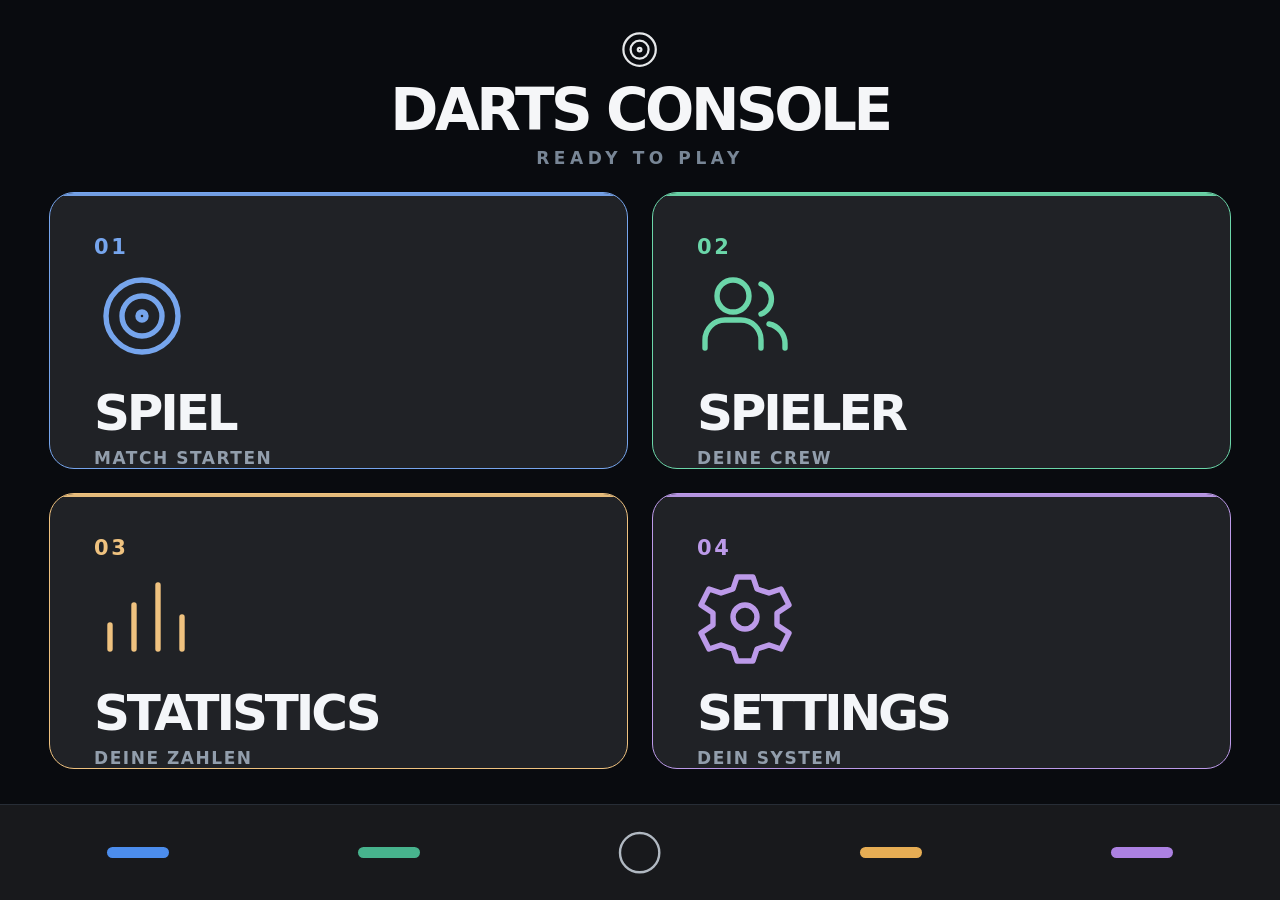
<file: web/index.html>
<!doctype html>
<!-- Main release: monochrome console, checkout guidance, victory and hardware controls. -->
<html lang="en">
<head>
<meta charset="utf-8">
<meta name="viewport" content="width=device-width,initial-scale=1">
<meta name="theme-color" content="#111214">
<title>Darts Console</title>
<style>:root{color-scheme:dark;font-family:"Segoe UI",Arial,sans-serif;background:#111214;color:#f5f5f5;--accent:#ffffff;--line:#333539;--muted:#adafb4}
*{box-sizing:border-box}
body{margin:0;min-height:100dvh}
button{font:inherit;color:inherit;cursor:pointer;touch-action:manipulation}
button:disabled{opacity:.4;cursor:not-allowed}
.console{width:100%;height:100dvh;display:flex;flex-direction:column;overflow:hidden;background:#111214}
header{display:flex;align-items:center;min-height:clamp(70px,10vw,108px);padding:0 4.4vw;flex-shrink:0}
.brand{font-weight:650;font-size:clamp(21px,3.3vw,36px);letter-spacing:-.05em;display:flex;align-items:center;gap:14px}
.brand-mark{width:12px;height:12px;border-radius:50%;background:var(--accent)}
.workspace{display:flex;flex-direction:column;flex:1;min-height:0}
main{min-height:0;min-width:0;flex:1;padding:4.4vw;overflow-y:auto;scrollbar-width:none;overscroll-behavior:contain}
main::-webkit-scrollbar{display:none}
h1{font-size:clamp(32px,6vw,66px);font-weight:600;letter-spacing:-.055em;line-height:1.08;margin:10px 0 18px}
.eyebrow{color:var(--muted);font-size:clamp(11px,1.7vw,18px);font-weight:550;letter-spacing:.08em}
.subtitle{color:var(--muted);font-size:clamp(16px,2.3vw,25px);line-height:1.45;margin:0 0 32px}
.home-heading{display:flex;align-items:end;justify-content:space-between;margin:1vw 0 3.2vw}
.home-heading h1{margin:0;font-size:clamp(40px,7.5vw,81px)}
.home-heading p{color:var(--muted);font-size:clamp(14px,2.1vw,23px);margin:0 0 .6vw}
.switch{display:flex;gap:12px;margin-bottom:24px}
.switch button{border:1px solid var(--line);background:transparent;padding:14px 24px;border-radius:50px;font-size:clamp(14px,2vw,22px);font-weight:550}
.switch button.on{background:#f5f5f5;border-color:#f5f5f5;color:#17181b}
.cards{display:grid;grid-template-columns:repeat(2,minmax(0,1fr));gap:16px}
.tile{position:relative;display:flex;flex-direction:column;align-items:flex-start;justify-content:flex-end;min-height:clamp(155px,22vw,238px);padding:clamp(20px,3vw,34px);text-align:left;border:1px solid #333539;border-radius:6px;background:#1b1d20;overflow:hidden}
.tile strong{font-size:clamp(26px,4.4vw,48px);font-weight:600;letter-spacing:-.05em;line-height:1.04;max-width:92%}
.tile.numeric strong{font-size:clamp(55px,9vw,98px);font-weight:550;letter-spacing:-.07em}
.tile small{font-size:clamp(14px,2vw,22px);color:var(--muted);margin-top:12px}
.tile .tile-arrow{position:absolute;right:25px;top:19px;color:#9599a2;font-size:32px;font-weight:400}
.tile.chosen{border-color:#7c8088}
.tile.focused{background:#f5f5f5;color:#17181b;outline:none!important;border-color:#f5f5f5}
.tile.focused small,.tile.focused .tile-arrow{color:#55585d}
.home-summary{display:flex;gap:24px;align-items:baseline;border-top:1px solid var(--line);padding-top:24px;margin-top:32px;color:var(--muted);font-size:clamp(16px,2.2vw,24px);line-height:1.5}
.home-summary strong{color:#f5f5f5;white-space:nowrap;font-weight:550}
.home-summary p{margin:0}
.primary,.action,.player,.rule{border:1px solid #44464b;background:#222428;border-radius:6px;font-size:clamp(17px,2.25vw,25px);padding:20px;font-weight:550}
.primary{width:100%;min-height:clamp(60px,8vw,88px);background:var(--accent);border-color:var(--accent);color:#17181b;font-weight:650}
.action{width:100%;display:flex;justify-content:space-between;align-items:center;text-align:left;margin-bottom:14px;gap:16px;min-height:72px}
.action span,.player span{color:var(--accent)}
.action.resume{background:transparent;margin-bottom:28px;border-color:#44464b}
.panel{padding:26px;border:1px solid var(--line);border-radius:6px;background:#1b1d20;margin-bottom:24px}
.panel h2{font-size:clamp(20px,2.65vw,29px);font-weight:550;margin:0 0 22px;letter-spacing:-.025em}
.panel p,.note{color:var(--muted);font-size:clamp(16px,2.2vw,24px);line-height:1.5}
.players{display:grid;grid-template-columns:1fr 1fr;gap:12px}
.player{display:flex;align-items:center;justify-content:space-between;text-align:left;min-width:0;overflow-wrap:anywhere}
.player.checked,.rule.checked{background:#36383d;border-color:var(--accent)}
.rules{display:grid;grid-template-columns:repeat(3,minmax(0,1fr));gap:12px}
.rule{text-align:center;min-height:66px}
.segments{display:grid;grid-template-columns:repeat(4,minmax(0,1fr));gap:12px}
.letters{display:grid;grid-template-columns:repeat(auto-fit,minmax(56px,1fr));gap:10px}
.note{padding:18px;border-left:3px solid var(--accent);background:#25272b;margin:24px 0}
.focused{outline:3px solid var(--accent);outline-offset:-3px}
.primary.focused{outline-color:#44464b;outline-offset:-6px}
button:focus-visible{outline:3px solid var(--accent);outline-offset:-3px}
footer{display:grid;grid-template-columns:repeat(5,minmax(0,1fr));align-items:center;gap:8px;min-height:clamp(76px,10vw,108px);border-top:1px solid var(--line);padding:14px 3vw;flex-shrink:0;background:#181a1d}
.hint{display:flex;align-items:center;justify-content:center;gap:10px;font-size:clamp(11px,1.6vw,18px);font-weight:550;color:#c2c4c9;white-space:nowrap}
.hint small{display:none}
.key{display:grid;place-items:center;border:1px solid #55585d;border-radius:5px;width:34px;height:34px;font-size:20px;color:#e5e6e8}
.key.round{border-radius:50%;border-color:var(--accent);color:var(--accent)}
.console[data-view="game"] nav{display:none}
.game-heading{display:flex;align-items:end;justify-content:space-between;gap:20px;margin-bottom:26px}
.game-heading h1{margin-bottom:0}
.game-meta{color:var(--muted);font-size:clamp(16px,2.2vw,24px);text-align:right}
.score-hero{background:#ededee;color:#17181b;padding:3.6vw;border-radius:6px;margin-bottom:24px;min-height:59vw;display:grid;grid-template-rows:auto auto 1fr auto auto}
.pill{font-size:clamp(12px,1.6vw,18px);letter-spacing:.08em;font-weight:650}
.score-hero strong{font-size:clamp(35px,6vw,66px);letter-spacing:-.04em;margin-top:16px;font-weight:600}
.big-score{font-size:clamp(100px,23vw,252px);letter-spacing:-.04em;line-height:1.15;font-weight:650;font-variant-numeric:tabular-nums;align-self:center}
.word-score{font-size:15vw}
.caption{font-size:clamp(12px,1.7vw,19px);letter-spacing:.08em;color:#55585d;font-weight:600}
.dart-slots{display:grid;grid-template-columns:repeat(3,1fr);gap:12px;margin-top:24px}
.dart-slots div{padding:16px 8px;border:1px solid #b6b8be;text-align:center;font-size:clamp(20px,3vw,33px);font-weight:650;border-radius:5px}
.dart-slots small{display:block;color:#62656b;font-size:clamp(11px,1.5vw,17px);margin-bottom:8px;letter-spacing:.08em}
.dart-slots .empty{color:#999ca4;border-style:dashed}
.score-row{display:flex;align-items:center;justify-content:space-between;gap:14px;padding:18px;border-bottom:1px solid var(--line);font-size:clamp(18px,2.6vw,29px)}
.score-row:last-child{border:0}
.score-row.active{background:#303238;border-radius:5px}
.score-row strong{font-size:clamp(22px,3.3vw,36px);font-weight:600}
.score-row.active strong{color:var(--accent)}
.marks{display:block;font-size:.7em;line-height:1.5;color:var(--muted);margin-top:6px}
.standings h2{font-size:18px;color:var(--muted)}
.match-actions{display:grid;grid-template-columns:1fr 1fr;gap:12px}
.match-actions button{margin:0}
.match-actions .primary,.match-actions .action:last-child:nth-child(even){grid-column:1/-1}
@media(max-width:600px){
  nav{gap:0}.nav{padding:15px 4px;min-height:56px}
  main{padding:5vw}.home-heading{align-items:start;flex-direction:column;gap:12px}
  .switch button{padding:10px 16px}.cards{gap:10px}.tile{padding:18px}.tile .tile-arrow{right:15px;top:10px;font-size:24px}
  .home-summary{gap:14px}.action,.rule,.player{padding:14px}.panel{padding:18px}
  .rules{gap:8px}.hint{flex-direction:column;gap:5px}.key{width:25px;height:25px;font-size:16px}
  .game-heading{gap:10px}.score-hero{padding:24px;min-height:390px}.dart-slots{gap:8px}
}
@media(prefers-reduced-motion:no-preference){
  button{transition:background-color 120ms,color 120ms,border-color 120ms}
}header{min-height:120px;border-bottom:0}
.brand{font-size:28px;color:#a9adb6;letter-spacing:-.03em}
.brand-mark{display:none}
.home-heading{margin:20px 0 42px}
.home-heading h1{font-size:clamp(38px,6.8vw,74px);font-weight:550}
.tile{border:0;border-radius:12px;min-height:clamp(170px,26vw,282px);padding:32px}
.tile .tile-arrow{display:none}
.tile.chosen{box-shadow:inset 0 0 0 1px #6d727c}
.tile.focused{box-shadow:none}
.tile strong{font-weight:550}
.home-summary{border:0;margin-top:30px;padding-top:0}
.switch{margin-bottom:28px}
.switch button{border-radius:7px}
footer{grid-template-columns:1fr 1fr 1.25fr 1fr 1fr;padding:0 24px;gap:8px;min-height:132px;background:#181a1d}
.softkey{height:100%;min-height:100px;border:0;background:transparent;display:flex;flex-direction:column;align-items:center;justify-content:center;gap:12px;font-size:24px;font-weight:600}
.softkey small{font-size:12px;letter-spacing:.1em;color:#92969e;font-weight:500}
.encoder-hint{display:flex;align-items:center;justify-content:center;gap:12px;font-size:16px;color:#c7cad0}
.encoder-hint small{display:block;margin-top:7px;font-size:14px;color:#92969e}
.encoder-dot{width:38px;height:38px;border:2px solid #80858f;border-radius:50%;flex-shrink:0}
@media(max-width:600px){
 header{min-height:80px}.brand{font-size:22px}.tile{padding:22px}
 footer{padding:0 8px;min-height:96px;gap:2px}.softkey{font-size:14px;min-height:90px}.softkey small{font-size:9px}
 .encoder-hint{font-size:10px;gap:4px}.encoder-hint small{font-size:9px}.encoder-dot{width:22px;height:22px}
}
header{justify-content:space-between;gap:24px}
#match-heading{font-size:clamp(22px,3.4vw,38px);font-weight:600;text-align:right;letter-spacing:-.035em}
.console[data-view="game"] main{padding-top:10px}
.game-meta{text-align:center;margin:0 0 26px;font-size:24px}
.score-hero{text-align:center;min-height:760px;padding:34px 28px;grid-template-rows:auto auto 1fr auto auto}
.score-hero strong{font-size:clamp(38px,6vw,66px)}
.big-score{font-size:clamp(130px,29vw,314px);line-height:1.1;letter-spacing:-.045em}
.big-score.word-score{font-size:18vw}
.dart-slots{margin-top:36px;gap:16px}
.dart-slot{min-height:200px;background:transparent;border:1px solid #aaaeb5;border-radius:10px;color:#16181c;display:flex;flex-direction:column;align-items:center;justify-content:center;gap:14px;padding:20px 6px}
.dart-slot small{font-size:24px;letter-spacing:.06em;font-weight:550}
.dart-slot span{font-size:clamp(36px,7vw,76px);font-weight:650;letter-spacing:-.04em}
.dart-slot.empty{color:#747982;border-style:dashed}
.dart-slot:disabled{opacity:.6}
.dart-slot.focused{outline:3px solid #17191d;outline-offset:-3px}
.standings .score-row{padding:12px 18px}
@media(max-width:600px){
 .game-meta{font-size:16px;margin-bottom:20px}.score-hero{min-height:520px;padding:24px 14px}
 .dart-slot{min-height:130px}.dart-slot small{font-size:16px}.dart-slots{gap:8px}
}

/* Match-focused layout: preserve the neutral monochrome design. */
.console[data-view="game"] header{min-height:58px;padding:0 20px}
.console[data-view="game"] .brand{font-size:19px}
.console[data-view="game"] #match-heading{font-size:20px}
.console[data-view="game"] main{padding:6px 12px 12px;overflow-y:auto}
.console[data-view="game"] footer{min-height:76px;padding:0 9px}
.console[data-view="game"] .softkey{min-height:68px;font-size:16px;gap:5px}
.console[data-view="game"] .softkey small{font-size:10px}
.console[data-view="game"] .encoder-hint{font-size:12px}
.console[data-view="game"] .encoder-hint small{font-size:10px;margin-top:3px}
.console[data-view="game"] .encoder-dot{width:27px;height:27px}
.console[data-view="game"] .game-meta{font-size:clamp(12px,2vw,17px);margin:2px 0 8px;text-align:center;color:#b3b5b9}
.console[data-view="game"] .score-hero{min-height:clamp(320px,48dvh,590px);margin:0 0 10px;padding:12px 8px 10px;border-radius:12px;display:flex;flex-direction:column;align-items:center;justify-content:space-between;text-align:center;background:#ededee;color:#17181b}
.console[data-view="game"] .score-hero .pill{font-size:clamp(10px,1.5vw,15px);padding-top:3px;color:#575b60}
.console[data-view="game"] .score-hero strong{font-size:clamp(23px,4.8vw,43px);margin:2px 0 0;line-height:1.08}
.console[data-view="game"] .big-score{width:100%;font-size:clamp(110px,39vw,520px);font-weight:750;letter-spacing:-.075em;line-height:.92;margin:auto 0;text-align:center;font-variant-numeric:tabular-nums}
.console[data-view="game"] .big-score.word-score{font-size:clamp(82px,20vw,240px);letter-spacing:-.045em}
.console[data-view="game"] .caption{font-size:clamp(12px,1.8vw,18px);padding-bottom:3px;color:#56595f}
.console[data-view="game"] .turn-header{display:flex;align-items:baseline;justify-content:space-between;gap:8px;margin:4px 2px 8px;color:#c4c5c8;font-size:clamp(13px,2vw,18px);font-weight:600}
.console[data-view="game"] .turn-header strong{font-size:clamp(24px,5vw,48px);color:#f5f5f5;letter-spacing:-.04em}
.console[data-view="game"] .dart-slots{display:grid;grid-template-columns:repeat(3,minmax(0,1fr));gap:8px;margin:0 0 10px}
.console[data-view="game"] .dart-slot{min-width:0;min-height:clamp(92px,13dvh,142px);padding:7px 3px;gap:5px;background:#24262a;border:1px solid #50535a;color:#f5f5f5;border-radius:8px}
.console[data-view="game"] .dart-slot small{font-size:clamp(11px,1.8vw,16px);color:#b5b8bc}
.console[data-view="game"] .dart-slot span{font-size:clamp(29px,7.5vw,86px);font-weight:700;line-height:1.1;letter-spacing:-.04em}
.console[data-view="game"] .dart-slot.recorded{border-color:#e9e9ea;background:#34363b}
.console[data-view="game"] .dart-slot.empty{color:#777b81;border-style:dashed}
.console[data-view="game"] .standings{padding:8px 12px;margin-bottom:10px}
.console[data-view="game"] .standings h2{font-size:14px;margin:0 0 4px}
.console[data-view="game"] .standings .score-row{padding:6px 8px;font-size:clamp(15px,2.4vw,24px)}
.console[data-view="game"] .standings .score-row strong{font-size:clamp(20px,3.3vw,33px)}
.console[data-view="game"] .match-actions{gap:8px;margin-bottom:6px}
.console[data-view="game"] .match-actions button{min-height:48px;padding:10px;font-size:14px}
.throw-flash{position:fixed;inset:0;z-index:100;display:flex;align-items:center;justify-content:center;background:rgba(12,13,15,.91);pointer-events:none;text-align:center;animation:flashOut 1600ms ease-out forwards}
.throw-flash-inner{display:flex;flex-direction:column;align-items:center;gap:8px;animation:flashIn 1600ms ease-out forwards}
.throw-flash-label{font-size:clamp(18px,4vw,36px);font-weight:600;color:#c6c7ca;letter-spacing:.12em}
.throw-flash-hit{font-size:clamp(72px,35vw,490px);font-weight:750;line-height:1.05;letter-spacing:-.055em;color:#fff;white-space:nowrap;max-width:100%;}
.throw-flash-points{font-size:clamp(26px,7vw,68px);font-weight:650;color:#f5f5f5}
@keyframes flashIn{0%{opacity:0;transform:scale(.7)}25%{opacity:1;transform:scale(1.06)}55%{transform:scale(1)}85%{opacity:1}100%{opacity:0}}
@keyframes flashOut{0%{opacity:0}15%{opacity:1}75%{opacity:1}100%{opacity:0}}
@media(max-width:600px){
 .console[data-view="game"] header{min-height:45px;padding:0 10px}
 .console[data-view="game"] .brand{font-size:15px}
 .console[data-view="game"] #match-heading{font-size:16px}
 .console[data-view="game"] footer{min-height:58px;padding:0 4px}
 .console[data-view="game"] .softkey{min-height:52px;font-size:12px;gap:3px}
 .console[data-view="game"] .softkey small{font-size:8px}
 .console[data-view="game"] .encoder-hint{font-size:9px}
 .console[data-view="game"] .encoder-dot{width:19px;height:19px}
 .console[data-view="game"] .score-hero{min-height:clamp(295px,47dvh,480px)}
 .console[data-view="game"] .big-score{font-size:clamp(105px,39vw,320px)}
}
@media(prefers-reduced-motion:reduce){.throw-flash,.throw-flash-inner{animation:none}.throw-flash{background:rgba(12,13,15,.96)}}

/* Compact portrait game screen. Rules live in the header, not a separate row. */
.console[data-view="game"] header{display:grid;grid-template-columns:minmax(0,1fr) auto auto;align-items:center;gap:clamp(6px,2vw,18px);min-height:clamp(43px,6dvh,65px);padding:0 12px;border-bottom:1px solid #303237}
#match-context{display:none}
.console[data-view="game"] #match-context{display:block;color:#b9bbc0;font-size:clamp(9px,2.4vw,16px);font-weight:600;white-space:nowrap}
.console[data-view="game"] .brand{font-size:clamp(13px,3.6vw,20px);white-space:nowrap}
.console[data-view="game"] #match-heading{font-size:clamp(15px,3.5vw,21px)}
.console[data-view="game"] .game-meta{margin:0 0 5px;font-size:12px}
.console[data-view="game"] main{padding:8px 10px 12px}
.console[data-view="game"] .score-hero{box-sizing:border-box;height:clamp(222px,31dvh,355px);min-height:0;max-height:none;padding:9px 8px 7px;margin:0 0 11px;display:flex;align-items:center;justify-content:space-between;flex-direction:column}
.console[data-view="game"] .throwing-line{display:flex;align-items:baseline;justify-content:center;flex-wrap:nowrap;gap:8px;white-space:nowrap;max-width:100%;font-size:clamp(11px,2.8vw,18px);font-weight:700;letter-spacing:.04em;color:#4d5056}
.console[data-view="game"] .throwing-line strong{font-size:clamp(20px,5vw,33px);font-weight:750;margin:0;color:#17181b;overflow:hidden;text-overflow:ellipsis;white-space:nowrap}
.console[data-view="game"] .big-score{width:100%;flex:1;display:flex;align-items:center;justify-content:center;line-height:.9;margin:0;min-height:0}
.console[data-view="game"] .caption{padding:0;font-size:clamp(10px,2.6vw,15px)}
.console[data-view="game"] .dart-slot{min-height:clamp(79px,11dvh,116px)}
.console[data-view="game"] .dart-slot.recorded{background:#ededee;border-color:#ededee;color:#141517}
.console[data-view="game"] .dart-slot.recorded small{color:#4f5156}
.console[data-view="game"] .dart-slot.ready{border:2px solid #e0e1e4;background:#292b30;color:#fff}
.console[data-view="game"] .standings .score-row.active{background:#ededee;color:#17181b;border-radius:6px;font-weight:700}
.console[data-view="game"] .standings .score-row.active strong{color:#17181b}
.console[data-view="game"] .standings .score-row.active .marks{color:#50535a}
.console[data-view="game"] .on-turn{display:inline-block;background:#202226;color:#fff;padding:3px 6px;border-radius:4px;margin-right:9px;font-size:clamp(9px,1.7vw,12px);font-weight:750;letter-spacing:.03em;vertical-align:middle}
.console[data-view="game"] .match-actions{display:block;margin:0 0 5px}
.console[data-view="game"] .match-actions .match-options{display:flex;align-items:center;justify-content:space-between;gap:12px;width:100%;min-height:58px;border:1px solid #85878d;background:#25272b;padding:12px 16px;margin:0;color:#f5f5f5}
.console[data-view="game"] .match-options-title{font-size:clamp(13px,2.8vw,20px);font-weight:750;letter-spacing:.02em}
.console[data-view="game"] .match-options-subtitle{font-size:clamp(10px,2vw,15px);font-weight:500;color:#c1c3c7;text-align:right}
@media(max-width:600px){
 .console[data-view="game"] header{min-height:46px;padding:0 9px;gap:5px}
 .console[data-view="game"] .brand{font-size:clamp(12px,3.3vw,15px)}
 .console[data-view="game"] #match-context{font-size:clamp(9px,2.2vw,12px)}
 .console[data-view="game"] #match-heading{font-size:clamp(14px,3.3vw,17px)}
 .console[data-view="game"] .score-hero{height:clamp(220px,31dvh,295px);min-height:0}
 .console[data-view="game"] .dart-slot{min-height:80px}
 .console[data-view="game"] .standings{margin-bottom:8px}
}


/* Finish assistance and a dedicated victory experience. */
.checkout-advice{display:flex;align-items:center;justify-content:space-between;gap:9px;border:1px solid #767980;background:#27292d;border-radius:9px;padding:12px 14px;margin:10px 0}
.checkout-advice .checkout-heading{display:block;color:#bbbdc2;font-size:clamp(10px,1.8vw,14px);font-weight:750;letter-spacing:.11em}
.checkout-advice .checkout-route{display:block;color:#fff;font-size:clamp(20px,5.2vw,38px);font-weight:750;letter-spacing:-.035em;white-space:nowrap}
.checkout-advice .checkout-small{font-size:clamp(10px,2vw,14px);color:#c6c8ce;text-align:right;max-width:35%}
.winner-card{text-align:center;background:#ededee;color:#16171a;border-radius:12px;border:1px solid white;padding:clamp(22px,5vw,48px) 14px;margin:8px 0 14px;overflow:hidden}
.winner-icon{font-size:clamp(36px,8vw,72px)}
.winner-label{font-size:clamp(13px,3vw,22px);letter-spacing:.2em;font-weight:800;margin-top:12px}
.winner-name{font-size:clamp(54px,14vw,122px);font-weight:900;line-height:1.1;letter-spacing:-.06em;overflow-wrap:anywhere;margin:15px 0}
.winner-sub{font-size:clamp(16px,3vw,25px);color:#4c4d51}
.victory-overlay{position:fixed;inset:0;z-index:130;background:#101114;display:flex;justify-content:center;align-items:center;flex-direction:column;pointer-events:none;overflow:hidden;text-align:center;animation:victoryBackground 3400ms forwards}
.victory-overlay .victory-title{z-index:2;font-size:clamp(25px,6vw,55px);font-weight:700;letter-spacing:.22em;color:#d5d5d8}
.victory-overlay .victory-name{z-index:2;font-size:clamp(70px,19vw,180px);font-weight:900;letter-spacing:-.06em;line-height:1.08;color:white;max-width:92vw;overflow-wrap:anywhere;animation:victoryPop 3400ms ease-out forwards}
.victory-overlay .victory-footer{z-index:2;font-size:clamp(18px,4vw,35px);color:#c8c9cb;margin-top:12px}
.victory-particle{position:absolute;top:-10%;left:var(--left);width:var(--size);height:calc(var(--size)*1.8);border-radius:2px;background:var(--shade);opacity:.8;animation:falling var(--duration) ease-in forwards;animation-delay:var(--delay)}
@keyframes falling{0%{transform:translate3d(0,-15vh,0) rotate(0)}100%{transform:translate3d(var(--drift),115vh,0) rotate(750deg)}}
@keyframes victoryPop{0%{opacity:0;transform:scale(.5)}20%{opacity:1;transform:scale(1.1)}35%,80%{opacity:1;transform:scale(1)}100%{opacity:0}}
@keyframes victoryBackground{0%,75%{opacity:1}100%{opacity:0}}
@media(prefers-reduced-motion:reduce){.victory-particle{display:none}.victory-overlay,.victory-overlay .victory-name{animation:none}}


/* Checkout routes are previews inside the existing physical dart slots. */
.console[data-view="game"] .checkout-inline-label{display:flex;justify-content:space-between;gap:8px;align-items:center;margin:0 2px 7px;color:#e7c978;font-size:clamp(10px,1.8vw,14px);font-weight:750;letter-spacing:.04em}
.console[data-view="game"] .checkout-inline-label span:last-child{color:#aeb0b6;font-size:clamp(9px,1.5vw,12px);font-weight:500;letter-spacing:0}
.console[data-view="game"] .dart-slot.suggested{background:#393426;border:2px solid #e7c978;color:#ffdf8a}
.console[data-view="game"] .dart-slot.suggested small{color:#e7c978}
.console[data-view="game"] .dart-slot.suggested span{color:#ffe19b}
.console[data-view="game"] .winner-actions{display:grid;grid-template-columns:1fr;gap:12px;margin:0 0 18px}
.console[data-view="game"] .winner-actions .primary{margin:0}
.console[data-view="game"] .winner-actions .winner-home{background:#24262b;color:#f4f4f4;border:1px solid #85878d;text-align:center;justify-content:center;min-height:clamp(60px,8vw,88px);font-size:clamp(17px,2.25vw,25px)}


/* Offline kiosk updater uses the same unobtrusive settings styling. */
.update-status{font-size:clamp(14px,2vw,19px)!important;color:#d2d3d6!important;line-height:1.4!important}

/* Portrait match layout — fill the display, keep the scoreboard dominant. */
.console[data-view="game"] header{
  min-height:clamp(48px,5.5dvh,88px);
  padding:0 clamp(14px,2.5vw,28px);
  gap:clamp(8px,2vw,22px);
}
.console[data-view="game"] .brand{font-size:clamp(15px,2vw,25px)}
.console[data-view="game"] #match-context{font-size:clamp(11px,1.7vw,18px)}
.console[data-view="game"] #match-heading{font-size:clamp(18px,2.6vw,29px)}
.console[data-view="game"] main{
  padding:clamp(10px,1.4dvh,24px) clamp(14px,2.3vw,28px) 16px;
  display:flex;
  flex-direction:column;
  gap:clamp(8px,1dvh,16px);
}
.console[data-view="game"] .score-hero{
  flex:0 0 auto;
  height:clamp(360px,41.5dvh,850px);
  min-height:0;
  max-height:none;
  width:100%;
  margin:0;
  padding:clamp(18px,2.8dvh,40px) clamp(12px,2vw,26px);
  border-radius:9px;
  background:#ededee;
}
.console[data-view="game"] .throwing-line{
  gap:12px;
  font-size:clamp(14px,1.8vw,22px);
  letter-spacing:.07em;
}
.console[data-view="game"] .throwing-line strong{
  font-size:clamp(22px,3.2vw,42px);
  font-weight:750;
  letter-spacing:-.035em;
}
.console[data-view="game"] .big-score{
  width:100%;
  max-width:100%;
  flex:1 1 auto;
  min-height:0;
  overflow:visible;
  margin:0;
  line-height:.9;
  font-weight:800;
  letter-spacing:-.075em;
  font-variant-numeric:tabular-nums;
  white-space:nowrap;
}
.console[data-view="game"] .caption{
  font-size:clamp(12px,1.55vw,19px);
  letter-spacing:.13em;
  padding:0;
}
.console[data-view="game"] .turn-header{
  flex:0 0 auto;
  margin:0;
  padding:3px 3px 0;
  font-size:clamp(15px,1.85vw,23px);
}
.console[data-view="game"] .turn-header strong{
  font-size:clamp(27px,4vw,49px);
  line-height:1;
}
.console[data-view="game"] .dart-slots{
  flex:0 0 auto;
  width:100%;
  gap:clamp(8px,1.2vw,16px);
  margin:0;
}
.console[data-view="game"] .dart-slot{
  min-height:clamp(120px,14.8dvh,285px);
  padding:clamp(12px,1.8dvh,26px) 6px;
  gap:clamp(10px,1.6dvh,22px);
  background:#232529;
  border:1px solid #5b5d63;
  border-radius:9px;
}
.console[data-view="game"] .dart-slot small{
  font-size:clamp(13px,1.8vw,22px);
  letter-spacing:.09em;
}
.console[data-view="game"] .dart-slot span{
  font-size:clamp(44px,7.6vw,100px);
  line-height:1;
}
.console[data-view="game"] .dart-slot.recorded{
  background:#ededee;
  color:#17181b;
  border-color:#ededee;
}
.console[data-view="game"] .dart-slot.ready{background:#292b30}
.console[data-view="game"] .standings{
  flex:0 0 auto;
  padding:clamp(10px,1.3dvh,18px) clamp(12px,1.8vw,22px);
  margin:0;
  background:#1c1e22;
  border:1px solid #34363a;
  border-radius:9px;
}
.console[data-view="game"] .standings h2{
  margin:0 0 10px;
  font-size:clamp(13px,1.7vw,20px);
  font-weight:650;
  letter-spacing:.07em;
  text-transform:uppercase;
}
.console[data-view="game"] .standings .score-row{
  min-height:clamp(42px,4.5dvh,78px);
  padding:8px 12px;
  font-size:clamp(19px,2.5vw,31px);
}
.console[data-view="game"] .standings .score-row strong{
  font-size:clamp(27px,3.7vw,45px);
  font-variant-numeric:tabular-nums;
}
.console[data-view="game"] .match-actions{
  flex:0 0 auto;
  display:block;
  margin:0;
}
.console[data-view="game"] .match-actions .match-options{
  min-height:clamp(44px,5dvh,76px);
  padding:10px clamp(12px,1.7vw,22px);
  border-color:#42454b;
  background:#1c1e22;
}
.console[data-view="game"] .match-options-title{
  font-size:clamp(15px,1.9vw,23px);
  font-weight:650;
}
.console[data-view="game"] .match-options-subtitle{
  font-size:clamp(11px,1.5vw,18px);
}
.console[data-view="game"] .checkout-inline-label{
  flex:0 0 auto;
  margin:2px 2px 0;
}
.console[data-view="game"] footer{
  min-height:clamp(68px,7.5dvh,125px);
  padding:0 clamp(8px,1.5vw,20px);
}
.console[data-view="game"] .softkey{
  min-height:clamp(62px,7dvh,112px);
  font-size:clamp(16px,2.2vw,25px);
}
.console[data-view="game"] .softkey small{
  font-size:clamp(10px,1.3vw,16px);
}
.console[data-view="game"] .encoder-hint{
  font-size:clamp(12px,1.5vw,19px);
}
.console[data-view="game"] .encoder-hint small{
  font-size:clamp(10px,1.2vw,16px);
}
/* Short landscape/desktop windows retain a scrollable match, not clipped controls. */
@media(max-height:850px) and (min-aspect-ratio:3/4){
  .console[data-view="game"] .score-hero{height:clamp(275px,47dvh,530px)}
  .console[data-view="game"] .dart-slot{min-height:100px}
}


/* Encoder focus: one selected control, with a distinct outline.
   A free dart is the next action, but its standby border is NOT focus. */
.console[data-view="game"] .dart-slot.ready{
  border:1px solid #686b72;
  background:#24262a;
}
.console[data-view="game"] button[data-nav].focused,
.console[data-view="game"] button[data-nav]:focus-visible{
  outline:4px solid #fff!important;
  outline-offset:-5px!important;
  box-shadow:0 0 0 2px #111214!important;
  position:relative;
  z-index:2;
}
.console[data-view="game"] .dart-slot.recorded.focused,
.console[data-view="game"] .dart-slot.recorded:focus-visible{
  outline-color:#161719!important;
  box-shadow:inset 0 0 0 2px #fff!important;
}
.console[data-view="game"] .match-options.focused{
  background:#36383d!important;
  border-color:#fff!important;
}


/* Four-key home screen. All other console screens remain unchanged. */
.console[data-view="home"] header{display:none}
.console[data-view="home"] main{padding:0;overflow:hidden}
.console[data-view="home"] .workspace{min-height:0}
.console[data-view="home"] footer{height:clamp(76px,12dvh,132px);min-height:0;padding:0 clamp(12px,3vw,28px);background:#18191c;grid-template-columns:1fr 1fr 1.22fr 1fr 1fr;gap:clamp(6px,2vw,16px)}
.home-screen{height:100%;display:flex;flex-direction:column;min-height:0;background:#111214}
.home-brand{height:16%;min-height:80px;flex-shrink:0;display:flex;flex-direction:column;align-items:center;justify-content:center;gap:7px}
.home-brand svg{height:clamp(25px,4.2dvh,45px);width:clamp(25px,4.2dvh,45px)}
.home-brand strong{font-size:clamp(19px,3.7vw,35px);letter-spacing:.08em;font-weight:700}
.home-brand small{font-size:clamp(10px,1.5vw,14px);letter-spacing:.22em;color:#858993}
.home-grid{display:grid;grid-template-columns:repeat(2,minmax(0,1fr));grid-template-rows:repeat(2,minmax(0,1fr));flex:1;min-height:0;gap:clamp(14px,3.7vw,30px);padding:clamp(8px,1.5dvh,16px) clamp(20px,4.7vw,44px) clamp(20px,3dvh,40px)}
.home-option{background:#202226;border:1px solid #383a40;border-radius:clamp(10px,1.7vw,16px);color:#f7f7f8;display:flex;flex-direction:column;justify-content:center;align-items:center;gap:clamp(12px,3dvh,28px);font-weight:650;font-size:clamp(19px,3.3vw,34px);letter-spacing:-.025em;position:relative;min-height:0;min-width:0}
.home-option svg{width:clamp(38px,8vw,66px);height:clamp(38px,8vw,66px);stroke:var(--menu-color);fill:none;stroke-width:1.8;stroke-linecap:round;stroke-linejoin:round}
.home-option:after{content:"";position:absolute;bottom:clamp(14px,2.4dvh,25px);height:5px;width:42%;border-radius:5px;background:var(--menu-color)}
.home-option:focus-visible{outline:3px solid var(--menu-color);outline-offset:2px}
.home-option:active{background:#2d3035}
.home-indicator{width:100%;height:clamp(7px,1.2dvh,12px);border:0;border-radius:4px;padding:0}
.home-encoder{display:grid;place-items:center;height:100%;pointer-events:none}
.home-encoder svg{height:clamp(37px,5.7dvh,56px);width:clamp(37px,5.7dvh,56px)}
.darts-intro{position:fixed;inset:0;background:#101114;z-index:9999;display:flex;align-items:center;justify-content:center;flex-direction:column;gap:clamp(13px,2.7dvh,26px);animation:dartsIntroExit .55s 1.95s ease-in-out forwards;pointer-events:none}
.darts-intro svg{width:clamp(90px,18vw,160px);height:clamp(90px,18vw,160px);opacity:0;animation:dartsIntroLogo .8s .12s cubic-bezier(.18,.72,.25,1.2) forwards}
.darts-intro strong{font-size:clamp(38px,7vw,70px);font-weight:750;letter-spacing:.14em;opacity:0;animation:dartsIntroText .5s .55s ease forwards}
.darts-intro span{font-size:clamp(15px,2.8vw,27px);letter-spacing:.27em;color:#b1b1b7;opacity:0;animation:dartsIntroText .5s .8s ease forwards}
@keyframes dartsIntroLogo{from{opacity:0;transform:scale(.64) rotate(-20deg)}to{opacity:1;transform:scale(1) rotate(0)}}
@keyframes dartsIntroText{from{opacity:0;transform:translateY(16px)}to{opacity:1;transform:translateY(0)}}
@keyframes dartsIntroExit{to{opacity:0;visibility:hidden}}
@media(prefers-reduced-motion:reduce){.darts-intro{animation:dartsIntroExit .01s .3s forwards}.darts-intro svg,.darts-intro strong,.darts-intro span{animation-duration:.01s;animation-delay:0s}}

/* Unified game library: hardware footer owns the quick/all filter. */
.console[data-view="play"] main{padding:clamp(12px,2.7vw,28px);overflow-y:auto}
.console[data-view="play"] .library-grid{display:grid;grid-template-columns:repeat(2,minmax(0,1fr));gap:clamp(12px,2.8vw,24px)}
.console[data-view="play"] .library-tile{display:flex;flex-direction:column;align-items:flex-start;justify-content:center;text-align:left;gap:clamp(8px,1.3dvh,18px);padding:clamp(17px,3.1vw,32px);min-height:clamp(170px,23dvh,270px);background:#202226;border:1px solid #3a3c42;border-radius:12px;overflow-wrap:anywhere}
.console[data-view="play"] .library-tile strong{font-size:clamp(24px,4.6vw,48px);font-weight:650;letter-spacing:-.04em;line-height:1.04}
.console[data-view="play"] .library-tile small{color:#aeb1b7;font-size:clamp(13px,1.9vw,20px);line-height:1.3}
.console[data-view="play"] .library-icon svg{display:block;width:clamp(28px,4.3vw,48px);height:clamp(28px,4.3vw,48px)}
.console[data-view="play"] .library-tile.chosen{border-color:#a0a3ab}
.console[data-view="play"] .library-tile.focused{background:#eeeeee;color:#17181b}
.console[data-view="play"] .library-tile.focused small{color:#565960}
.console[data-view="play"] .library-key{font-size:clamp(10px,2vw,20px);padding:0 3px}
.console[data-view="play"] footer{min-height:clamp(76px,10dvh,115px)}
.mode-info{max-width:820px;margin:0 auto;padding:clamp(10px,2vw,22px) 0 30px}
.mode-info-summary{font-size:clamp(19px,3.2vw,32px);line-height:1.4;margin:0 0 clamp(30px,5dvh,56px);color:#e5e6e8}
.mode-info .panel p{color:#e2e3e7;line-height:1.65}

/* Minimal game library: names only, same layout for every game mode. */
.console[data-view="play"] .library-tile{
  display:flex;align-items:center;justify-content:center;text-align:center;
  padding:clamp(14px,3.5vw,34px);gap:0;
  min-height:clamp(170px,23dvh,270px);
  transition:background .12s ease,border-color .12s ease
}
.console[data-view="play"] .library-tile strong{
  font-size:clamp(25px,4.4vw,46px);
  font-weight:650;letter-spacing:-.045em;line-height:1.12;
  overflow-wrap:normal;hyphens:none;max-width:100%
}
.console[data-view="play"] .library-tile.chosen{border-color:#555960}
.console[data-view="play"] .library-tile.focused{border-color:#fff}
.console[data-view="mode-info"] main{padding:clamp(20px,4vw,48px);overflow-y:auto}
.mode-info{max-width:780px;margin:auto;padding:0 0 clamp(25px,4dvh,50px)}
.mode-info-hero{padding:clamp(16px,3.4vw,34px) 0 clamp(30px,5dvh,60px);border-bottom:1px solid #3a3c42}
.mode-info-kicker{display:flex;align-items:center;gap:13px;color:#a3a7b0;font-size:clamp(12px,1.7vw,16px);font-weight:600;letter-spacing:.17em}
.mode-info-kicker-line{height:2px;width:25px;background:#fafafa;display:inline-block}
.mode-info-emblem{width:clamp(65px,10vw,98px);height:clamp(65px,10vw,98px);display:grid;place-items:center;border:1px solid #41444a;background:#24262a;border-radius:18px;margin:clamp(27px,4dvh,48px) 0 clamp(20px,3dvh,35px)}
.mode-info-emblem svg{width:53%;height:53%;color:white}
.mode-info-hero h1{font-size:clamp(40px,8vw,84px);letter-spacing:-.06em;line-height:1.02;margin:0 0 clamp(17px,2.7dvh,30px);font-weight:750;overflow-wrap:anywhere}
.mode-info .mode-info-summary{font-size:clamp(19px,3vw,29px);line-height:1.42;color:#bfc2c8;margin:0;max-width:30ch}
.mode-info-rules{padding:clamp(30px,5dvh,58px) 0 clamp(20px,4dvh,46px)}
.mode-info-section-title{display:flex;align-items:center;gap:20px;margin-bottom:clamp(19px,3dvh,35px)}
.mode-info-number{font-size:clamp(12px,1.6vw,15px);letter-spacing:.08em;color:#9ba0a9;border:1px solid #45484e;border-radius:6px;padding:8px 10px}
.mode-info-section-title h2{font-size:clamp(23px,4vw,37px);font-weight:700;margin:0;letter-spacing:-.04em}
.mode-info-rule{display:grid;grid-template-columns:30px minmax(0,1fr);gap:clamp(14px,2.5vw,22px);padding:clamp(14px,2.6dvh,24px) 0;border-bottom:1px solid #303238}
.mode-info-rule-index{font-size:12px;color:#7f858e;font-weight:650;padding-top:5px}
.mode-info-rule p{font-size:clamp(16px,2.5vw,23px);line-height:1.5;color:#e5e6e9;margin:0}
.mode-info-cta{padding-top:clamp(12px,2dvh,26px)}
.mode-info-cta .primary{width:100%;min-height:clamp(68px,9dvh,92px);display:flex;align-items:center;justify-content:space-between;padding:18px clamp(20px,3vw,32px);font-weight:700;letter-spacing:.035em;font-size:clamp(17px,2.5vw,24px)}
.mode-info-cta .primary span{font-size:1.5em;font-weight:400}
/* Info uses four physical buttons; encoder inactive. */
.console[data-view="mode-info"] footer{min-height:clamp(76px,10dvh,115px)}
.console[data-view="mode-info"] .library-key{font-size:clamp(10px,2vw,20px);padding:0 3px}

/* Compact aligned section headers for Players, Statistics and Settings. */
 .console:is([data-view="players"],[data-view="stats"],[data-view="stats-ranking"],[data-view="stats-records"],[data-view="stats-history"],[data-view="settings"]) header{
  min-height:clamp(70px,10vw,108px);justify-content:space-between;gap:12px;
}
.console:is([data-view="players"],[data-view="stats"],[data-view="settings"]) #match-heading{
  margin-left:auto;text-align:right;white-space:nowrap;
  font-size:clamp(19px,3.3vw,36px);font-weight:650;letter-spacing:-.045em;line-height:1.1;
}
.console:is([data-view="players"],[data-view="stats"],[data-view="settings"]) #match-context{display:none}
.console:is([data-view="players"],[data-view="stats"],[data-view="settings"]) main{
  padding-top:clamp(9px,1.6vw,18px);
}
.console[data-view="home"] .home-option,
.console[data-view="home"] .home-option.focused,
.console[data-view="home"] .home-option:focus,
.console[data-view="home"] .home-option:focus-visible{
  outline:none;box-shadow:none;border-color:var(--menu-color);background:#202226
}

/* Compact statistics dashboard, designed for the portrait kiosk. */
.console[data-view^="stats"] header{justify-content:space-between;gap:10px}
.console[data-view^="stats"] #match-heading{margin-left:auto;text-align:right;white-space:nowrap;font-weight:650;font-size:clamp(19px,3.3vw,36px);letter-spacing:-.045em}
.console[data-view^="stats"] #match-context{display:none}
.console[data-view^="stats"] main{padding:clamp(14px,3.1vw,32px);padding-top:clamp(8px,1.5dvh,18px);overflow-y:auto}
.console[data-view^="stats"] footer{min-height:clamp(76px,10dvh,115px)}
.stats-dashboard{max-width:1100px;margin:0 auto;display:flex;flex-direction:column;gap:clamp(12px,2.5dvh,25px);padding-bottom:14px}
.stats-kpis{display:grid;grid-template-columns:repeat(3,minmax(0,1fr));gap:clamp(8px,1.7vw,16px)}
.stats-kpi{background:#202226;border:1px solid #383b40;border-radius:10px;padding:clamp(12px,2.4vw,24px);min-width:0;display:flex;flex-direction:column;gap:8px}
.stats-kpi strong{font-size:clamp(25px,4.9vw,51px);font-weight:750;letter-spacing:-.055em;line-height:1.1;font-variant-numeric:tabular-nums}
.stats-kpi span{color:#a1a5ad;font-size:clamp(10px,1.6vw,15px);letter-spacing:.045em;font-weight:600}
.stats-panel{background:#202226;border:1px solid #383b40;border-radius:10px;padding:clamp(15px,3.1vw,31px);min-width:0}
.stats-section-title{display:flex;justify-content:space-between;align-items:baseline;gap:8px;margin-bottom:clamp(12px,2dvh,23px)}
.stats-section-title h2{font-size:clamp(19px,3.1vw,32px);margin:0;font-weight:700;letter-spacing:-.04em}
.stats-section-title span{color:#a5a7b0;font-size:clamp(10px,1.65vw,15px)}
.stats-table{width:100%;border-collapse:collapse;table-layout:fixed;text-align:left;font-variant-numeric:tabular-nums}
.stats-table th{font-weight:650;color:#8f939e;font-size:clamp(10px,1.6vw,15px);padding:0 4px 12px;letter-spacing:.06em}
.stats-table td{border-top:1px solid #393c42;padding:clamp(11px,1.9dvh,20px) 4px;font-size:clamp(14px,2.4vw,23px);white-space:nowrap}
.stats-table th:nth-child(1){width:11%}.stats-table th:nth-child(2){width:43%}.stats-table th:nth-child(3){width:25%}.stats-table th:nth-child(4){width:21%}
.stats-table td:nth-child(n+3),.stats-table th:nth-child(n+3){text-align:right}
.stats-rank{color:#858b96}.stats-name{font-weight:650;overflow:hidden;text-overflow:ellipsis}
.stats-match{display:flex;justify-content:space-between;align-items:center;gap:12px;border-top:1px solid #393c42;padding:clamp(11px,2dvh,18px) 0}
.stats-match:first-child{border-top:0}
.stats-match>div:first-child{min-width:0;display:flex;flex-direction:column;gap:6px}
.stats-match strong{font-size:clamp(15px,2.4vw,24px)}.stats-match span{font-size:clamp(11px,1.8vw,16px);color:#a7aab2;line-height:1.35;overflow-wrap:anywhere}
.stats-winner{font-size:clamp(15px,2.8vw,25px);font-weight:750;text-align:right;max-width:40%;overflow-wrap:anywhere}
.stats-empty,.stats-footnote{font-size:clamp(12px,1.8vw,18px);color:#a2a6ad;line-height:1.5}
.stats-records{display:grid;grid-template-columns:repeat(2,minmax(0,1fr));gap:clamp(10px,2.2vw,22px)}
.stats-record{background:#202226;border:1px solid #383b40;border-radius:10px;padding:clamp(20px,3.4vw,34px);display:flex;flex-direction:column;justify-content:space-between;min-height:clamp(150px,20dvh,230px);gap:20px}
.stats-record span{font-size:clamp(11px,1.8vw,18px);color:#a1a5ad}.stats-record strong{font-size:clamp(37px,7vw,70px);letter-spacing:-.06em;font-variant-numeric:tabular-nums}

/* Statistics refresh: legible records, medal leaderboard and an overview without duplicate lists. */
.console[data-view^="stats"] .stats-dashboard{gap:clamp(14px,2.5dvh,26px)}
.console[data-view="stats"] .stats-kpis{grid-template-columns:repeat(2,minmax(0,1fr))}
.console[data-view="stats"] .stats-kpi{min-height:clamp(125px,17dvh,200px);justify-content:space-between}
.stats-kpi-icon{color:#969aa3}
.stats-kpi-icon svg{height:clamp(22px,3.3vw,35px);width:clamp(22px,3.3vw,35px)}
.stats-bars{display:flex;flex-direction:column;gap:clamp(17px,2.7dvh,28px);padding:7px 0}
.stats-bar-row{display:grid;grid-template-columns:minmax(90px,1.3fr) minmax(80px,2fr) 24px;align-items:center;gap:clamp(10px,2vw,20px)}
.stats-bar-row>span{font-size:clamp(13px,2.2vw,22px);font-weight:600;overflow-wrap:anywhere}
.stats-bar-row strong{text-align:right;font-variant-numeric:tabular-nums}
.stats-bar-track{background:#35383f;height:clamp(11px,1.4dvh,17px);border-radius:5px;overflow:hidden}
.stats-bar-fill{background:#cfd2d8;height:100%;border-radius:5px}
.stats-dashboard-note{color:#868b95;font-size:clamp(11px,1.6vw,16px);line-height:1.5}
.stats-leaderboard{display:flex;flex-direction:column;gap:clamp(8px,1.2dvh,13px)}
.stats-leaderboard-row,.stats-player-button{width:100%;border:1px solid #3b3e44;border-radius:9px;background:#26282d;color:#fff;display:grid;grid-template-columns:clamp(30px,5vw,54px) minmax(0,1fr) auto;align-items:center;gap:clamp(9px,1.9vw,18px);padding:clamp(14px,2.7vw,25px);text-align:left;min-height:clamp(76px,10dvh,110px)}
.stats-player-button{grid-template-columns:clamp(30px,5vw,54px) minmax(0,1fr) auto 15px;cursor:pointer}
.stats-place{font-weight:800;font-size:clamp(18px,3vw,30px);color:#9298a3}
.stats-leaderboard-name{display:flex;flex-direction:column;min-width:0;gap:5px}
.stats-leaderboard-name strong{font-size:clamp(17px,2.8vw,28px);overflow:hidden;text-overflow:ellipsis;white-space:nowrap}
.stats-leaderboard-name small,.stats-leaderboard-avg small{font-size:clamp(11px,1.7vw,16px);color:#a5aab2}
.stats-leaderboard-avg{display:flex;flex-direction:column;align-items:flex-end;gap:5px;font-variant-numeric:tabular-nums}
.stats-leaderboard-avg strong{font-size:clamp(21px,3.4vw,34px)}
.stats-chevron{color:#a1a7b2;font-size:30px}
.stats-leaderboard-row.medal-gold,.stats-player-button.medal-gold{border-color:#bb953e;background:linear-gradient(90deg,#433920,#28292a 65%)}
.stats-leaderboard-row.medal-silver,.stats-player-button.medal-silver{border-color:#aab1ba;background:linear-gradient(90deg,#373d44,#28292a 65%)}
.stats-leaderboard-row.medal-bronze,.stats-player-button.medal-bronze{border-color:#a97550;background:linear-gradient(90deg,#403026,#28292a 65%)}
.medal-gold .stats-place{color:#e9be58}.medal-silver .stats-place{color:#d5dbe3}.medal-bronze .stats-place{color:#d99d72}
.stats-player-button.focused{outline:2px solid white;outline-offset:1px}
.stats-history-list{display:flex;flex-direction:column;gap:clamp(9px,1.6dvh,16px)}
.stats-history-row{border:1px solid #3d4047;background:#25272c;border-radius:9px;display:grid;grid-template-columns:34px minmax(0,1fr) auto;align-items:center;gap:12px;padding:clamp(14px,2.5vw,24px)}
.stats-history-seq{font-size:clamp(14px,2vw,22px);font-weight:700;color:#a6acb5}
.stats-history-game{display:flex;flex-direction:column;gap:6px;min-width:0}
.stats-history-game strong{font-size:clamp(18px,3vw,28px)}
.stats-history-game small{color:#a5abb4;font-size:clamp(11px,1.7vw,16px);overflow-wrap:anywhere}
.stats-history-winner{display:flex;flex-direction:column;align-items:flex-end;gap:6px;min-width:0;text-align:right}
.stats-history-winner small{font-size:clamp(9px,1.5vw,14px);color:#a1a7b0}
.stats-history-winner strong{font-size:clamp(15px,2.6vw,24px);overflow-wrap:anywhere}
.stats-player-hero{padding:clamp(18px,3vw,30px) 0}
.stats-player-hero>span{font-size:12px;color:#a6aab2;letter-spacing:.14em}
.stats-player-hero h1{font-size:clamp(40px,6.5vw,65px)}

/* Player ranking: compact tabular list, medals only on the top-three rank numbers. */
.console[data-view="stats-players"] .stats-panel{padding:clamp(14px,2.5vw,25px)}
.console[data-view="stats-players"] .stats-section-title{margin-bottom:clamp(10px,1.4dvh,18px)}
.stats-list{width:100%;display:flex;flex-direction:column}
.stats-list-head,.stats-list-row{
  display:grid;grid-template-columns:clamp(34px,6vw,60px) minmax(0,1fr) minmax(58px,.65fr) minmax(42px,.5fr) 12px;
  align-items:center;gap:clamp(5px,1.2vw,12px);min-width:0
}
.stats-list-head{padding:clamp(8px,1.2dvh,14px) clamp(8px,1.8vw,18px);border-bottom:1px solid #555962;color:#989da7;font-size:clamp(10px,1.55vw,15px);font-weight:650;letter-spacing:.07em}
.stats-list-head span:nth-child(n+3){text-align:right}
.stats-list-row{color:#ededf0;background:transparent;border:0;border-bottom:1px solid #373a40;border-radius:0;width:100%;text-align:left;padding:clamp(13px,2.1dvh,20px) clamp(8px,1.8vw,18px);min-height:clamp(61px,8dvh,82px);font-variant-numeric:tabular-nums}
.stats-list-row:last-child{border-bottom:0}
.stats-list-rank{display:grid;place-items:center;width:clamp(28px,4.5vw,44px);height:clamp(28px,4.5vw,44px);font-size:clamp(12px,1.85vw,19px);font-weight:750;color:#9ca1aa}
.stats-list-rank.medal-gold{color:#efcb72;background:#453720;border:1px solid #a88743;border-radius:6px}
.stats-list-rank.medal-silver{color:#d6dce3;background:#373d44;border:1px solid #8795a4;border-radius:6px}
.stats-list-rank.medal-bronze{color:#dfa77d;background:#493126;border:1px solid #a57551;border-radius:6px}
.stats-list-name{font-weight:650;font-size:clamp(15px,2.5vw,25px);overflow:hidden;text-overflow:ellipsis;white-space:nowrap}
.stats-list-avg,.stats-list-played{text-align:right;font-size:clamp(15px,2.4vw,23px)}
.stats-list-arrow{font-size:clamp(20px,3vw,30px);color:#8d929b;text-align:right}
.stats-list-row.focused{background:#34363b;outline:1px solid #e8e8e8;outline-offset:-1px;border-radius:5px}
.stats-list-row:active{background:#3c3e45}
/* Player profile: shorter, evenly spaced statistics panels. */
.console[data-view="stats-player-detail"] .stats-player-dashboard{gap:clamp(12px,2dvh,20px)}
.console[data-view="stats-player-detail"] .stats-player-hero{padding:clamp(4px,1dvh,10px) 0}
.console[data-view="stats-player-detail"] .stats-player-hero h1{margin:clamp(5px,1dvh,10px) 0 0;font-size:clamp(36px,5.8vw,60px)}
.stats-profile-grid{display:grid;grid-template-columns:repeat(2,minmax(0,1fr));gap:clamp(10px,1.8vw,18px)}
.stats-profile-stat{display:flex;flex-direction:column;justify-content:space-between;min-height:clamp(115px,15dvh,155px);padding:clamp(14px,2.5vw,24px);background:#202226;border:1px solid #393c42;border-radius:10px;gap:16px}
.stats-profile-stat span{color:#aeb2bc;font-size:clamp(11px,1.8vw,18px);font-weight:600;letter-spacing:.045em}
.stats-profile-stat strong{font-size:clamp(29px,5vw,51px);line-height:1.08;letter-spacing:-.05em;font-variant-numeric:tabular-nums}
/* All record tiles show the athlete(s) responsible for each achievement. */
.console[data-view="stats-records"] .stats-record{
  min-height:clamp(160px,20dvh,225px);
  gap:clamp(7px,1.2dvh,15px);
  justify-content:space-between;
}
.console[data-view="stats-records"] .stats-record strong{
  margin-top:auto;
  font-size:clamp(30px,6.3vw,64px);
  overflow-wrap:anywhere;
}
.stats-record-owner{
  display:block;
  color:#c8cbd2;
  font-size:clamp(12px,2.1vw,20px);
  font-weight:600;
  line-height:1.25;
  overflow-wrap:anywhere;
}

/* History selections and a deliberate two-step delete confirmation. */
.stats-history-button{width:100%;color:#f5f5f6;font:inherit;text-align:left;cursor:pointer}
.stats-history-button.focused{border-color:#ededf2;outline:2px solid #fff;outline-offset:1px}
.stats-match-title{padding:clamp(15px,3vw,28px) 0}
.stats-match-title>span{font-size:clamp(12px,2vw,20px);letter-spacing:.12em;color:#a9adb7}
.stats-match-title h1{font-size:clamp(42px,8vw,84px);margin:14px 0}
.stats-match-title p{font-size:clamp(15px,2.2vw,22px);color:#a6aab2}
.stats-match-player{display:flex;justify-content:space-between;gap:12px;padding:clamp(16px,2dvh,25px) 0;border-top:1px solid #404349;align-items:center}
.stats-match-player strong{font-size:clamp(18px,3vw,29px)}
.stats-match-player span{font-size:clamp(11px,1.8vw,18px);color:#b1b5bd}
.stats-delete-screen{margin-top:clamp(45px,9dvh,110px);text-align:center;align-items:center}
.stats-delete-symbol{width:72px;height:72px;display:grid;place-items:center;border:2px solid #fff;border-radius:100%;font-size:39px;font-weight:600}
.stats-delete-screen h1{font-size:clamp(28px,5.5vw,53px);line-height:1.16;max-width:20ch}
.stats-delete-screen>p{font-size:clamp(17px,2.6vw,26px);color:#c7c9cf;line-height:1.5}
.stats-delete-warning{max-width:31ch;color:#a8acb5!important}
.console[data-view="stats-delete-confirm"] footer .softkey:last-child{color:#f3b6ac}

/* History detail: compact final scores and only Back/Delete as physical actions. */
.stats-match-player-name{display:flex;flex-direction:column;gap:6px;min-width:0}
.stats-match-player-name small{color:#d9dce1;font-size:clamp(11px,1.6vw,16px);font-weight:700;letter-spacing:.08em}
.stats-match-player .match-points{display:flex;flex-direction:column;align-items:flex-end;gap:5px;flex-shrink:0}
.stats-match-player .match-points strong{font-size:clamp(24px,4vw,39px);font-variant-numeric:tabular-nums;color:#f4f5f7}
.stats-match-player .match-points small{font-size:clamp(10px,1.6vw,15px);color:#9ca1ab;letter-spacing:.07em}
.console[data-view="stats-match-detail"] footer [data-shortcut="F5"],
.console[data-view="stats-delete-confirm"] footer [data-shortcut="F5"]{color:#ff6969}
.console[data-view="stats-match-detail"] footer [data-shortcut="F5"] span,
.console[data-view="stats-delete-confirm"] footer [data-shortcut="F5"] span{color:#ff6969}
.stats-empty-softkey{display:block;min-width:0}

/* Keep the rotary encoder indicator at the exact physical centre of the footer,
   independent of softkey widths and whether labels are present. */
.console footer{position:relative}
.console footer .home-encoder{
  position:absolute;
  left:50%;
  top:50%;
  transform:translate(-50%,-50%);
  width:clamp(42px,7vw,70px);
  height:clamp(42px,7vw,70px);
  display:grid;
  place-items:center;
  pointer-events:none;
}
.console footer .home-encoder svg{display:block;margin:auto;flex:none}

/* Fixed hardware coordinates: key 1, key 2, encoder, key 3, key 4. */
.console[data-view] footer{display:grid;grid-template-columns:repeat(5,minmax(0,1fr));grid-template-rows:1fr;column-gap:0;row-gap:0;align-items:stretch;justify-items:stretch;box-sizing:border-box;height:clamp(96px,10dvh,132px);min-height:0;max-height:clamp(96px,10dvh,132px);padding:0 clamp(8px,2vw,22px)}
.console[data-view] footer > *{box-sizing:border-box;min-width:0;width:100%;margin:0;grid-column:auto;justify-self:stretch;align-self:stretch}
.console[data-view] footer .softkey,.console[data-view] footer .stats-empty-softkey{display:flex;align-items:center;justify-content:center;text-align:center;height:100%;min-height:0;padding:4px 2px;overflow-wrap:anywhere;font-size:clamp(11px,1.8vw,22px);line-height:1.2}
.console[data-view] footer .softkey > span{width:100%;min-width:0;display:block;text-align:center}
.console[data-view] footer .softkey small{font-size:clamp(8px,1.1vw,12px);text-align:center}
.console[data-view] footer .home-encoder{position:static;left:auto;top:auto;transform:none;width:100%;height:100%;display:grid;place-items:center;margin:0;pointer-events:none}
.console[data-view] footer .home-encoder svg{display:block;margin:0 auto}
.console[data-view] footer .encoder-hint{display:grid;place-items:center;width:100%;height:100%;margin:0;gap:0;padding:0}
.console[data-view] footer .encoder-hint > span:last-child{display:none}
.console[data-view] footer .encoder-dot{margin:0}
.console[data-view] footer .home-indicator{display:block;align-self:center;height:clamp(7px,1.2dvh,12px)}
.console[data-view] footer > :nth-child(1){grid-column:1}
.console[data-view] footer > :nth-child(2){grid-column:2}
.console[data-view] footer > :nth-child(3){grid-column:3}
.console[data-view] footer > :nth-child(4){grid-column:4}
.console[data-view] footer > :nth-child(5){grid-column:5}

/* Dedicated profile manager: compact and hardware-first. */
.console[data-view="players"] main{padding:clamp(12px,2.5vw,28px);padding-top:clamp(8px,1.5dvh,18px);overflow-y:auto}
.profile-manager{max-width:1060px;margin:auto}
.profile-manager-meta{display:flex;align-items:center;justify-content:space-between;color:#a2a7b1;font-size:clamp(11px,1.7vw,17px);letter-spacing:.08em;font-weight:650;margin:0 0 clamp(12px,2dvh,20px)}
.profile-manager-meta strong{color:#dedfe4;font-size:inherit}
.profile-manager-list{display:flex;flex-direction:column;background:#202226;border:1px solid #373a40;border-radius:13px;padding:clamp(6px,1.1vw,12px)}
.profile-row{width:100%;display:grid;grid-template-columns:clamp(40px,7vw,66px) minmax(0,1fr) auto;gap:clamp(10px,2vw,23px);align-items:center;min-height:clamp(76px,10dvh,108px);border:0;border-bottom:1px solid #393b41;background:transparent;color:white;padding:clamp(10px,1.8vw,17px);text-align:left;border-radius:6px}
.profile-row:last-child{border-bottom:0}
.profile-row.focused,.profile-row.chosen{background:#303338}
.profile-row.focused{outline:2px solid #e6e6e9;outline-offset:-2px}
.profile-avatar{width:clamp(40px,7vw,66px);height:clamp(40px,7vw,66px);display:grid;place-items:center;border-radius:50%;background:#393d43;border:1px solid #555960;color:#f4f4f5;font-weight:750;font-size:clamp(18px,3vw,30px)}
.profile-identity{display:flex;flex-direction:column;gap:clamp(5px,.7dvh,10px);min-width:0}
.profile-identity strong{font-size:clamp(19px,3.2vw,32px);overflow:hidden;text-overflow:ellipsis;white-space:nowrap}
.profile-identity small{font-size:clamp(12px,1.9vw,19px);color:#a8abb4}
.profile-row-marker{color:#aeb3bc;font-size:clamp(9px,1.4vw,14px);font-weight:700;letter-spacing:.09em}
.profile-manager-tip{font-size:clamp(11px,1.6vw,16px);color:#878c94;text-align:center;margin-top:clamp(17px,2.6dvh,28px)}
.console[data-view="players"] footer [data-shortcut="F5"],
.console[data-view="player-delete"] footer [data-shortcut="F5"]{color:#ff7474}
.profile-editor{padding:clamp(6px,2vw,26px) 0 clamp(8px,2dvh,22px)}
.profile-editor h1{font-size:clamp(36px,6.5vw,65px);overflow-wrap:anywhere;margin:clamp(12px,2dvh,22px) 0}
.profile-editor-tip{color:#a9adb5;font-size:clamp(15px,2.3vw,23px)}
.console[data-view="players"] #match-heading,.console[data-view="profile"] #match-heading,.console[data-view="player-delete"] #match-heading{font-size:clamp(19px,3.3vw,36px)}

/* Compact player-management screen. Remove secondary instructions and form actions. */
.console[data-view="players"] .profile-manager{padding-top:0}
.console[data-view="players"] .profile-manager-list{padding:clamp(5px,.8vw,10px)}
.console[data-view="players"] .profile-row{min-height:clamp(65px,8.2dvh,94px)}
.console[data-view="players"] .profile-identity strong{text-transform:uppercase}
.console[data-view="players"] .profile-row-marker{display:none}
.console[data-view="profile"] main{padding:clamp(10px,2.5vw,26px);padding-top:clamp(8px,1.5dvh,18px);overflow-y:auto}
.profile-editor-shell{max-width:960px;margin:0 auto;display:flex;flex-direction:column;gap:clamp(20px,4dvh,46px);min-height:0}
.profile-name-preview{display:flex;flex-direction:column;gap:clamp(8px,1.2dvh,15px);padding:clamp(10px,2vw,20px) 0 clamp(17px,3dvh,32px);border-bottom:1px solid #46484f}
.profile-name-label{font-size:clamp(11px,1.8vw,17px);font-weight:650;letter-spacing:.12em;color:#9297a1}
.profile-name-preview strong{font-size:clamp(32px,6.6vw,70px);font-weight:700;line-height:1.14;letter-spacing:-.035em;word-break:break-word;overflow-wrap:anywhere}
.profile-caret{display:inline-block;width:3px;height:.88em;margin-left:5px;background:#d2d4d9;vertical-align:-.08em;animation:profileCaret 1s step-end infinite}
@keyframes profileCaret{50%{opacity:0}}
.profile-keyboard{display:grid;grid-template-columns:repeat(7,minmax(0,1fr));gap:clamp(6px,1.3vw,13px)}
.profile-keyboard .profile-key{min-width:0;min-height:clamp(62px,8.5dvh,94px);padding:4px 0;background:#24262b;border:1px solid #454850;border-radius:clamp(7px,1.2vw,12px);color:#f3f3f5;font-size:clamp(23px,4vw,37px);font-weight:650;display:grid;place-items:center}
.profile-keyboard .profile-key.focused,.profile-keyboard .profile-key:focus-visible{outline:2px solid #f8f8fb;outline-offset:-2px;border-color:#f8f8fb;background:#35373c}
.profile-keyboard .profile-key-space{font-size:clamp(10px,1.8vw,17px);letter-spacing:.04em}
@media(max-width:600px){.profile-editor-shell{gap:24px}.profile-keyboard .profile-key{min-height:65px}}

/* Fixed right-aligned match and win columns, independent of name length. */
.console[data-view="players"] .profile-row{
  grid-template-columns:clamp(40px,7vw,66px) minmax(0,1fr) minmax(105px,auto);
}
.console[data-view="players"] .profile-row-stats{
  display:flex;flex-direction:column;align-items:flex-end;justify-content:center;
  gap:clamp(4px,.7dvh,9px);text-align:right;white-space:nowrap;
}
.console[data-view="players"] .profile-row-stats strong{
  color:#e7e8eb;font-size:clamp(13px,2.1vw,21px);font-weight:600;
}
.console[data-view="players"] .profile-row-stats small{
  color:#a6aab2;font-size:clamp(12px,1.8vw,18px);
}

/* 24 distinct avatars and 24 vivid colors (no white, black or gray color choices). */
.profile-avatar{background:color-mix(in srgb,var(--profile-color) 16%,#202226);border-color:var(--profile-color);color:var(--profile-color)}
.profile-avatar svg{width:61%;height:61%;flex:none}
.profile-customize{max-width:940px;margin:auto;display:flex;flex-direction:column;gap:clamp(18px,2.6dvh,32px)}
.profile-customize-top{display:flex;align-items:center;gap:clamp(14px,2.4vw,25px);min-width:0}
.profile-customize-top>div{display:flex;flex-direction:column;gap:8px;min-width:0}
.profile-customize-top strong{font-size:clamp(24px,4.2vw,42px);overflow-wrap:anywhere}
.profile-customize-top small{color:#a9adb6;font-size:clamp(11px,1.7vw,17px);letter-spacing:.09em}
.profile-preview-avatar{width:clamp(78px,13vw,128px);height:clamp(78px,13vw,128px);flex:none}
.profile-customize-grid{display:grid;grid-template-columns:repeat(6,minmax(0,1fr));gap:clamp(8px,1.5vw,16px)}
.profile-customize-grid.icons{grid-template-columns:repeat(6,minmax(0,1fr))}
.profile-option{display:flex;flex-direction:column;align-items:center;justify-content:center;gap:clamp(6px,1dvh,12px);min-width:0;min-height:clamp(96px,13dvh,145px);padding:6px;background:#24262b;border:1px solid #40434a;border-radius:10px;color:#eef0f2}
.profile-option-icon{display:grid;place-items:center;width:clamp(30px,5.4vw,57px);height:clamp(30px,5.4vw,57px);color:var(--icon-color,#e7e8ec)}
.profile-option-icon svg{width:100%;height:100%}
.profile-option small{font-size:clamp(9px,1.35vw,14px);white-space:nowrap;overflow:hidden;text-overflow:ellipsis;max-width:100%;color:#c4c6cd}
.profile-option.chosen,.profile-color-option.chosen{border:2px solid #f1f1f2;background:#34363c}
.profile-color-option{display:grid;place-items:center;min-width:0;min-height:clamp(80px,11dvh,128px);background:#24262b;border:1px solid #464951;border-radius:10px;padding:clamp(8px,1.3vw,13px)}
.profile-color-swatch{display:block;width:clamp(38px,7vw,76px);aspect-ratio:1;border-radius:50%;background:var(--swatch)}
.profile-color-option.chosen .profile-color-swatch{box-shadow:0 0 0 3px #25272b,0 0 0 5px var(--swatch)}
.match-profile-avatar,.match-profile-mini{display:inline-grid;place-items:center;background:color-mix(in srgb,var(--profile-color) 14%,transparent);border:1px solid var(--profile-color);border-radius:50%;color:var(--profile-color);vertical-align:middle;flex:none}
.match-profile-avatar{width:clamp(35px,5vw,58px);height:clamp(35px,5vw,58px);margin-right:12px}
.match-profile-mini{width:clamp(24px,3vw,34px);height:clamp(24px,3vw,34px);margin-right:10px}
.match-profile-avatar svg,.match-profile-mini svg{width:67%;height:67%}
@media(max-width:600px){.profile-customize-grid{gap:7px}.profile-option{min-height:87px}.profile-color-option{min-height:80px}}

/* All profile workflows show Name > Logo > Color, for create and edit alike. */
.profile-progress{display:grid;grid-template-columns:repeat(3,minmax(0,1fr));gap:clamp(7px,1.2vw,15px);width:100%;margin-bottom:clamp(4px,1dvh,12px)}
.profile-progress-step{display:flex;align-items:center;justify-content:center;gap:clamp(5px,1vw,12px);min-width:0;min-height:clamp(39px,5.5dvh,58px);border-bottom:2px solid #464951;color:#8d929c;font-size:clamp(11px,1.8vw,18px);letter-spacing:.07em}
.profile-progress-step span{font-size:clamp(10px,1.5vw,15px);font-variant-numeric:tabular-nums}
.profile-progress-step strong{font-weight:700}
.profile-progress-step.current{border-color:#f4f5f6;color:#f4f5f6}
.profile-progress-step.done{border-color:#47b38d;color:#d1d5db}

/* Color picker: swatches only, without surrounding cards, frames or selection rings. */
.console[data-view="profile-colors"] .profile-customize-grid.colors{
  grid-template-columns:repeat(6,minmax(0,1fr));
  justify-items:center;
  gap:clamp(14px,3vw,34px) clamp(9px,2vw,23px);
}
.console[data-view="profile-colors"] .profile-color-option,
.console[data-view="profile-colors"] .profile-color-option.chosen,
.console[data-view="profile-colors"] .profile-color-option.focused{
  width:100%;
  height:clamp(70px,10dvh,108px);
  min-height:0;
  padding:0;
  border:0;
  outline:0;
  border-radius:50%;
  background:transparent;
  box-shadow:none;
  display:grid;
  place-items:center;
}
.console[data-view="profile-colors"] .profile-color-swatch,
.console[data-view="profile-colors"] .profile-color-option.chosen .profile-color-swatch{
  width:clamp(48px,8vw,86px);
  height:clamp(48px,8vw,86px);
  max-width:100%;
  aspect-ratio:1;
  border-radius:50%;
  background:var(--swatch);
  box-shadow:none;
  display:grid;
  place-items:center;
  transition:transform .14s ease;
}
.console[data-view="profile-colors"] .profile-color-option.focused .profile-color-swatch{transform:scale(1.09)}
.profile-color-check{width:43%;height:43%;filter:drop-shadow(0 1px 2px #0006)}

/* Unified vertical coordinates throughout Name, Logo and Color steps. */
.console[data-view="profile"] .profile-editor-shell,
.console[data-view="profile-icons"] .profile-customize,
.console[data-view="profile-colors"] .profile-customize {
  width:100%;max-width:940px;margin-inline:auto;
  display:grid;
  grid-template-rows:auto clamp(155px,19dvh,215px) auto;
  align-content:start;row-gap:clamp(14px,2dvh,24px);
}
.console[data-view="profile"] .profile-name-preview,
.console[data-view="profile-icons"] .profile-customize-top,
.console[data-view="profile-colors"] .profile-customize-top {
  box-sizing:border-box;height:100%;min-height:0;margin:0;align-self:stretch;
}
.console[data-view="profile"] .profile-name-preview {
  justify-content:center;padding:0;gap:clamp(8px,1.2dvh,15px);
}
.console[data-view="profile-icons"] .profile-customize-top,
.console[data-view="profile-colors"] .profile-customize-top {
  justify-content:flex-start;border-bottom:1px solid #46484f;
  padding:0 0 clamp(10px,1.2dvh,16px);
}
.console[data-view="profile"] .profile-keyboard,
.console[data-view="profile-icons"] .profile-customize-grid,
.console[data-view="profile-colors"] .profile-customize-grid {
  align-self:start;margin:0;
}
/* Selected color: white circular outline with no rectangular card frame. */
.console[data-view="profile-colors"] .profile-color-option.chosen .profile-color-swatch {
  box-shadow:0 0 0 3px #fff;
}
.console[data-view="profile-colors"] .profile-color-option.focused,
.console[data-view="profile-colors"] .profile-color-option:focus-visible {
  outline:none;border:0;box-shadow:none;
}
.console[data-view="profile-colors"] .profile-color-option.focused .profile-color-swatch {
  transform:none;
}

/* Profile wizard screens must share identical main padding.
   Previously only the Name screen had a smaller top padding, causing a ~18px jump. */
.console:is([data-view="profile"],[data-view="profile-icons"],[data-view="profile-colors"]) main{
  padding:clamp(10px,2.5vw,26px);
  padding-top:clamp(8px,1.5dvh,18px);
  overflow-y:auto;
}

/* Settings dashboard: compact functional groups with consistent rotary navigation. */
.console[data-view^="settings"] main,.console[data-view="about"] main{padding:clamp(12px,2.6vw,26px);padding-top:clamp(8px,1.5dvh,18px);overflow-y:auto}
.settings-page{display:flex;flex-direction:column;gap:clamp(18px,2.3dvh,27px);max-width:1020px;margin:0 auto;padding-bottom:clamp(20px,4dvh,48px)}
.settings-overview{display:flex;align-items:center;justify-content:space-between;padding:clamp(18px,3.4vw,37px);background:#202226;border:1px solid #44464d;border-radius:12px;gap:16px}
.settings-overview>div:first-child{display:flex;flex-direction:column;gap:8px}
.settings-overview span,.settings-version span,.settings-facts span{color:#a0a5af;font-size:clamp(10px,1.5vw,15px);font-weight:700;letter-spacing:.1em}
.settings-overview strong{font-size:clamp(24px,4vw,40px)}
.settings-overview small{color:#b5b9c1;font-size:clamp(12px,2vw,19px)}
.settings-overview-icon{color:#e9ebee;width:clamp(45px,9vw,85px);height:clamp(45px,9vw,85px)}
.settings-overview-icon svg{width:100%;height:100%}
.settings-section h2{font-size:clamp(11px,1.8vw,18px);letter-spacing:.09em;color:#9297a1;margin:0 0 9px 4px}
.settings-section-body{background:#202226;border:1px solid #393c43;border-radius:11px;overflow:hidden}
.settings-row{display:grid;grid-template-columns:clamp(32px,5vw,53px) minmax(0,1fr) auto 13px;align-items:center;gap:clamp(8px,1.8vw,20px);width:100%;min-height:clamp(78px,10dvh,110px);border:0;border-bottom:1px solid #383b42;background:transparent;padding:clamp(12px,2vw,20px);color:#f0f1f3;text-align:left}
.settings-row:last-child{border-bottom:0}
.settings-row.focused{background:#33363c;outline:2px solid #eee;outline-offset:-2px;border-radius:6px}
.settings-row-icon{display:grid;place-items:center;color:#aaafb8}
.settings-row-icon svg{width:clamp(24px,3.8vw,38px);height:clamp(24px,3.8vw,38px)}
.settings-row-copy{display:flex;flex-direction:column;gap:6px;min-width:0}
.settings-row-copy strong{font-size:clamp(16px,2.8vw,28px)}
.settings-row-copy small{font-size:clamp(11px,1.7vw,17px);color:#a9adb6;line-height:1.3}
.settings-row-value{font-size:clamp(11px,1.8vw,19px);color:#d0d3d9;text-align:right;max-width:11ch}
.settings-chevron{color:#9da3ad;font-size:clamp(18px,3vw,30px)}
.settings-footnote,.settings-about-text{color:#afb3bc;font-size:clamp(13px,2.05vw,20px);line-height:1.55;padding:clamp(15px,2.6vw,25px);margin:0}
.settings-counts{display:flex;justify-content:space-between;gap:12px;font-size:clamp(11px,1.8vw,18px);color:#999da5;padding:0 5px}
.settings-network-status{display:flex;align-items:center;gap:14px;padding:clamp(18px,3vw,28px);border:1px solid #44474c;background:#222429;border-radius:12px}
.settings-network-status>div{display:flex;flex-direction:column;gap:6px}
.settings-network-status strong{font-size:clamp(19px,3vw,31px)}
.settings-network-status small{color:#aaaeb7;font-size:clamp(12px,1.8vw,18px)}
.network-status-dot{width:14px;height:14px;border-radius:50%;background:#777c86;flex:none}
.network-status-dot.connected{background:#36b788}
.network-password-label{display:flex;flex-direction:column;gap:10px;padding:clamp(14px,2.6vw,25px);font-size:clamp(15px,2vw,21px)}
.network-password-label input{background:#111214;border:1px solid #5b6069;color:#fff;padding:15px;border-radius:8px;font-size:20px;width:100%}
.settings-version{display:flex;flex-direction:column;gap:10px;padding:clamp(17px,3vw,30px)}
.settings-version strong{font-size:clamp(22px,3.5vw,36px)}
.settings-version small{font-size:clamp(12px,1.9vw,19px);color:#aeb2bb}
.settings-update-status{font-size:clamp(12px,1.85vw,18px);padding:0 clamp(17px,3vw,30px);color:#b0b4bb}
.about-brand{display:flex;align-items:center;flex-direction:column;gap:15px;padding:clamp(25px,4dvh,48px) 0}
.about-brand svg{height:56px;width:56px}
.about-brand strong{font-size:clamp(23px,4vw,41px);letter-spacing:.07em}
.about-brand span{letter-spacing:.2em;color:#a4a7af;font-size:clamp(12px,1.7vw,16px)}
.settings-facts{padding:clamp(12px,2vw,23px)}
.settings-facts>div{display:flex;justify-content:space-between;align-items:center;gap:16px;border-bottom:1px solid #393b42;padding:clamp(12px,2dvh,22px) 0}
.settings-facts>div:last-child{border-bottom:none}
.settings-facts strong{font-size:clamp(13px,2vw,21px);text-align:right}
.console.reduced-motion *, .console.reduced-motion *::before,.console.reduced-motion *::after{animation:none!important;transition:none!important;scroll-behavior:auto!important}
.console.high-contrast .settings-section-body,.console.high-contrast .panel,.console.high-contrast .profile-manager-list{border-color:#878c95}

.console[data-view="settings-wifi-password"] main{padding:clamp(10px,2.5vw,26px);padding-top:clamp(8px,1.5dvh,18px)}
.wifi-password-top{border-bottom:1px solid #44474f;display:flex;flex-direction:column;gap:clamp(8px,1.2dvh,14px);padding:clamp(12px,2vw,25px) 0 clamp(22px,3dvh,35px)}
.wifi-password-top>span{font-size:clamp(11px,1.65vw,17px);letter-spacing:.07em;color:#a5aab2}
.wifi-password-top h2{font-size:clamp(24px,4vw,41px);margin:0}
.wifi-password-top strong{font-size:clamp(26px,4vw,40px);overflow-wrap:anywhere;letter-spacing:.08em}
.wifi-password-top small{font-size:clamp(11px,1.65vw,17px);color:#a3a8b0}
.wifi-keyboard{margin-top:clamp(20px,3dvh,34px)}

/* A compact in-place hardware-accessible checkout dropdown, no extra screen. */
.settings-checkout-trigger .settings-chevron{font-size:clamp(20px,3vw,30px);line-height:1}
.settings-checkout-menu{background:#191b1f;border-top:1px solid #454850;padding:clamp(5px,1vw,12px)}
.settings-checkout-option{display:flex;align-items:center;justify-content:space-between;gap:16px;width:100%;min-height:clamp(54px,7dvh,74px);padding:clamp(12px,2vw,18px) clamp(14px,2.5vw,26px);background:transparent;border:0;border-radius:8px;text-align:left;font-size:clamp(15px,2.3vw,23px)}
.settings-checkout-option+.settings-checkout-option{border-top:1px solid #33363b}
.settings-checkout-option.selected{color:#fff;font-weight:700}
.settings-checkout-check{min-width:22px;text-align:center}
.settings-checkout-option.focused{background:#34373e;outline:2px solid #eee;outline-offset:-2px}

/* Constant arrow geometry: rotate the same SVG without moving its grid cell. */
.settings-checkout-trigger .settings-dropdown-chevron{
  width:24px;
  height:24px;
  display:grid;
  place-items:center;
  justify-self:center;
  align-self:center;
}
.settings-checkout-trigger .settings-dropdown-chevron svg{
  display:block;
  width:20px;
  height:20px;
  fill:none;
  stroke:currentColor;
  stroke-width:2;
  stroke-linecap:round;
  stroke-linejoin:round;
  transform:rotate(0deg);
  transform-origin:50% 50%;
}
.settings-checkout-trigger[aria-expanded="true"] .settings-dropdown-chevron svg{
  transform:rotate(180deg);
}

/* In-place display preferences, with a physical-encoder accessible iOS-style switch. */
.settings-display-panel{background:#191b1f;border-top:1px solid #454850;padding:clamp(10px,2vw,20px) clamp(15px,2.6vw,28px)}
.settings-display-row{display:flex;align-items:center;justify-content:space-between;gap:16px;min-height:clamp(88px,11dvh,116px);border-bottom:1px solid #3b3e45}
.settings-display-copy{display:flex;flex-direction:column;gap:6px;min-width:0}
.settings-display-copy strong,.settings-clarity-group>strong{font-size:clamp(16px,2.5vw,26px);font-weight:650}
.settings-display-copy small,.settings-clarity-group>small{color:#aaafb8;font-size:clamp(11px,1.65vw,17px);line-height:1.4}
.settings-ios-switch{position:relative;flex:none;width:clamp(55px,7vw,65px);height:clamp(32px,4vw,38px);padding:0;border:1px solid #616670;border-radius:999px;background:#555960;transition:background-color .2s,border-color .2s}
.settings-ios-switch.on{background:#36b87f;border-color:#36b87f}
.settings-switch-knob{position:absolute;top:2px;left:2px;display:block;width:calc(100% - 6px);max-width:clamp(26px,3.5vw,32px);height:calc(100% - 4px);background:#fff;border-radius:50%;box-shadow:0 2px 4px #0004;transition:transform .2s}
.settings-ios-switch.on .settings-switch-knob{transform:translateX(calc(clamp(55px,7vw,65px) - clamp(26px,3.5vw,32px) - 6px))}
.settings-ios-switch.focused{outline:2px solid #fff;outline-offset:4px}
.settings-clarity-group{display:flex;flex-direction:column;gap:9px;padding:clamp(18px,2.6dvh,28px) 0 6px}
.settings-clarity-options{display:grid;grid-template-columns:repeat(3,minmax(0,1fr));gap:8px;margin-top:clamp(10px,1.5dvh,16px)}
.settings-clarity-choice{border:1px solid #50545d;background:#24262b;padding:clamp(12px,2dvh,20px) 5px;border-radius:8px;font-size:clamp(12px,1.9vw,19px);font-weight:600;min-width:0;text-align:center}
.settings-clarity-choice.selected{border-color:#e7e9ee;background:#393d44;color:#fff}
.settings-clarity-choice.focused{outline:2px solid #fff;outline-offset:2px}
.console.subtle-contrast .settings-section-body,.console.subtle-contrast .panel,.console.subtle-contrast .profile-manager-list{border-color:#292c32}
.console.subtle-contrast .settings-row,.console.subtle-contrast .settings-display-row{border-bottom-color:#2a2d33}
.console.high-contrast .settings-row,.console.high-contrast .settings-display-row{border-bottom-color:#686d76}

/* Global, hardware-stable header typography: identical on every view. */
.console[data-view] > header .brand{
  flex:0 1 auto;
  min-width:0;
  font-size:clamp(15px,2vw,25px);
  font-weight:650;
  line-height:1.15;
  letter-spacing:-.03em;
  white-space:nowrap;
}
.console[data-view] > header #match-heading{
  flex:0 0 auto;
  min-width:0;
  margin-left:auto;
  font-size:clamp(19px,3.3vw,36px);
  font-weight:650;
  line-height:1.15;
  letter-spacing:-.045em;
  white-space:nowrap;
  text-align:right;
}

/* Compact setup: main actions fixed to the 4 real keys; no redundant start button. */
.console[data-view="setup"] main{padding:clamp(12px,2.5vw,28px);padding-top:clamp(8px,1.4dvh,16px);overflow-y:auto}
.setup-page{width:100%;max-width:1060px;margin:0 auto;padding-bottom:clamp(10px,2dvh,22px);display:flex;flex-direction:column;gap:clamp(16px,2.5dvh,26px)}
.setup-heading{display:flex;justify-content:space-between;align-items:center;gap:16px;min-height:clamp(76px,10dvh,110px)}
.setup-kicker{display:block;font-size:clamp(11px,1.6vw,16px);letter-spacing:.12em;color:#a7aab1;font-weight:650;margin-bottom:clamp(5px,1dvh,10px)}
.setup-heading h1{margin:0;font-size:clamp(39px,7vw,70px);line-height:1.05}
.setup-step{font-size:clamp(11px,1.6vw,16px);color:#969ba4;letter-spacing:.09em;white-space:nowrap}
.setup-card{border:1px solid #45474e;background:#202226;border-radius:12px;padding:clamp(15px,2.5vw,27px)}
.setup-card-head{display:flex;justify-content:space-between;align-items:center;gap:10px;margin:0 0 clamp(13px,2dvh,24px)}
.setup-card-head h2{font-size:clamp(22px,3.2vw,33px);font-weight:680;margin:0;line-height:1}
.setup-count{border:1px solid #575b64;border-radius:999px;padding:7px 11px;color:#c6c9cf;font-size:clamp(10px,1.55vw,15px);font-weight:700;white-space:nowrap;letter-spacing:.035em}
.setup-players-grid{display:grid;grid-template-columns:repeat(2,minmax(0,1fr));gap:clamp(8px,1.3vw,14px)}
.setup-player-option{min-width:0;min-height:clamp(65px,8.5dvh,95px);padding:clamp(9px,1.5vw,16px);display:flex;align-items:center;gap:clamp(8px,1.4vw,15px);border:1px solid #454850;background:#27292e;border-radius:9px;color:#f4f4f6;text-align:left}
.setup-player-option.checked{background:#30343b;border-color:#8e949f}
.setup-player-option .match-profile-mini{width:clamp(30px,5vw,49px);height:clamp(30px,5vw,49px);margin:0}
.setup-player-name{font-size:clamp(15px,2.5vw,25px);min-width:0;flex:1;overflow:hidden;text-overflow:ellipsis;white-space:nowrap;font-weight:650}
.setup-player-toggle{display:grid;place-items:center;flex:none;width:clamp(24px,3.5vw,36px);height:clamp(24px,3.5vw,36px);border:1px solid #686e79;border-radius:50%;font-size:clamp(17px,2.5vw,24px);font-weight:650;color:#b9bdc5}
.setup-player-option.checked .setup-player-toggle{background:#e9ebf0;border-color:#e9ebf0;color:#16191d}
.setup-player-option.focused,.setup-checkout-option.focused{outline:2px solid #fff;outline-offset:-3px;background:#3a3d44}
.setup-card-detail{font-size:clamp(12px,1.8vw,19px);color:#b8bac2}
.setup-checkout-options{display:grid;grid-template-columns:repeat(3,minmax(0,1fr));gap:clamp(6px,1.1vw,12px)}
.setup-checkout-option{min-height:clamp(57px,7.5dvh,84px);position:relative;background:#282a2f;border:1px solid #44474f;border-radius:9px;padding:clamp(7px,1vw,13px) clamp(5px,1vw,12px);font-size:clamp(12px,2vw,21px);font-weight:600;line-height:1.18;text-align:center}
.setup-checkout-option.checked{background:#383a40;border-color:#d6d8dc}
.setup-check{position:absolute;top:4px;right:7px;font-size:clamp(11px,1.8vw,18px);color:#fff}
@media(max-width:600px){.setup-step{display:none}.setup-player-option{min-height:62px}.setup-card{padding:14px}.setup-player-name{font-size:clamp(14px,3.4vw,22px)}}

/* Guest identity: fixed white outline and exclusive user-plus icon. */
.guest-profile-badge{--profile-color:#fff!important;color:#fff!important;border-color:#fff!important;background:rgba(255,255,255,.12)!important}
.guest-profile-badge svg{color:#fff}

/* Live-match controls share the same five hardware centers as every other view. */
.danger-action{border-color:#b26060!important;color:#f0a7a7!important}
.console[data-view="game"] .dart-slot:disabled{opacity:1}
.console[data-view="game"] .dart-slot.recorded:disabled{background:#ededee;color:#17181b}


/* Compact live scoreboard: identity in header, score card contains only the score. */
.console[data-view="game"] header{
  grid-template-columns:minmax(0,1fr) minmax(0,1.3fr) minmax(0,1fr);
  padding:0 clamp(10px,2vw,24px);
  gap:clamp(6px,1.1vw,14px);
}
.console[data-view="game"] #match-context{
  display:flex;align-items:center;justify-content:center;gap:clamp(6px,1vw,13px);
  min-width:0;white-space:nowrap;overflow:hidden;color:#f4f4f4;
  font-size:clamp(15px,2.2vw,29px);letter-spacing:-.02em;
}
.console[data-view="game"] #match-context strong{
  overflow:hidden;text-overflow:ellipsis;white-space:nowrap;min-width:0;
}
.console[data-view="game"] .match-header-avatar{
  width:clamp(25px,3.5vw,44px);height:clamp(25px,3.5vw,44px);
  display:inline-grid;place-items:center;flex:none;
  color:var(--profile-color);background:color-mix(in srgb,var(--profile-color) 14%,transparent);
  border:1px solid var(--profile-color);border-radius:50%;
}
.console[data-view="game"] .match-header-avatar svg{width:68%;height:68%}
.console[data-view="game"] #match-heading{text-align:right;white-space:nowrap}
.console[data-view="game"] main{gap:clamp(7px,.9dvh,13px)}
.console[data-view="game"] .score-hero{
  box-sizing:border-box;
  height:clamp(210px,27dvh,510px);
  min-height:0;max-height:none;
  display:flex;align-items:center;justify-content:center;
  padding:clamp(6px,1.4dvh,22px) clamp(7px,1.3vw,18px);
  margin:0;
}
.console[data-view="game"] .big-score{
  display:flex;align-items:center;justify-content:center;
  width:100%;height:100%;flex:1 1 auto;margin:0;
  overflow:hidden;line-height:1;white-space:nowrap;
}
.console[data-view="game"] .dart-slots{gap:clamp(7px,1.2vw,16px);margin:0}
.console[data-view="game"] .dart-slot{
  min-height:clamp(73px,9.6dvh,175px);height:clamp(73px,9.6dvh,175px);
  padding:6px 4px;display:grid;place-items:center;gap:0;
}
.console[data-view="game"] .dart-slot span{font-size:clamp(44px,9.5vw,120px)}
.console[data-view="game"] .checkout-inline-label span:last-child{display:none}
.console[data-view="game"] .standings-head{
  display:flex;align-items:center;justify-content:space-between;gap:12px;
  margin-bottom:clamp(4px,.6dvh,10px);
}
.console[data-view="game"] .standings-head h2{margin:0}
.console[data-view="game"] .turn-sum{
  border:1px solid #575960;background:#282a2e;
  border-radius:5px;padding:3px 10px;
  color:#f0f0f0;font-size:clamp(17px,2.5vw,29px);
  font-variant-numeric:tabular-nums;font-weight:750;
}
@media(max-width:600px){
  .console[data-view="game"] header{grid-template-columns:minmax(0,1fr) minmax(0,1.15fr) minmax(0,1fr)}
  .console[data-view="game"] .brand{font-size:clamp(11px,3vw,15px)}
  .console[data-view="game"] #match-context{font-size:clamp(13px,3.3vw,19px)}
  .console[data-view="game"] #match-heading{font-size:clamp(13px,3vw,17px)}
  .console[data-view="game"] .score-hero{height:clamp(205px,27dvh,295px)}
  .console[data-view="game"] .dart-slot{min-height:clamp(72px,9.6dvh,105px);height:clamp(72px,9.6dvh,105px)}
}


/* Compact, secondary target view below dart slots. Main score remains dominant. */
.console[data-view="game"] .match-board-area{
  display:flex;justify-content:center;align-items:center;
  width:100%;padding:clamp(3px,.5dvh,10px) 0;flex:0 0 auto;
}
.console[data-view="game"] .match-board{
  display:block;width:min(100%,31dvh,520px);max-height:31dvh;
  aspect-ratio:1;height:auto;
}
.match-board .board-number{font:700 16px Arial,sans-serif;fill:#eee}
.match-board .board-wedge.board-current{stroke:#ffe39a;stroke-width:4;filter:brightness(1.5)}
.match-board .board-wedge.board-later{stroke:#d6b76b;stroke-width:2;filter:brightness(1.12)}
.console[data-view="game"] .standings{margin-bottom:12px}
.saved-match{
  display:flex;flex-direction:column;gap:clamp(15px,2dvh,26px);
  width:100%;max-width:790px;margin:clamp(16px,5dvh,65px) auto 0;
  box-sizing:border-box;padding:clamp(14px,2.5vw,28px);
}
.saved-eyebrow{font-size:clamp(15px,2vw,23px);font-weight:700;letter-spacing:.1em;color:#adb0b8}
.saved-mode{font-size:clamp(60px,13vw,145px);font-weight:800;letter-spacing:-.06em;line-height:1}
.saved-round{font-size:clamp(18px,2.3vw,27px);color:#bbc0c7}
.saved-player{display:flex;align-items:center;gap:12px;padding:clamp(16px,2vw,26px);border:1px solid #4b4d53;border-radius:8px;background:#222428;font-size:clamp(21px,3vw,34px)}
.saved-player span:last-child{margin-left:auto;font-size:clamp(29px,4vw,50px);font-weight:750}
.saved-match .primary{margin-top:8px}
.saved-discard-copy{font-size:clamp(18px,2.3vw,27px);line-height:1.5;color:#bbc0c7}
@media(max-width:600px){.console[data-view="game"] .match-board{width:min(100%,29dvh,330px);max-height:29dvh}}


/* Side-by-side match layout: a larger board on the left and profile standings
   in a narrow right-hand column. The main score and physical footer stay put. */
.console[data-view="game"] .game-lower-grid{
  display:grid;grid-template-columns:minmax(0,2.05fr) minmax(0,.95fr);
  gap:clamp(8px,1.2vw,20px);
  width:100%;min-width:0;align-items:start;flex:0 0 auto;
}
.console[data-view="game"] .game-lower-grid .match-board-area{
  min-width:0;min-height:0;display:flex;justify-content:center;
  align-items:flex-start;padding:0;margin:0;
}
.console[data-view="game"] .game-lower-grid .match-board{
  display:block;width:100%;height:auto;
  max-width:min(100%,46dvh);max-height:46dvh;
  aspect-ratio:1;flex:0 0 auto;
}
.console[data-view="game"] .compact-standings{
  min-width:0;max-height:46dvh;display:flex;flex-direction:column;
  border:1px solid #35383d;background:#1d1f22;
  border-radius:9px;padding:clamp(6px,1vw,14px);
  box-sizing:border-box;
}
.console[data-view="game"] .compact-standings-head{
  flex:0 0 auto;display:flex;align-items:center;justify-content:space-between;
  gap:4px;padding:2px 2px clamp(6px,1dvh,12px);
  font-size:clamp(10px,1.4vw,17px);font-weight:700;color:#bfc1c5;
  letter-spacing:.05em;
}
.console[data-view="game"] .compact-turn-total{
  color:#f3f3f4;font-size:clamp(14px,2vw,25px);
  font-weight:750;font-variant-numeric:tabular-nums;letter-spacing:0;
}
.console[data-view="game"] .compact-players-list{
  min-height:0;overflow-y:auto;scrollbar-width:thin;
  display:flex;flex-direction:column;gap:clamp(5px,.8dvh,10px);
}
.console[data-view="game"] .compact-player{
  display:flex;flex-direction:column;align-items:center;justify-content:center;
  gap:clamp(3px,.5dvh,7px);min-width:0;flex:0 0 auto;
  border:1px solid #44464c;border-left:3px solid var(--player-accent);
  border-radius:6px;background:#25272a;
  padding:clamp(7px,1dvh,13px) 3px;box-sizing:border-box;
}
.console[data-view="game"] .compact-player.is-current{
  background:#34363b;border-color:#e8e8e9;
  border-left-color:var(--player-accent);
}
.console[data-view="game"] .compact-player.is-out{opacity:.5}
.console[data-view="game"] .compact-player-badge{
  width:clamp(26px,4vw,51px);height:clamp(26px,4vw,51px);
  border:1px solid var(--profile-color);border-radius:50%;
  background:color-mix(in srgb,var(--profile-color) 14%,transparent);
  color:var(--profile-color);
  display:grid;place-items:center;flex:0 0 auto;
}
.console[data-view="game"] .compact-player-badge svg{width:70%;height:70%}
.console[data-view="game"] .compact-player-score{
  font-size:clamp(23px,3.4vw,43px);font-weight:750;
  line-height:1.05;font-variant-numeric:tabular-nums;
}
.console[data-view="game"] .compact-player-name{
  font-size:clamp(10px,1.3vw,17px);font-weight:700;
  line-height:1.1;max-width:100%;overflow-wrap:anywhere;text-align:center;
}
.console[data-view="game"] .compact-player-extra{
  font-size:clamp(8px,1vw,13px);color:#c0c1c5;
  text-align:center;overflow-wrap:anywhere;
}
@media(max-width:600px){
  .console[data-view="game"] .game-lower-grid{
    grid-template-columns:minmax(0,2fr) minmax(0,1fr);
    gap:7px;
  }
  .console[data-view="game"] .game-lower-grid .match-board{
    width:100%;max-width:100%;max-height:43dvh;
  }
  .console[data-view="game"] .compact-standings{max-height:43dvh;padding:5px;border-radius:6px}
  .console[data-view="game"] .compact-player{padding:7px 2px}
  .console[data-view="game"] .compact-player-badge{width:28px;height:28px}
  .console[data-view="game"] .compact-player-score{font-size:clamp(19px,5vw,29px)}
  .console[data-view="game"] .compact-player-name{font-size:clamp(9px,2.5vw,12px)}
  .console[data-view="game"] .compact-standings-head{font-size:9px}
}


/* Match layout A: a single coherent surface, weighted 70/30.
   The header, scoring card, dart slots and fixed physical keys are unchanged. */
.console[data-view="game"] .game-lower-grid{
  grid-template-columns:minmax(0,7fr) minmax(0,3fr);
  gap:clamp(8px,1.5vw,18px);
  align-items:stretch;
  background:#1c1e21;
  border:1px solid #393b40;
  border-radius:12px;
  padding:clamp(10px,1.5vw,20px);
  box-sizing:border-box;
  min-height:0;
}
.console[data-view="game"] .game-lower-grid .match-board-area{
  display:flex;align-items:center;justify-content:center;
  min-width:0;min-height:0;
  border:0;background:transparent;
  padding:clamp(4px,.6vw,10px);
}
.console[data-view="game"] .game-lower-grid .match-board{
  width:100%;max-width:min(100%,46dvh);
  max-height:46dvh;
  aspect-ratio:1;height:auto;
  display:block;
}
.console[data-view="game"] .compact-standings{
  max-height:46dvh;
  min-width:0;min-height:0;
  padding:0;
  background:transparent;border:0;
  border-radius:0;
  display:flex;flex-direction:column;
}
.console[data-view="game"] .compact-standings-head{
  height:clamp(35px,4dvh,55px);
  padding:0 clamp(1px,.35vw,7px);
  gap:4px;flex-shrink:0;
  border-bottom:1px solid #414349;
  font-size:clamp(10px,1.5vw,18px);
  color:#b9bbc0;
}
.console[data-view="game"] .compact-turn-total{
  background:#2d3035;border-radius:4px;
  padding:4px 7px;color:#f1f1f1;
  font-size:clamp(14px,2.1vw,25px);
}
.console[data-view="game"] .compact-players-list{
  padding:clamp(8px,.8dvh,14px) 0 0;
  gap:clamp(7px,.75dvh,12px);
  min-height:0;
  overflow-y:auto;
  scrollbar-width:thin;
}
.console[data-view="game"] .compact-player{
  position:relative;
  display:grid;
  grid-template-columns:auto minmax(0,1fr);
  grid-template-rows:auto auto;
  align-items:center;justify-content:stretch;
  column-gap:clamp(5px,.8vw,12px);
  row-gap:clamp(1px,.25dvh,4px);
  text-align:left;
  border:1px solid #484a51;
  border-left:3px solid var(--player-accent);
  border-radius:7px;
  background:#26282c;
  padding:clamp(8px,1dvh,14px) clamp(5px,.8vw,12px);
  min-height:clamp(68px,8dvh,120px);
}
.console[data-view="game"] .compact-player.is-current{
  background:#32343a;
  border-color:#e8e8eb;
  border-left-color:var(--player-accent);
}
.console[data-view="game"] .compact-player-badge{
  grid-column:1;
  grid-row:1/3;
  width:clamp(27px,4vw,52px);
  height:clamp(27px,4vw,52px);
}
.console[data-view="game"] .compact-player-score{
  grid-column:2;grid-row:1;
  font-size:clamp(25px,4vw,49px);
  line-height:1;
  min-width:0;
}
.console[data-view="game"] .compact-player-name{
  grid-column:2;grid-row:2;
  text-align:left;
  font-size:clamp(10px,1.5vw,18px);
  color:#bfc1c6;
  font-weight:700;
  overflow-wrap:anywhere;
}
.console[data-view="game"] .compact-player-extra{
  grid-column:1/-1;
  text-align:left;
  font-size:clamp(8px,1vw,12px);
}
@media(max-width:600px){
  .console[data-view="game"] .game-lower-grid{
    grid-template-columns:minmax(0,7fr) minmax(0,3fr);
    gap:7px;padding:7px;border-radius:9px;
  }
  .console[data-view="game"] .game-lower-grid .match-board-area{padding:2px 0}
  .console[data-view="game"] .game-lower-grid .match-board{
    width:100%;max-width:100%;max-height:43dvh;
  }
  .console[data-view="game"] .compact-standings{max-height:43dvh}
  .console[data-view="game"] .compact-standings-head{height:29px;font-size:9px}
  .console[data-view="game"] .compact-turn-total{font-size:13px;padding:2px 4px}
  .console[data-view="game"] .compact-players-list{gap:6px;padding-top:6px}
  .console[data-view="game"] .compact-player{
    grid-template-columns:auto minmax(0,1fr);
    column-gap:5px;
    min-height:65px;
    padding:7px 3px;
    border-radius:5px;
  }
  .console[data-view="game"] .compact-player-badge{width:26px;height:26px}
  .console[data-view="game"] .compact-player-score{font-size:clamp(20px,5.4vw,31px)}
  .console[data-view="game"] .compact-player-name{font-size:clamp(9px,2.6vw,13px)}
}


/* Always show only the throwing player and the next active player.
   Two consistent cards replace the scrolling roster for large matches. */
.console[data-view="game"] .compact-standings{
  max-height:none;
  overflow:visible;
}
.console[data-view="game"] .compact-players-list{
  overflow:visible;max-height:none;
  padding-top:clamp(8px,1dvh,14px);
  gap:clamp(12px,1.5dvh,24px);
}
.console[data-view="game"] .compact-player{
  position:relative;
  display:grid;
  grid-template-columns:auto minmax(0,1fr);
  grid-template-rows:auto auto auto;
  align-content:center;
  min-height:clamp(115px,14dvh,190px);
  padding:clamp(10px,1.4dvh,20px) clamp(7px,1vw,16px);
  row-gap:clamp(3px,.5dvh,7px);
}
.console[data-view="game"] .compact-card-label{
  grid-column:1/-1;grid-row:1;
  color:#b8bac0;
  font-size:clamp(10px,1.3vw,16px);
  font-weight:700;letter-spacing:.055em;
}
.console[data-view="game"] .compact-player-badge{grid-row:2/4}
.console[data-view="game"] .compact-player-score{grid-row:2}
.console[data-view="game"] .compact-player-name{grid-row:3}
.console[data-view="game"] .compact-player-extra{grid-row:auto}
.console[data-view="game"] .compact-player.is-next{
  background:#24262a;border-color:#45474d;
  border-left-color:var(--player-accent);
}
.console[data-view="game"] .compact-player.is-next .compact-player-score{color:#e5e5e8}
@media(max-width:600px){
  .console[data-view="game"] .compact-standings{max-height:none}
  .console[data-view="game"] .compact-players-list{gap:10px;padding-top:8px}
  .console[data-view="game"] .compact-player{
    min-height:clamp(100px,12dvh,150px);
    padding:9px 5px;row-gap:3px;
  }
  .console[data-view="game"] .compact-card-label{font-size:clamp(9px,2.3vw,12px)}
  .console[data-view="game"] .compact-player-score{font-size:clamp(20px,5.4vw,31px)}
  .console[data-view="game"] .compact-player-name{font-size:clamp(9px,2.6vw,13px)}
}


/* Focused compact player column: no redundant PLAYERS / +0 header. */
.console[data-view="game"] .game-lower-grid{
  grid-template-columns:minmax(0,3fr) minmax(0,1fr);
}
.console[data-view="game"] .compact-standings-head{display:none}
.console[data-view="game"] .compact-players-list{padding-top:0;gap:clamp(8px,1dvh,13px)}
.console[data-view="game"] .compact-player{
  min-height:clamp(85px,10dvh,145px);
  padding:clamp(7px,.9dvh,12px) clamp(4px,.65vw,10px);
  column-gap:clamp(4px,.6vw,8px);
}
.console[data-view="game"] .compact-player-badge{
  width:clamp(24px,3.3vw,42px);
  height:clamp(24px,3.3vw,42px);
}
.console[data-view="game"] .compact-card-label{font-size:clamp(9px,1.1vw,14px)}
.console[data-view="game"] .compact-player-score{font-size:clamp(21px,3.2vw,39px)}
.console[data-view="game"] .compact-player-name{font-size:clamp(9px,1.2vw,15px)}
@media(max-width:600px){
  .console[data-view="game"] .game-lower-grid{
    grid-template-columns:minmax(0,3fr) minmax(0,1fr);
    gap:6px;
  }
  .console[data-view="game"] .compact-players-list{padding-top:0;gap:7px}
  .console[data-view="game"] .compact-player{
    min-height:88px;padding:7px 3px;column-gap:3px;
  }
  .console[data-view="game"] .compact-player-badge{width:23px;height:23px}
  .console[data-view="game"] .compact-player-score{font-size:clamp(19px,4.7vw,27px)}
  .console[data-view="game"] .compact-card-label{font-size:clamp(8px,2vw,11px)}
  .console[data-view="game"] .compact-player-name{font-size:clamp(8px,2.3vw,11px)}
}


/* Tall, slim player cards occupy the same vertical lane as the board. */
.console[data-view="game"] .game-lower-grid{
  grid-template-columns:minmax(0,4.4fr) minmax(0,1fr);
  gap:clamp(7px,1vw,14px);
}
.console[data-view="game"] .compact-standings{
  height:min(45dvh,620px);
  max-height:min(45dvh,620px);
  align-self:stretch;
}
.console[data-view="game"] .compact-players-list{
  display:flex;flex-direction:column;
  flex:1 1 auto;min-height:0;
  gap:clamp(8px,1dvh,15px);padding:0;overflow:visible;
}
.console[data-view="game"] .compact-player{
  display:flex;flex-direction:column;
  justify-content:center;align-items:center;flex:1 1 0;
  min-height:0;min-width:0;
  padding:clamp(8px,1.2dvh,16px) 2px;
  gap:clamp(6px,.8dvh,12px);
  text-align:center;
}
.console[data-view="game"] .compact-card-label{
  display:block;order:0;text-align:center;
  font-size:clamp(9px,1.2vw,15px);
  letter-spacing:0;overflow-wrap:anywhere;
}
.console[data-view="game"] .compact-player-badge{
  order:1;flex:0 0 auto;
  width:clamp(28px,4.4vw,58px);height:clamp(28px,4.4vw,58px);
}
.console[data-view="game"] .compact-player-score{
  order:2;font-size:clamp(25px,4vw,48px);text-align:center;
}
.console[data-view="game"] .compact-player-name{
  order:3;text-align:center;
  font-size:clamp(10px,1.3vw,17px);
}
.console[data-view="game"] .compact-player-extra{
  order:4;text-align:center;
}
@media(max-width:600px){
  .console[data-view="game"] .game-lower-grid{
    grid-template-columns:minmax(0,4.1fr) minmax(0,1fr);
    gap:6px;
  }
  .console[data-view="game"] .compact-standings{
    height:43dvh;max-height:43dvh;
  }
  .console[data-view="game"] .compact-players-list{gap:6px;padding:0}
  .console[data-view="game"] .compact-player{
    min-height:0;flex:1 1 0;padding:7px 1px;gap:6px;
  }
  .console[data-view="game"] .compact-card-label{
    font-size:clamp(8px,2vw,11px);
  }
  .console[data-view="game"] .compact-player-badge{width:30px;height:30px}
  .console[data-view="game"] .compact-player-score{font-size:clamp(23px,5vw,30px)}
  .console[data-view="game"] .compact-player-name{font-size:clamp(9px,2.3vw,12px)}
}


/* Live match is a viewport-fit panel: no document scroll and no clipped
   UP NEXT card. Board and two cards share the remaining flexible height. */
.console[data-view="game"] .workspace,
.console[data-view="game"] main{min-height:0;overflow:hidden}
.console[data-view="game"] main{
  height:100%;box-sizing:border-box;
  padding-bottom:clamp(6px,.8dvh,12px);
}
.console[data-view="game"] .game-lower-grid{
  flex:1 1 0;min-height:0;
  height:auto;max-height:none;
  align-items:stretch;
  overflow:hidden;
}
.console[data-view="game"] .game-lower-grid .match-board-area{
  min-height:0;height:100%;overflow:hidden;align-items:center;
}
.console[data-view="game"] .game-lower-grid .match-board{
  display:block;
  width:100%;height:100%;
  max-width:100%;max-height:100%;
  min-width:0;min-height:0;
  aspect-ratio:auto;
  object-fit:contain;
}
.console[data-view="game"] .compact-standings{
  min-height:0;height:100%;max-height:100%;
  overflow:hidden;
}
.console[data-view="game"] .compact-players-list{
  min-height:0;height:100%;max-height:100%;
  overflow:hidden;
}
.console[data-view="game"] .compact-player{
  min-height:0;max-height:none;flex:1 1 0;
  gap:clamp(2px,.5dvh,8px);
  padding-block:clamp(4px,.6dvh,12px);
}
@media(max-height:740px){
  .console[data-view="game"] .score-hero{height:24dvh}
  .console[data-view="game"] .dart-slot{height:8.5dvh;min-height:0}
  .console[data-view="game"] .compact-player-badge{width:clamp(22px,3dvh,36px);height:clamp(22px,3dvh,36px)}
  .console[data-view="game"] .compact-player-score{font-size:clamp(17px,2.8dvh,28px)}
}


/* Tall cards: spread title, large identity icon, score and name over the
   available card height. Keep the fixed footer and no-scroll match layout. */
.console[data-view="game"] .compact-player{
  justify-content:space-evenly;
  gap:0;
  padding:clamp(6px,1dvh,14px) clamp(2px,.3vw,6px);
}
.console[data-view="game"] .compact-card-label{
  flex:0 0 auto;
  max-width:100%;width:100%;
  line-height:1.12;
  font-size:clamp(10px,1.3vw,16px);
}
.console[data-view="game"] .compact-player-badge{
  box-sizing:border-box;
  flex:0 1 auto;
  width:min(80%,9dvh,94px);
  height:auto;
  aspect-ratio:1;
  min-height:0;
}
.console[data-view="game"] .compact-player-badge svg{
  width:76%;height:76%;
}
.console[data-view="game"] .compact-player-score{
  flex:0 0 auto;
  font-size:clamp(26px,4.1vw,52px);
  line-height:1;
}
.console[data-view="game"] .compact-player-name{
  flex:0 0 auto;
  max-width:100%;
  line-height:1.12;
  font-size:clamp(11px,1.45vw,19px);
  overflow-wrap:anywhere;
}
@media(max-width:600px){
  .console[data-view="game"] .compact-player{
    justify-content:space-evenly;
    gap:0;padding:clamp(5px,.8dvh,10px) 2px;
  }
  .console[data-view="game"] .compact-card-label{
    font-size:clamp(9px,2.35vw,13px);
  }
  .console[data-view="game"] .compact-player-badge{
    width:min(84%,8dvh,76px);
    height:auto;
    aspect-ratio:1;
  }
  .console[data-view="game"] .compact-player-score{
    font-size:clamp(23px,5.2vw,34px);
  }
  .console[data-view="game"] .compact-player-name{
    font-size:clamp(10px,2.6vw,15px);
  }
}
@media(max-height:740px){
  .console[data-view="game"] .compact-player-badge{
    width:min(77%,6.5dvh,55px);
    height:auto;
  }
  .console[data-view="game"] .compact-card-label{
    font-size:clamp(8px,1.7dvh,11px);
  }
}


/* Prominent active-player name in the fixed match header. */
.console[data-view="game"] header{
  grid-template-columns:minmax(0,1fr) minmax(0,1.65fr) minmax(0,.8fr);
}
.console[data-view="game"] #match-context{
  font-size:clamp(21px,3.25vw,40px);
  font-weight:750;
  letter-spacing:-.025em;
}
.console[data-view="game"] #match-context strong{
  font-size:inherit;
  font-weight:750;
}
@media(max-width:600px){
  .console[data-view="game"] header{
    grid-template-columns:minmax(0,1fr) minmax(0,1.65fr) minmax(0,.8fr);
  }
  .console[data-view="game"] #match-context{
    font-size:clamp(18px,4vw,26px);
  }
}


/* Match pause menu: consistent rhythm, distinct destructive section and fixed keys. */
.console[data-view="menu"] main{
  padding:clamp(16px,3vw,36px);
  overflow-y:auto;
}
.console[data-view="menu"] .match-menu-page{
  width:100%;max-width:900px;
  margin:clamp(6px,2dvh,32px) auto 0;
  display:flex;flex-direction:column;
  gap:clamp(22px,3.5dvh,46px);
}
.console[data-view="menu"] .match-menu-heading h1{
  font-size:clamp(32px,5.5vw,61px);
  line-height:1.05;
  margin:clamp(8px,1.2dvh,14px) 0 0;
  letter-spacing:-.04em;
}
.console[data-view="menu"] .match-menu-heading .eyebrow{
  font-size:clamp(13px,1.75vw,20px);
}
.console[data-view="menu"] .match-menu-actions{
  display:flex;flex-direction:column;
  gap:clamp(12px,1.8dvh,22px);
}
.console[data-view="menu"] .match-menu-actions > button,
.console[data-view="menu"] .match-menu-danger > button{
  width:100%;min-height:clamp(76px,9dvh,130px);
  box-sizing:border-box;
  padding:clamp(15px,2vw,26px);
  border-radius:8px;
  text-align:left;
  font-size:clamp(17px,2.7vw,30px);
  font-weight:700;
  letter-spacing:.005em;
}
.console[data-view="menu"] .match-menu-actions > button.primary{
  background:#eeeeef;color:#151619;
}
.console[data-view="menu"] .match-menu-danger{
  padding-top:clamp(16px,2.5dvh,34px);
  margin-top:clamp(2px,.5dvh,8px);
  border-top:1px solid #3f4146;
}
.console[data-view="menu"] .match-menu-danger .danger-action{
  background:#261f22;
  border-color:#a75d64!important;
  color:#efabb0!important;
}
.console[data-view="menu"] footer [data-shortcut="F5"]{
  color:#f19aa2!important;
}
.console[data-view="menu"] footer [data-shortcut="F5"] span{
  color:#f19aa2!important;
}
@media(max-width:600px){
  .console[data-view="menu"] .match-menu-page{gap:clamp(18px,3dvh,32px)}
  .console[data-view="menu"] .match-menu-actions > button,
  .console[data-view="menu"] .match-menu-danger > button{
    min-height:clamp(64px,8dvh,108px);
    font-size:clamp(16px,4vw,24px);
  }
}


/* End-match confirmation uses the pause menu's visual hierarchy. */
.console[data-view="match-leave-confirm"] main{
  padding:clamp(16px,3vw,36px);
  overflow-y:auto;
}
.console[data-view="match-leave-confirm"] .match-menu-page{
  width:100%;max-width:900px;
  margin:clamp(6px,2dvh,32px) auto 0;
  display:flex;flex-direction:column;
  gap:clamp(20px,3dvh,38px);
}
.console[data-view="match-leave-confirm"] .match-menu-heading h1{
  font-size:clamp(32px,5.5vw,61px);
  line-height:1.07;letter-spacing:-.04em;
  margin:clamp(8px,1.2dvh,14px) 0 0;
}
.console[data-view="match-leave-confirm"] .match-menu-heading .eyebrow{
  font-size:clamp(13px,1.75vw,20px);
}
.console[data-view="match-leave-confirm"] .match-confirm-note{
  border-left:3px solid #a75d64;
  background:#1d1f22;border-radius:0 6px 6px 0;
  padding:clamp(12px,2vw,22px);
  color:#bfc0c5;line-height:1.45;
  font-size:clamp(15px,2.15vw,24px);
  margin:0;
}
.console[data-view="match-leave-confirm"] .match-menu-actions{
  display:flex;flex-direction:column;
  gap:clamp(12px,1.8dvh,22px);
}
.console[data-view="match-leave-confirm"] .match-menu-actions > button,
.console[data-view="match-leave-confirm"] .match-menu-danger > button{
  width:100%;min-height:clamp(76px,9dvh,130px);
  box-sizing:border-box;padding:clamp(15px,2vw,26px);
  border-radius:8px;text-align:left;
  font-size:clamp(17px,2.7vw,30px);
  font-weight:700;
}
.console[data-view="match-leave-confirm"] .match-menu-actions > button.primary{
  background:#eeeeef;color:#151619;
}
.console[data-view="match-leave-confirm"] .match-menu-danger{
  padding-top:clamp(16px,2.5dvh,34px);
  border-top:1px solid #3f4146;
}
.console[data-view="match-leave-confirm"] .match-menu-danger .danger-action{
  background:#261f22;border-color:#a75d64!important;color:#efabb0!important;
}
.console[data-view="match-leave-confirm"] footer [data-shortcut="F5"],
.console[data-view="match-leave-confirm"] footer [data-shortcut="F5"] span{
  color:#f19aa2!important;
}
@media(max-width:600px){
  .console[data-view="match-leave-confirm"] .match-menu-actions > button,
  .console[data-view="match-leave-confirm"] .match-menu-danger > button{
    min-height:clamp(64px,8dvh,108px);
    font-size:clamp(16px,4vw,24px);
  }
}


/* Match screen: board-sized lower panel; give reclaimed height to score and darts. */
.console[data-view="game"] .game-lower-grid{
  flex:0 1 auto;
  height:42dvh;
  max-height:42dvh;
  min-height:0;
  align-items:stretch;
}
.console[data-view="game"] .game-lower-grid .match-board-area{
  height:100%;
  min-height:0;
  padding:clamp(6px,.7dvh,12px);
  box-sizing:border-box;
}
.console[data-view="game"] .game-lower-grid .match-board{
  width:100%;
  height:100%;
  max-width:100%;
  max-height:100%;
  aspect-ratio:1;
  object-fit:contain;
}
.console[data-view="game"] .compact-standings{
  height:100%;
  max-height:100%;
}
.console[data-view="game"] .score-hero{
  flex:1 1 0;
  height:auto;
  min-height:0;
}
.console[data-view="game"] .dart-slots{
  flex:0 0 auto;
}
.console[data-view="game"] .dart-slot{
  height:clamp(90px,12dvh,170px);
  min-height:0;
}
@media(max-height:740px){
  .console[data-view="game"] .game-lower-grid{
    height:39dvh;
    max-height:39dvh;
  }
  .console[data-view="game"] .dart-slot{
    height:10dvh;
    min-height:0;
  }
}

/* Home hardware keys: four discrete neutral markers instead of long colour bars. */
.console[data-view="home"] footer{
  align-items:center;
  gap:clamp(8px,1.7vw,18px);
}
.console[data-view="home"] .home-indicator{
  justify-self:center;
  align-self:center;
  width:clamp(28px,5vw,54px);
  height:clamp(4px,.55dvh,7px);
  min-height:0;
  border-radius:999px;
  background:var(--key-color,#d1d3d7)!important;
  box-shadow:none;
}
.console[data-view="home"] .home-indicator:focus-visible{
  outline:2px solid #fff;
  outline-offset:6px;
}
.console[data-view="home"] .home-encoder{
  justify-self:center;
}


/* Embedded visual system for offline kiosk updates. */
/* ATELIER — Darts Console product interface, 2026.
   All geometry follows an 8px rhythm; five fixed hardware lanes are invariant.
   Offline-only assets. The scoring engine and stored data are untouched. */
:root{
 color-scheme:dark;
 --atelier-bg:#090b0f;--atelier-surface:#14181e;
 --atelier-surface-hover:#202730;--atelier-line:#2e343e;
 --atelier-fg:#f3f5f7;--atelier-secondary:#9ca6b2;
 --atelier-tertiary:#717d8b;--atelier-paper:#f2f1ed;
 --atelier-gold:#e6bb71;--atelier-danger:#f18c8e;
 --atelier-ease:cubic-bezier(.22,1,.36,1);
 --atelier-fast:190ms;--atelier-medium:390ms;
 font-family:system-ui,-apple-system,BlinkMacSystemFont,"Segoe UI",sans-serif;
 font-synthesis:none;text-rendering:optimizeLegibility
}
*{-webkit-tap-highlight-color:transparent}
body,.console,.home-screen{background:var(--atelier-bg);color:var(--atelier-fg)}
button{font-family:inherit;-webkit-appearance:none;appearance:none}
button:disabled{opacity:.37}
.console{isolation:isolate}
.console header{
 background:#0d1014;min-height:clamp(78px,10.4dvh,124px);
 padding:0 clamp(20px,4.3vw,52px);
 border-bottom:1px solid #242932;gap:14px
}
.console .brand{
 color:#eef1f5;font-weight:660;font-size:clamp(17px,2.75vw,31px);
 letter-spacing:-.055em
}
.console #match-heading{
 font-size:clamp(16px,2.65vw,29px);
 color:#b3bcc8;font-weight:530;letter-spacing:-.035em
}
.console #match-context{
 color:#e8edf3;letter-spacing:-.04em
}
.console main{padding:clamp(20px,3.5vw,44px);scrollbar-width:none}
.console h1,.console h2,.console h3{letter-spacing:-.055em}
.console .eyebrow,.console .setup-kicker,.console .settings-section-title{
 color:var(--atelier-tertiary);letter-spacing:.15em
}
.console footer{
 background:#0e1116;border-top:1px solid #272d36;
 min-height:clamp(90px,10.5dvh,135px);
 grid-template-columns:repeat(5,minmax(0,1fr));
 padding-inline:clamp(8px,1.8vw,26px)
}
.console footer .softkey{
 min-width:0;color:#dde3eb;font-weight:590;letter-spacing:.015em;
 transition:color var(--atelier-fast) ease,background var(--atelier-fast) ease
}
.console footer .softkey:active{background:#202630;color:white}
.console footer .home-encoder svg circle:first-child{stroke:#d7e0eb}
.console footer .home-indicator{box-shadow:none}
.console .focused{
 outline:2px solid #ecf3fc;outline-offset:-3px;
 transition:background-color var(--atelier-fast) ease,border-color var(--atelier-fast) ease
}
.console button:focus-visible{outline:2px solid #f2f7fc;outline-offset:-3px}
.console button:active{filter:brightness(1.13)}
/* Home: a product launcher rather than a miniature dashboard. */
.console[data-view=home] header{display:none}
.console[data-view=home] main{padding:0;overflow:hidden}
.home-screen{height:100%;min-height:0;display:flex;flex-direction:column}
.home-brand{
 height:21%;min-height:110px;gap:clamp(7px,1dvh,16px);
 padding:clamp(22px,3dvh,42px) 12px 0;
 align-items:center;justify-content:center
}
.home-brand svg{
 width:clamp(30px,4.8dvh,58px);height:clamp(30px,4.8dvh,58px);
 opacity:.94;stroke:#f3f5f7;stroke-width:1.25
}
.home-brand strong{
 color:#f5f6f8;letter-spacing:-.06em;
 font-weight:680;font-size:clamp(27px,5.4vw,58px);line-height:1
}
.home-brand small{
 color:#788696;letter-spacing:.27em;
 font-size:clamp(10px,1.45vw,17px);font-weight:650
}
.home-grid{
 flex:1;min-height:0;
 grid-template-columns:repeat(2,minmax(0,1fr));
 grid-template-rows:repeat(2,minmax(0,1fr));
 gap:clamp(10px,2.1vw,24px);
 padding:clamp(17px,2.6dvh,34px) clamp(18px,4.2vw,49px) clamp(24px,3.9dvh,54px)
}
.home-option{
 display:flex;align-items:flex-start;justify-content:space-between;
 flex-direction:column;text-align:left;
 padding:clamp(20px,3.6vw,44px);
 border:1px solid #323a44;border-radius:clamp(14px,2.4vw,25px);
 background:#171c23;min-width:0;min-height:0;gap:10px;overflow:hidden;
 box-shadow:inset 0 1px 0 #ffffff08;
 transition:background-color 290ms var(--atelier-ease),border-color 290ms var(--atelier-ease),transform 220ms var(--atelier-ease)
}
.home-option::after{display:none}
.home-option::before{
 content:"";position:absolute;inset:0 0 auto 0;height:3px;
 background:var(--menu-color);opacity:.95;pointer-events:none
}
.home-option svg{
 width:clamp(47px,8.6vw,96px);height:clamp(47px,8.6vw,96px);
 stroke:var(--menu-color);stroke-width:1.35;opacity:1;
 transition:transform 350ms var(--atelier-ease)
}
.home-option span{
 color:#f4f6f9;line-height:1.02;
 font-size:clamp(23px,4.55vw,50px);font-weight:670;letter-spacing:-.063em
}
.home-option:active{background:#27303b;transform:scale(.987)}
.home-option:active svg{transform:translateY(-3px) scale(1.04)}
.console[data-view=home] .home-indicator{
 border-radius:100px;height:clamp(5px,.6dvh,8px);
 width:clamp(30px,5.4vw,62px)
}
.console[data-view=home] .home-encoder{opacity:.8}
/* Library: broad editorial rows with sharply readable selection. */
.console[data-view=play] .game-library{max-width:1040px;margin-inline:auto}
.console[data-view=play] .library-grid{
 display:grid;grid-template-columns:repeat(2,minmax(0,1fr));
 gap:clamp(10px,1.6dvh,22px)
}
.console[data-view=play] .library-tile{
 position:relative;background:#161b22;border:1px solid #303742;
 border-radius:clamp(11px,1.7vw,19px);
 padding:clamp(17px,3.2vw,37px);min-height:clamp(110px,13.5dvh,188px);
 text-align:left;align-items:flex-end;justify-content:flex-start;
 transition:background-color 220ms ease,border-color 220ms ease,transform 200ms var(--atelier-ease)
}
.console[data-view=play] .library-tile strong{
 font-size:clamp(23px,3.8vw,42px);font-weight:640;letter-spacing:-.052em;
 line-height:1.08
}
.console[data-view=play] .library-tile::before{
 content:"";display:block;width:clamp(27px,4vw,48px);height:3px;
 background:#6e7d91;position:absolute;top:clamp(18px,2.6vw,30px);left:clamp(17px,3.2vw,37px);
 border-radius:4px
}
.console[data-view=play] .library-tile.chosen,
.console[data-view=play] .library-tile.focused{
 background:#f0f2f4;border-color:#f0f2f4;color:#11151a;outline:none;box-shadow:none
}
.console[data-view=play] .library-tile.chosen::before,
.console[data-view=play] .library-tile.focused::before{background:#252e3a}
.console[data-view=play] .library-tile:active{transform:scale(.987)}
/* Player setup: meaningful selection, no generic toggles. */
.setup-page{max-width:1000px;margin:auto}
.setup-heading h1{font-size:clamp(43px,7vw,78px);font-weight:675}
.setup-step{font-weight:600;color:#8f9ba9}
.setup-card{
 background:#131820;border:1px solid #2e3640;border-radius:17px;
 padding:clamp(18px,3.1vw,36px);box-shadow:none
}
.setup-card-head h2{font-size:clamp(23px,3.4vw,37px);font-weight:650}
.setup-card-head span{color:#8996a6}
.setup-player-option{
 border:1px solid #343d49;background:#1e252e;
 border-radius:12px;
 transition:background-color 190ms ease,border-color 190ms ease
}
.setup-player-option.checked{
 background:#26362f;border-color:#70b99b
}
.setup-player-option.focused{
 background:#e9edf3;border-color:#e9edf3;color:#111821;
 outline:0
}
.setup-player-toggle{
 background:#2e3945;border-radius:50%;
}
.setup-player-option.checked .setup-player-toggle{background:#5aac89;color:#07170f}
.setup-checkout-option{border-radius:10px;transition:background-color 190ms ease}
.setup-checkout-option.checked{border-color:#e5e9ee;background:#313b47}
.setup-checkout-option.focused{background:#e9edf3;color:#10151c}
/* Game is the flagship: a luminous score against a restrained instrument panel. */
.console[data-view=game] main{background:#0b0e12}
.console[data-view=game] .score-hero{
 background:var(--atelier-paper);color:#12171e;border:0;
 border-radius:clamp(15px,2.3vw,26px);box-shadow:none;
 overflow:hidden;position:relative
}
.console[data-view=game] .score-hero::before{
 content:"";position:absolute;inset:0 auto 0 0;width:clamp(4px,.65vw,8px);
 background:#9da8b7;opacity:.55
}
.console[data-view=game] .big-score{
 font-weight:735;letter-spacing:-.09em;line-height:.96;
 color:#0e141b;font-variant-numeric:tabular-nums lining-nums
}
.console[data-view=game] #match-context strong{font-weight:700;letter-spacing:-.052em}
.console[data-view=game] .game-meta{
 color:#aeb9c8;letter-spacing:.035em;font-weight:550
}
.console[data-view=game] .checkout-inline-label{
 color:#dbbf87;font-weight:650;letter-spacing:.095em
}
.console[data-view=game] .dart-slots{gap:clamp(7px,1.25vw,16px)}
.console[data-view=game] .dart-slot{
 min-width:0;background:#171c23;color:#e7ecf3;
 border:1px solid #323a45;border-radius:clamp(11px,1.8vw,20px);
 box-shadow:none;
 transition:background-color 260ms var(--atelier-ease),border-color 260ms ease,color 260ms ease
}
.console[data-view=game] .dart-slot.ready{
 border-color:#e2e6eb;background:#272f3a;color:#fff
}
.console[data-view=game] .dart-slot.recorded{
 border-color:#536071;background:#222933;color:#f4f6f8
}
.console[data-view=game] .dart-slot.suggested{
 border-color:#a78b58;background:#242117;color:#f0ca85
}
.console[data-view=game] .dart-slot.empty{color:#6e7a8a;border-style:solid}
.console[data-view=game] .dart-slot.focused{
 outline:2px solid #f4f5f6;outline-offset:-5px
}
.console[data-view=game] .game-lower-grid{gap:clamp(8px,1.35vw,18px)}
.console[data-view=game] .game-lower-grid .match-board-area{
 background:#141a21;border:1px solid #29323d;border-radius:16px;
 padding:clamp(8px,1.15vw,15px)
}
.console[data-view=game] .compact-player{
 background:#1a2029;border:1px solid #303945;border-radius:clamp(10px,1.6vw,17px);
 transition:background-color 260ms ease,border-color 260ms ease
}
.console[data-view=game] .compact-player.is-current{
 background:#25313c;border-color:#7892a7
}
.console[data-view=game] .compact-player.is-next{
 background:#1c2530;border-color:#536275
}
.console[data-view=game] .compact-card-label{
 color:#92a2b4;font-weight:660;letter-spacing:.085em
}
.console[data-view=game] .compact-player-score{
 color:#f0f4f7;font-weight:700;letter-spacing:-.05em;
 font-variant-numeric:tabular-nums lining-nums
}
/* Profile management, statistics, settings share a calm list and typography grammar. */
.profile-manager,.stats-dashboard,.settings-page{max-width:1030px;margin-inline:auto}
.profile-row,.stats-list-row,.stats-player-button{
 background:#171c23;border:1px solid #303944;border-radius:12px;
 transition:background-color 220ms ease,border-color 220ms ease
}
.profile-row.chosen,.profile-row.focused,.stats-player-button.focused,
.stats-list-row.focused{
 background:#293441;border-color:#a0b0c2;
 outline:2px solid #cad5e1;outline-offset:-2px
}
.profile-identity strong{font-weight:670;letter-spacing:-.04em}
.profile-row-stats{font-variant-numeric:tabular-nums}
.stats-panel,.stats-kpi,.stats-player-hero,.settings-overview{
 background:#161c24;border:1px solid #303a46;
 border-radius:clamp(12px,1.75vw,19px);box-shadow:none
}
.stats-kpi strong,.stats-profile-stat strong{
 font-variant-numeric:tabular-nums lining-nums;
 font-weight:710;letter-spacing:-.055em
}
.stats-section-title h2{font-weight:660;letter-spacing:-.045em}
.settings-page{gap:clamp(16px,2.3dvh,28px)}
.settings-overview{background:#1b232d}
.settings-overview strong{font-weight:690;letter-spacing:-.055em}
.settings-section-body{
 background:#151b23;border:1px solid #303945;
 border-radius:14px;overflow:hidden
}
.settings-row{
 border-bottom:1px solid #303843;
 transition:background-color 200ms ease;
 background:transparent
}
.settings-row.focused,.settings-row:focus-visible{
 background:#e9eef4;color:#131b25;border-radius:0;
 outline:0
}
.settings-row.focused small,.settings-row:focus-visible small{color:#46515e}
.settings-row-icon{color:#aebbc9}
.settings-ios-switch{transition:background-color 230ms ease}
.settings-switch-knob{transition:transform 270ms var(--atelier-ease)}
/* Undo, pause, corrections, rules and winners retain functionality. */
.panel,.mode-info-hero,.mode-info-rules{
 background:#161c24;border:1px solid #303944;border-radius:15px
}
.primary{
 background:#e9edf2;color:#0f151b;border:1px solid #e9edf2;
 border-radius:12px;font-weight:690;letter-spacing:-.025em
}
.action,.rule,.player{
 background:#1d242d;color:#e9edf2;border:1px solid #3a4552;
 border-radius:12px
}
.action.focused,.primary.focused,.rule.focused,.player.focused{
 background:#e9edf2;color:#0f151b;outline:none;border-color:#e9edf2
}
.console .winner-card{
 background:#e9e8e4;border:none;color:#10151b;
 border-radius:20px
}
.console .winner-name{
 font-weight:750;letter-spacing:-.085em
}
.victory-overlay{background:#0c0e12}
.victory-title{letter-spacing:.22em}
.victory-name{font-weight:750;letter-spacing:-.08em}
.throw-flash{background:#0c1015}
.throw-flash-label{color:#9daab8;letter-spacing:.17em}
.throw-flash-hit{font-weight:740;letter-spacing:-.08em}
/* Navigation animation is added only when moving to another view;
   score updates and encoder rotations render immediately. */
.console:not(.reduced-motion) #main.atelier-enter > *{
 animation:atelierEnter 490ms var(--atelier-ease) both
}
@keyframes atelierEnter{
 from{opacity:0;transform:translate3d(0,16px,0) scale(.992)}
 to{opacity:1;transform:translate3d(0,0,0) scale(1)}
}
.console .focused:not(.home-option):not(.library-tile){
 transition:background-color 190ms ease,border-color 190ms ease,outline-color 190ms ease
}
@media(max-width:600px){
 .console .brand{font-size:clamp(16px,4.5vw,23px)}
 .home-brand{min-height:90px;height:20%}
 .home-brand strong{font-size:clamp(25px,6.9vw,38px)}
 .home-grid{padding:13px 14px 20px;gap:10px}
 .home-option{padding:17px;border-radius:13px}
 .home-option span{font-size:clamp(19px,5.9vw,31px)}
 .home-option svg{width:clamp(36px,10.5vw,61px);height:clamp(36px,10.5vw,61px)}
 .console[data-view=play] .library-tile{padding:16px;min-height:105px}
 .console[data-view=play] .library-tile strong{font-size:clamp(17px,5.4vw,27px)}
 .console[data-view=game] .score-hero{border-radius:13px}
 .console[data-view=game] .dart-slot{border-radius:10px}
}
@media(prefers-reduced-motion:reduce){
 *,*::before,*::after{
  animation-duration:.01ms!important;animation-iteration-count:1!important;
  transition-duration:.01ms!important;scroll-behavior:auto!important
 }
}
.console.reduced-motion #main.atelier-enter > *{animation:none!important}


/* Editorial home composition; all four hardware destinations are unchanged. */
.home-option{justify-content:space-between}
.home-option .atelier-tile-index{
 color:#81909f;font-weight:610;font-size:clamp(12px,1.8vw,21px);
 letter-spacing:.12em;line-height:1
}
.home-option .atelier-tile-content{
 display:flex;align-items:flex-start;flex-direction:column;
 gap:clamp(14px,2.6dvh,31px);width:100%;min-width:0
}
.home-option .atelier-tile-copy{display:flex;flex-direction:column;gap:clamp(7px,.9dvh,12px);min-width:0}
.home-option .atelier-tile-copy > span{
 color:#f4f6f9;line-height:1.02;display:block;
 font-size:clamp(23px,4.55vw,50px);font-weight:670;letter-spacing:-.063em
}
.home-option .atelier-tile-copy > small{
 color:#929eac;font-size:clamp(9px,1.35vw,17px);
 font-weight:580;letter-spacing:.09em;line-height:1.3
}
.home-option .atelier-tile-index{color:var(--menu-color)}
.console[data-view=game] .score-hero{position:relative}
.console[data-view=game] .atelier-score-caption{
 position:absolute;z-index:2;top:clamp(16px,2.3dvh,35px);
 left:clamp(22px,3.2vw,45px);right:clamp(18px,2.7vw,38px);
 display:flex;align-items:center;justify-content:space-between;gap:10px;
 color:#566272;font-size:clamp(11px,1.6vw,20px);
 font-weight:720;letter-spacing:.105em;line-height:1.2
}
.console[data-view=game] .atelier-score-player{
 position:absolute;bottom:clamp(12px,1.5dvh,24px);
 left:clamp(22px,3.2vw,45px);right:clamp(18px,2.7vw,38px);
 color:#586576;font-weight:680;letter-spacing:.075em;
 font-size:clamp(11px,1.7vw,21px);text-align:left;
 overflow:hidden;text-overflow:ellipsis;white-space:nowrap
}
.console[data-view=game] .big-score{position:relative;z-index:1}
@media(max-width:600px){
 .home-option .atelier-tile-content{gap:10px}
 .home-option .atelier-tile-copy > span{font-size:clamp(19px,5.9vw,31px)}
 .home-option .atelier-tile-copy > small{font-size:clamp(8px,2.3vw,12px)}
 .console[data-view=game] .atelier-score-caption{top:12px;left:18px;right:14px;font-size:10px}
 .console[data-view=game] .atelier-score-player{left:18px;bottom:9px;font-size:10px}
}


/* Console editorial library — removes generic mode cards and collision-prone
   pseudo-lines. Fits six quick modes at small screens, scales to portrait kiosk. */
.console[data-view="play"] main{
  background:#0a0d11;
  padding:clamp(18px,2.6dvh,42px) clamp(20px,3.7vw,54px);
}
.console[data-view="play"] .game-library{
  width:100%;
  max-width:940px;
  margin:0 auto;
}
.console[data-view="play"] .library-intro{
  padding:clamp(4px,.8dvh,12px) clamp(3px,.6vw,9px) clamp(15px,2.4dvh,34px);
}
.console[data-view="play"] .library-eyebrow{
  display:block;
  font-size:clamp(11px,1.4vw,17px);
  letter-spacing:.18em;font-weight:690;color:#8293a6;
}
.console[data-view="play"] .library-intro h1{
  margin:clamp(8px,1dvh,16px) 0 clamp(6px,.8dvh,12px);
  color:#f4f6f8;
  font-size:clamp(35px,5.7vw,68px);
  line-height:1.04;font-weight:680;letter-spacing:-.065em;
}
.console[data-view="play"] .library-intro p{
  margin:0;color:#96a3b3;
  font-size:clamp(14px,1.85vw,22px);
}
.console[data-view="play"] .library-grid{
  display:flex;
  flex-direction:column;
  gap:clamp(2px,.4dvh,6px);
  grid-template-columns:none;
  width:100%;
}
.console[data-view="play"] .library-grid .library-tile{
  counter-increment:none;
  display:grid;
  grid-template-columns:clamp(37px,4.3vw,64px) minmax(0,1fr) clamp(19px,2.2vw,30px);
  align-items:center;
  justify-content:normal;
  gap:clamp(10px,1.6vw,24px);
  width:100%;
  min-height:clamp(78px,7.8dvh,154px);
  padding:clamp(14px,1.7dvh,30px) clamp(19px,2.8vw,35px);
  margin:0;
  border:1px solid transparent;
  border-bottom-color:#252c35;
  background:transparent;
  border-radius:0;
  color:#eef1f4;
  text-align:left;
  box-shadow:none;
  font-family:inherit;
  transform:none;
  transition:background-color 200ms ease,color 200ms ease,border-color 200ms ease;
}
.console[data-view="play"] .library-grid .library-tile::before,
.console[data-view="play"] .library-grid .library-tile::after{
  display:none;
  content:none;
}
.console[data-view="play"] .library-grid .library-index{
  display:block;
  color:#7e8d9e;
  font-size:clamp(13px,1.65vw,20px);
  font-weight:550;
  font-variant-numeric:tabular-nums;
}
.console[data-view="play"] .library-grid .library-tile strong{
  display:block;
  width:auto;
  min-width:0;
  text-align:left;
  color:inherit;
  font-weight:630;
  letter-spacing:-.05em;
  font-size:clamp(22px,3.25vw,41px);
  line-height:1.13;
  overflow-wrap:normal;
}
.console[data-view="play"] .library-grid .library-chevron{
  display:block;
  justify-self:end;
  color:#68788b;
  font-weight:350;
  font-size:clamp(25px,3.1vw,37px);
  line-height:1;
}
.console[data-view="play"] .library-grid .library-tile.chosen,
.console[data-view="play"] .library-grid .library-tile.focused,
.console[data-view="play"] .library-grid .library-tile:focus-visible{
  border-color:#eef1f3;
  border-radius:clamp(11px,1.5vw,17px);
  background:#eef1f3;
  color:#141a21;
  box-shadow:none;
  outline:0;
}
.console[data-view="play"] .library-grid .library-tile.chosen .library-index,
.console[data-view="play"] .library-grid .library-tile.focused .library-index,
.console[data-view="play"] .library-grid .library-tile.chosen .library-chevron,
.console[data-view="play"] .library-grid .library-tile.focused .library-chevron{
  color:#66717d;
}
.console[data-view="play"] .library-grid .library-tile:active{
  background:#d6dde5;
  color:#141a21;
}
@media(max-width:600px){
  .console[data-view="play"] main{padding:18px 22px}
  .console[data-view="play"] .library-intro{padding:0 4px 17px}
  .console[data-view="play"] .library-intro h1{font-size:36px}
  .console[data-view="play"] .library-grid .library-tile{
    min-height:76px;
    padding:13px 18px;
    grid-template-columns:36px minmax(0,1fr) 20px;
    gap:12px;
  }
  .console[data-view="play"] .library-grid .library-tile strong{
    font-size:clamp(20px,5.3vw,25px);
  }
}
@media(min-width:700px) and (min-height:1100px){
  .console[data-view="play"] .library-grid .library-tile{
    min-height:clamp(124px,10.5dvh,210px);
  }
}

/* Local camera focus preview. Physical keys stay in their fixed five lanes. */
.console[data-view="settings-cameras"] main{min-height:0;overflow:hidden}
.camera-focus-screen{height:100%;min-height:0;display:flex;flex-direction:column;gap:clamp(12px,2dvh,24px)}
.camera-focus-heading{display:flex;justify-content:space-between;align-items:center;gap:16px}
.camera-focus-heading h1{font-size:clamp(26px,4.2vw,48px);font-weight:650;letter-spacing:-.055em;margin:0}
.camera-focus-heading span{font-size:clamp(13px,1.9vw,22px);color:#9da9b8;font-variant-numeric:tabular-nums}
.camera-focus-window{
 flex:1 1 auto;min-height:0;display:flex;align-items:center;justify-content:center;
 overflow:hidden;background:#080a0d;border:1px solid #333d49;border-radius:14px;position:relative
}
.camera-focus-window img{display:block;width:100%;height:100%;object-fit:contain}
.camera-focus-status{
 position:absolute;inset:0;display:flex;justify-content:center;align-items:center;
 text-align:center;padding:25px;color:#aebac9;font-size:clamp(16px,2.5vw,26px);
 background:#0c1015;line-height:1.45
}
.camera-focus-window.has-frame .camera-focus-status{display:none}
@media(max-width:600px){
 .camera-focus-screen{gap:12px}
 .camera-focus-heading h1{font-size:25px}
 .camera-focus-heading span{font-size:14px}
}

</style>

</head>
<body>
<div class="darts-intro" aria-hidden="true"><svg viewBox="0 0 100 100" fill="none" stroke="#fff" stroke-width="3"><circle cx="50" cy="50" r="39"/><circle cx="50" cy="50" r="25"/><circle cx="50" cy="50" r="10" fill="#fff"/></svg><strong>DARTS</strong><span>CONSOLE</span></div>
<div class="console">
<header>
<div class="brand"><span class="brand-mark" aria-hidden="true"></span>Darts Console</div><div id="match-context" aria-live="polite"></div><div id="match-heading"></div></header>
<div class="workspace"><main id="main"></main></div>
<footer aria-label="Physical controls"></footer>
</div>
<script src="scoring.js"></script>
<script>
const shapes={
target:'<circle cx="12" cy="12" r="9"/><circle cx="12" cy="12" r="5"/><circle cx="12" cy="12" r="1"/>',
users:'<circle cx="9" cy="7" r="4"/><path d="M2 20v-2a5 5 0 0 1 5-5h4a5 5 0 0 1 5 5v2M16 4a4 4 0 0 1 0 7.5M18 14a5 5 0 0 1 4 5v1"/>',
chart:'<path d="M4 20v-6M10 20V9M16 20V4M22 20v-8"/>',
settings:'<circle cx="12" cy="12" r="3"/><path d="M10 2h4l1 3 3 1 3-1 2 4-3 2v3l3 2-2 4-3-1-3 1-1 3h-4l-1-3-3-1-3 1-2-4 3-2v-3L1 9l2-4 3 1 3-1Z"/>',
info:'<circle cx="12" cy="12" r="9"/><path d="M12 11v5M12 8h.01"/>',
clock:'<circle cx="12" cy="12" r="9"/><path d="M12 7v5l4 2"/>',
trophy:'<path d="M8 21h8M12 17v4M7 4h10v6a5 5 0 0 1-10 0V4ZM7 6H4v3a4 4 0 0 0 4 4M17 6h3v3a4 4 0 0 1-4 4"/>',
dart:'<path d="m5 19 14-14M13 5l6-2-2 6M5 19l-2 2 2-6M15 9l-4-4"/>',
crossed:'<path d="m5 19 14-14M19 19 5 5M13 5l6-2-2 6M5 5 3 3l6 2"/>',
arrows:'<path d="M4 7h16m-5-4 5 4-5 4M20 17H4m5-4-5 4 5 4"/>',
flame:'<path d="M12 22c4 0 7-3 7-7 0-3-2-6-5-9 .3 3-1 4-2 5-.5-3-1.5-5-3-7-1 4-4 7-4 11 0 4 3 7 7 7Z"/>',
grid:'<rect x="3" y="3" width="7" height="7"/><rect x="14" y="3" width="7" height="7"/><rect x="3" y="14" width="7" height="7"/><rect x="14" y="14" width="7" height="7"/>',
ball:'<circle cx="12" cy="12" r="9"/><path d="M7 5c3 3 3 11 0 14M17 5c-3 3-3 11 0 14"/>',
percent:'<path d="M19 5 5 19"/><circle cx="7" cy="7" r="3"/><circle cx="17" cy="17" r="3"/>',
triangle:'<path d="m12 3 10 18H2L12 3Z"/>'
};
function icon(name){return '<svg viewBox="0 0 24 24" fill="none" stroke="currentColor" stroke-width="1.9" stroke-linecap="round" stroke-linejoin="round" aria-hidden="true">'+(shapes[name]||shapes.target)+'</svg>'}
const modes=[
['501','The classic','dart',501,'CLASSIC','Start at 501 and count down to exactly zero. Double Out is optional.'],
['Cricket','Tactical darts','crossed',0,'TACTICAL','Close 15 to 20 and bull while keeping your score ahead.'],
['Around the Clock','Hit 1 through 20','clock',0,'PRACTICE','Hit the numbers from 1 through 20 in order.'],
['High Score','Collect points','trophy',0,'EASY','Get the highest total over a fixed number of rounds.'],
['Baseball','9 innings','ball',0,'EASY','Each inning uses one target. Singles, doubles and triples score runs.'],
['Knockout','Last player standing','users',0,'PARTY','Outscore the previous player or lose a life.'],
['301','Quick countdown','target',301,'CLASSIC','A shorter countdown game: get to exactly zero.'],
['701','Longer matches','target',701,'CLASSIC','A longer countdown game for bigger matches.'],
['Killer','Everyone vs everyone','users',0,'PARTY','Become a killer and take lives from the other players.'],
['Shanghai','Precision counts','flame',0,'SKILL','Score on the current target. Hit a single, double and triple to win.'],
['Gotcha!','Reset your rivals','arrows',0,'PARTY','Reach 301 and reset opponents with a matching score.'],
['Halve-It','Avoid missing','percent',0,'SKILL','Miss the target three times and your running score is halved.'],
['Bermuda Triangle','Changing targets','triangle',0,'SKILL','A target-changing game with special rounds.'],
['Tic-Tac-Toe','Three in a row','grid',0,'TACTICAL','Claim three squares in a row by hitting target numbers.']
];
if(new URLSearchParams(location.search).has('kiosk'))document.body.classList.add('kiosk');
const profileIconOptions=[["Ninja","A","M5 10C5 5 8 3 12 3s7 2 7 7v9H5z M5 11h14 M7 14h10 M8 14l2 1 m6-1-2 1 M9 19h6"],["Samurai","A","M4 10 6 4l6 3 6-3 2 6-3 2H7z M6 13h12v5l-6 4-6-4z M8 16h8 M12 7v4"],["Ritter","A","M6 8h12l1 8-7 6-7-6z M12 2v12 M6 12h12 M9 17h6 M7 6l5-4 5 4"],["Wikinger","A","M6 10C3 10 2 7 2 5c3 2 5 2 7 4m9 1c3 0 4-3 4-5-3 2-5 2-7 4 M6 10h12v7l-6 5-6-5z M6 13h12 M9 16h6"],["Gladiator","A","m4 12 8-9 8 9-2 8H6z M7 12h10 M12 7v13 M9 15h6 M6 20h12"],["Assassin","A","M12 2 3 12l3 9h12l3-9z M7 14l5 2 5-2 M9 18h6 M6 11l6-3 6 3"],["Magier","A","m12 2 8 15H4z M6 17h12v4H6z M12 6v6m-3-3h6 M3 4l1 2 2 1-2 1-1 2-1-2-2-1 2-1z"],["Soldat","A","M3 12a9 9 0 0 1 18 0H3z M7 12v6l5 4 5-4v-6 M8 16h8 M12 4v5"],["Schädel","B","M12 2a9 9 0 0 0-9 9c0 4 2 6 5 7v4h8v-4c3-1 5-3 5-7a9 9 0 0 0-9-9z M7 11l3 2-3 1zm10 0-3 2 3 1z M10 17h4m-2 0v4"],["Dämon","B","M6 9 3 2l8 5m7 2 3-7-8 5 M5 10l7-3 7 3v7l-7 5-7-5z M8 13l3 2m5-2-3 2 M10 18h4"],["Geist","B","M4 11a8 8 0 0 1 16 0v11l-4-3-4 3-4-3-4 3z M8 12h1m6 0h1 M9 16q3 2 6 0"],["Joker","B","M4 8 2 2l7 4 3-5 3 5 7-4-2 6v8l-8 6-8-6z M8 12h2m4 0h2 M8 16q4 4 8 0"],["Kapuze","B","M12 2C7 4 4 8 4 14l3 7h10l3-7c0-6-3-10-8-12z M7 13q5-7 10 0l-2 6H9z M10 15h4"],["Cyborg","B","M5 5h14v14H5z M9 2v3m6-3v3 M9 19v3m6-3v3 M2 9h3m-3 6h3m14-6h3m-3 6h3 M8 11h3v3H8zm8-1v5 M9 17h6"],["Alien","B","M12 2C6 2 3 7 3 13c0 5 5 9 9 9s9-4 9-9c0-6-3-11-9-11z M5 12l6 1-3 4z M19 12l-6 1 3 4z M10 19h4"],["Teufel","B","M5 9 3 2l7 5m9 2 2-7-7 5 M5 10q7-7 14 0v8l-7 4-7-4z M8 13h2m4 0h2 M10 18l2 1 2-1"],["Krone","C","m2 7 5 5 5-9 5 9 5-5-2 13H4z M5 17h14"],["Blitz","C","M14 2 4 14h7l-1 8 10-13h-7z"],["Flamme","C","M12 22c5 0 8-4 8-9 0-4-3-7-6-11 1 5-2 6-3 7C10 6 9 5 8 4 7 9 4 11 4 15c0 4 3 7 8 7z M12 21c-3-2-2-5 0-8 0 3 3 4 2 6"],["Zielscheibe","C","M12 2a10 10 0 1 0 0 20a10 10 0 1 0 0-20 M12 6a6 6 0 1 0 0 12a6 6 0 1 0 0-12 M12 10a2 2 0 1 0 0 4a2 2 0 1 0 0-4"],["Dart","C","m4 20 13-13 M15 3l6-1-2 6-4-5z M4 20l-2 2 1-6 M10 10l4 4 M17 7l-2 5"],["Schild","C","M12 2 21 6v6c0 6-4 9-9 10-5-1-9-4-9-10V6z M12 6v12m-5-6h10"],["Stern","C","m12 2 3.1 6.5 7.1 1-5.1 5 .9 7-6-3.3-6 3.3.9-7-5.1-5 7.1-1z"],["Pokal","C","M8 21h8 M12 17v4 M7 4h10v6a5 5 0 0 1-10 0V4z M7 6H4v3a4 4 0 0 0 4 4 M17 6h3v3a4 4 0 0 1-4 4"]];
const profileColorOptions=["#F04452","#F26B38","#F39A29","#E6BA24","#B5CE35","#70CE35","#25C97B","#1CCFA9","#22B5C8","#2A94E8","#4568F0","#6854EF","#9148E8","#C348D8","#E44BA6","#ED4779","#DA6337","#B58A1F","#75AD27","#25B88A","#1F8FC3","#5466D8","#A24DB6","#D54C62"];
function profileAppearance(name){const a=data.profileAppearance?.[name]||{};const i=Number.isInteger(a.icon)?a.icon:Math.max(0,data.profiles.indexOf(name))%profileIconOptions.length;const c=Number.isInteger(a.color)?a.color:Math.max(0,data.profiles.indexOf(name))%profileColorOptions.length;return {icon:Math.max(0,Math.min(23,i)),color:Math.max(0,Math.min(23,c))}}
function profileIconSvg(index){const entry=profileIconOptions[index]||profileIconOptions[0];return '<svg viewBox="0 0 24 24" fill="none" stroke="currentColor" stroke-width="1.65" stroke-linejoin="round" stroke-linecap="round" aria-hidden="true"><path d="'+entry[2]+'"/></svg>'}
// Temporary guests have a permanent white badge and an exclusive avatar.
function isGuestPlayer(name){
  return /^(?:GAST|GUEST) [1-9][0-9]*$/i.test(String(name||'').trim());
}
function guestProfileIconSvg(){
  return '<svg viewBox="0 0 24 24" fill="none" stroke="currentColor" stroke-width="1.65" stroke-linecap="round" stroke-linejoin="round" aria-hidden="true">'+
    '<circle cx="10" cy="8" r="3.4"/><path d="M3.8 19.5c.7-3.7 3-5.4 6.2-5.4s5.5 1.7 6.2 5.4"/>'+
    '<path d="M19 12v7m-3.5-3.5h7"/></svg>';
}
function profileBadge(name,cls='profile-avatar'){
  if(isGuestPlayer(name))
    return '<span class="'+cls+' guest-profile-badge" style="--profile-color:#ffffff">'+guestProfileIconSvg()+'</span>';
  const a=profileAppearance(name);
  return '<span class="'+cls+'" style="--profile-color:'+profileColorOptions[a.color]+'">'+profileIconSvg(a.icon)+'</span>';
}
const defaults=['EMRE','ARBER','ADNAN','ATAKAN','AMIR','ALI'];
const storage='darts-console-v1';
let data={profiles:defaults, matches:[], active:null, unfinished:{}, out:'Double Out', display:{reducedMotion:false, highContrast:false}};
try {
  const previous=JSON.parse(localStorage.getItem(storage));
  if(previous) data={...data,...previous};
} catch (error) {
  console.warn('Unable to load console state',error);
}
// Migrate older mixed-case profiles and match history to one canonical name.
const canonicalPlayerName=name=>String(name??'').trim().toLocaleUpperCase('de-DE');
function migrateUppercasePlayers(){
  let changed=false;
  const original=Array.isArray(data.profiles)?data.profiles:defaults;
  const profiles=[...new Set(original.map(canonicalPlayerName).filter(Boolean))];
  if(JSON.stringify(original)!==JSON.stringify(profiles)){data.profiles=profiles;changed=true;}
  const appearances=data.profileAppearance||{};
  const updated={};
  for(const [name,appearance] of Object.entries(appearances)){
    const key=canonicalPlayerName(name);
    if(key&&!Object.hasOwn(updated,key))updated[key]=appearance;
    if(name!==key)changed=true;
  }
  if(changed)data.profileAppearance=updated;
  const migrateMatch=match=>{
    if(!match||!Array.isArray(match.players))return;
    const players=match.players.map(canonicalPlayerName);
    if(JSON.stringify(match.players)!==JSON.stringify(players)){
      match.players=players;changed=true;
    }
  };
  if(Array.isArray(data.matches))data.matches.forEach(migrateMatch);
  migrateMatch(data.active);
  if(data.unfinished&&typeof data.unfinished==='object')
    Object.values(data.unfinished).forEach(migrateMatch);
  if(changed){
    try{localStorage.setItem(storage,JSON.stringify(data));}catch(e){console.warn('Unable to save uppercase player migration',e);}
  }
}
migrateUppercasePlayers();
data.display={reducedMotion:false,highContrast:false,clarity:null,...data.display};
if(!['Dezent','Standard','Klar'].includes(data.display.clarity))
  data.display.clarity=data.display.highContrast?'Klar':'Standard';
const state={page:'home',filter:'quick',chosen:'501',players:['ARBER','EMRE'],
  guests:[], cursor:0, message:'', out:data.out, rounds:10, bull:false, grid:[], sequence:[], numbers:{}, selfHit:null,
  selectedProfile:0, editOriginal:null, editIcon:0, editColor:0, settingsCheckoutOpen:false, settingsDisplayOpen:false, network:{state:'unknown',networks:[],message:'Status noch nicht geprüft.'}, networkBusy:false, networkSsid:'', networkPassword:'', networkKeyboardMode:0, updateConfirm:false, updateBusy:false, updateInfo:'Bereit zum Prüfen auf Updates.'};
const main=document.getElementById('main');
const esc=value=>String(value).replace(/[&<>"']/g,c=>({'&':'&amp;','<':'&lt;','>':'&gt;','"':'&quot;',"'":'&#39;'}[c]));
const currentMode=()=>modes.find(mode=>mode[0]===state.chosen);
const derived=()=>Scoring.replay(data.active);
const title=(top,heading,sub='')=>'<div class="eyebrow">'+top+'</div><h1>'+heading+'</h1><p class="subtitle">'+sub+'</p>';
const note=text=>'<div class="note" role="status">'+esc(text)+'</div>';
const button=(action,label,cls='action',disabled=false)=>'<button data-nav class="'+cls+'" data-action="'+
  esc(action)+'" '+(disabled?'disabled':'')+'>'+label+'</button>';
const panel=(heading,children)=>'<section class="panel"><h2>'+heading+'</h2>'+children+'</section>';

function save(){
  try {localStorage.setItem(storage,JSON.stringify(data))}
  catch {state.message='Storage unavailable. Progress is available until this page closes.'}
}
// Assign immutable match numbers once, including the existing local history.
// Deleted numbers are never reused.
function ensureMatchNumbers(){
  const all=[...data.matches,...(data.active&&Scoring.replay(data.active).winners!==null?[data.active]:[])];
  const completed=all.filter(m=>m&&Scoring.replay(m).winners!==null);
  let next=Math.max(1,Number(data.nextMatchNumber)||1);
  for(const match of completed){
    if(Number.isSafeInteger(match.historyNumber)&&match.historyNumber>0)
      next=Math.max(next,match.historyNumber+1);
  }
  const unnumbered=completed.map((match,i)=>({match,i})).filter(x=>!Number.isSafeInteger(x.match.historyNumber)||x.match.historyNumber<=0)
    .sort((a,b)=>(Number(a.match.started)||0)-(Number(b.match.started)||0)||a.i-b.i);
  for(const {match} of unnumbered)match.historyNumber=next++;
  if(data.nextMatchNumber!==next||unnumbered.length){
    data.nextMatchNumber=next;
    save();
  }
}
ensureMatchNumbers();
function normalizeSetupPlayers(){
  const all=[...data.profiles,...state.guests];
  const valid=new Map(all.map(name=>[name.toLocaleUpperCase('de-DE'),name]));
  state.players=[...new Set(state.players.map(name=>valid.get(String(name).toLocaleUpperCase('de-DE'))).filter(Boolean))];
}
function resetSetupGuests(){
  const guests=new Set(state.guests.map(name=>name.toLocaleUpperCase('de-DE')));
  state.players=state.players.filter(name=>!guests.has(String(name).toLocaleUpperCase('de-DE')));
  state.guests=[];
  normalizeSetupPlayers();
}
function show(page,withNav=false){
  if(page!=='settings-wifi-password')state.networkPassword='';
  const changed=state.page!==page;
  if(state.page==='setup'&&page==='play')resetSetupGuests();
  if(page==='setup')normalizeSetupPlayers();
  state.page=page;
  if(changed)state.cursor=page==='players'?state.selectedProfile:page==='profile-icons'?state.editIcon:page==='profile-colors'?state.editColor:0;
  state.message='';
  // Info pages place their action button at the bottom. Do not let
  // keyboard selection scroll past the heading on initial entry.
  render(page!=='mode-info'&&page!=='stats-players'&&page!=='stats-history');
  if(changed){
    const pageSurface=document.getElementById('main');
    if(pageSurface){
      pageSurface.classList.remove('atelier-enter');
      // Animation is for navigation only, not encoder focus or dart scoring.
      const reduced=!!data.display.reducedMotion ||
        (typeof matchMedia==='function' && matchMedia('(prefers-reduced-motion: reduce)').matches);
      if(!reduced){
        void pageSurface.offsetWidth;
        pageSurface.classList.add('atelier-enter');
        const motionToken=String((Number(pageSurface.dataset.motionToken)||0)+1);
        pageSurface.dataset.motionToken=motionToken;
        setTimeout(()=>{
          if(pageSurface.dataset.motionToken===motionToken)pageSurface.classList.remove('atelier-enter');
        },540);
      }
    }
    const workspace=document.querySelector('.workspace');
    if(workspace)workspace.scrollTop=0;
    if(main)main.scrollTop=0;
    const info=main?.querySelector('.mode-info');
    if(info)info.scrollTop=0;
  }
}
function homeScreen(){
  const options=[
    ['play','SPIEL','target','#76a5ed','01','MATCH STARTEN'],
    ['players','SPIELER','users','#6bd6a9','02','DEINE CREW'],
    ['stats','STATISTICS','chart','#efc27f','03','DEINE ZAHLEN'],
    ['settings','SETTINGS','settings','#bc9ae9','04','DEIN SYSTEM']
  ];
  return '<div class="home-screen"><div class="home-brand">'+icon('target')+
    '<strong>DARTS CONSOLE</strong><small>READY TO PLAY</small></div>'+
    '<div class="home-grid">'+options.map(([page,label,symbol,color,index,description])=>
      '<button class="home-option" style="--menu-color:'+color+'" data-nav data-action="'+page+'">'+
      '<span class="atelier-tile-index">'+index+'</span>'+
      '<div class="atelier-tile-content">'+icon(symbol)+
      '<div class="atelier-tile-copy"><span>'+label+'</span><small>'+description+'</small></div></div></button>').join('')+'</div></div>';
}
const gameDescriptions={
  '501':['Das klassische Dartspiel: von 501 Punkten auf genau null.','Alle Spieler beginnen bei 501. Jeder Treffer wird abgezogen. Gewonnen hat, wer exakt null erreicht. Bei Double Out muss der letzte Dart ein Doppelfeld treffen. Überwerfen oder ein unmöglicher Reststand bedeutet Bust: Der Punktestand wird für diese Aufnahme zurückgesetzt.'],
  '301':['Eine kürzere Variante von 501 mit denselben Grundregeln.','Alle beginnen mit 301 Punkten. Treffer werden abgezogen, bis genau null erreicht ist. Die Abschlussregel kannst du vor dem Start wählen: Straight Out, Double Out oder Master Out. Bei einem Bust zählt die Aufnahme nicht.'],
  '701':['Ein längeres Countdown-Spiel für ausgedehnte Matches.','Startpunktzahl ist 701. Treffer reduzieren den Reststand. Ziel ist genau null, mit der vor Spielbeginn gewählten Abschlussregel. Bei einem Bust wird der Punktestand der laufenden Aufnahme zurückgesetzt.'],
  'Cricket':['Schließe die Zahlen 15 bis 20 und das Bullseye.','Gespielt werden die Zahlen 15, 16, 17, 18, 19, 20 und Bull. Drei Treffer-Markierungen schließen eine Zahl; Doppel- und Triplefelder zählen entsprechend zwei oder drei Markierungen. Weitere Treffer auf bereits geschlossene Zahlen geben Punkte, solange Mitspieler diese noch nicht geschlossen haben. Wer alles geschlossen hat und mindestens gleich viele Punkte besitzt, gewinnt.'],
  'Around the Clock':['Triff die Zahlen der Reihe nach von 1 bis 20.','Beginne bei der 1 und arbeite dich in aufsteigender Reihenfolge bis zur 20. Nur ein Treffer auf die aktuell gesuchte Zahl zählt. Je nach Einstellung folgt zum Abschluss noch das Bull. Wer die gesamte Folge zuerst beendet, gewinnt.'],
  'High Score':['Sammle innerhalb einer festgelegten Rundenzahl möglichst viele Punkte.','Jeder Treffer zählt mit seinem regulären Wert: Single einfach, Double zweifach, Triple dreifach. Nach der vor Spielbeginn festgelegten Rundenzahl gewinnt der Spieler mit dem höchsten Gesamtergebnis.'],
  'Baseball':['In neun Runden zählt jeweils nur eine bestimmte Zahl.','In Runde 1 zählt die 1, in Runde 2 die 2 und so weiter bis zur 9. Single bringt einen Run, Double zwei und Triple drei. Andere Treffer zählen nicht. Nach neun Runden gewinnt die höchste Punktzahl.'],
  'Knockout':['Überbiete den vorherigen Spieler, sonst verlierst du ein Leben.','Jeder Spieler hat drei Leben. Verglichen wird die Punktzahl einer abgeschlossenen Aufnahme mit der letzten Wertung des vorherigen noch aktiven Spielers. Wer diese nicht übertrifft, verliert ein Leben. Der letzte verbleibende Spieler gewinnt.'],
  'Killer':['Werde zuerst zum Killer und wirf danach Gegner aus dem Spiel.','Jeder Spieler erhält eine eigene Zahl. Mit drei Markierungen auf dieser Zahl wird er zum Killer. Danach können Treffer auf gegnerische Zahlen deren Leben reduzieren. Doppel- und Triplefelder zählen mehrfach. Die Regel für eigene Treffer lässt sich vor dem Spiel festlegen.'],
  'Shanghai':['Sammle Punkte auf der Zielzahl der jeweiligen Runde.','In Runde 1 ist die 1 das Ziel, in Runde 2 die 2 und so weiter bis Runde 7. Nur Treffer auf die aktuelle Zahl zählen. Wer innerhalb einer Aufnahme Single, Double und Triple dieser Zahl trifft, erzielt einen Shanghai und gewinnt sofort.'],
  'Gotcha!':['Erreiche 301 Punkte und wirf die Gegner zurück.','Alle beginnen bei null. Treffer werden addiert, bis genau 301 erreicht ist. Wer über 301 kommt, hat einen Bust. Landest du nach deiner Aufnahme exakt auf dem Punktestand eines Gegners, wird dessen Punktestand auf null zurückgesetzt.'],
  'Halve-It':['Triff die Zielzahlen, sonst wird dein Punktestand halbiert.','Jede Runde hat ein festes Ziel: 20, 19, 18, 17, 16, 15 und Bull. Treffer auf das Ziel bringen Punkte. Wer in einer gesamten Aufnahme das Ziel kein einziges Mal trifft, verliert die Hälfte seines bisherigen Punktestands. Am Ende gewinnt die höchste Punktzahl.'],
  'Bermuda Triangle':['Die Hausregeln geben für jede Runde ein neues Ziel vor.','Vor dem Start wird eine Reihenfolge aus Zielzahlen und gegebenenfalls Multiplikatoren festgelegt. Nur Treffer, die das jeweilige Rundenziel erfüllen, zählen. Wer in einer Aufnahme keinen gültigen Treffer schafft, verliert die Hälfte seines Punktestands. Am Ende gewinnt die höchste Punktzahl.'],
  'Tic-Tac-Toe':['Besetze Felder und bilde eine Dreierreihe.','Zwei Spieler wählen vor dem Start neun unterschiedliche Dart-Zahlen für das 3×3-Spielfeld. Mit drei Markierungen auf einer Zahl wird das zugehörige Feld besetzt; Doppel und Triple zählen mehrfach. Eine horizontale, vertikale oder diagonale Reihe aus drei eigenen Feldern gewinnt.']
};
function cards(){
  const shown=state.filter==='quick'?modes.slice(0,6):modes;
  const count=shown.length;
  return '<div class="game-library">'+
    '<div class="library-intro"><span class="library-eyebrow">PLAY / SELECT</span>'+
    '<h1>Choose a game.</h1><p>'+count+' game modes</p></div>'+
    '<div class="library-grid">'+
    shown.map((m,i)=>button('mode:'+m[0],
      '<span class="library-index" aria-hidden="true">'+String(i+1).padStart(2,'0')+'</span>'+
      '<strong>'+esc(m[0])+'</strong>'+
      '<span class="library-chevron" aria-hidden="true">›</span>',
      'library-tile '+(m[0]===state.chosen?'chosen':''))).join('')+'</div></div>';
}
function toggleGameFilter(){
  state.filter=state.filter==='quick'?'all':'quick';
  const visible=state.filter==='quick'?modes.slice(0,6):modes;
  if(!visible.some(m=>m[0]===state.chosen))state.chosen=visible[0][0];
  state.cursor=visible.findIndex(m=>m[0]===state.chosen);
  // Changing the number of rows must never retain the old list scroll offset.
  // Draw without scrollIntoView, then reset the scroll container explicitly.
  render(false);
  main.scrollTop=0;
}
function randomGame(){
  const available=state.filter==='quick'?modes.slice(0,6):modes;
  const alternatives=available.filter(m=>m[0]!==state.chosen);
  const pool=alternatives.length?alternatives:available;
  selectMode(pool[Math.floor(Math.random()*pool.length)][0]);
}
function selectedGameInfo(){
  const mode=currentMode();
  const descriptions=gameDescriptions[mode[0]]||[mode[1],mode[5]];
  return '<div class="mode-info">'+
    '<section class="mode-info-hero">'+
      '<div class="mode-info-kicker"><span class="mode-info-kicker-line"></span> SPIELMODUS </div>'+
      '<div class="mode-info-emblem">'+icon(mode[2])+'</div>'+
      '<h1>'+esc(mode[0])+'</h1>'+
      '<p class="mode-info-summary">'+esc(descriptions[0])+'</p>'+
    '</section>'+
    '<section class="mode-info-rules">'+
      '<div class="mode-info-section-title"><span class="mode-info-number">01</span><h2>Spielregeln</h2></div>'+
      '<div class="mode-info-rule-text">'+
        descriptions[1].split(/(?<=[.!?])\s+/).filter(Boolean).map((sentence,i)=>
          '<div class="mode-info-rule"><span class="mode-info-rule-index">'+String(i+1).padStart(2,'0')+
          '</span><p>'+esc(sentence)+'</p></div>').join('')+
      '</div>'+
    '</section>'+
  '</div>';
}
function parkMatch(){
  if(!data.active)return;
  if(derived().winners!==null) data.matches.push(data.active);
  else data.unfinished[data.active.mode]=data.active;
  data.active=null;
}
function selectMode(mode){
  state.chosen=mode;
  if(data.active?.mode!==mode && data.unfinished[mode]){
    parkMatch();
    data.active=data.unfinished[mode];
    delete data.unfinished[mode];
    save();
  }
  show(data.active?.mode===mode && derived().winners===null?'saved':'setup');
}
function adjacentInfoMode(direction){
  const available=state.filter==='quick'?modes.slice(0,6):modes;
  const index=Math.max(0,available.findIndex(mode=>mode[0]===state.chosen));
  state.chosen=available[(index+direction+available.length)%available.length][0];
  state.cursor=0;
  render(false);
  // Remain at the top when switching descriptions, even after reading rules.
  const workspace=document.querySelector('.workspace');
  if(workspace)workspace.scrollTop=0;
  if(main)main.scrollTop=0;
}
function selectedProfileName(){return data.profiles[state.selectedProfile]||null}
function newPlayer(){
  state.editOriginal=null;state.name='';
  state.editIcon=data.profiles.length%24;state.editColor=data.profiles.length%24;
  show('profile');
}
function editPlayer(){
  const name=selectedProfileName();
  if(!name)return;
  state.editOriginal=name;state.name=name;
  const appearance=profileAppearance(name);
  state.editIcon=appearance.icon;state.editColor=appearance.color;
  show('profile');
}
function confirmPlayerDeletion(){
  if(!selectedProfileName())return;
  show('player-delete');
}
function deletePlayerProfile(){
  const name=selectedProfileName();
  if(!name)return show('players');
  data.profiles=data.profiles.filter(n=>n!==name);
  if(data.profileAppearance)delete data.profileAppearance[name];
  state.players=state.players.filter(n=>n!==name);
  // Completed matches are intentionally retained: deleting a profile is not deleting match history.
  state.selectedProfile=Math.min(state.selectedProfile,Math.max(0,data.profiles.length-1));
  save();show('players');
}

/* The scoring engine advances immediately on the third dart. Keep the completed
   three-dart visit visible until NEXT is pressed. This is presentation metadata,
   not a modification to the scoring event stream. Persisted for kiosk reloads. */
/* Scoring.replay already advances after the third dart (and on an early
   bust). There is no separate NEXT/turn confirmation state. */
function turnReview(){return null}
function clearTurnReview(){
  if(data.active)delete data.active.uiTurnReview;
}
function recordMatchDart(n,m){
  if(!data.active||derived().winners!==null)return false;
  const before=derived();
  const previousWinner=before.winners;
  const oldPlayer=before.current;
  clearTurnReview(); // migrate matches saved with the old NEXT gate
  Scoring.record(data.active,n,m);
  save();
  show('game');
  const after=derived();
  const completed=after.winners!==null;
  if(completed)announceVictory(previousWinner);
  else {
    showThrowFeedback(n,m);
    if(after.current!==oldPlayer)animateTurnChange();
    else animateScoreArrival();
  }
  return true;
}
function motionAllowed(){
  return !data.display.reducedMotion &&
    !(typeof matchMedia==='function' && matchMedia('(prefers-reduced-motion: reduce)').matches);
}
function animateScoreArrival(){
  if(!motionAllowed())return;
  const score=document.querySelector('.console[data-view="game"] .big-score');
  if(score && typeof score.animate==='function'){
    score.animate([
      {opacity:.67,transform:'translate3d(0,9px,0)'},
      {opacity:1,transform:'translate3d(0,0,0)'}
    ],{duration:340,easing:'cubic-bezier(.22,1,.36,1)'});
  }
}
function animateTurnChange(){
  if(!motionAllowed())return;
  const header=document.querySelector('.console[data-view="game"] #match-context');
  const score=document.querySelector('.console[data-view="game"] .score-hero');
  if(header && typeof header.animate==='function'){
    header.animate([
      {opacity:.25,transform:'translate3d(0,12px,0)'},
      {opacity:1,transform:'translate3d(0,0,0)'}
    ],{duration:540,easing:'cubic-bezier(.22,1,.36,1)'});
  }
  if(score && typeof score.animate==='function'){
    score.animate([
      {opacity:.62,transform:'translate3d(0,15px,0) scale(.99)'},
      {opacity:1,transform:'translate3d(0,0,0) scale(1)'}
    ],{duration:540,easing:'cubic-bezier(.22,1,.36,1)'});
  }
}
function leaveMatch(saveProgress){
  if(!data.active)return show('home');
  if(saveProgress){
    parkMatch();
  }else{
    data.active=null;
  }
  save();
  show('home');
}
function matchOptionsScreen(){
  return '<section class="match-menu-page">'+
    '<div class="match-menu-heading"><div class="eyebrow">MATCH OPTIONS</div>'+
    '<h1>MATCH PAUSED</h1></div>'+
    '<div class="match-menu-actions">'+
    button('game','RESUME MATCH','primary')+
    button('correction','CORRECT EARLIER THROW','action')+
    button('match-save-exit','SAVE & EXIT TO MAIN MENU','action')+
    '<div class="match-menu-danger">'+
    button('match-leave-confirm','END MATCH WITHOUT SAVING','action danger-action')+
    '</div></div></section>';
}
function matchLeaveConfirmScreen(){
  return '<section class="match-menu-page match-confirm-page">'+
    '<div class="match-menu-heading"><div class="eyebrow">END MATCH</div>'+
    '<h1>DISCARD THIS MATCH?</h1></div>'+
    '<p class="match-confirm-note">This unfinished match will be discarded. Your completed matches and statistics will stay untouched.</p>'+
    '<div class="match-menu-actions">'+
    button('game','KEEP PLAYING','primary')+
    '<div class="match-menu-danger">'+
    button('match-discard','DISCARD & MAIN MENU','action danger-action')+
    '</div></div></section>';
}
function shortcuts(){
  if(state.page==='settings-cameras')return [
    ['Escape','Back',()=>show('settings')],
    ['F4','Cam 1',()=>selectFocusCamera(1)],
    ['F2','Cam 2',()=>selectFocusCamera(2)],
    ['F5','Cam 3',()=>selectFocusCamera(3)]
  ];
  if(state.page==='settings-wifi-password')return [
    ['Escape','Back',()=>{state.networkPassword='';show('settings-network')}],
    ['F4','Zeichen weg',()=>{state.networkPassword=state.networkPassword.slice(0,-1);render(false)}],
    ['F2','Zeichensatz',()=>{state.networkKeyboardMode=(state.networkKeyboardMode+1)%4;render(false)}],
    ['F5','Verbinden',connectWifi]
  ];
  if(['settings','settings-scoring','settings-display','settings-network','settings-system','about'].includes(state.page))return [
    ['Escape',state.page==='settings'&&(state.settingsCheckoutOpen||state.settingsDisplayOpen)?'Schließen':'Back',()=>{
      if(state.page==='settings'&&(state.settingsCheckoutOpen||state.settingsDisplayOpen)){
        state.settingsCheckoutOpen=false;state.settingsDisplayOpen=false;return render(false);
      }
      show(state.page==='settings'?'home':'settings');
    }],
    ['F4','',()=>{}],['F2','',()=>{}],['F5','',()=>{}]
  ];
  if(state.page==='saved')return [
    ['Escape','Back',()=>show('play')],['F4','',()=>{}],
    ['F2','New match',()=>show('saved-discard-confirm')],
    ['F5','Continue',()=>show('game')]
  ];
  if(state.page==='saved-discard-confirm')return [
    ['Escape','Back',()=>show('saved')],['F4','',()=>{}],['F2','',()=>{}],
    ['F5','Discard',()=>{clickButton(document.querySelector('[data-action="discard"]'))}]
  ];
  if(state.page==='setup')return [
    ['Escape','Back',()=>show('play')],
    ['F4','Gast',()=>{addSetupGuest();}],
    ['F2',([...data.profiles,...state.guests].every(n=>state.players.includes(n))?'Keine':'Alle'),()=>{toggleAllSetupPlayers();}],
    ['F5','Start',begin]
  ];
  if(state.page==='players')return [
    ['Escape','Back',()=>show('home')],
    ['F4','Neu',newPlayer],
    ['F2','Bearbeiten',editPlayer],
    ['F5','Löschen',confirmPlayerDeletion]
  ];
  if(state.page==='player-delete')return [
    ['Escape','Abbrechen',()=>show('players')],
    ['F4','',()=>{}],['F2','',()=>{}],
    ['F5','Löschen',deletePlayerProfile]
  ];
  if(state.page==='profile')return [
    ['Escape','Back',()=>show('players')],
    ['F4','Löschen',()=>{state.name=state.name.slice(0,-1);render(false)}],
    ['F2','Leerzeichen',()=>{if(state.name.length<24)state.name+=' ';render(false)}],
    ['F5','Weiter',advanceToProfileIcons]
  ];
  if(state.page==='profile-icons')return [
    ['Escape','Back',()=>show('profile')],
    ['F4','',()=>{}],['F2','',()=>{}],
    ['F5','Weiter',()=>show('profile-colors')]
  ];
  if(state.page==='profile-colors')return [
    ['Escape','Back',()=>show('profile-icons')],
    ['F4','',()=>{}],['F2','',()=>{}],
    ['F5','Speichern',savePlayerProfile]
  ];
  if(state.page==='stats-match-detail')return [
    ['Escape','Back',()=>show('stats-history')],
    ['F4','',()=>{}],
    ['F2','',()=>{}],
    ['F5','Löschen',()=>show('stats-delete-confirm')]
  ];
  if(state.page==='stats-delete-confirm')return [
    ['Escape','Abbrechen',()=>show('stats-match-detail')],
    ['F4','',()=>{}],
    ['F2','',()=>{}],
    ['F5','Löschen',deleteHistoryMatch]
  ];
  if(state.page==='stats')return [
    ['Escape','Back',()=>show('home')],
    ['F4','Players',()=>show('stats-players')],
    ['F2','Records',()=>show('stats-records')],
    ['F5','History',()=>show('stats-history')]
  ];
  if(['stats-players','stats-records','stats-history','stats-player-detail'].includes(state.page))return [
    ['Escape','Back',()=>show(state.page==='stats-player-detail'?'stats-players':'stats')],
    ['F4','',()=>{}],
    ['F2','',()=>{}],
    ['F5','',()=>{}]
  ];
  if(state.page==='mode-info')return [
    ['Escape','Back',()=>show('play')],
    ['F4','Vorheriges',()=>adjacentInfoMode(-1)],
    ['F2','Nächstes',()=>adjacentInfoMode(1)],
    ['F5','Spielen',()=>selectMode(state.chosen)]
  ];
  if(state.page==='play')return [
    ['Escape','Back',()=>show('home')],
    ['F4','Info',()=>show('mode-info')],
    ['F2','Random',randomGame],
    ['F5',state.filter==='quick'?'All games':'Quick play',toggleGameFilter]
  ];
  if(state.page==='home')return [
    ['Escape','Spiel',()=>show('play')],
    ['F4','Spieler',()=>show('players')],
    ['F2','Statistics',()=>show('stats')],
    ['F5','Settings',()=>show('settings')]
  ];
  if(state.page==='game'){
    const finished=derived().winners!==null;
    return [
      ['Escape',finished?'':'Menu',()=>{if(!finished)show('menu')}],
      ['F4',finished?'':'Miss',()=>{if(!finished)recordMatchDart(0,0)}],
      ['F2',finished?'':'Undo',()=>{
        if(finished||!data.active)return;
        clearTurnReview();
        Scoring.undo(data.active);save();show('game');
      }],
      ['F5',finished?'':'Manual',()=>{if(!finished)openThrow()}]
    ];
  }
  if(state.page==='menu')return [
    ['Escape','Back',()=>show('game')],
    ['F4','Correct',()=>show('correction')],
    ['F2','Save & exit',()=>leaveMatch(true)],
    ['F5','End match',()=>show('match-leave-confirm')]
  ];
  if(state.page==='match-leave-confirm')return [
    ['Escape','Back',()=>show('menu')],
    ['F4','',()=>{}],['F2','',()=>{}],
    ['F5','Discard',()=>leaveMatch(false)]
  ];
  if(state.page==='segment')return [
    ['Escape','Back',()=>{
      if(state.number!==undefined){state.number=undefined;render(false)}
      else show(state.edit===null?'game':'correction');
    }],
    ['F4','Miss',()=>{if(state.edit!==null||!turnReview())clickHitAction(0,0)}],
    ['F2','',()=>{}],['F5','',()=>{}]
  ];
  if(state.page==='correction')return [
    ['Escape','Back',()=>show('menu')],
    ['F4','Undo',()=>{clearTurnReview();Scoring.undo(data.active);save();show('correction')}],
    ['F2','',()=>{}],['F5','',()=>{}]
  ];
  return [
    ['Escape',state.page==='play'?'Home':'Back',()=>{
      if(state.page==='segment' && state.number!==undefined){state.number=undefined;show('segment');return}
      show(state.page==='segment'?(state.edit===null?'game':'correction'):back[state.page]||'play');
    }],
    ['F4','Players',()=>show('players')],
    ['F2','Statistics',()=>show('stats')],
    ['F5','Settings',()=>show('settings')]
  ];
}
function runShortcut(key){
  const item=shortcuts().find(item=>item[0]===key);
  if(item&&item[1])item[2]();
}
function renderFooter(){
  if(['setup','players','profile','profile-icons','profile-colors','player-delete','settings','settings-scoring','settings-display','settings-network','settings-system','settings-wifi-password','settings-cameras','about'].includes(state.page)){
    const labels=shortcuts().map(([key,label])=>label
      ?'<button class="softkey library-key" data-shortcut="'+key+'"><span>'+esc(label.toUpperCase())+'</span></button>'
      :'<span class="stats-empty-softkey" aria-hidden="true"></span>');
    labels.splice(2,0,'<div class="home-encoder" aria-hidden="true"><svg viewBox="0 0 60 60">'+
      '<circle cx="30" cy="30" r="23" fill="none" stroke="#fff" stroke-width="2.8"/>'+
      (['setup','players','profile','profile-icons','profile-colors','settings','settings-scoring','settings-display','settings-network','settings-system'].includes(state.page)?'<circle cx="30" cy="30" r="8" fill="#fff"/>':'')+
      '</svg></div>');
    document.querySelector('footer').innerHTML=labels.join('');
    return;
  }
  if(['stats','stats-players','stats-player-detail','stats-records','stats-history','stats-match-detail','stats-delete-confirm'].includes(state.page)){
    const keys=shortcuts();
    const buttons=keys.map(([key,label])=>label
      ?'<button class="softkey library-key" data-shortcut="'+key+'"><span>'+esc(label.toUpperCase())+'</span></button>'
      :'<span class="stats-empty-softkey" aria-hidden="true"></span>');
    buttons.splice(2,0,'<div class="home-encoder" aria-hidden="true">'+
      '<svg viewBox="0 0 60 60"><circle cx="30" cy="30" r="23" fill="none" stroke="#fff" stroke-width="2.8"/>'+
      (['stats-players','stats-history'].includes(state.page)?'<circle cx="30" cy="30" r="8" fill="#fff"/>':'')+'</svg></div>');
    document.querySelector('footer').innerHTML=buttons.join('');
    return;
  }
  if(state.page==='mode-info'){
    const keys=shortcuts();
    const buttons=keys.map(([key,label])=>
      '<button class="softkey library-key" data-shortcut="'+key+'"><span>'+esc(label.toUpperCase())+'</span></button>');
    buttons.splice(2,0,'<div class="home-encoder" aria-hidden="true">'+
      '<svg viewBox="0 0 60 60"><circle cx="30" cy="30" r="23" fill="none" stroke="#fff" stroke-width="2.8"/></svg></div>');
    document.querySelector('footer').innerHTML=buttons.join('');
    return;
  }
  if(state.page==='play'){
    const keys=shortcuts();
    const buttons=keys.map(([key,label],i)=>
      '<button class="softkey library-key" data-shortcut="'+key+'"><span>'+
      esc(i===3?(state.filter==='quick'?'ALL GAMES':'QUICK PLAY'):label.toUpperCase())+
      '</span></button>');
    buttons.splice(2,0,'<div class="home-encoder" aria-hidden="true">'+
      '<svg viewBox="0 0 60 60"><circle cx="30" cy="30" r="23" fill="none" stroke="#fff" stroke-width="2.8"/>'+
      '<circle cx="30" cy="30" r="8" fill="#fff"/></svg></div>');
    document.querySelector('footer').innerHTML=buttons.join('');
    return;
  }
  if(state.page==='home'){
    const colors=['#4c8ded','#47b38d',null,'#e6ad54','#ac81e2'];
    const keys=['Escape','F4',null,'F2','F5'];
    document.querySelector('footer').innerHTML=colors.map((color,i)=>color
      ?'<button aria-label="'+['Spiel','Spieler','','Statistics','Settings'][i]+'" class="home-indicator" style="--key-color:'+color+'" data-shortcut="'+keys[i]+'"></button>'
      :'<div class="home-encoder" aria-hidden="true"><svg viewBox="0 0 60 60"><circle cx="30" cy="30" r="23" fill="none" stroke="#fff" stroke-width="2.8"/></svg></div>').join('');
    return;
  }
  if(['game','menu','segment','correction','match-leave-confirm','saved','saved-discard-confirm'].includes(state.page)){
    const keys=shortcuts();
    const buttons=keys.map(([key,label])=>label
      ?'<button class="softkey library-key" data-shortcut="'+key+'"><span>'+esc(label.toUpperCase())+'</span></button>'
      :'<span class="stats-empty-softkey" aria-hidden="true"></span>');
    const clickable=state.page!=='game'||derived().winners===null;
    buttons.splice(2,0,'<div class="home-encoder" aria-hidden="true">'+
      '<svg viewBox="0 0 60 60"><circle cx="30" cy="30" r="23" fill="none" stroke="#fff" stroke-width="2.8"/>'+
      (clickable?'<circle cx="30" cy="30" r="8" fill="#fff"/>':'')+'</svg></div>');
    document.querySelector('footer').innerHTML=buttons.join('');
    return;
  }
  const buttons=shortcuts().map(([key,label])=>label
    ?'<button class="softkey" data-shortcut="'+key+'"><span>'+esc(label)+'</span></button>'
    :'<span class="stats-empty-softkey" aria-hidden="true"></span>');
  buttons.splice(2,0,'<div class="home-encoder" aria-hidden="true"><svg viewBox="0 0 60 60">'+
    '<circle cx="30" cy="30" r="23" fill="none" stroke="#fff" stroke-width="2.8"/></svg></div>');
  document.querySelector('footer').innerHTML=buttons.join('');

}
function addSetupGuest(){
  let number=state.guests.length+1;
  while([...data.profiles,...state.guests].includes('GAST '+number))number++;
  const guest='GAST '+number;
  state.guests.push(guest);
  if(!state.players.includes(guest))state.players.push(guest);
  render(false);
  state.cursor=controls().findIndex(b=>b.dataset.action==='player:'+guest);
  if(state.cursor<0)state.cursor=0;
  highlight(true);
}
function toggleAllSetupPlayers(){
  normalizeSetupPlayers();
  const all=[...data.profiles,...state.guests];
  const allSelected=all.length>0&&all.every(p=>state.players.includes(p));
  state.players=allSelected?[]:[...all];
  render(false);
}
function setup(){
  normalizeSetupPlayers();
  const mode=currentMode();
  const selected=state.players;
  const all=[...data.profiles,...state.guests];
  const isCountdown=!!mode[3];
  let html='<div class="setup-page"><div class="setup-heading"><div><span class="setup-kicker">SPIEL VORBEREITEN</span>'+
    '<h1>'+esc(mode[0])+'</h1></div><span class="setup-step">MATCH SETUP</span></div>';
  html+='<section class="setup-card setup-players-card">'+
    '<div class="setup-card-head"><h2>Spieler</h2><span class="setup-count">'+selected.length+' AUSGEWÄHLT</span></div>'+
    '<div class="setup-players-grid">'+all.map(name=>{
      const checked=selected.includes(name);
      return button('player:'+name,
        profileBadge(name,'match-profile-mini')+
        '<strong class="setup-player-name">'+esc(name.toLocaleUpperCase('de-DE'))+'</strong>'+
        '<span class="setup-player-toggle" aria-hidden="true">'+(checked?'✓':'+')+'</span>',
        'setup-player-option'+(checked?' checked':''));
    }).join('')+'</div>'+
    '</section>';
  if(isCountdown)html+='<section class="setup-card setup-checkout-card">'+
    '<div class="setup-card-head"><h2>Checkout</h2><span class="setup-card-detail">'+esc(state.out)+'</span></div>'+
    '<div class="setup-checkout-options">'+Scoring.checkouts.map(out=>
      button('out:'+out,esc(out)+(state.out===out?'<span class="setup-check" aria-hidden="true">✓</span>':''),
        'setup-checkout-option'+(state.out===out?' checked':''))).join('')+'</div></section>';
  if(mode[0]==='Around the Clock')html+=button('bull','Final bull <span>'+(state.bull?'On':'Off')+'</span>');
  if(mode[0]==='High Score')html+=button('rounds','Rounds <span>'+state.rounds+'</span>');
  if(mode[0]==='Tic-Tac-Toe')html+=button('grid','Choose nine grid targets <span>'+state.grid.length+'/9</span>');
  if(mode[0]==='Bermuda Triangle')html+=panel('House round sequence',
    state.sequence.map((target,i)=>button('remove-round:'+i,'Round '+(i+1)+' · '+roundTarget(target)+' <span>Remove</span>')).join('')+
    button('bermuda-number','Add round','action',state.sequence.length>=30));
  if(mode[0]==='Killer')html+=panel('Killer house rules',button('killer-assignment','Number assignment <span>'+
      (state.manualNumbers?'Manual':'Random')+'</span>')+
      button('self-hit','Hit your own number <span>'+esc(state.selfHit??'Choose')+'</span>')+
      (state.manualNumbers?selected.map(name=>button('number:'+name,esc(name)+' <span>'+
        (state.numbers[name]??'Choose')+'</span>')).join(''):''));
  return html+'</div>';
}

function picker(){
  const choosingGrid=state.page==='grid';
  const available=Array.from({length:20},(_,i)=>i+1).filter(n=>
    !choosingGrid || !state.grid.includes(n));
  return title('MATCH SETUP',choosingGrid?'Choose square '+(state.grid.length+1):esc(state.numberPlayer),
    choosingGrid?'Choose the target numbers in row order.':'Choose a unique Killer target.')+
    '<div class="rules">'+available.map(n=>button('target:'+n,n,'rule')).join('')+'</div>'+
    (choosingGrid?'<br>'+button('clear-grid','Clear grid'):'');
}
function roundTarget(target){
  const number=target.n===undefined?'Any number':target.n===25?'Bull':target.n;
  return number+' · '+({1:'Single',2:'Double',3:'Triple'}[target.m]??'Any multiplier');
}

/* Local finish routes: intentional low-score hints, not guesses from a remote API.
 * At most 60 remaining and never more darts than remain in the current visit.
 * Only the final dart may finish; the multiplier respects the active checkout rule. */
// Offline standard double-out chart (2–170), with the seven bogey numbers.
// The chart takes precedence over algorithmically generated routes.
const professionalCheckoutChart = new Map(`170 T20 T20 BULL
169 -
168 -
167 T20 T19 BULL
166 -
165 -
164 T20 T18 BULL
163 -
162 -
161 T20 T17 BULL
160 T20 T20 D20
159 -
158 T20 T20 D19
157 T20 T19 D20
156 T20 T20 D18
155 T20 T19 D19
154 T20 T18 D20
153 T20 T19 D18
152 T20 T20 D16
151 T20 T17 D20
150 T20 T18 D18
149 T20 T19 D16
148 T20 T16 D20
147 T20 T17 D18
146 T20 T18 D16
145 T20 T15 D20
144 T20 T20 D12
143 T20 T17 D16
142 T20 T14 D20
141 T20 T19 D12
140 T20 T16 D16
139 T19 T14 D20
138 T20 T18 D12
137 T19 T16 D16
136 T20 T20 D8
135 T20 T17 D12
134 T20 T14 D16
133 T20 T19 D8
132 T20 T16 D12
131 T20 T13 D16
130 T20 T20 D5
129 T19 T16 D12
128 T18 T14 D16
127 T20 T17 D8
126 T19 T19 D6
125 25 T20 D20
124 T20 T16 D8
123 T19 T16 D9
122 T18 T20 D4
121 T17 T10 D20
120 T20 S20 D20
119 T19 T10 D16
118 T20 S18 D20
117 T20 S17 D20
116 T20 S16 D20
115 T20 S15 D20
114 T20 S14 D20
113 T20 S13 D20
112 T20 S12 D20
111 T20 S19 D16
110 T20 S18 D16
109 T19 S20 D16
108 T20 S16 D16
107 T19 S18 D16
106 T20 S14 D16
105 T19 S16 D16
104 T18 S18 D16
103 T20 S3 D20
102 T20 S10 D16
101 T20 S1 D20
100 T20 D20
99 T19 S10 D16
98 T20 D19
97 T19 D20
96 T20 D18
95 T19 D19
94 T18 D20
93 T19 D18
92 T20 D16
91 T17 D20
90 T20 D15
89 T19 D16
88 T16 D20
87 T17 D18
86 T18 D16
85 T15 D20
84 T20 D12
83 T17 D16
82 T14 D20
81 T19 D12
80 T20 D10
79 T19 D11
78 T18 D12
77 T19 D10
76 T20 D8
75 T17 D12
74 T14 D16
73 T19 D8
72 T16 D12
71 T13 D16
70 T10 D20
69 T15 D12
68 T20 D4
67 T17 D8
66 T10 D18
65 T19 D4
64 T16 D8
63 T13 D12
62 T10 D16
61 T15 D8
60 S20 D20
59 S19 D20
58 S18 D20
57 S17 D20
56 S16 D20
55 S15 D20
54 S14 D20
53 S13 D20
52 S12 D20
51 S11 D20
50 BULL
49 S9 D20
48 S8 D20
47 S7 D20
46 S6 D20
45 S5 D20
44 S4 D20
43 S3 D20
42 S2 D20
41 S1 D20
40 D20
39 S7 D16
38 D19
37 S5 D16
36 D18
35 S3 D16
34 D17
33 S1 D16
32 D16
31 S15 D8
30 D15
29 S13 D8
28 D14
27 S11 D8
26 D13
25 S9 D8
24 D12
23 S7 D8
22 D11
21 S5 D8
20 D10
19 S3 D8
18 D9
17 S1 D8
16 D8
15 S7 D4
14 D7
13 S5 D4
12 D6
11 S3 D4
10 D5
9 S1 D4
8 D4
7 S3 D2
6 D3
5 S1 D2
4 D2
3 S1 D1
2 D1`.trim().split('\n').map(row=>{
  const [score,...route]=row.trim().split(/\s+/);
  return [Number(score),route[0]==='-'?null:route];
}));
const checkoutDarts=[];
for(let n=1;n<=20;n++)for(let m=1;m<=3;m++){
  const d=['','S','D','T'][m]+n;
  checkoutDarts.push({label:d,points:n*m,finishes:m===2});
}
checkoutDarts.push({label:'25',points:25,finishes:false},{label:'BULL',points:50,finishes:true});
function twoDartCheckout(score){
  const preferred=['D20','D16','D18','D12','D10','D8','D14','D6','D4','D2','D1','BULL'];
  const options=[];
  for(const a of checkoutDarts)for(const b of checkoutDarts){
    if(a.points+b.points===score && b.finishes)options.push([a,b]);
  }
  options.sort((x,y)=>{
    const rank=r=>{
      const finish=preferred.indexOf(r[1].label);
      return (finish<0?20:finish)*100+
        (r[0].label.startsWith('T')?0:r[0].label.startsWith('S')?10:20)+
        (r[0].label==='BULL'?50:0);
    };
    return rank(x)-rank(y);
  });
  return options.length?options[0].map(d=>d.label):null;
}
function checkoutRoute(score,dartsLeft,out){
  if(!Number.isInteger(score)||score<1||dartsLeft<1)return null;
  if(out!=='Double Out')return computedCheckoutRoute(score,dartsLeft,out);
  if(score<2||score>170)return null;
  const route=professionalCheckoutChart.get(score);
  if(route===null)return null; // Bogey / impossible 3-dart finish.
  if(route && route.length<=dartsLeft)return route.slice();
  if(dartsLeft===1){
    return checkoutDarts.find(d=>d.points===score&&d.finishes)?.label
      ?[checkoutDarts.find(d=>d.points===score&&d.finishes).label]:null;
  }
  if(dartsLeft===2)return twoDartCheckout(score);
  return null;
}
function computedCheckoutRoute(score, dartsLeft, out){
  if(!Number.isInteger(score)||score<1||score>180||dartsLeft<1)return null;
  const all=[];
  for(let n=1;n<=20;n++)for(let m=1;m<=3;m++)all.push({n,m,points:n*m,label:Scoring.label(n,m)});
  for(let m=1;m<=2;m++)all.push({n:25,m,points:25*m,label:m===2?'BULL':'25'});
  const finish=d=>out==='Straight Out'||d.m===2||(out==='Master Out'&&d.m===3);
  // Keep the specifically useful two-dart route visible for 43.
  if(score===43&&out==='Double Out'&&dartsLeft>=2)return ['S13','D15'];
  const priority=d=>{
    const fav={D20:0,D16:1,D12:2,D10:3,D8:4,D18:5,D15:6,D6:7,D4:8,D2:9,D1:10,BULL:12};
    return fav[d.label]??(d.m===2?18:d.m===1?24:28);
  };
  const route=(remaining,count)=>{
    if(count===1){
      return all.filter(d=>d.points===remaining&&finish(d))
        .sort((a,b)=>priority(a)-priority(b))[0]||null;
    }
    const candidates=[];
    for(const d of all){
      if(d.points>=remaining)continue;
      // For low finishes favor clean singles before doubles/triples as setup darts.
      const rest=route(remaining-d.points,count-1);
      if(rest)candidates.push({d,rest});
    }
    candidates.sort((a,b)=>{
      const rank=x=>{
        const finalDart=x.rest.route?.at(-1)||x.rest;
        // Prefer familiar doubles (D20, D16...) over a harder bull finish.
        const setupPenalty=x.d.m===1?0:x.d.m===2?8:14;
        return priority(finalDart)*5+setupPenalty+(x.d.n===25?15:0);
      };
      return rank(a)-rank(b);
    });
    return candidates[0]?{route:[candidates[0].d,...(candidates[0].rest.route||[candidates[0].rest])],
      routeScore:priority(candidates[0].rest.route?.at(-1)||candidates[0].rest)}:null;
  };
  for(let count=1;count<=Math.min(3,dartsLeft);count++){
    const found=route(score,count);
    if(found)return (found.route||[found]).map(d=>d.label);
  }
  return null;
}
function finishAdvice(mode,view,match){
  if(['301','501','701'].includes(mode)){
    const p=view.players[view.current];
    const dartsLeft=3-view.darts.length;
    const route=checkoutRoute(p.score,dartsLeft,match.options.out||'Double Out');
    return route?{route:route.join(' → '),detail:'CHECKOUT · '+p.score}:
      (match.options.out==='Double Out' && p.score<=170 && p.score>=2 &&
       professionalCheckoutChart.get(p.score)===null && dartsLeft===3
       ?{route:'NO DIRECT FINISH',detail:'SET UP A DOUBLE'}:null);
  }
  if(mode==='Around the Clock'){
    const p=view.players[view.current];
    const target=p.target===21?'BULL':p.target;
    return {route:String(target),detail:'NEXT TARGET'};
  }
  if(mode==='Cricket'){
    const p=view.players[view.current];
    const targets=[20,19,18,17,16,15,25];
    const t=targets.find(n=>(p.marks[n]||0)<3);
    return t?{route:t===25?'BULL':String(t),detail:'TARGET TO CLOSE'}:null;
  }
  return null;
}
function celebrateWinner(){
  const match=data.active;
  if(!match)return;
  const view=derived();
  if(view.winners===null)return;
  document.querySelector('.victory-overlay')?.remove();
  const overlay=document.createElement('div');
  overlay.className='victory-overlay';
  const winners=view.winners.map(i=>view.players[i].name).join(' & ');
  overlay.innerHTML='<div class="victory-title">'+(winners?'MATCH WINNER':'MATCH FINISHED')+
    '</div><div class="victory-name">'+esc(winners||'DRAW')+
    '</div><div class="victory-footer">'+esc(match.mode)+' · '+(winners?'VICTORY!':'DRAW')+'</div>';
  for(let i=0;i<48;i++){
    const piece=document.createElement('span');
    piece.className='victory-particle';
    piece.style.setProperty('--left',((i*37)%100)+'%');
    piece.style.setProperty('--size',(5+(i%5)*2)+'px');
    piece.style.setProperty('--shade',['#fff','#bdbec3','#8d8f96'][i%3]);
    piece.style.setProperty('--delay',((i%11)*.08)+'s');
    piece.style.setProperty('--duration',(2+(i%6)*.23)+'s');
    piece.style.setProperty('--drift',((i%2?-1:1)*(12+i%30))+'vw');
    overlay.appendChild(piece);
  }
  document.body.appendChild(overlay);
  setTimeout(()=>overlay.remove(),3400);
}
function announceVictory(previousWinner, delay=0){
  if(previousWinner!==null||derived().winners===null)return;
  if(delay)setTimeout(()=>{if(data.active&&derived().winners!==null)celebrateWinner()},delay);
  else celebrateWinner();
}

function turnPointsForDisplay(view,review,mode){
  const darts=review?review.darts:view.darts;
  if(!darts.length)return 0;
  // The sum is the recorded dart value. Busts restore the score in Scoring.replay.
  if(view.notice?.includes('busted'))return 0;
  return darts.reduce((sum,dart)=>sum+dart.n*dart.m,0);
}

/* Schematic board only: marker positions show the correct ring and segment,
   not a camera-measured impact coordinate. */
const boardNumbers=[20,1,18,4,13,6,10,15,2,17,3,19,7,16,8,11,14,9,12,5];
function boardPoint(r,d){const a=(d-90)*Math.PI/180;return [200+r*Math.cos(a),200+r*Math.sin(a)]}
function boardWedge(inside,outside,a,b){
  const p=boardPoint(outside,a),q=boardPoint(outside,b),r=boardPoint(inside,b),t=boardPoint(inside,a);
  return 'M'+p.join(' ')+' A'+outside+' '+outside+' 0 0 1 '+q.join(' ')+
    ' L'+r.join(' ')+' A'+inside+' '+inside+' 0 0 0 '+t.join(' ')+' Z';
}
function boardTarget(text){
  const s=String(text||'').toUpperCase().trim();
  if(['BULL','INNER BULL','D25'].includes(s))return {n:25,m:2};
  if(['25','OUTER BULL','S25'].includes(s))return {n:25,m:1};
  const x=/^([SDT])?([1-9]|1[0-9]|20)$/.exec(s);
  return x?{n:+x[2],m:({S:1,D:2,T:3})[x[1]]||1}:null;
}
function boardSuggestions(mode,view,match,review){
  if(review)return [];
  const tip=finishAdvice(mode,view,match);
  if(tip&&tip.route!=='NO DIRECT FINISH')return tip.route.split(' → ').map(boardTarget).filter(Boolean);
  if(['Shanghai','Baseball'].includes(mode))return [{n:view.round,m:1}];
  if(mode==='Halve-It')return [{n:[20,19,18,17,16,15,25][view.round-1],m:1}];
  if(mode==='Killer')return [{n:view.players[view.current].number,m:1}];
  if(mode==='Bermuda Triangle'){const t=match.options.sequence?.[view.round-1];return t?.n?[{n:t.n,m:t.m||1}]:[]}
  return [];
}
function matchBoard(mode,view,match,review,darts){
  const tips=boardSuggestions(mode,view,match,review),first=tips[0];
  const cls=(n,m)=>tips.some(t=>t.n===n&&t.m===m)?(first?.n===n&&first.m===m?' board-current':' board-later'):'';
  let svg='<svg class="match-board" viewBox="0 0 400 400" role="img" aria-label="Dartboard with suggested targets and recorded darts">';
  svg+='<circle cx="200" cy="200" r="186" fill="#171819" stroke="#888" stroke-width="2"/>';
  boardNumbers.forEach((n,i)=>{
    const a=i*18-9,b=i*18+9,light=i%2===1;
    [[27,91,1],[91,100,3],[100,143,1],[143,153,2]].forEach(([inner,outer,m,],j)=>{
      const color=(j===1||j===3)?(light?'#27795b':'#a83d45'):(light?'#c8c3b5':'#252628');
      svg+='<path class="board-wedge'+cls(n,m)+'" d="'+boardWedge(inner,outer,a,b)+'" fill="'+color+'" stroke="#858585" stroke-width=".75"/>';
    });
    const [x,y]=boardPoint(171,i*18);
    svg+='<text class="board-number" x="'+x+'" y="'+y+'" text-anchor="middle" dominant-baseline="middle">'+n+'</text>';
  });
  svg+='<circle cx="200" cy="200" r="25" fill="#242526" stroke="#aaa"/>';
  svg+='<circle class="board-wedge'+cls(25,1)+'" cx="200" cy="200" r="16" fill="#27795b"/>';
  svg+='<circle class="board-wedge'+cls(25,2)+'" cx="200" cy="200" r="7" fill="#a83d45"/>';
  darts.forEach((d,i)=>{
    if(d.n===0)return;
    const idx=boardNumbers.indexOf(d.n);
    if(d.n!==25&&idx<0)return;
    const pt=d.n===25?(d.m===2?[200,200]:boardPoint(12,i*110)):
      boardPoint(d.m===2?148:d.m===3?96:i%2?119:57,idx*18+(i-1)*2.2);
    svg+='<g class="board-marker"><circle cx="'+pt[0]+'" cy="'+pt[1]+'" r="10" fill="#141517" stroke="#fff" stroke-width="2.5"/>'+
      '<text x="'+pt[0]+'" y="'+(pt[1]+3.5)+'" text-anchor="middle" fill="#fff" font-weight="800" font-size="11">'+(i+1)+'</text></g>';
  });
  return '<section class="match-board-area">'+svg+'</svg></section>';
}
function savedMatchScreen(){
  if(!data.active)return '';
  const v=derived(),p=v.players[v.current],mode=data.active.mode;
  const score=['Killer','Knockout'].includes(mode)?p.lives:mode==='Around the Clock'?p.target:p.score;
  return '<section class="saved-match"><div class="saved-eyebrow">UNFINISHED MATCH</div>'+
    '<div class="saved-mode">'+esc(mode)+'</div>'+
    '<div class="saved-round">ROUND '+v.round+' · '+data.active.players.length+' PLAYERS</div>'+
    '<div class="saved-player">'+profileBadge(p.name,'match-profile-mini')+
    '<strong>'+esc(p.name)+'</strong><span>'+esc(score)+'</span></div>'+
    button('game','CONTINUE MATCH','primary')+'</section>';
}
function savedDiscardScreen(){
  return '<section class="saved-match"><div class="saved-eyebrow">NEW MATCH</div>'+
    '<div class="saved-mode">START OVER?</div>'+
    '<p class="saved-discard-copy">The unfinished match will be discarded. Completed match history is unaffected.</p>'+
    button('saved','KEEP SAVED MATCH','primary')+
    button('discard','DISCARD & START NEW','action danger-action')+'</section>';
}


/* Compact standings for the portrait split layout. No change to saved profiles
   or the scoring engine: every score comes from replay(). */
function compactMatchPlayers(view,mode,modeScore,review){
  const current=review?review.player:view.current;
  const activeIndexes=view.players.flatMap((p,i)=>p.active?[i]:[]);
  const position=activeIndexes.indexOf(current);
  const nextIndex=activeIndexes.length>1&&position>=0
    ?activeIndexes[(position+1)%activeIndexes.length]:null;
  const playerCard=(index,label,isCurrent)=>{
    const player=view.players[index];
    const cricket=mode==='Cricket'?
      '<span class="compact-player-extra">'+[20,19,18,17,16,15,25].map(n=>
        (n===25?'B':n)+':'+(player.marks[n]??0)).join(' ')+'</span>':'';
    const killer=mode==='Killer'?
      '<span class="compact-player-extra">#'+player.number+' · '+
      (player.marks[player.number]??0)+'/3</span>':'';
    const accent=isGuestPlayer(player.name)?'#ffffff':
      profileColorOptions[profileAppearance(player.name).color];
    return '<div class="compact-player '+(isCurrent?'is-current':'is-next')+
      '" style="--player-accent:'+accent+'">'+
      '<span class="compact-card-label">'+label+'</span>'+
      profileBadge(player.name,'compact-player-badge')+
      '<strong class="compact-player-score">'+esc(modeScore(player))+'</strong>'+
      '<span class="compact-player-name">'+esc(player.name)+'</span>'+
      cricket+killer+'</div>';
  };
  return '<aside class="compact-standings" aria-label="Current and next player">'+
    '<div class="compact-players-list">'+
    playerCard(current,'THROWING',true)+
    (nextIndex!==null?playerCard(nextIndex,'UP NEXT',false):'')+
    '</div></aside>';
}
function game(){
  const match=data.active, view=derived(), p=view.players[view.current];
  const finished=view.winners!==null;
  const review=!finished?turnReview():null;
  const mode=match.mode;
  const modeScore=player=>{
    if(mode==='Around the Clock') return player.target>20?(match.options.bull&&player.target===21?'Bull':'Done'):player.target;
    if(['Killer','Knockout'].includes(mode)) return player.lives;
    return player.score;
  };
  const unit=mode==='Around the Clock'?'NEXT TARGET':['Killer','Knockout'].includes(mode)?'LIVES':
    mode==='Baseball'?'RUNS':mode==='Tic-Tac-Toe'?'SQUARES':Number(mode)?'POINTS REMAINING':'POINTS';
  let extra=mode==='Bermuda Triangle'?' · '+roundTarget(match.options.sequence[view.round-1]):'';
  if(['Halve-It','Shanghai','Baseball'].includes(mode)){
    const target=mode==='Halve-It'?[20,19,18,17,16,15,'Bull'][view.round-1]:view.round;
    extra=' · Target '+target;
  }
  let html=extra?'<div class="game-meta">'+esc(extra.replace(/^ · /,''))+'</div>':'';
  if(finished){
    const winner=view.winners.map(i=>view.players[i].name).join(' & ');
    html+='<section class="winner-card"><div class="winner-icon">★ ★ ★</div>'+
      '<div class="winner-label">'+(winner?'MATCH WINNER':'MATCH FINISHED')+'</div>'+
      '<div class="winner-name">'+esc(winner||'DRAW')+'</div>'+
      '<div class="winner-sub">'+esc(mode)+' · '+view.round+' rounds</div></section>'+
      '<div class="winner-actions">'+button('rematch','↻  Play again','primary')+
      button('finished-home','←  Back to main menu','action winner-home')+'</div>';
  }
  else {
    const shown=review?view.players[review.player]:p;
    const value=modeScore(shown);
    const darts=review?review.darts:view.darts;
    const turnTotal=darts.reduce((sum,d)=>sum+d.n*d.m,0);
    const roundHistory=review?review.indices.map(index=>({index})):
      view.history.filter(d=>d.player===view.current&&d.round===view.round);
    html+='<div class="score-hero" aria-label="'+esc(shown.name)+' · '+esc(unit)+'">'+
      '<div class="atelier-score-caption"><span>'+esc(unit)+'</span><span>ROUND '+view.round+'</span></div>'+
      '<div class="big-score'+(typeof value==='string'?' word-score':'')+'">'+esc(value)+'</div>'+
      '<div class="atelier-score-player">'+esc(shown.name)+'</div></div>';
    const tip=review?null:finishAdvice(mode,view,match);
    const suggested=tip && tip.route!=='NO DIRECT FINISH' ? tip.route.split(' → ') : [];
    if(suggested.length){
      html+='<div class="checkout-inline-label"><span>◎ SUGGESTED '+(Number(mode)?'CHECKOUT':'TARGET')+'</span>'+
        '<span>GOLD = AIM · WHITE = HIT</span></div>';
    }
    html+='<div class="dart-slots">'+[0,1,2].map(i=>{
      const suggestion=!darts[i] ? suggested[i-darts.length] : null;
      const recorded=Boolean(darts[i]);
      return button(recorded?'edit:'+roundHistory[i].index:'throw',
        '<span>'+
        (recorded?esc(Scoring.label(darts[i].n,darts[i].m)):suggestion?esc(suggestion):'—')+'</span>',
        'dart-slot '+(recorded?'recorded':suggestion?'suggested':i===darts.length?'ready':'empty'),Boolean(review)||i>darts.length);
    }).join('')+'</div>';
    html+='<section class="game-lower-grid">'+matchBoard(mode,view,match,review,darts)+
      compactMatchPlayers(view,mode,modeScore,review)+'</section>';
  }
  if(finished)html+='<section class="panel standings"><div class="standings-head"><h2>Standings</h2>'+(!finished?'<span class="turn-sum" aria-label="Turn total">'+(review&&mode!=='301'&&mode!=='501'&&mode!=='701'?'':'+' )+esc(turnPointsForDisplay(view,review,mode))+'</span>':'')+'</div>'+view.players.map((player,i)=>
    '<div class="score-row '+(!finished&&i===(review?review.player:view.current)?'active':'')+'"><span>'+(!finished&&i===(review?review.player:view.current)?'<span class="on-turn">AT BOARD</span>':'')+profileBadge(player.name,'match-profile-mini')+esc(player.name)+
    (mode==='Killer'?' · #'+player.number+' · '+((player.marks[player.number]??0)===3?'Killer':(player.marks[player.number]??0)+'/3'):'')+
    (!player.active?' · Out':'')+(mode==='Cricket'?'<small class="marks">'+[15,16,17,18,19,20,25].map(n=>
      (n===25?'B':n)+' '+(player.marks[n]??0)+'/3').join(' · ')+'</small>':'')+
    '</span><strong>'+esc(modeScore(player))+'</strong></div>').join('')+'</section>';
  if(mode==='Tic-Tac-Toe') html+='<div class="rules">'+match.options.grid.map((n,i)=>
    '<div class="rule">'+n+' · '+esc(view.owners[i]===null?'Open':view.players[view.owners[i]].name)+'</div>').join('')+'</div><br>';
  if(view.notice) html+=note(view.notice);
  if(view.skipped) html+=note(view.skipped+' recorded event(s) no longer fit after a correction. Open Corrections to review.');

  return html;
}
function segment(){
  if(state.number!==undefined){
    return title('MANUAL SCORING','Select multiplier','Target '+(state.number===25?'Bull':state.number))+
      '<div class="rules">'+(state.number===25?[1,2]:[1,2,3]).map(m=>
        button('hit:'+state.number+','+m,Scoring.label(state.number,m),'rule')).join('')+'</div>';
  }
  return title('MANUAL SCORING',state.edit===null?'Enter a throw':'Replace a throw','Select the board target.')+
    '<div class="segments">'+Array.from({length:20},(_,i)=>button('segment:'+(i+1),i+1,'rule')).join('')+
    button('segment:25','Bull','rule')+button('hit:0,0','Miss','rule')+'</div>';
}
function history(){
  const match=data.active, accepted=new Set(derived().history.map(d=>d.index));
  return title('MATCH HISTORY','Correct a throw','Select the recorded dart you want to replace.')+
    (match.events.map((event,i)=>event.type==='throw'?button('edit:'+i,
      'R'+event.round+' · '+esc(match.players[event.player])+' · Dart '+(event.slot+1)+
      '<span>'+Scoring.label(event.n,event.m)+(accepted.has(i)?'':' · Skipped')+'</span>'):'').reverse().join('')||note('No recorded throws yet.'))+
    button('game','Back to match');
}

function statsData(){
  ensureMatchNumbers();
  const matches=[...data.matches,...(data.active&&Scoring.replay(data.active).winners!==null?[data.active]:[])]
    .filter(match=>match&&Scoring.replay(match).winners!==null)
    .map((match,index)=>({match,index}))
    .sort((a,b)=>{
      // Newest first. Keep insertion order as tie-breaker for equal/missing timestamps.
      const timeA=Number(a.match.started)||0;
      const timeB=Number(b.match.started)||0;
      return timeB-timeA||b.index-a.index;
    }).map(entry=>entry.match);
   const players=new Map(data.profiles.map(name=>[name,{name,played:0,wins:0,points:0,darts:0,oneEighties:0,bestTurn:0}]));
  let points=0,darts=0,oneEighties=0,bestTurn=0;
  const games=matches.map(match=>{
    const view=Scoring.replay(match);
    const winner=view.winners.map(i=>match.players[i]).join(' & ')||'Unentschieden';
    const validDate=new Date(match.started);
    const date=Number.isFinite(validDate.getTime())?validDate.toLocaleDateString('de-DE'):'–';
    match.players.forEach((name,i)=>{
      if(!players.has(name))players.set(name,{name,played:0,wins:0,points:0,darts:0,oneEighties:0,bestTurn:0});
      const entry=players.get(name);
      entry.played++;
      if(view.winners.includes(i))entry.wins++;
      // 3-dart average is meaningful for countdown games, not for Cricket/Killer.
      if(['301','501','701'].includes(match.mode)){
        const throws=view.history.filter(d=>d.player===i);
        for(const d of throws){entry.darts++;entry.points+=d.n*d.m;darts++;points+=d.n*d.m}
        // Inspect the actual completed 3-dart turns, not arbitrary neighboring darts.
        const turnDarts=new Map();
        for(const evt of match.events||[]){
          if(evt.type!=='throw'||evt.player!==i)continue;
          const key=String(evt.round)+':'+String(evt.player)+':'+String(evt.slot===0?evt._index??'':evt._index??'');
        }
        const events=match.events||[];
        for(let j=0;j<events.length;j++){
          const e=events[j];
          if(e.type!=='throw'||e.player!==i||e.slot!==0)continue;
          const group=[e];
          for(let k=j+1;k<events.length&&group.length<3;k++){
            const next=events[k];
            if(next.type==='throw'&&next.player===i&&next.round===e.round&&next.slot===group.length)group.push(next);
            else if(next.type==='throw'||next.type==='next')break;
          }
          if(group.length===3){
            const total=group.reduce((sum,d)=>sum+d.n*d.m,0);
            entry.bestTurn=Math.max(entry.bestTurn,total);bestTurn=Math.max(bestTurn,total);
            if(group.every(d=>d.n===20&&d.m===3)){entry.oneEighties++;oneEighties++}
          }
        }
      }
    });
    return {number:match.historyNumber,mode:match.mode,date,players:match.players,winner};
  });
  const ranking=[...players.values()].sort((a,b)=>
    (b.darts?3*b.points/b.darts:-1)-(a.darts?3*a.points/a.darts:-1)||b.wins-a.wins||a.name.localeCompare(b.name));
  return {games,ranking,summary:{matches:matches.length,avg:darts?(3*points/darts).toFixed(1):'–',oneEighties,bestTurn}};
}
const avgOf=p=>p.darts?(3*p.points/p.darts).toFixed(1):'–';
function statsTopCards(summary){
  return '<div class="stats-kpis">'+[
    ['MATCHES',summary.matches,'target'],
    ['3-DART AVG',summary.avg,'chart'],
    ['180er',summary.oneEighties,'dart'],
    ['BESTE AUFNAHME',summary.bestTurn||'–','trophy']
  ].map(([label,value,symbol])=>'<div class="stats-kpi"><div class="stats-kpi-icon">'+icon(symbol)+'</div><strong>'+
    esc(value)+'</strong><span>'+label+'</span></div>').join('')+'</div>';
}
function medalClass(index,eligible){
  return eligible&&index<3?['medal-gold','medal-silver','medal-bronze'][index]:'';
}
function statsRankingTable(rows,selectable=false){
  return '<div class="stats-list">'+
    '<div class="stats-list-head"><span>#</span><span>SPIELER</span><span>AVG</span><span>SPIELE</span><span></span></div>'+
    rows.map((p,i)=>{
      const medal=medalClass(i,p.played>0&&p.darts>0);
      const inner='<span class="stats-list-rank '+medal+'">'+String(i+1).padStart(2,'0')+'</span>'+
        '<span class="stats-list-name">'+esc(p.name)+'</span>'+
        '<span class="stats-list-avg">'+avgOf(p)+'</span>'+
        '<span class="stats-list-played">'+p.played+'</span>'+
        '<span class="stats-list-arrow" aria-hidden="true">›</span>';
      return selectable?
        '<button data-nav data-action="stats-player:'+encodeURIComponent(p.name)+'" class="stats-list-row '+medal+'">'+inner+'</button>':
        '<div class="stats-list-row '+medal+'">'+inner+'</div>';
    }).join('')+'</div>';
}
function statsMatches(games){
  return '<div class="stats-history-list">'+(games.length?games.map(g=>
    '<button data-nav data-action="stats-match:'+g.number+'" class="stats-history-row stats-history-button">'+
    '<span class="stats-history-seq">'+String(g.number).padStart(2,'0')+'</span>'+
    '<span class="stats-history-game"><strong>'+esc(g.mode)+'</strong><small>'+esc(g.date)+' · '+esc(g.players.join(' / '))+'</small></span>'+
    '<span class="stats-history-winner"><small>GEWINNER</small><strong>'+esc(g.winner)+'</strong></span></button>').join(''):
    '<div class="stats-empty">Noch keine abgeschlossenen Matches.</div>')+'</div>';
}
function statsActivity(games){
  // The chart only plots actual completed matches, grouped by recorded game mode.
  const totals=new Map();
  for(const game of games)totals.set(game.mode,(totals.get(game.mode)||0)+1);
  const rows=[...totals].sort((a,b)=>b[1]-a[1]).slice(0,5);
  if(!rows.length)return '<div class="stats-empty">Nach den ersten abgeschlossenen Matches erscheint hier die Verteilung nach Spielmodus.</div>';
  const max=rows[0][1];
  return '<div class="stats-bars">'+rows.map(([mode,count])=>
    '<div class="stats-bar-row"><span>'+esc(mode)+'</span><div class="stats-bar-track"><div class="stats-bar-fill" style="width:'+
    (100*count/max).toFixed(1)+'%"></div></div><strong>'+count+'</strong></div>').join('')+'</div>';
}
function statistics(){
  const {games,summary}=statsData();
  return '<div class="stats-dashboard stats-overview">'+statsTopCards(summary)+
    '<section class="stats-panel"><div class="stats-section-title"><h2>Spielmodi</h2><span>GESPIELTE MATCHES</span></div>'+
    statsActivity(games)+'</section>'+
    '<div class="stats-dashboard-note">Statistiken aus gespeicherten Matches · 3-Dart Average nur für 301, 501 und 701</div></div>';
}
function statisticsPlayers(){
  const {ranking}=statsData();
  return '<div class="stats-dashboard"><section class="stats-panel">'+
    '<div class="stats-section-title"><h2>Spieler</h2><span>3-DART AVG</span></div>'+
    statsRankingTable(ranking,true)+
    '</section></div>';
}
function statsPlayerDetails(){
  const {ranking}=statsData();
  const p=ranking.find(p=>p.name===state.statsPlayer);
  if(!p)return '<div class="stats-dashboard"><div class="stats-empty">Spieler nicht gefunden.</div></div>';
  const winrate=p.played?(p.wins/p.played*100).toFixed(0)+' %':'–';
  return '<div class="stats-dashboard stats-player-dashboard">'+
    '<div class="stats-player-hero"><span>SPIELERPROFIL</span><h1>'+esc(p.name)+'</h1></div>'+
    '<div class="stats-profile-grid">'+[
      ['MATCHES',p.played],['SIEGE',p.wins],['WINRATE',winrate],['3-DART AVG',avgOf(p)],
      ['180er',p.oneEighties],['BESTE AUFNAHME',p.bestTurn||'–']
    ] .map(([label,value])=>'<div class="stats-profile-stat">'+
      '<span>'+label+'</span><strong>'+esc(value)+'</strong></div>').join('')+
    '</div></div>';
}
function statisticsRecords(){
  const {ranking}=statsData();
  const active=ranking.filter(p=>p.played>0);
  const max=(list,measure)=>{
    if(!list.length)return {value:null,holders:[]};
    const highest=Math.max(...list.map(measure));
    return {value:highest,holders:list.filter(p=>measure(p)===highest).map(p=>p.name)};
  };
  const bestTurn=max(active.filter(p=>p.bestTurn>0),p=>p.bestTurn);
  const best180=max(active.filter(p=>p.oneEighties>0),p=>p.oneEighties);
  const avgPlayers=active.filter(p=>p.darts>0);
  const bestAverage=max(avgPlayers,p=>3*p.points/p.darts);
  const mostWins=max(active.filter(p=>p.wins>0),p=>p.wins);
  const bestWinrate=max(active,p=>p.wins/p.played);
  const mostPlayed=max(active,p=>p.played);
  const records=[
    ['HÖCHSTE AUFNAHME',bestTurn.value,bestTurn.holders,'integer'],
    ['MEISTE 180er',best180.value,best180.holders,'integer'],
    ['BESTER 3-DART AVG',bestAverage.value,bestAverage.holders,'decimal'],
    ['MEISTE SIEGE',mostWins.value,mostWins.holders,'integer'],
    ['BESTE SIEGQUOTE',bestWinrate.value,bestWinrate.holders,'percent'],
    ['MEISTE MATCHES',mostPlayed.value,mostPlayed.holders,'integer']
  ];
  const format=(value,type)=>value===null?'–':
    type==='decimal'?value.toFixed(1):type==='percent'?(value*100).toFixed(0)+' %':String(value);
  return '<div class="stats-dashboard"><div class="stats-records">'+
    records.map(([label,value,holders,type])=>
      '<div class="stats-record"><span>'+label+'</span><strong>'+format(value,type)+'</strong>'+
      '<small class="stats-record-owner">'+(holders.length?esc(holders.join(' · ')):'Noch kein Rekord')+'</small></div>'
    ).join('')+'</div></div>';
}
function statisticsHistory(){
  const {games}=statsData();
  return '<div class="stats-dashboard"><section class="stats-panel">'+
    '<div class="stats-section-title"><h2>Match History</h2><span>'+games.length+' MATCHES</span></div>'+
    statsMatches(games)+'</section></div>';
}
function matchForHistory(){
  ensureMatchNumbers();
  return [...data.matches,...(data.active&&Scoring.replay(data.active).winners!==null?[data.active]:[])]
    .find(m=>m.historyNumber===state.statsMatchNumber);
}
function statisticsMatchDetail(){
  const match=matchForHistory();
  if(!match)return '<div class="stats-dashboard"><p class="stats-empty">Dieses Match ist nicht mehr vorhanden.</p></div>';
  const view=Scoring.replay(match);
  const date=Number.isFinite(Number(match.started))?new Date(match.started).toLocaleString('de-DE'):'–';
  const countdown=['301','501','701'].includes(match.mode);
  const points=(i)=>{
    const player=view.players[i];
    if(countdown)return '<span class="match-points"><strong>'+esc(player.score)+'</strong><small>RESTPUNKTE</small></span>';
    if(Number.isFinite(player.score))return '<span class="match-points"><strong>'+esc(player.score)+'</strong><small>PUNKTE</small></span>';
    return '';
  };
  return '<div class="stats-dashboard stats-match-detail">'+
    '<div class="stats-match-title"><span>MATCH #'+String(match.historyNumber).padStart(2,'0')+'</span>'+
    '<h1>'+esc(match.mode)+'</h1><p>'+esc(date)+'</p></div>'+
    '<section class="stats-panel"><div class="stats-section-title"><h2>Ergebnis</h2></div>'+
    match.players.map((name,i)=>'<div class="stats-match-player">'+
      '<div class="stats-match-player-name"><strong>'+esc(name)+'</strong>'+
      (view.winners.includes(i)?'<small>GEWINNER</small>':'')+'</div>'+
      points(i)+'</div>').join('')+'</section></div>';
}
function statisticsDeleteConfirm(){
  const match=matchForHistory();
  if(!match)return '<div class="stats-dashboard"><p>Match nicht gefunden.</p></div>';
  return '<div class="stats-dashboard stats-delete-screen">'+
    '<div class="stats-delete-symbol">?</div>'+
    '<h1>Möchtest du dieses Match wirklich löschen, du Loser?</h1>'+
    '<p>Match #'+String(match.historyNumber).padStart(2,'0')+' · '+esc(match.mode)+'</p>'+
    '<p class="stats-delete-warning">Das kannste nicht rückgängig machen. Auch Siege, Averages und Rekorde werden neu berechnet.</p>'+
    '</div>';
}
function deleteHistoryMatch(){
  const match=matchForHistory();
  if(!match)return show('stats-history');
  data.matches=data.matches.filter(m=>m!==match);
  if(data.active===match)data.active=null;
  // Keep nextMatchNumber unchanged: removed match numbers remain retired.
  save();
  state.statsMatchNumber=null;
  show('stats-history');
}
function savePlayerProfile(){
  const name=canonicalPlayerName(state.name);
  if(!name)return say('Bitte einen Namen eingeben.');
  if(isGuestPlayer(name))return say('GAST-Namen sind für temporäre Spieler reserviert.');
  if([...data.profiles,...state.guests].some(n=>n!==state.editOriginal&&n.toLowerCase()===name.toLowerCase()))
    return say('Diesen Spielernamen gibt es schon.');
  data.profileAppearance=data.profileAppearance||{};
  if(state.editOriginal!==null){
    const before=state.editOriginal;
    if(before!==name)delete data.profileAppearance[before];
    const index=data.profiles.indexOf(before);
    if(index<0)return show('players');
    data.profiles[index]=name;
    const renameMatch=match=>{
      if(!match)return;
      match.players=match.players.map(n=>n===before?name:n);
    };
    data.matches.forEach(renameMatch);
    renameMatch(data.active);
    Object.values(data.unfinished).forEach(renameMatch);
    state.players=state.players.map(n=>n===before?name:n);
    state.selectedProfile=index;
  }else{
    data.profiles.push(name);
    state.selectedProfile=data.profiles.length-1;
  }
  data.profileAppearance[name]={icon:state.editIcon,color:state.editColor};
  state.editOriginal=null;save();
  show('players');
}
function playersManager(){
  const stats=statsData().ranking;
  const lookup=new Map(stats.map(p=>[p.name,p]));
  const rows=data.profiles.map((name,i)=>{
    const p=lookup.get(name);
    const played=p?.played||0,wins=p?.wins||0;
    return '<button data-nav data-action="select-profile:'+i+'" class="profile-row '+(state.selectedProfile===i?'chosen':'')+'">'+
      profileBadge(name)+
      '<span class="profile-identity"><strong>'+esc(name.toLocaleUpperCase('de-DE'))+'</strong></span>'+
      '<span class="profile-row-stats"><strong>'+played+' '+(played===1?'Spiel':'Spiele')+'</strong>'+
      '<small>'+wins+' '+(wins===1?'Sieg':'Siege')+'</small></span>'+
      '</button>';
  }).join('');
  return '<div class="profile-manager">'+
    '<div class="profile-manager-list">'+(rows||'<p class="stats-empty">Noch keine Spieler angelegt.</p>')+'</div>'+
    '</div>';
}
function playerDeleteScreen(){
  const name=selectedProfileName();
  return '<div class="stats-dashboard stats-delete-screen">'+
    '<div class="stats-delete-symbol">?</div>'+
    '<h1>Spieler wirklich löschen?</h1>'+
    '<p>'+esc(name||'Spieler')+'</p>'+
    '<p class="stats-delete-warning">Das Profil wird entfernt. Bereits gespielte Matches und ihre Ergebnisse bleiben erhalten.</p>'+
    '</div>';
}
function advanceToProfileIcons(){
  const name=(state.name||'').trim().toLocaleUpperCase('de-DE');
  if(!name)return say('Bitte zuerst einen Spielernamen eingeben.');
  if([...data.profiles,...state.guests].some(n=>n!==state.editOriginal&&n.toLocaleUpperCase('de-DE')===name))
    return say('Diesen Spielernamen gibt es schon.');
  state.name=name;
  show('profile-icons');
}
function profileProgress(step){
  const parts=['NAME','LOGO','FARBE'];
  return '<div class="profile-progress" aria-label="Schritt '+step+' von 3">'+
    parts.map((part,i)=>'<div class="profile-progress-step '+(i+1===step?'current':i+1<step?'done':'')+'">'+
      '<span>'+String(i+1).padStart(2,'0')+'</span><strong>'+part+'</strong></div>').join('')+
    '</div>';
}
function profileIconsPage(){
  return '<div class="profile-customize">'+profileProgress(2)+'<div class="profile-customize-top">'+profileBadgePreview()+
  '<div><strong>'+esc(state.name.toLocaleUpperCase('de-DE'))+'</strong><small>LOGO WÄHLEN · 24 LOGOS</small></div></div>'+
  '<div class="profile-customize-grid icons">'+profileIconOptions.map((item,i)=>
    '<button data-nav data-action="choose-icon:'+i+'" class="profile-option '+(state.editIcon===i?'chosen':'')+'" aria-label="'+esc(item[0])+'">'+
    '<span class="profile-option-icon">'+profileIconSvg(i)+'</span><small>'+esc(item[0])+'</small></button>').join('')+'</div></div>';
}
function profileColorsPage(){
  return '<div class="profile-customize">'+profileProgress(3)+'<div class="profile-customize-top">'+profileBadgePreview()+
  '<div><strong>'+esc(state.name.toLocaleUpperCase('de-DE'))+'</strong><small>FARBE WÄHLEN · 24 FARBEN</small></div></div>'+
  '<div class="profile-customize-grid colors">'+profileColorOptions.map((color,i)=>
    '<button data-nav data-action="choose-color:'+i+'" class="profile-color-option '+(state.editColor===i?'chosen':'')+'" style="--swatch:'+color+'" aria-label="Farbe '+(i+1)+'">'+
    '<span class="profile-color-swatch">'+(state.editColor===i?'<svg class="profile-color-check" viewBox="0 0 24 24" fill="none" stroke="#fff" stroke-width="3" stroke-linecap="round" stroke-linejoin="round" aria-hidden="true"><path d="m5 12 5 5 9-10"/></svg>':'')+'</span></button>').join('')+'</div></div>';
}
function profileBadgePreview(){
  return '<span class="profile-avatar profile-preview-avatar" style="--profile-color:'+profileColorOptions[state.editColor]+'">'+profileIconSvg(state.editIcon)+'</span>';
}
function profileEditor(){
  // Same compact four-row keypad for new names and renaming. No lowercase/number mode.
  const chars='ABCDEFGHIJKLMNOPQRSTUVWXYZ';
  const keyboard=[...chars,' ','-'];
  return '<div class="profile-editor-shell">'+profileProgress(1)+
    '<div class="profile-name-preview"><span class="profile-name-label">'+
      (state.editOriginal===null?'NEUER SPIELER':'SPIELER BEARBEITEN')+'</span>'+
      '<strong>'+esc(state.name.toLocaleUpperCase('de-DE')||'NAME')+
      '<span class="profile-caret" aria-hidden="true"></span></strong></div>'+
    '<div class="profile-keyboard">'+keyboard.map(c=>
      button('letter:'+c,c===' '?'SPACE':esc(c),'profile-key'+(c===' '?' profile-key-space':''))).join('')+
    '</div></div>';
}
function fitMainScore(){
  const number=document.querySelector('.console[data-view="game"] .big-score');
  const card=number?.closest('.score-hero');
  if(!number||!card)return;
  const text=number.textContent.trim();
  const style=getComputedStyle(number);
  const ctx=document.createElement('canvas').getContext('2d');
  if(!ctx||!text)return;

  // The number must fill the *width* of the scorecard, not be capped by
  // an undersized fixed card height. Keep a small safety margin for glyphs.
  const availableWidth=Math.max(80,card.clientWidth-24)*.97;
  const heading=card.querySelector('.throwing-line');
  const caption=card.querySelector('.caption');
  const verticalSpace=Math.max(60,card.clientHeight-(heading?.offsetHeight||0)-
    (caption?.offsetHeight||0)-16);
  const heightLimit=verticalSpace*.99;
  const letterSpacing=text.length>3||/[^0-9]/.test(text)?-.045:-.075;
  let low=32,high=1100;
  for(let i=0;i<24;i++){
    const size=(low+high)/2;
    ctx.font=style.fontWeight+' '+size+'px '+style.fontFamily;
    const width=ctx.measureText(text).width+letterSpacing*size*Math.max(0,text.length-1);
    if(width<=availableWidth&&size*.96<=heightLimit)low=size;
    else high=size;
  }
  number.style.fontSize=low.toFixed(1)+'px';
}
window.addEventListener('resize',fitMainScore);

function settingsRow(action,iconName,label,detail,value=''){
  return '<button data-nav data-action="'+action+'" class="settings-row">'+
    '<span class="settings-row-icon">'+icon(iconName)+'</span>'+
    '<span class="settings-row-copy"><strong>'+esc(label)+'</strong><small>'+esc(detail)+'</small></span>'+
    (value?'<span class="settings-row-value">'+esc(value)+'</span>':'')+
    '<span class="settings-chevron">›</span></button>';
}
function settingsSection(title,body){
  return '<section class="settings-section"><h2>'+title+'</h2><div class="settings-section-body">'+body+'</div></section>';
}
function settingsHome(){
  return '<div class="settings-page"><div class="settings-overview"><div><span>KONSOLE</span><strong>Darts Console</strong><small>Bereit für die nächste Runde.</small></div>'+
    '<div class="settings-overview-icon">'+icon('target')+'</div></div>'+
    settingsSection('SPIEL',
      '<div class="settings-checkout">'+
      '<button data-nav data-action="checkout-toggle" class="settings-row settings-checkout-trigger" aria-expanded="'+state.settingsCheckoutOpen+'">'+
      '<span class="settings-row-icon">'+icon('target')+'</span>'+
      '<span class="settings-row-copy"><strong>Standard-Checkout</strong><small>Für neue 301-, 501- und 701-Spiele</small></span>'+
      '<span class="settings-row-value">'+esc(data.out)+'</span>'+
      '<span class="settings-chevron settings-dropdown-chevron" aria-hidden="true"><svg viewBox="0 0 24 24"><path d="m6 9 6 6 6-6"/></svg></span></button>'+
      (state.settingsCheckoutOpen?'<div class="settings-checkout-menu">'+
        Scoring.checkouts.map(option=>
          '<button data-nav data-action="checkout-select:'+encodeURIComponent(option)+'" class="settings-checkout-option '+(data.out===option?'selected':'')+'">'+
          '<span>'+esc(option)+'</span><span class="settings-checkout-check">'+(data.out===option?'✓':'')+'</span></button>'
        ).join('')+'</div>':'')+'</div>')+
    settingsSection('ANZEIGE',settingsDisplayInline())+
    settingsSection('VERBINDUNG',settingsRow('settings-network','arrows','WLAN & Netzwerk','Verbindung und verfügbare Netzwerke')+
      settingsRow('settings-cameras','target','Kameras fokussieren','Live-Vorschau von CAM 1, CAM 2 und CAM 3'))+
    settingsSection('SYSTEM',settingsRow('settings-system','info','Software & Updates','Version prüfen und aktualisieren')+
      settingsRow('about','info','Über Darts Console','Hardware, Funktionen und Speicher'))+
    '</div>';
}

let focusedCamera=1;
function openCameraFocus(){focusedCamera=1;show('settings-cameras');}
function selectFocusCamera(index){
  if(![1,2,3].includes(index))return;
  focusedCamera=index;
  render(false);
}
function settingsCameraFocus(){
  return '<div class="camera-focus-screen">'+
    '<div class="camera-focus-heading"><h1>Kameras fokussieren</h1><span>CAM '+focusedCamera+' / 3</span></div>'+
    '<div class="camera-focus-window"><div class="camera-focus-status" role="status">Verbinde mit Kamera '+focusedCamera+' …</div>'+
    '<img alt="Live-Vorschau Kamera '+focusedCamera+'" src="/api/cameras/'+focusedCamera+'/stream" /></div>'+
    '</div>';
}
function attachCameraPreview(){
  const frame=main.querySelector('.camera-focus-window');
  const image=frame?.querySelector('img');
  if(!image)return;
  image.addEventListener('load',()=>frame.classList.add('has-frame'),{once:true});
  image.addEventListener('error',()=>{
    const status=frame.querySelector('.camera-focus-status');
    if(status)status.textContent='Keine Vorschau verfügbar. USB-Kamera und lokalen Kameradienst prüfen.';
  },{once:true});
}
function settingsScoring(){
  return '<div class="settings-page">'+settingsSection('STANDARDREGELN',
      settingsRow('default-out','target','Standard-Checkout','Für neue 301-, 501- und 701-Spiele',data.out))+
    ''+
    '</div>';
}
function settingsDisplayInline(){
  const enabled=!data.display.reducedMotion;
  const clarity=data.display.clarity;
  return '<div class="settings-display-accordion">'+
    '<button data-nav data-action="display-toggle" class="settings-row settings-checkout-trigger" aria-expanded="'+state.settingsDisplayOpen+'">'+
    '<span class="settings-row-icon">'+icon('settings')+'</span>'+
    '<span class="settings-row-copy"><strong>Darstellung</strong><small>Animationen und Lesbarkeit</small></span>'+
    '<span class="settings-chevron settings-dropdown-chevron" aria-hidden="true"><svg viewBox="0 0 24 24"><path d="m6 9 6 6 6-6"/></svg></span></button>'+
    (state.settingsDisplayOpen?'<div class="settings-display-panel">'+
      '<div class="settings-display-row"><span class="settings-display-copy"><strong>Animationen</strong><small>Intro und Übergänge</small></span>'+
      '<button data-nav data-action="setting-motion" class="settings-ios-switch '+(enabled?'on':'')+'" role="switch" aria-checked="'+enabled+'" aria-label="Animationen '+(enabled?'ein':'aus')+'"><span class="settings-switch-knob"></span></button></div>'+
      '<div class="settings-clarity-group"><strong>Lesbarkeit</strong><small>Wie deutlich sich Flächen und Rahmen abheben</small>'+
      '<div class="settings-clarity-options">'+['Dezent','Standard','Klar'].map(mode=>
        '<button data-nav data-action="setting-clarity:'+mode+'" class="settings-clarity-choice '+(mode===clarity?'selected':'')+'" aria-pressed="'+(mode===clarity)+'">'+
        esc(mode)+'</button>').join('')+'</div></div>'+
      '</div>':'')+
    '</div>';
}
function settingsNetwork(){
  const n=state.network;
  const available=n.networks||[];
  const ready=n.state==='ready';
  const status=n.state==='connected'?'Verbunden':n.state==='ready'?'WLAN verfügbar':n.state==='unsupported'?'Nicht eingerichtet':n.state==='error'?'Fehler':'Prüfe Verbindung';
  return '<div class="settings-page"><div class="settings-network-status">'+
    '<span class="network-status-dot '+(n.state==='connected'?'connected':'')+'"></span>'+
    '<div><strong>'+status+'</strong><small>'+esc(n.message||'')+'</small></div></div>'+
    settingsSection('WLAN',
      '<div class="settings-network-actions">'+settingsRow('wifi-refresh','arrows','Netzwerke suchen','Verfügbare WLANs aktualisieren')+'</div>'+
      (available.length?available.map(net=>settingsRow('wifi-select:'+encodeURIComponent(net.ssid),'arrows',net.ssid,
        net.security?'Gesichertes Netzwerk':'Offenes Netzwerk',net.active?'Verbunden':net.signal+' %')).join(''):
        '<p class="settings-footnote">'+(n.state==='unsupported'?'Für direkte WLAN-Verbindungen muss der Netzwerkdienst auf dem Laptop installiert sein.':'Noch keine Netzwerke gefunden.')+'</p>'))+
    settingsSection('GESPEICHERTE VERBINDUNGEN',(n.saved||[]).map(p=>settingsRow('wifi-saved:'+p.uuid,'arrows',p.name,'Mit gespeichertem Passwort verbinden')).join('')||'<p class="settings-footnote">Keine gespeicherten WLANs.</p>')+
    '</div>';
}
function settingsWifiPassword(){
  const modes=[
    ['GROSSBUCHSTABEN','ABCDEFGHIJKLMNOPQRSTUVWXYZ'],
    ['KLEINBUCHSTABEN','abcdefghijklmnopqrstuvwxyz'],
    ['ZAHLEN','0123456789'],
    ['ZEICHEN',String.fromCharCode(...Array.from({length:95},(_,i)=>i+32)).replace(/[A-Za-z0-9]/g,'')]
  ];
  const [label,keys]=modes[state.networkKeyboardMode];
  return '<div class="settings-page"><div class="wifi-password-top">'+
    '<span>WLAN · '+esc(state.networkSsid)+'</span><h2>Passwort eingeben</h2>'+
    '<strong class="wifi-masked">'+('●'.repeat(state.networkPassword.length)||'••••••••')+'</strong>'+
    '<small>'+state.networkPassword.length+' Zeichen · '+esc(label)+'</small></div>'+
    '<div class="profile-keyboard wifi-keyboard">'+[...keys].map(c=>button('wifi-char:'+encodeURIComponent(c),c===' '?'SPACE':esc(c),'profile-key'+(c===' '?' profile-key-space':''))).join('')+'</div>'+
    '<p class="settings-footnote">Drehregler: Zeichen auswählen und drücken. Taste 2 löscht ein Zeichen, Taste 3 wechselt den Zeichensatz. Taste 4 verbindet.</p></div>';
}
function settingsSystem(){
  return '<div class="settings-page">'+settingsSection('SOFTWARE',
    '<div class="settings-version"><span>UPDATE-KANAL</span><strong>GitHub · main</strong><small>Updates benötigen auf dem Dart-Laptop eine Internetverbindung.</small></div>'+
    '<p class="settings-update-status" role="status">'+esc(state.updateInfo)+'</p>'+
    (state.updateConfirm?settingsRow('update-confirm','target','Update bestätigen','Neue Version installieren')+
      settingsRow('update-cancel','arrows','Abbrechen','Ohne Änderungen zurück'):
      settingsRow('update-start','arrows',state.updateBusy?'Update läuft …':'Auf Updates prüfen','Neueste Version installieren')))+
    '</div>';
}
function aboutConsole(){
  return '<div class="settings-page"><div class="about-brand">'+icon('target')+
    '<strong>DARTS CONSOLE</strong><span>DIY SCORING SYSTEM</span></div>'+
    settingsSection('DAS PROJEKT','<p class="settings-about-text">Darts Console ist eine selbst entwickelte Bedienoberfläche für ein automatisches Dart-Scoring-System. Sie läuft auf einem Linux-Laptop mit hochkant eingebautem Display. Vier feste Tasten und ein klickbarer Drehregler bilden die Bedienkonsole.</p>')+
    settingsSection('FUNKTIONEN','<p class="settings-about-text">Spielmodi, manuelle Trefferkorrektur, Spielerprofile mit Logo und Farbe, Spielhistorie, Ranglisten und Statistiken. Die automatische Treffererkennung ist für die Anbindung an Autodarts vorgesehen.</p>')+
    settingsSection('TECHNIK','<div class="settings-facts"><div><span>BETRIEBSSYSTEM</span><strong>Debian Linux · Kiosk</strong></div>'+
      '<div><span>ANZEIGE</span><strong>Chromium · Hochkant</strong></div>'+
      '<div><span>BEDIENUNG</span><strong>Raspberry Pi Pico · 4 Tasten + Encoder</strong></div>'+
      '<div><span>QUELLCODE</span><strong>GitHub · Arber28/Darts-Console</strong></div>'+
      '<div><span>DATEN</span><strong>Lokal im Browserprofil gespeichert</strong></div></div>')+
    '</div>';
}
function applyDisplaySettings(){
  const root=document.querySelector('.console');
  if(root){
    if(data.display.reducedMotion)document.querySelector('.darts-intro')?.remove();
    root.classList.toggle('reduced-motion',!!data.display.reducedMotion);
    root.classList.toggle('high-contrast',data.display.clarity==='Klar');
    root.classList.toggle('subtle-contrast',data.display.clarity==='Dezent');
  }
}
async function refreshWifi(){
  if(state.networkBusy)return;
  state.networkBusy=true;
  state.network={state:'unknown',networks:[],message:'Suche läuft …'};
  render(false);
  try{
    const response=await fetch('/api/network/scan',{cache:'no-store',headers:{'X-Darts-Network':'requested'}});
    const json=await response.json();
    if(!response.ok)throw Error(json.error||'WLAN-Dienst nicht verfügbar');
    state.network={state:json.connected?'connected':'ready',networks:json.networks||[],saved:json.saved||[],message:(json.connected?'Verbunden mit '+json.connected:'Netzwerke gefunden')+' · '+(json.device||'')};
  }catch(e){
    state.network={state:'unsupported',networks:[],message:'Direkte WLAN-Einrichtung ist in diesem Browser noch nicht verfügbar.'};
  }
  state.networkBusy=false;
  if(state.page==='settings-network')render(false);
}
async function activateSavedWifi(uuid){
  if(state.networkBusy)return;
  state.networkBusy=true;
  try{
    const res=await fetch('/api/network/activate',{method:'POST',headers:{'Content-Type':'application/json','X-Darts-Network':'requested'},body:JSON.stringify({uuid})});
    const json=await res.json();
    if(!res.ok)throw Error(json.error||'Verbindung fehlgeschlagen');
  }catch(e){state.message=e.message;}
  state.networkBusy=false;
  return refreshWifi();
}
async function connectWifi(){
  if(state.networkBusy)return;
  const password=state.networkPassword||'';
  if(!state.networkSsid)return;
  if(!password && state.network.networks?.some(n=>n.ssid===state.networkSsid&&n.security)){
    return say('Bitte das WLAN-Passwort eingeben.');
  }
  state.networkBusy=true;
  try{
    const res=await fetch('/api/network/connect',{
      method:'POST',
      headers:{'Content-Type':'application/json','X-Darts-Network':'requested'},
      body:JSON.stringify({ssid:state.networkSsid,password})
    });
    const json=await res.json();
    if(!res.ok)throw Error(json.error||'Verbindung fehlgeschlagen');
    state.networkSsid='';
    state.networkPassword='';
    state.network={state:'connected',networks:[],message:'Verbindung hergestellt.'};
    state.networkBusy=false;
    await refreshWifi();
    show('settings-network');
  }catch(e){
    state.networkPassword='';
    state.message=e.message;
    state.network={...state.network,state:'error',message:e.message};
  }
  state.networkBusy=false;
  if(state.page==='settings-network'||state.page==='settings-wifi-password')render(false);
}
function updatePanel(){
  let html=panel('Software update',
    '<p>Install the latest version from the GitHub main branch. Saved matches and player profiles are preserved.</p>'+
    '<p class="update-status" role="status">'+esc(state.updateInfo)+'</p>');
  if(state.updateConfirm){
    html+=button('update-confirm','Confirm installation','primary')+
      button('update-cancel','Cancel');
  } else {
    html+=button('update-start',state.updateBusy?'Installing update…':'Update from GitHub',
      'action',state.updateBusy);
  }
  return html;
}
async function startSoftwareUpdate(){
  if(state.updateBusy)return;
  state.updateConfirm=false;
  state.updateBusy=true;
  state.updateInfo='Contacting the local update service…';
  render();
  try{
    const response=await fetch('/api/update/start',{
      method:'POST',
      headers:{'X-Darts-Update':'requested'}
    });
    const payload=await response.json();
    if(!response.ok)throw new Error(payload.error||'The update service is unavailable');
    state.updateInfo='Checking GitHub for the latest version…';
    render();
    const requestedAt=Math.floor(Date.now()/1000);
    let attempts=0;
    const poll=async ()=>{
      try{
        if(++attempts>75)throw Error('Update status timed out; check the service logs');
        const result=await fetch('/api/update/status',{cache:'no-store'});
        if(!result.ok)throw Error('Cannot read update status');
        const status=await result.json();
        if(status.updated_at && status.updated_at<requestedAt-2){
          setTimeout(poll,1200);
          return;
        }
        const stage=status.state||'starting';
        state.updateInfo=status.message||stage;
        if(['updated','up-to-date','error'].includes(stage)){
          state.updateBusy=false;
          if(stage==='updated'){
            state.updateInfo='Installed successfully. Reloading the console…';
            render();
            setTimeout(()=>location.reload(),1300);
            return;
          }
          render();
          return;
        }
        render();
        setTimeout(poll,1200);
      }catch(error){
        state.updateBusy=false;
        state.updateInfo='Status check failed: '+error.message;
        render();
      }
    };
    setTimeout(poll,1100);
  }catch(error){
    state.updateBusy=false;
    state.updateInfo='Update unavailable: '+error.message;
    render();
  }
}

function render(scroll=false){
  // Drop only obsolete NEXT UI metadata, never event history or match scores.
  if(data.active?.uiTurnReview){clearTurnReview();save()}
  document.querySelector('.console').dataset.view=state.page;
  applyDisplaySettings();
  const matchPage=['game','menu','segment','correction','match-leave-confirm'].includes(state.page);
  const sectionHeadings={players:'Players',stats:'Statistics','stats-players':'Players','stats-player-detail':'Player','stats-records':'Records','stats-history':'History','stats-match-detail':'Match','stats-delete-confirm':'Löschen','player-delete':'Löschen',profile:'Players','profile-icons':'Players','profile-colors':'Players',settings:'Settings','settings-cameras':'Kameras','settings-scoring':'Scoring','settings-display':'Darstellung','settings-network':'Netzwerk','settings-wifi-password':'WLAN','settings-system':'Software',about:'About'};
  document.getElementById('match-heading').textContent=sectionHeadings[state.page]||
    (matchPage&&data.active?data.active.mode:'');
  const context=document.getElementById('match-context');
  const currentView=matchPage&&data.active?derived():null;
  if(state.page==='game'&&data.active&&currentView.winners===null){
    const review=turnReview();
    const player=currentView.players[review?review.player:currentView.current];
    context.innerHTML=profileBadge(player.name,'match-header-avatar')+'<strong>'+esc(player.name)+'</strong>';
  }else{
    context.textContent=currentView?'ROUND '+currentView.round+(Number(data.active.mode)?' · '+(data.active.options.out||'Double Out').toUpperCase():''):'';
  }
  const views={home:homeScreen,play:cards,'mode-info':selectedGameInfo,setup,game,segment,correction:history,grid:picker,number:picker,stats:statistics,
    'stats-players':statisticsPlayers,'stats-player-detail':statsPlayerDetails,'stats-records':statisticsRecords,'stats-history':statisticsHistory,
    'stats-match-detail':statisticsMatchDetail,'stats-delete-confirm':statisticsDeleteConfirm,
    profile:profileEditor,'profile-icons':profileIconsPage,'profile-colors':profileColorsPage,'player-delete':playerDeleteScreen,
    'bermuda-number':()=>title('MATCH SETUP','Bermuda Triangle','Choose the target for the next round.')+
      '<div class="segments">'+Array.from({length:20},(_,i)=>button('bermuda-target:'+(i+1),i+1,'rule')).join('')+
      button('bermuda-target:25','Bull','rule')+button('bermuda-target:any','Any','rule')+'</div>',
    'bermuda-multiplier':()=>title('MATCH SETUP','Required multiplier')+'<div class="rules">'+
      ['Any multiplier','Single','Double','Triple'].map((label,i)=>button('bermuda-m:'+i,label,'rule',
        state.bermudaTarget===25&&i===3)).join('')+'</div>',
    rounds:()=>title('MATCH SETUP','Rounds','Choose the match length.')+'<div class="letters">'+
      Array.from({length:30},(_,i)=>button('round-count:'+(i+1),i+1,'rule')).join('')+'</div>',
    menu:matchOptionsScreen,'match-leave-confirm':matchLeaveConfirmScreen,
    saved:savedMatchScreen,'saved-discard-confirm':savedDiscardScreen,
    players:playersManager,
    settings:settingsHome,
    'settings-network':settingsNetwork,'settings-wifi-password':settingsWifiPassword,'settings-cameras':settingsCameraFocus,'settings-system':settingsSystem,about:aboutConsole};
  // Keep the encoder selection stable across redraws. A score update may
  // disable the previously selected throw slot, so prefer the next free dart.
  const previousAction=controls()[state.cursor]?.dataset.action;
  main.innerHTML=views[state.page]()+ (state.message?note(state.message):'');
  if(state.page==='game')fitMainScore();
  if(state.page==='settings-cameras')attachCameraPreview();
  renderFooter();
  const available=controls();
  const sameAction=previousAction && available.findIndex(b=>b.dataset.action===previousAction);
  if(sameAction!==undefined && sameAction>=0){
    state.cursor=sameAction;
  }else if(state.page==='game'){
    const nextDart=available.findIndex(b=>b.dataset.action==='throw');
    state.cursor=nextDart>=0?nextDart:Math.min(state.cursor,available.length-1);
  }
  highlight(scroll);
}
function controls(){return [...document.querySelectorAll('[data-nav]:not(:disabled)')].filter(b=>b.offsetParent)}
function highlight(scroll){
  const available=controls();
  state.cursor=available.length?Math.max(0,Math.min(state.cursor,available.length-1)):0;
  document.querySelectorAll('button.focused').forEach(b=>b.classList.remove('focused'));
  // The home screen is operated exclusively with its four physical keys.
  // No rotary selection exists, so none of its tiles should be highlighted.
  if(state.page==='home'||(state.page.startsWith('stats')&&!['stats-players','stats-history'].includes(state.page)))return;
  if(state.page==='profile-icons'||state.page==='profile-colors'){
    const desired=state.page==='profile-icons'?state.editIcon:state.editColor;
    state.cursor=desired;
    available.forEach((b,i)=>b.classList.toggle('focused',i===desired));
    return;
  }
  if(state.page==='players'){
    state.selectedProfile=available.length?Math.max(0,Math.min(state.selectedProfile,available.length-1)):0;
    state.cursor=state.selectedProfile;
    available.forEach((b,i)=>b.classList.toggle('focused',i===state.selectedProfile));
    if(scroll&&available[state.selectedProfile])available[state.selectedProfile].scrollIntoView({block:'nearest'});
    return;
  }
  available.forEach((b,i)=>b.classList.toggle('focused',i===state.cursor));
  if(scroll && available[state.cursor])available[state.cursor].scrollIntoView({block:'nearest'});
}
function shuffle(values){
  const result=[...values];
  for(let i=result.length-1;i>0;i--){
    const j=Math.floor(Math.random()*(i+1));
    [result[i],result[j]]=[result[j],result[i]];
  }
  return result;
}
function say(message){
  state.message=message;
  render();
  main.lastElementChild.scrollIntoView({block:'nearest'});
}
function begin(){
  const n=state.players.length;
  if(n<Scoring.minimum(state.chosen)||n>20||(state.chosen==='Tic-Tac-Toe'&&n!==2)){
    say(state.chosen==='Tic-Tac-Toe'?'Select exactly two players.':'Select '+Scoring.minimum(state.chosen)+' to 20 players.');
    return;
  }
  if(state.chosen==='Bermuda Triangle'&&!state.sequence.length) return say('Add the house round sequence first.');
  if(state.chosen==='Tic-Tac-Toe'&&state.grid.length!==9) return say('Choose nine distinct grid targets.');
  const players=shuffle(state.players);
  let numbers;
  if(state.chosen==='Killer'){
    if(!state.selfHit) return say('Choose the rule for hitting your own number.');
    numbers=state.manualNumbers?players.map(name=>state.numbers[name]):shuffle(Array.from({length:20},(_,i)=>i+1)).slice(0,n);
    if(numbers.includes(undefined)||new Set(numbers).size!==n) return say('Choose a unique number for every player.');
  }
  parkMatch();
  data.active=Scoring.start(state.chosen,players,{out:state.out,rounds:state.rounds,bull:state.bull,
    grid:[...state.grid], sequence:[...state.sequence], numbers, selfHit:state.selfHit});
  save();
  show('game');
}
function showThrowFeedback(n,m){
  // Called after a genuine recorded dart, not when navigating or correcting history.
  const existing=document.querySelector('.throw-flash');
  if(existing)existing.remove();
  const overlay=document.createElement('div');
  overlay.className='throw-flash';
  overlay.setAttribute('role','status');
  const inner=document.createElement('div');
  inner.className='throw-flash-inner';
  const lead=document.createElement('div');
  lead.className='throw-flash-label';
  lead.textContent='LAST DART';
  const hit=document.createElement('div');
  hit.className='throw-flash-hit';
  hit.textContent=Scoring.label(n,m);
  // Size each hit label to fit the physical portrait screen. A three-character
  // T20 can remain huge; "Inner bull" must never run off either edge.
  const hitText=hit.textContent;
  const measure=document.createElement('canvas').getContext('2d');
  if(measure){
    const maxWidth=Math.max(120,window.innerWidth*.84);
    const fontFamily=getComputedStyle(document.body).fontFamily;
    const spacing=-.055;
    let lo=24,hi=Math.min(490,window.innerHeight*.40);
    for(let i=0;i<22;i++){
      const mid=(lo+hi)/2;
      measure.font='750 '+mid+'px '+fontFamily;
      const width=measure.measureText(hitText).width+
        spacing*mid*Math.max(0,hitText.length-1);
      // flashIn scales to 1.06 at its peak; reserve space for that as well.
      if(width*1.09<=maxWidth)lo=mid;
      else hi=mid;
    }
    hit.style.fontSize=lo.toFixed(1)+'px';
  }
  const points=document.createElement('div');
  points.className='throw-flash-points';
  const mode=data.active?.mode;
  const amount=n*m;
  if(['301','501','701'].includes(mode)){
    // A busted turn restores the starting score; do not suggest points were deducted.
    const replay=derived();
    points.textContent=replay.notice?.includes(' busted')?'BUST · NO SCORE':'−'+amount+' POINTS';
  } else if(mode==='Around the Clock'){
    points.textContent=amount?'TARGET HIT':'MISS';
  } else if(mode==='Killer'||mode==='Knockout'){
    points.textContent=amount?'HIT RECORDED':'MISS';
  } else {
    points.textContent='+'+amount+' POINTS';
  }
  inner.append(lead,hit,points);
  overlay.append(inner);
  document.body.appendChild(overlay);
  if(window.matchMedia('(prefers-reduced-motion: reduce)').matches) setTimeout(()=>overlay.remove(),700);
  else overlay.addEventListener('animationend',e=>{if(e.target===overlay)overlay.remove()},{once:true});
}
function openThrow(index=null){
  state.edit=index;
  state.number=undefined;
  show('segment');
}
function clickHitAction(n,m){
  if(!data.active)return;
  const previousWinner=derived().winners;
  const newThrow=state.edit===null;
  if(newThrow)return recordMatchDart(n,m);
  clearTurnReview();
  Scoring.correct(data.active,state.edit,n,m);
  save();
  show('game');
  announceVictory(previousWinner);
}
function clickButton(b){
  if(!b||b.disabled)return;
  state.cursor=Math.max(0,controls().indexOf(b));
  const [action,...pieces]=b.dataset.action.split(':');
  const value=pieces.join(':');
  state.message='';
  switch(action){
    case 'home':return show('home');
    case 'settings-scoring':return show('settings'); 
    case 'checkout-toggle':
      state.settingsCheckoutOpen=!state.settingsCheckoutOpen;
      if(state.settingsCheckoutOpen)state.settingsDisplayOpen=false;
      render(false);
      if(state.settingsCheckoutOpen){
        const active=controls().findIndex(b=>b.dataset.action==='checkout-select:'+encodeURIComponent(data.out));
        if(active>=0){state.cursor=active;highlight(true);}
      }
      return;
    case 'checkout-select':
      if(!Scoring.checkouts.includes(decodeURIComponent(value)))return;
      data.out=decodeURIComponent(value);
      state.out=data.out;
      state.settingsCheckoutOpen=false;
      save();
      state.cursor=0;
      return render(false);
    case 'settings-display':return show('settings'); 
    case 'display-toggle':
      state.settingsDisplayOpen=!state.settingsDisplayOpen;
      if(state.settingsDisplayOpen)state.settingsCheckoutOpen=false;
      state.cursor=controls().findIndex(b=>b.dataset.action==='display-toggle');
      return render(false);
    case 'setting-clarity':
      if(!['Dezent','Standard','Klar'].includes(value))return;
      data.display.clarity=value;
      data.display.highContrast=value==='Klar';
      save();return render(false);
    case 'settings-network':show('settings-network');return refreshWifi();
    case 'settings-system':return show('settings-system');
    case 'settings-cameras':return openCameraFocus();
    case 'setting-motion':data.display.reducedMotion=!data.display.reducedMotion;save();break;
    case 'setting-contrast':data.display.clarity=data.display.clarity==='Klar'?'Standard':'Klar';data.display.highContrast=data.display.clarity==='Klar';save();break;
    case 'wifi-saved':return activateSavedWifi(value);
    case 'wifi-refresh':return refreshWifi();
    case 'wifi-select':
      state.networkSsid=decodeURIComponent(value);
      state.networkPassword='';
      state.networkKeyboardMode=0;
      if(state.network.networks?.some(n=>n.ssid===state.networkSsid&&!n.security))return connectWifi();
      return show('settings-wifi-password');
    case 'wifi-char':
      if(state.networkPassword.length<63)state.networkPassword+=decodeURIComponent(value);
      return render(false);
    case 'wifi-connect':return connectWifi();
    case 'mode-info':return show('mode-info');
    case 'stats-player':
      state.statsPlayer=decodeURIComponent(value);
      return show('stats-player-detail');
    case 'stats-match':
      state.statsMatchNumber=Number(value);
      return show('stats-match-detail');
    case 'quick': case 'all':
      state.filter=action;
      if(action==='quick'&&!modes.slice(0,6).some(m=>m[0]===state.chosen)) state.chosen='501';
      break;
    case 'mode':return selectMode(value);
    case 'discard':
      if(data.active?.mode===state.chosen) data.active=null;
      delete data.unfinished[state.chosen];
      save();
      return show('setup');
    case 'bermuda-target':
      state.bermudaTarget=value==='any'?undefined:Number(value);
      return show('bermuda-multiplier');
    case 'bermuda-m':
      state.sequence.push({n:state.bermudaTarget,m:Number(value)});
      return show('setup');
    case 'remove-round':state.sequence.splice(Number(value),1);break;
    case 'player':{
      normalizeSetupPlayers();
      const actual=[...data.profiles,...state.guests].find(p=>p.toLocaleUpperCase('de-DE')===value.toLocaleUpperCase('de-DE'));
      if(!actual)return;
      state.players=state.players.includes(actual)?state.players.filter(p=>p!==actual):[...state.players,actual];
      break;
    }
    case 'guest':return addSetupGuest();
    case 'select-profile':
      state.selectedProfile=Number(value);
      state.cursor=state.selectedProfile;
      return render(false);
    case 'new-profile':return newPlayer();
    case 'choose-icon':state.editIcon=Number(value);return render(false);
    case 'choose-color':state.editColor=Number(value);return render(false);
    case 'letter':if(state.name.length<24) state.name+=value.toLocaleUpperCase('de-DE'); break;
    case 'erase':state.name=state.name.slice(0,-1); break;
    case 'profile-save':return savePlayerProfile();
    case 'out':state.out=value;break;
    case 'update-start':
      if(state.updateBusy)return;
      state.updateConfirm=true;
      return render();
    case 'update-cancel':
      state.updateConfirm=false;
      return render();
    case 'update-confirm':
      return startSoftwareUpdate();
    case 'default-out':
      data.out=Scoring.checkouts[(Scoring.checkouts.indexOf(data.out)+1)%3];
      state.out=data.out;save();break;
    case 'bull':state.bull=!state.bull;break;
    case 'round-count':state.rounds=Number(value);return show('setup');
    case 'grid':if(state.grid.length===9)state.grid=[];return show('grid');
    case 'clear-grid':state.grid=[];return show('grid');
    case 'killer-assignment':state.manualNumbers=!state.manualNumbers;break;
    case 'self-hit':state.selfHit=state.selfHit==='Ignore'?'Lose lives':'Ignore';break;
    case 'number':state.numberPlayer=value;return show('number');
    case 'target':
      if(state.page==='grid'){
        state.grid.push(Number(value));
        return show(state.grid.length===9?'setup':'grid');
      }
      state.numbers[state.numberPlayer]=Number(value);
      return show('setup');
    case 'begin':return begin();
    case 'match-save-exit':return leaveMatch(true);
    case 'match-leave-confirm':return show('match-leave-confirm');
    case 'match-discard':return leaveMatch(false);
    case 'throw':return openThrow();
    case 'edit':return openThrow(Number(value));
    case 'segment':state.number=Number(value);return show('segment');
    case 'hit': {
      const [n,m]=value.split(',').map(Number);
      return clickHitAction(n,m);
    }
    case 'finished-home':{
      parkMatch();
      save();
      return show('home');
    }
    case 'rematch':{
      const old=data.active;
      parkMatch();
      data.active=Scoring.start(old.mode,[...old.players],{...old.options});
      save();show('game');return;
    }
    default:return show(action,action==='play');
  }
  render();
}
document.addEventListener('click',event=>{
  const shortcut=event.target.closest('[data-shortcut]');
  if(shortcut) return runShortcut(shortcut.dataset.shortcut);
  const b=event.target.closest('button[data-nav]');
  if(b) clickButton(b);
});
const back={'saved-discard-confirm':'saved','match-leave-confirm':'menu','mode-info':'play',play:'home',players:'home',stats:'home','stats-players':'stats','stats-player-detail':'stats-players','stats-records':'stats','stats-history':'stats','stats-match-detail':'stats-history','stats-delete-confirm':'stats-match-detail',settings:'home','settings-cameras':'settings','settings-scoring':'settings','settings-display':'settings','settings-network':'settings','settings-wifi-password':'settings-network','settings-system':'settings',setup:'play',game:'menu',menu:'game',correction:'game',rounds:'setup',grid:'setup',number:'setup',
  saved:'play',about:'settings',profile:'players','profile-icons':'profile','profile-colors':'profile-icons','player-delete':'players','bermuda-number':'setup','bermuda-multiplier':'bermuda-number'};
document.addEventListener('keydown',event=>{
  const key=event.key;
  if(!['ArrowUp','ArrowDown','Enter','Escape','F2','F4','F5'].includes(key))return;
  event.preventDefault();
  if(event.repeat&&key!=='ArrowUp'&&key!=='ArrowDown') return;
  if((state.page==='home'||state.page==='mode-info'||(state.page.startsWith('stats')&&!['stats-players','stats-history'].includes(state.page)))&&(key==='ArrowUp'||key==='ArrowDown'||key==='Enter'))return;
  if(key==='ArrowUp'||key==='ArrowDown'){
    const items=controls();
    if(!items.length)return;
    state.cursor=(state.cursor+(key==='ArrowUp'?-1:1)+items.length)%items.length;
    const selected=items[state.cursor]?.dataset.action;
    if(state.page==='players'){
      state.selectedProfile=state.cursor;
      highlight(true);
      return;
    }
    if(state.page==='profile-icons'||state.page==='profile-colors'){
      if(state.page==='profile-icons')state.editIcon=state.cursor;
      else state.editColor=state.cursor;
      render(false);
      return;
    }
    if(state.page==='play'&&selected?.startsWith('mode:')&&state.chosen!==selected.slice(5)){
      state.chosen=selected.slice(5);
      render(true);
    } else highlight(true);
  } else if(key==='Enter') clickButton(controls()[state.cursor]);
  else runShortcut(key);
});
render();
if(state.page==='play'){
  state.cursor=controls().findIndex(b=>b.classList.contains('chosen'));
  highlight(false);
}
const intro=document.querySelector('.darts-intro');
intro?.addEventListener('animationend',event=>{if(event.animationName==='dartsIntroExit')intro.remove()});
</script>
</body>
</html>
</file>
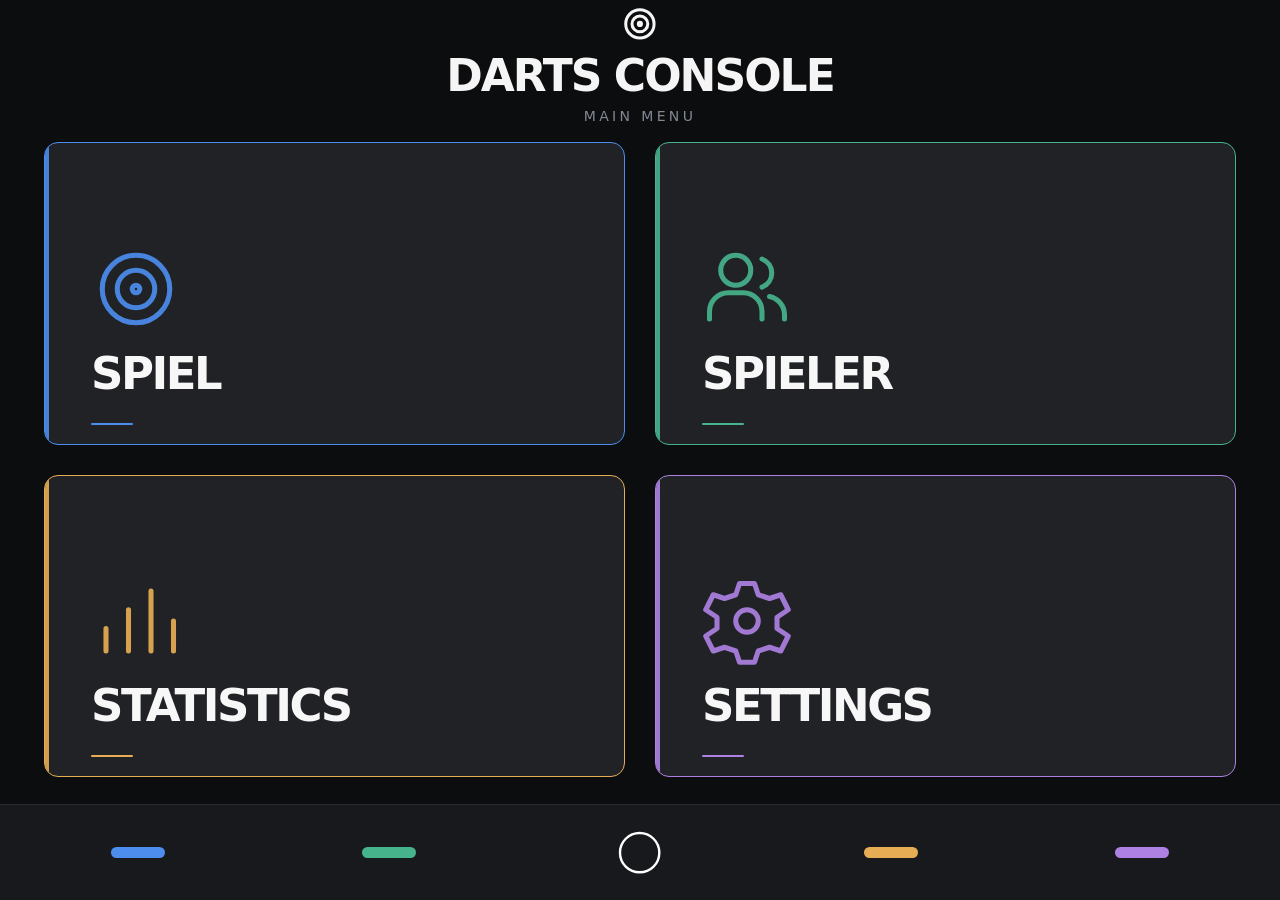
<file: preview.html>
<!doctype html>
<!-- Main release: monochrome console, checkout guidance, victory and hardware controls. -->
<html lang="en">
<head>
<meta charset="utf-8">
<meta name="viewport" content="width=device-width,initial-scale=1">
<meta name="theme-color" content="#111214">
<title>Darts Console</title>
<style>:root{color-scheme:dark;font-family:"Segoe UI",Arial,sans-serif;background:#111214;color:#f5f5f5;--accent:#ffffff;--line:#333539;--muted:#adafb4}
*{box-sizing:border-box}
body{margin:0;min-height:100dvh}
button{font:inherit;color:inherit;cursor:pointer;touch-action:manipulation}
button:disabled{opacity:.4;cursor:not-allowed}
.console{width:100%;height:100dvh;display:flex;flex-direction:column;overflow:hidden;background:#111214}
header{display:flex;align-items:center;min-height:clamp(70px,10vw,108px);padding:0 4.4vw;flex-shrink:0}
.brand{font-weight:650;font-size:clamp(21px,3.3vw,36px);letter-spacing:-.05em;display:flex;align-items:center;gap:14px}
.brand-mark{width:12px;height:12px;border-radius:50%;background:var(--accent)}
.workspace{display:flex;flex-direction:column;flex:1;min-height:0}
main{min-height:0;min-width:0;flex:1;padding:4.4vw;overflow-y:auto;scrollbar-width:none;overscroll-behavior:contain}
main::-webkit-scrollbar{display:none}
h1{font-size:clamp(32px,6vw,66px);font-weight:600;letter-spacing:-.055em;line-height:1.08;margin:10px 0 18px}
.eyebrow{color:var(--muted);font-size:clamp(11px,1.7vw,18px);font-weight:550;letter-spacing:.08em}
.subtitle{color:var(--muted);font-size:clamp(16px,2.3vw,25px);line-height:1.45;margin:0 0 32px}
.home-heading{display:flex;align-items:end;justify-content:space-between;margin:1vw 0 3.2vw}
.home-heading h1{margin:0;font-size:clamp(40px,7.5vw,81px)}
.home-heading p{color:var(--muted);font-size:clamp(14px,2.1vw,23px);margin:0 0 .6vw}
.switch{display:flex;gap:12px;margin-bottom:24px}
.switch button{border:1px solid var(--line);background:transparent;padding:14px 24px;border-radius:50px;font-size:clamp(14px,2vw,22px);font-weight:550}
.switch button.on{background:#f5f5f5;border-color:#f5f5f5;color:#17181b}
.cards{display:grid;grid-template-columns:repeat(2,minmax(0,1fr));gap:16px}
.tile{position:relative;display:flex;flex-direction:column;align-items:flex-start;justify-content:flex-end;min-height:clamp(155px,22vw,238px);padding:clamp(20px,3vw,34px);text-align:left;border:1px solid #333539;border-radius:6px;background:#1b1d20;overflow:hidden}
.tile strong{font-size:clamp(26px,4.4vw,48px);font-weight:600;letter-spacing:-.05em;line-height:1.04;max-width:92%}
.tile.numeric strong{font-size:clamp(55px,9vw,98px);font-weight:550;letter-spacing:-.07em}
.tile small{font-size:clamp(14px,2vw,22px);color:var(--muted);margin-top:12px}
.tile .tile-arrow{position:absolute;right:25px;top:19px;color:#9599a2;font-size:32px;font-weight:400}
.tile.chosen{border-color:#7c8088}
.tile.focused{background:#f5f5f5;color:#17181b;outline:none!important;border-color:#f5f5f5}
.tile.focused small,.tile.focused .tile-arrow{color:#55585d}
.home-summary{display:flex;gap:24px;align-items:baseline;border-top:1px solid var(--line);padding-top:24px;margin-top:32px;color:var(--muted);font-size:clamp(16px,2.2vw,24px);line-height:1.5}
.home-summary strong{color:#f5f5f5;white-space:nowrap;font-weight:550}
.home-summary p{margin:0}
.primary,.action,.player,.rule{border:1px solid #44464b;background:#222428;border-radius:6px;font-size:clamp(17px,2.25vw,25px);padding:20px;font-weight:550}
.primary{width:100%;min-height:clamp(60px,8vw,88px);background:var(--accent);border-color:var(--accent);color:#17181b;font-weight:650}
.action{width:100%;display:flex;justify-content:space-between;align-items:center;text-align:left;margin-bottom:14px;gap:16px;min-height:72px}
.action span,.player span{color:var(--accent)}
.action.resume{background:transparent;margin-bottom:28px;border-color:#44464b}
.panel{padding:26px;border:1px solid var(--line);border-radius:6px;background:#1b1d20;margin-bottom:24px}
.panel h2{font-size:clamp(20px,2.65vw,29px);font-weight:550;margin:0 0 22px;letter-spacing:-.025em}
.panel p,.note{color:var(--muted);font-size:clamp(16px,2.2vw,24px);line-height:1.5}
.players{display:grid;grid-template-columns:1fr 1fr;gap:12px}
.player{display:flex;align-items:center;justify-content:space-between;text-align:left;min-width:0;overflow-wrap:anywhere}
.player.checked,.rule.checked{background:#36383d;border-color:var(--accent)}
.rules{display:grid;grid-template-columns:repeat(3,minmax(0,1fr));gap:12px}
.rule{text-align:center;min-height:66px}
.segments{display:grid;grid-template-columns:repeat(4,minmax(0,1fr));gap:12px}
.letters{display:grid;grid-template-columns:repeat(auto-fit,minmax(56px,1fr));gap:10px}
.note{padding:18px;border-left:3px solid var(--accent);background:#25272b;margin:24px 0}
.focused{outline:3px solid var(--accent);outline-offset:-3px}
.primary.focused{outline-color:#44464b;outline-offset:-6px}
button:focus-visible{outline:3px solid var(--accent);outline-offset:-3px}
footer{display:grid;grid-template-columns:repeat(5,minmax(0,1fr));align-items:center;gap:8px;min-height:clamp(76px,10vw,108px);border-top:1px solid var(--line);padding:14px 3vw;flex-shrink:0;background:#181a1d}
.hint{display:flex;align-items:center;justify-content:center;gap:10px;font-size:clamp(11px,1.6vw,18px);font-weight:550;color:#c2c4c9;white-space:nowrap}
.hint small{display:none}
.key{display:grid;place-items:center;border:1px solid #55585d;border-radius:5px;width:34px;height:34px;font-size:20px;color:#e5e6e8}
.key.round{border-radius:50%;border-color:var(--accent);color:var(--accent)}
.console[data-view="game"] nav{display:none}
.game-heading{display:flex;align-items:end;justify-content:space-between;gap:20px;margin-bottom:26px}
.game-heading h1{margin-bottom:0}
.game-meta{color:var(--muted);font-size:clamp(16px,2.2vw,24px);text-align:right}
.score-hero{background:#ededee;color:#17181b;padding:3.6vw;border-radius:6px;margin-bottom:24px;min-height:59vw;display:grid;grid-template-rows:auto auto 1fr auto auto}
.pill{font-size:clamp(12px,1.6vw,18px);letter-spacing:.08em;font-weight:650}
.score-hero strong{font-size:clamp(35px,6vw,66px);letter-spacing:-.04em;margin-top:16px;font-weight:600}
.big-score{font-size:clamp(100px,23vw,252px);letter-spacing:-.04em;line-height:1.15;font-weight:650;font-variant-numeric:tabular-nums;align-self:center}
.word-score{font-size:15vw}
.caption{font-size:clamp(12px,1.7vw,19px);letter-spacing:.08em;color:#55585d;font-weight:600}
.dart-slots{display:grid;grid-template-columns:repeat(3,1fr);gap:12px;margin-top:24px}
.dart-slots div{padding:16px 8px;border:1px solid #b6b8be;text-align:center;font-size:clamp(20px,3vw,33px);font-weight:650;border-radius:5px}
.dart-slots small{display:block;color:#62656b;font-size:clamp(11px,1.5vw,17px);margin-bottom:8px;letter-spacing:.08em}
.dart-slots .empty{color:#999ca4;border-style:dashed}
.score-row{display:flex;align-items:center;justify-content:space-between;gap:14px;padding:18px;border-bottom:1px solid var(--line);font-size:clamp(18px,2.6vw,29px)}
.score-row:last-child{border:0}
.score-row.active{background:#303238;border-radius:5px}
.score-row strong{font-size:clamp(22px,3.3vw,36px);font-weight:600}
.score-row.active strong{color:var(--accent)}
.marks{display:block;font-size:.7em;line-height:1.5;color:var(--muted);margin-top:6px}
.standings h2{font-size:18px;color:var(--muted)}
.match-actions{display:grid;grid-template-columns:1fr 1fr;gap:12px}
.match-actions button{margin:0}
.match-actions .primary,.match-actions .action:last-child:nth-child(even){grid-column:1/-1}
@media(max-width:600px){
  nav{gap:0}.nav{padding:15px 4px;min-height:56px}
  main{padding:5vw}.home-heading{align-items:start;flex-direction:column;gap:12px}
  .switch button{padding:10px 16px}.cards{gap:10px}.tile{padding:18px}.tile .tile-arrow{right:15px;top:10px;font-size:24px}
  .home-summary{gap:14px}.action,.rule,.player{padding:14px}.panel{padding:18px}
  .rules{gap:8px}.hint{flex-direction:column;gap:5px}.key{width:25px;height:25px;font-size:16px}
  .game-heading{gap:10px}.score-hero{padding:24px;min-height:390px}.dart-slots{gap:8px}
}
@media(prefers-reduced-motion:no-preference){
  button{transition:background-color 120ms,color 120ms,border-color 120ms}
}header{min-height:120px;border-bottom:0}
.brand{font-size:28px;color:#a9adb6;letter-spacing:-.03em}
.brand-mark{display:none}
.home-heading{margin:20px 0 42px}
.home-heading h1{font-size:clamp(38px,6.8vw,74px);font-weight:550}
.tile{border:0;border-radius:12px;min-height:clamp(170px,26vw,282px);padding:32px}
.tile .tile-arrow{display:none}
.tile.chosen{box-shadow:inset 0 0 0 1px #6d727c}
.tile.focused{box-shadow:none}
.tile strong{font-weight:550}
.home-summary{border:0;margin-top:30px;padding-top:0}
.switch{margin-bottom:28px}
.switch button{border-radius:7px}
footer{grid-template-columns:1fr 1fr 1.25fr 1fr 1fr;padding:0 24px;gap:8px;min-height:132px;background:#181a1d}
.softkey{height:100%;min-height:100px;border:0;background:transparent;display:flex;flex-direction:column;align-items:center;justify-content:center;gap:12px;font-size:24px;font-weight:600}
.softkey small{font-size:12px;letter-spacing:.1em;color:#92969e;font-weight:500}
.encoder-hint{display:flex;align-items:center;justify-content:center;gap:12px;font-size:16px;color:#c7cad0}
.encoder-hint small{display:block;margin-top:7px;font-size:14px;color:#92969e}
.encoder-dot{width:38px;height:38px;border:2px solid #80858f;border-radius:50%;flex-shrink:0}
@media(max-width:600px){
 header{min-height:80px}.brand{font-size:22px}.tile{padding:22px}
 footer{padding:0 8px;min-height:96px;gap:2px}.softkey{font-size:14px;min-height:90px}.softkey small{font-size:9px}
 .encoder-hint{font-size:10px;gap:4px}.encoder-hint small{font-size:9px}.encoder-dot{width:22px;height:22px}
}
header{justify-content:space-between;gap:24px}
#match-heading{font-size:clamp(22px,3.4vw,38px);font-weight:600;text-align:right;letter-spacing:-.035em}
.console[data-view="game"] main{padding-top:10px}
.game-meta{text-align:center;margin:0 0 26px;font-size:24px}
.score-hero{text-align:center;min-height:760px;padding:34px 28px;grid-template-rows:auto auto 1fr auto auto}
.score-hero strong{font-size:clamp(38px,6vw,66px)}
.big-score{font-size:clamp(130px,29vw,314px);line-height:1.1;letter-spacing:-.045em}
.big-score.word-score{font-size:18vw}
.dart-slots{margin-top:36px;gap:16px}
.dart-slot{min-height:200px;background:transparent;border:1px solid #aaaeb5;border-radius:10px;color:#16181c;display:flex;flex-direction:column;align-items:center;justify-content:center;gap:14px;padding:20px 6px}
.dart-slot small{font-size:24px;letter-spacing:.06em;font-weight:550}
.dart-slot span{font-size:clamp(36px,7vw,76px);font-weight:650;letter-spacing:-.04em}
.dart-slot.empty{color:#747982;border-style:dashed}
.dart-slot:disabled{opacity:.6}
.dart-slot.focused{outline:3px solid #17191d;outline-offset:-3px}
.standings .score-row{padding:12px 18px}
@media(max-width:600px){
 .game-meta{font-size:16px;margin-bottom:20px}.score-hero{min-height:520px;padding:24px 14px}
 .dart-slot{min-height:130px}.dart-slot small{font-size:16px}.dart-slots{gap:8px}
}

/* Match-focused layout: preserve the neutral monochrome design. */
.console[data-view="game"] header{min-height:58px;padding:0 20px}
.console[data-view="game"] .brand{font-size:19px}
.console[data-view="game"] #match-heading{font-size:20px}
.console[data-view="game"] main{padding:6px 12px 12px;overflow-y:auto}
.console[data-view="game"] footer{min-height:76px;padding:0 9px}
.console[data-view="game"] .softkey{min-height:68px;font-size:16px;gap:5px}
.console[data-view="game"] .softkey small{font-size:10px}
.console[data-view="game"] .encoder-hint{font-size:12px}
.console[data-view="game"] .encoder-hint small{font-size:10px;margin-top:3px}
.console[data-view="game"] .encoder-dot{width:27px;height:27px}
.console[data-view="game"] .game-meta{font-size:clamp(12px,2vw,17px);margin:2px 0 8px;text-align:center;color:#b3b5b9}
.console[data-view="game"] .score-hero{min-height:clamp(320px,48dvh,590px);margin:0 0 10px;padding:12px 8px 10px;border-radius:12px;display:flex;flex-direction:column;align-items:center;justify-content:space-between;text-align:center;background:#ededee;color:#17181b}
.console[data-view="game"] .score-hero .pill{font-size:clamp(10px,1.5vw,15px);padding-top:3px;color:#575b60}
.console[data-view="game"] .score-hero strong{font-size:clamp(23px,4.8vw,43px);margin:2px 0 0;line-height:1.08}
.console[data-view="game"] .big-score{width:100%;font-size:clamp(110px,39vw,520px);font-weight:750;letter-spacing:-.075em;line-height:.92;margin:auto 0;text-align:center;font-variant-numeric:tabular-nums}
.console[data-view="game"] .big-score.word-score{font-size:clamp(82px,20vw,240px);letter-spacing:-.045em}
.console[data-view="game"] .caption{font-size:clamp(12px,1.8vw,18px);padding-bottom:3px;color:#56595f}
.console[data-view="game"] .turn-header{display:flex;align-items:baseline;justify-content:space-between;gap:8px;margin:4px 2px 8px;color:#c4c5c8;font-size:clamp(13px,2vw,18px);font-weight:600}
.console[data-view="game"] .turn-header strong{font-size:clamp(24px,5vw,48px);color:#f5f5f5;letter-spacing:-.04em}
.console[data-view="game"] .dart-slots{display:grid;grid-template-columns:repeat(3,minmax(0,1fr));gap:8px;margin:0 0 10px}
.console[data-view="game"] .dart-slot{min-width:0;min-height:clamp(92px,13dvh,142px);padding:7px 3px;gap:5px;background:#24262a;border:1px solid #50535a;color:#f5f5f5;border-radius:8px}
.console[data-view="game"] .dart-slot small{font-size:clamp(11px,1.8vw,16px);color:#b5b8bc}
.console[data-view="game"] .dart-slot span{font-size:clamp(29px,7.5vw,86px);font-weight:700;line-height:1.1;letter-spacing:-.04em}
.console[data-view="game"] .dart-slot.recorded{border-color:#e9e9ea;background:#34363b}
.console[data-view="game"] .dart-slot.empty{color:#777b81;border-style:dashed}
.console[data-view="game"] .standings{padding:8px 12px;margin-bottom:10px}
.console[data-view="game"] .standings h2{font-size:14px;margin:0 0 4px}
.console[data-view="game"] .standings .score-row{padding:6px 8px;font-size:clamp(15px,2.4vw,24px)}
.console[data-view="game"] .standings .score-row strong{font-size:clamp(20px,3.3vw,33px)}
.console[data-view="game"] .match-actions{gap:8px;margin-bottom:6px}
.console[data-view="game"] .match-actions button{min-height:48px;padding:10px;font-size:14px}
.throw-flash{position:fixed;inset:0;z-index:100;display:flex;align-items:center;justify-content:center;background:rgba(12,13,15,.91);pointer-events:none;text-align:center;animation:flashOut 1600ms ease-out forwards}
.throw-flash-inner{display:flex;flex-direction:column;align-items:center;gap:8px;animation:flashIn 1600ms ease-out forwards}
.throw-flash-label{font-size:clamp(18px,4vw,36px);font-weight:600;color:#c6c7ca;letter-spacing:.12em}
.throw-flash-hit{font-size:clamp(72px,35vw,490px);font-weight:750;line-height:1.05;letter-spacing:-.055em;color:#fff;white-space:nowrap;max-width:100%;}
.throw-flash-points{font-size:clamp(26px,7vw,68px);font-weight:650;color:#f5f5f5}
@keyframes flashIn{0%{opacity:0;transform:scale(.7)}25%{opacity:1;transform:scale(1.06)}55%{transform:scale(1)}85%{opacity:1}100%{opacity:0}}
@keyframes flashOut{0%{opacity:0}15%{opacity:1}75%{opacity:1}100%{opacity:0}}
@media(max-width:600px){
 .console[data-view="game"] header{min-height:45px;padding:0 10px}
 .console[data-view="game"] .brand{font-size:15px}
 .console[data-view="game"] #match-heading{font-size:16px}
 .console[data-view="game"] footer{min-height:58px;padding:0 4px}
 .console[data-view="game"] .softkey{min-height:52px;font-size:12px;gap:3px}
 .console[data-view="game"] .softkey small{font-size:8px}
 .console[data-view="game"] .encoder-hint{font-size:9px}
 .console[data-view="game"] .encoder-dot{width:19px;height:19px}
 .console[data-view="game"] .score-hero{min-height:clamp(295px,47dvh,480px)}
 .console[data-view="game"] .big-score{font-size:clamp(105px,39vw,320px)}
}
@media(prefers-reduced-motion:reduce){.throw-flash,.throw-flash-inner{animation:none}.throw-flash{background:rgba(12,13,15,.96)}}

/* Compact portrait game screen. Rules live in the header, not a separate row. */
.console[data-view="game"] header{display:grid;grid-template-columns:minmax(0,1fr) auto auto;align-items:center;gap:clamp(6px,2vw,18px);min-height:clamp(43px,6dvh,65px);padding:0 12px;border-bottom:1px solid #303237}
#match-context{display:none}
.console[data-view="game"] #match-context{display:block;color:#b9bbc0;font-size:clamp(9px,2.4vw,16px);font-weight:600;white-space:nowrap}
.console[data-view="game"] .brand{font-size:clamp(13px,3.6vw,20px);white-space:nowrap}
.console[data-view="game"] #match-heading{font-size:clamp(15px,3.5vw,21px)}
.console[data-view="game"] .game-meta{margin:0 0 5px;font-size:12px}
.console[data-view="game"] main{padding:8px 10px 12px}
.console[data-view="game"] .score-hero{box-sizing:border-box;height:clamp(222px,31dvh,355px);min-height:0;max-height:none;padding:9px 8px 7px;margin:0 0 11px;display:flex;align-items:center;justify-content:space-between;flex-direction:column}
.console[data-view="game"] .throwing-line{display:flex;align-items:baseline;justify-content:center;flex-wrap:nowrap;gap:8px;white-space:nowrap;max-width:100%;font-size:clamp(11px,2.8vw,18px);font-weight:700;letter-spacing:.04em;color:#4d5056}
.console[data-view="game"] .throwing-line strong{font-size:clamp(20px,5vw,33px);font-weight:750;margin:0;color:#17181b;overflow:hidden;text-overflow:ellipsis;white-space:nowrap}
.console[data-view="game"] .big-score{width:100%;flex:1;display:flex;align-items:center;justify-content:center;line-height:.9;margin:0;min-height:0}
.console[data-view="game"] .caption{padding:0;font-size:clamp(10px,2.6vw,15px)}
.console[data-view="game"] .dart-slot{min-height:clamp(79px,11dvh,116px)}
.console[data-view="game"] .dart-slot.recorded{background:#ededee;border-color:#ededee;color:#141517}
.console[data-view="game"] .dart-slot.recorded small{color:#4f5156}
.console[data-view="game"] .dart-slot.ready{border:2px solid #e0e1e4;background:#292b30;color:#fff}
.console[data-view="game"] .standings .score-row.active{background:#ededee;color:#17181b;border-radius:6px;font-weight:700}
.console[data-view="game"] .standings .score-row.active strong{color:#17181b}
.console[data-view="game"] .standings .score-row.active .marks{color:#50535a}
.console[data-view="game"] .on-turn{display:inline-block;background:#202226;color:#fff;padding:3px 6px;border-radius:4px;margin-right:9px;font-size:clamp(9px,1.7vw,12px);font-weight:750;letter-spacing:.03em;vertical-align:middle}
.console[data-view="game"] .match-actions{display:block;margin:0 0 5px}
.console[data-view="game"] .match-actions .match-options{display:flex;align-items:center;justify-content:space-between;gap:12px;width:100%;min-height:58px;border:1px solid #85878d;background:#25272b;padding:12px 16px;margin:0;color:#f5f5f5}
.console[data-view="game"] .match-options-title{font-size:clamp(13px,2.8vw,20px);font-weight:750;letter-spacing:.02em}
.console[data-view="game"] .match-options-subtitle{font-size:clamp(10px,2vw,15px);font-weight:500;color:#c1c3c7;text-align:right}
@media(max-width:600px){
 .console[data-view="game"] header{min-height:46px;padding:0 9px;gap:5px}
 .console[data-view="game"] .brand{font-size:clamp(12px,3.3vw,15px)}
 .console[data-view="game"] #match-context{font-size:clamp(9px,2.2vw,12px)}
 .console[data-view="game"] #match-heading{font-size:clamp(14px,3.3vw,17px)}
 .console[data-view="game"] .score-hero{height:clamp(220px,31dvh,295px);min-height:0}
 .console[data-view="game"] .dart-slot{min-height:80px}
 .console[data-view="game"] .standings{margin-bottom:8px}
}


/* Finish assistance and a dedicated victory experience. */
.checkout-advice{display:flex;align-items:center;justify-content:space-between;gap:9px;border:1px solid #767980;background:#27292d;border-radius:9px;padding:12px 14px;margin:10px 0}
.checkout-advice .checkout-heading{display:block;color:#bbbdc2;font-size:clamp(10px,1.8vw,14px);font-weight:750;letter-spacing:.11em}
.checkout-advice .checkout-route{display:block;color:#fff;font-size:clamp(20px,5.2vw,38px);font-weight:750;letter-spacing:-.035em;white-space:nowrap}
.checkout-advice .checkout-small{font-size:clamp(10px,2vw,14px);color:#c6c8ce;text-align:right;max-width:35%}
.winner-card{text-align:center;background:#ededee;color:#16171a;border-radius:12px;border:1px solid white;padding:clamp(22px,5vw,48px) 14px;margin:8px 0 14px;overflow:hidden}
.winner-icon{font-size:clamp(36px,8vw,72px)}
.winner-label{font-size:clamp(13px,3vw,22px);letter-spacing:.2em;font-weight:800;margin-top:12px}
.winner-name{font-size:clamp(54px,14vw,122px);font-weight:900;line-height:1.1;letter-spacing:-.06em;overflow-wrap:anywhere;margin:15px 0}
.winner-sub{font-size:clamp(16px,3vw,25px);color:#4c4d51}
.victory-overlay{position:fixed;inset:0;z-index:130;background:#101114;display:flex;justify-content:center;align-items:center;flex-direction:column;pointer-events:none;overflow:hidden;text-align:center;animation:victoryBackground 3400ms forwards}
.victory-overlay .victory-title{z-index:2;font-size:clamp(25px,6vw,55px);font-weight:700;letter-spacing:.22em;color:#d5d5d8}
.victory-overlay .victory-name{z-index:2;font-size:clamp(70px,19vw,180px);font-weight:900;letter-spacing:-.06em;line-height:1.08;color:white;max-width:92vw;overflow-wrap:anywhere;animation:victoryPop 3400ms ease-out forwards}
.victory-overlay .victory-footer{z-index:2;font-size:clamp(18px,4vw,35px);color:#c8c9cb;margin-top:12px}
.victory-particle{position:absolute;top:-10%;left:var(--left);width:var(--size);height:calc(var(--size)*1.8);border-radius:2px;background:var(--shade);opacity:.8;animation:falling var(--duration) ease-in forwards;animation-delay:var(--delay)}
@keyframes falling{0%{transform:translate3d(0,-15vh,0) rotate(0)}100%{transform:translate3d(var(--drift),115vh,0) rotate(750deg)}}
@keyframes victoryPop{0%{opacity:0;transform:scale(.5)}20%{opacity:1;transform:scale(1.1)}35%,80%{opacity:1;transform:scale(1)}100%{opacity:0}}
@keyframes victoryBackground{0%,75%{opacity:1}100%{opacity:0}}
@media(prefers-reduced-motion:reduce){.victory-particle{display:none}.victory-overlay,.victory-overlay .victory-name{animation:none}}


/* Checkout routes are previews inside the existing physical dart slots. */
.console[data-view="game"] .checkout-inline-label{display:flex;justify-content:space-between;gap:8px;align-items:center;margin:0 2px 7px;color:#e7c978;font-size:clamp(10px,1.8vw,14px);font-weight:750;letter-spacing:.04em}
.console[data-view="game"] .checkout-inline-label span:last-child{color:#aeb0b6;font-size:clamp(9px,1.5vw,12px);font-weight:500;letter-spacing:0}
.console[data-view="game"] .dart-slot.suggested{background:#393426;border:2px solid #e7c978;color:#ffdf8a}
.console[data-view="game"] .dart-slot.suggested small{color:#e7c978}
.console[data-view="game"] .dart-slot.suggested span{color:#ffe19b}
.console[data-view="game"] .winner-actions{display:grid;grid-template-columns:1fr;gap:12px;margin:0 0 18px}
.console[data-view="game"] .winner-actions .primary{margin:0}
.console[data-view="game"] .winner-actions .winner-home{background:#24262b;color:#f4f4f4;border:1px solid #85878d;text-align:center;justify-content:center;min-height:clamp(60px,8vw,88px);font-size:clamp(17px,2.25vw,25px)}


/* Offline kiosk updater uses the same unobtrusive settings styling. */
.update-status{font-size:clamp(14px,2vw,19px)!important;color:#d2d3d6!important;line-height:1.4!important}

/* Portrait match layout — fill the display, keep the scoreboard dominant. */
.console[data-view="game"] header{
  min-height:clamp(48px,5.5dvh,88px);
  padding:0 clamp(14px,2.5vw,28px);
  gap:clamp(8px,2vw,22px);
}
.console[data-view="game"] .brand{font-size:clamp(15px,2vw,25px)}
.console[data-view="game"] #match-context{font-size:clamp(11px,1.7vw,18px)}
.console[data-view="game"] #match-heading{font-size:clamp(18px,2.6vw,29px)}
.console[data-view="game"] main{
  padding:clamp(10px,1.4dvh,24px) clamp(14px,2.3vw,28px) 16px;
  display:flex;
  flex-direction:column;
  gap:clamp(8px,1dvh,16px);
}
.console[data-view="game"] .score-hero{
  flex:0 0 auto;
  height:clamp(360px,41.5dvh,850px);
  min-height:0;
  max-height:none;
  width:100%;
  margin:0;
  padding:clamp(18px,2.8dvh,40px) clamp(12px,2vw,26px);
  border-radius:9px;
  background:#ededee;
}
.console[data-view="game"] .throwing-line{
  gap:12px;
  font-size:clamp(14px,1.8vw,22px);
  letter-spacing:.07em;
}
.console[data-view="game"] .throwing-line strong{
  font-size:clamp(22px,3.2vw,42px);
  font-weight:750;
  letter-spacing:-.035em;
}
.console[data-view="game"] .big-score{
  width:100%;
  max-width:100%;
  flex:1 1 auto;
  min-height:0;
  overflow:visible;
  margin:0;
  line-height:.9;
  font-weight:800;
  letter-spacing:-.075em;
  font-variant-numeric:tabular-nums;
  white-space:nowrap;
}
.console[data-view="game"] .caption{
  font-size:clamp(12px,1.55vw,19px);
  letter-spacing:.13em;
  padding:0;
}
.console[data-view="game"] .turn-header{
  flex:0 0 auto;
  margin:0;
  padding:3px 3px 0;
  font-size:clamp(15px,1.85vw,23px);
}
.console[data-view="game"] .turn-header strong{
  font-size:clamp(27px,4vw,49px);
  line-height:1;
}
.console[data-view="game"] .dart-slots{
  flex:0 0 auto;
  width:100%;
  gap:clamp(8px,1.2vw,16px);
  margin:0;
}
.console[data-view="game"] .dart-slot{
  min-height:clamp(120px,14.8dvh,285px);
  padding:clamp(12px,1.8dvh,26px) 6px;
  gap:clamp(10px,1.6dvh,22px);
  background:#232529;
  border:1px solid #5b5d63;
  border-radius:9px;
}
.console[data-view="game"] .dart-slot small{
  font-size:clamp(13px,1.8vw,22px);
  letter-spacing:.09em;
}
.console[data-view="game"] .dart-slot span{
  font-size:clamp(44px,7.6vw,100px);
  line-height:1;
}
.console[data-view="game"] .dart-slot.recorded{
  background:#ededee;
  color:#17181b;
  border-color:#ededee;
}
.console[data-view="game"] .dart-slot.ready{background:#292b30}
.console[data-view="game"] .standings{
  flex:0 0 auto;
  padding:clamp(10px,1.3dvh,18px) clamp(12px,1.8vw,22px);
  margin:0;
  background:#1c1e22;
  border:1px solid #34363a;
  border-radius:9px;
}
.console[data-view="game"] .standings h2{
  margin:0 0 10px;
  font-size:clamp(13px,1.7vw,20px);
  font-weight:650;
  letter-spacing:.07em;
  text-transform:uppercase;
}
.console[data-view="game"] .standings .score-row{
  min-height:clamp(42px,4.5dvh,78px);
  padding:8px 12px;
  font-size:clamp(19px,2.5vw,31px);
}
.console[data-view="game"] .standings .score-row strong{
  font-size:clamp(27px,3.7vw,45px);
  font-variant-numeric:tabular-nums;
}
.console[data-view="game"] .match-actions{
  flex:0 0 auto;
  display:block;
  margin:0;
}
.console[data-view="game"] .match-actions .match-options{
  min-height:clamp(44px,5dvh,76px);
  padding:10px clamp(12px,1.7vw,22px);
  border-color:#42454b;
  background:#1c1e22;
}
.console[data-view="game"] .match-options-title{
  font-size:clamp(15px,1.9vw,23px);
  font-weight:650;
}
.console[data-view="game"] .match-options-subtitle{
  font-size:clamp(11px,1.5vw,18px);
}
.console[data-view="game"] .checkout-inline-label{
  flex:0 0 auto;
  margin:2px 2px 0;
}
.console[data-view="game"] footer{
  min-height:clamp(68px,7.5dvh,125px);
  padding:0 clamp(8px,1.5vw,20px);
}
.console[data-view="game"] .softkey{
  min-height:clamp(62px,7dvh,112px);
  font-size:clamp(16px,2.2vw,25px);
}
.console[data-view="game"] .softkey small{
  font-size:clamp(10px,1.3vw,16px);
}
.console[data-view="game"] .encoder-hint{
  font-size:clamp(12px,1.5vw,19px);
}
.console[data-view="game"] .encoder-hint small{
  font-size:clamp(10px,1.2vw,16px);
}
/* Short landscape/desktop windows retain a scrollable match, not clipped controls. */
@media(max-height:850px) and (min-aspect-ratio:3/4){
  .console[data-view="game"] .score-hero{height:clamp(275px,47dvh,530px)}
  .console[data-view="game"] .dart-slot{min-height:100px}
}


/* Encoder focus: one selected control, with a distinct outline.
   A free dart is the next action, but its standby border is NOT focus. */
.console[data-view="game"] .dart-slot.ready{
  border:1px solid #686b72;
  background:#24262a;
}
.console[data-view="game"] button[data-nav].focused,
.console[data-view="game"] button[data-nav]:focus-visible{
  outline:4px solid #fff!important;
  outline-offset:-5px!important;
  box-shadow:0 0 0 2px #111214!important;
  position:relative;
  z-index:2;
}
.console[data-view="game"] .dart-slot.recorded.focused,
.console[data-view="game"] .dart-slot.recorded:focus-visible{
  outline-color:#161719!important;
  box-shadow:inset 0 0 0 2px #fff!important;
}
.console[data-view="game"] .match-options.focused{
  background:#36383d!important;
  border-color:#fff!important;
}


/* Four-key home screen. All other console screens remain unchanged. */
.console[data-view="home"] header{display:none}
.console[data-view="home"] main{padding:0;overflow:hidden}
.console[data-view="home"] .workspace{min-height:0}
.console[data-view="home"] footer{height:clamp(76px,12dvh,132px);min-height:0;padding:0 clamp(12px,3vw,28px);background:#18191c;grid-template-columns:1fr 1fr 1.22fr 1fr 1fr;gap:clamp(6px,2vw,16px)}
.home-screen{height:100%;display:flex;flex-direction:column;min-height:0;background:#111214}
.home-brand{height:16%;min-height:80px;flex-shrink:0;display:flex;flex-direction:column;align-items:center;justify-content:center;gap:7px}
.home-brand svg{height:clamp(25px,4.2dvh,45px);width:clamp(25px,4.2dvh,45px)}
.home-brand strong{font-size:clamp(19px,3.7vw,35px);letter-spacing:.08em;font-weight:700}
.home-brand small{font-size:clamp(10px,1.5vw,14px);letter-spacing:.22em;color:#858993}
.home-grid{display:grid;grid-template-columns:repeat(2,minmax(0,1fr));grid-template-rows:repeat(2,minmax(0,1fr));flex:1;min-height:0;gap:clamp(14px,3.7vw,30px);padding:clamp(8px,1.5dvh,16px) clamp(20px,4.7vw,44px) clamp(20px,3dvh,40px)}
.home-option{background:#202226;border:1px solid #383a40;border-radius:clamp(10px,1.7vw,16px);color:#f7f7f8;display:flex;flex-direction:column;justify-content:center;align-items:center;gap:clamp(12px,3dvh,28px);font-weight:650;font-size:clamp(19px,3.3vw,34px);letter-spacing:-.025em;position:relative;min-height:0;min-width:0}
.home-option svg{width:clamp(38px,8vw,66px);height:clamp(38px,8vw,66px);stroke:var(--menu-color);fill:none;stroke-width:1.8;stroke-linecap:round;stroke-linejoin:round}
.home-option:after{content:"";position:absolute;bottom:clamp(14px,2.4dvh,25px);height:5px;width:42%;border-radius:5px;background:var(--menu-color)}
.home-option:focus-visible{outline:3px solid var(--menu-color);outline-offset:2px}
.home-option:active{background:#2d3035}
.home-indicator{width:100%;height:clamp(7px,1.2dvh,12px);border:0;border-radius:4px;padding:0}
.home-encoder{display:grid;place-items:center;height:100%;pointer-events:none}
.home-encoder svg{height:clamp(37px,5.7dvh,56px);width:clamp(37px,5.7dvh,56px)}
.darts-intro{position:fixed;inset:0;background:#101114;z-index:9999;display:flex;align-items:center;justify-content:center;flex-direction:column;gap:clamp(13px,2.7dvh,26px);animation:dartsIntroExit .55s 1.95s ease-in-out forwards;pointer-events:none}
.darts-intro svg{width:clamp(90px,18vw,160px);height:clamp(90px,18vw,160px);opacity:0;animation:dartsIntroLogo .8s .12s cubic-bezier(.18,.72,.25,1.2) forwards}
.darts-intro strong{font-size:clamp(38px,7vw,70px);font-weight:750;letter-spacing:.14em;opacity:0;animation:dartsIntroText .5s .55s ease forwards}
.darts-intro span{font-size:clamp(15px,2.8vw,27px);letter-spacing:.27em;color:#b1b1b7;opacity:0;animation:dartsIntroText .5s .8s ease forwards}
@keyframes dartsIntroLogo{from{opacity:0;transform:scale(.64) rotate(-20deg)}to{opacity:1;transform:scale(1) rotate(0)}}
@keyframes dartsIntroText{from{opacity:0;transform:translateY(16px)}to{opacity:1;transform:translateY(0)}}
@keyframes dartsIntroExit{to{opacity:0;visibility:hidden}}
@media(prefers-reduced-motion:reduce){.darts-intro{animation:dartsIntroExit .01s .3s forwards}.darts-intro svg,.darts-intro strong,.darts-intro span{animation-duration:.01s;animation-delay:0s}}

/* Unified game library: hardware footer owns the quick/all filter. */
.console[data-view="play"] main{padding:clamp(12px,2.7vw,28px);overflow-y:auto}
.console[data-view="play"] .library-grid{display:grid;grid-template-columns:repeat(2,minmax(0,1fr));gap:clamp(12px,2.8vw,24px)}
.console[data-view="play"] .library-tile{display:flex;flex-direction:column;align-items:flex-start;justify-content:center;text-align:left;gap:clamp(8px,1.3dvh,18px);padding:clamp(17px,3.1vw,32px);min-height:clamp(170px,23dvh,270px);background:#202226;border:1px solid #3a3c42;border-radius:12px;overflow-wrap:anywhere}
.console[data-view="play"] .library-tile strong{font-size:clamp(24px,4.6vw,48px);font-weight:650;letter-spacing:-.04em;line-height:1.04}
.console[data-view="play"] .library-tile small{color:#aeb1b7;font-size:clamp(13px,1.9vw,20px);line-height:1.3}
.console[data-view="play"] .library-icon svg{display:block;width:clamp(28px,4.3vw,48px);height:clamp(28px,4.3vw,48px)}
.console[data-view="play"] .library-tile.chosen{border-color:#a0a3ab}
.console[data-view="play"] .library-tile.focused{background:#eeeeee;color:#17181b}
.console[data-view="play"] .library-tile.focused small{color:#565960}
.console[data-view="play"] .library-key{font-size:clamp(10px,2vw,20px);padding:0 3px}
.console[data-view="play"] footer{min-height:clamp(76px,10dvh,115px)}
.mode-info{max-width:820px;margin:0 auto;padding:clamp(10px,2vw,22px) 0 30px}
.mode-info-summary{font-size:clamp(19px,3.2vw,32px);line-height:1.4;margin:0 0 clamp(30px,5dvh,56px);color:#e5e6e8}
.mode-info .panel p{color:#e2e3e7;line-height:1.65}

/* Minimal game library: names only, same layout for every game mode. */
.console[data-view="play"] .library-tile{
  display:flex;align-items:center;justify-content:center;text-align:center;
  padding:clamp(14px,3.5vw,34px);gap:0;
  min-height:clamp(170px,23dvh,270px);
  transition:background .12s ease,border-color .12s ease
}
.console[data-view="play"] .library-tile strong{
  font-size:clamp(25px,4.4vw,46px);
  font-weight:650;letter-spacing:-.045em;line-height:1.12;
  overflow-wrap:normal;hyphens:none;max-width:100%
}
.console[data-view="play"] .library-tile.chosen{border-color:#555960}
.console[data-view="play"] .library-tile.focused{border-color:#fff}
.console[data-view="mode-info"] main{padding:clamp(20px,4vw,48px);overflow-y:auto}
.mode-info{max-width:780px;margin:auto;padding:0 0 clamp(25px,4dvh,50px)}
.mode-info-hero{padding:clamp(16px,3.4vw,34px) 0 clamp(30px,5dvh,60px);border-bottom:1px solid #3a3c42}
.mode-info-kicker{display:flex;align-items:center;gap:13px;color:#a3a7b0;font-size:clamp(12px,1.7vw,16px);font-weight:600;letter-spacing:.17em}
.mode-info-kicker-line{height:2px;width:25px;background:#fafafa;display:inline-block}
.mode-info-emblem{width:clamp(65px,10vw,98px);height:clamp(65px,10vw,98px);display:grid;place-items:center;border:1px solid #41444a;background:#24262a;border-radius:18px;margin:clamp(27px,4dvh,48px) 0 clamp(20px,3dvh,35px)}
.mode-info-emblem svg{width:53%;height:53%;color:white}
.mode-info-hero h1{font-size:clamp(40px,8vw,84px);letter-spacing:-.06em;line-height:1.02;margin:0 0 clamp(17px,2.7dvh,30px);font-weight:750;overflow-wrap:anywhere}
.mode-info .mode-info-summary{font-size:clamp(19px,3vw,29px);line-height:1.42;color:#bfc2c8;margin:0;max-width:30ch}
.mode-info-rules{padding:clamp(30px,5dvh,58px) 0 clamp(20px,4dvh,46px)}
.mode-info-section-title{display:flex;align-items:center;gap:20px;margin-bottom:clamp(19px,3dvh,35px)}
.mode-info-number{font-size:clamp(12px,1.6vw,15px);letter-spacing:.08em;color:#9ba0a9;border:1px solid #45484e;border-radius:6px;padding:8px 10px}
.mode-info-section-title h2{font-size:clamp(23px,4vw,37px);font-weight:700;margin:0;letter-spacing:-.04em}
.mode-info-rule{display:grid;grid-template-columns:30px minmax(0,1fr);gap:clamp(14px,2.5vw,22px);padding:clamp(14px,2.6dvh,24px) 0;border-bottom:1px solid #303238}
.mode-info-rule-index{font-size:12px;color:#7f858e;font-weight:650;padding-top:5px}
.mode-info-rule p{font-size:clamp(16px,2.5vw,23px);line-height:1.5;color:#e5e6e9;margin:0}
.mode-info-cta{padding-top:clamp(12px,2dvh,26px)}
.mode-info-cta .primary{width:100%;min-height:clamp(68px,9dvh,92px);display:flex;align-items:center;justify-content:space-between;padding:18px clamp(20px,3vw,32px);font-weight:700;letter-spacing:.035em;font-size:clamp(17px,2.5vw,24px)}
.mode-info-cta .primary span{font-size:1.5em;font-weight:400}
/* Info uses four physical buttons; encoder inactive. */
.console[data-view="mode-info"] footer{min-height:clamp(76px,10dvh,115px)}
.console[data-view="mode-info"] .library-key{font-size:clamp(10px,2vw,20px);padding:0 3px}

/* Compact aligned section headers for Players, Statistics and Settings. */
 .console:is([data-view="players"],[data-view="stats"],[data-view="stats-ranking"],[data-view="stats-records"],[data-view="stats-history"],[data-view="settings"]) header{
  min-height:clamp(70px,10vw,108px);justify-content:space-between;gap:12px;
}
.console:is([data-view="players"],[data-view="stats"],[data-view="settings"]) #match-heading{
  margin-left:auto;text-align:right;white-space:nowrap;
  font-size:clamp(19px,3.3vw,36px);font-weight:650;letter-spacing:-.045em;line-height:1.1;
}
.console:is([data-view="players"],[data-view="stats"],[data-view="settings"]) #match-context{display:none}
.console:is([data-view="players"],[data-view="stats"],[data-view="settings"]) main{
  padding-top:clamp(9px,1.6vw,18px);
}
.console[data-view="home"] .home-option,
.console[data-view="home"] .home-option.focused,
.console[data-view="home"] .home-option:focus,
.console[data-view="home"] .home-option:focus-visible{
  outline:none;box-shadow:none;border-color:var(--menu-color);background:#202226
}

/* Compact statistics dashboard, designed for the portrait kiosk. */
.console[data-view^="stats"] header{justify-content:space-between;gap:10px}
.console[data-view^="stats"] #match-heading{margin-left:auto;text-align:right;white-space:nowrap;font-weight:650;font-size:clamp(19px,3.3vw,36px);letter-spacing:-.045em}
.console[data-view^="stats"] #match-context{display:none}
.console[data-view^="stats"] main{padding:clamp(14px,3.1vw,32px);padding-top:clamp(8px,1.5dvh,18px);overflow-y:auto}
.console[data-view^="stats"] footer{min-height:clamp(76px,10dvh,115px)}
.stats-dashboard{max-width:1100px;margin:0 auto;display:flex;flex-direction:column;gap:clamp(12px,2.5dvh,25px);padding-bottom:14px}
.stats-kpis{display:grid;grid-template-columns:repeat(3,minmax(0,1fr));gap:clamp(8px,1.7vw,16px)}
.stats-kpi{background:#202226;border:1px solid #383b40;border-radius:10px;padding:clamp(12px,2.4vw,24px);min-width:0;display:flex;flex-direction:column;gap:8px}
.stats-kpi strong{font-size:clamp(25px,4.9vw,51px);font-weight:750;letter-spacing:-.055em;line-height:1.1;font-variant-numeric:tabular-nums}
.stats-kpi span{color:#a1a5ad;font-size:clamp(10px,1.6vw,15px);letter-spacing:.045em;font-weight:600}
.stats-panel{background:#202226;border:1px solid #383b40;border-radius:10px;padding:clamp(15px,3.1vw,31px);min-width:0}
.stats-section-title{display:flex;justify-content:space-between;align-items:baseline;gap:8px;margin-bottom:clamp(12px,2dvh,23px)}
.stats-section-title h2{font-size:clamp(19px,3.1vw,32px);margin:0;font-weight:700;letter-spacing:-.04em}
.stats-section-title span{color:#a5a7b0;font-size:clamp(10px,1.65vw,15px)}
.stats-table{width:100%;border-collapse:collapse;table-layout:fixed;text-align:left;font-variant-numeric:tabular-nums}
.stats-table th{font-weight:650;color:#8f939e;font-size:clamp(10px,1.6vw,15px);padding:0 4px 12px;letter-spacing:.06em}
.stats-table td{border-top:1px solid #393c42;padding:clamp(11px,1.9dvh,20px) 4px;font-size:clamp(14px,2.4vw,23px);white-space:nowrap}
.stats-table th:nth-child(1){width:11%}.stats-table th:nth-child(2){width:43%}.stats-table th:nth-child(3){width:25%}.stats-table th:nth-child(4){width:21%}
.stats-table td:nth-child(n+3),.stats-table th:nth-child(n+3){text-align:right}
.stats-rank{color:#858b96}.stats-name{font-weight:650;overflow:hidden;text-overflow:ellipsis}
.stats-match{display:flex;justify-content:space-between;align-items:center;gap:12px;border-top:1px solid #393c42;padding:clamp(11px,2dvh,18px) 0}
.stats-match:first-child{border-top:0}
.stats-match>div:first-child{min-width:0;display:flex;flex-direction:column;gap:6px}
.stats-match strong{font-size:clamp(15px,2.4vw,24px)}.stats-match span{font-size:clamp(11px,1.8vw,16px);color:#a7aab2;line-height:1.35;overflow-wrap:anywhere}
.stats-winner{font-size:clamp(15px,2.8vw,25px);font-weight:750;text-align:right;max-width:40%;overflow-wrap:anywhere}
.stats-empty,.stats-footnote{font-size:clamp(12px,1.8vw,18px);color:#a2a6ad;line-height:1.5}
.stats-records{display:grid;grid-template-columns:repeat(2,minmax(0,1fr));gap:clamp(10px,2.2vw,22px)}
.stats-record{background:#202226;border:1px solid #383b40;border-radius:10px;padding:clamp(20px,3.4vw,34px);display:flex;flex-direction:column;justify-content:space-between;min-height:clamp(150px,20dvh,230px);gap:20px}
.stats-record span{font-size:clamp(11px,1.8vw,18px);color:#a1a5ad}.stats-record strong{font-size:clamp(37px,7vw,70px);letter-spacing:-.06em;font-variant-numeric:tabular-nums}

/* Statistics refresh: legible records, medal leaderboard and an overview without duplicate lists. */
.console[data-view^="stats"] .stats-dashboard{gap:clamp(14px,2.5dvh,26px)}
.console[data-view="stats"] .stats-kpis{grid-template-columns:repeat(2,minmax(0,1fr))}
.console[data-view="stats"] .stats-kpi{min-height:clamp(125px,17dvh,200px);justify-content:space-between}
.stats-kpi-icon{color:#969aa3}
.stats-kpi-icon svg{height:clamp(22px,3.3vw,35px);width:clamp(22px,3.3vw,35px)}
.stats-bars{display:flex;flex-direction:column;gap:clamp(17px,2.7dvh,28px);padding:7px 0}
.stats-bar-row{display:grid;grid-template-columns:minmax(90px,1.3fr) minmax(80px,2fr) 24px;align-items:center;gap:clamp(10px,2vw,20px)}
.stats-bar-row>span{font-size:clamp(13px,2.2vw,22px);font-weight:600;overflow-wrap:anywhere}
.stats-bar-row strong{text-align:right;font-variant-numeric:tabular-nums}
.stats-bar-track{background:#35383f;height:clamp(11px,1.4dvh,17px);border-radius:5px;overflow:hidden}
.stats-bar-fill{background:#cfd2d8;height:100%;border-radius:5px}
.stats-dashboard-note{color:#868b95;font-size:clamp(11px,1.6vw,16px);line-height:1.5}
.stats-leaderboard{display:flex;flex-direction:column;gap:clamp(8px,1.2dvh,13px)}
.stats-leaderboard-row,.stats-player-button{width:100%;border:1px solid #3b3e44;border-radius:9px;background:#26282d;color:#fff;display:grid;grid-template-columns:clamp(30px,5vw,54px) minmax(0,1fr) auto;align-items:center;gap:clamp(9px,1.9vw,18px);padding:clamp(14px,2.7vw,25px);text-align:left;min-height:clamp(76px,10dvh,110px)}
.stats-player-button{grid-template-columns:clamp(30px,5vw,54px) minmax(0,1fr) auto 15px;cursor:pointer}
.stats-place{font-weight:800;font-size:clamp(18px,3vw,30px);color:#9298a3}
.stats-leaderboard-name{display:flex;flex-direction:column;min-width:0;gap:5px}
.stats-leaderboard-name strong{font-size:clamp(17px,2.8vw,28px);overflow:hidden;text-overflow:ellipsis;white-space:nowrap}
.stats-leaderboard-name small,.stats-leaderboard-avg small{font-size:clamp(11px,1.7vw,16px);color:#a5aab2}
.stats-leaderboard-avg{display:flex;flex-direction:column;align-items:flex-end;gap:5px;font-variant-numeric:tabular-nums}
.stats-leaderboard-avg strong{font-size:clamp(21px,3.4vw,34px)}
.stats-chevron{color:#a1a7b2;font-size:30px}
.stats-leaderboard-row.medal-gold,.stats-player-button.medal-gold{border-color:#bb953e;background:linear-gradient(90deg,#433920,#28292a 65%)}
.stats-leaderboard-row.medal-silver,.stats-player-button.medal-silver{border-color:#aab1ba;background:linear-gradient(90deg,#373d44,#28292a 65%)}
.stats-leaderboard-row.medal-bronze,.stats-player-button.medal-bronze{border-color:#a97550;background:linear-gradient(90deg,#403026,#28292a 65%)}
.medal-gold .stats-place{color:#e9be58}.medal-silver .stats-place{color:#d5dbe3}.medal-bronze .stats-place{color:#d99d72}
.stats-player-button.focused{outline:2px solid white;outline-offset:1px}
.stats-history-list{display:flex;flex-direction:column;gap:clamp(9px,1.6dvh,16px)}
.stats-history-row{border:1px solid #3d4047;background:#25272c;border-radius:9px;display:grid;grid-template-columns:34px minmax(0,1fr) auto;align-items:center;gap:12px;padding:clamp(14px,2.5vw,24px)}
.stats-history-seq{font-size:clamp(14px,2vw,22px);font-weight:700;color:#a6acb5}
.stats-history-game{display:flex;flex-direction:column;gap:6px;min-width:0}
.stats-history-game strong{font-size:clamp(18px,3vw,28px)}
.stats-history-game small{color:#a5abb4;font-size:clamp(11px,1.7vw,16px);overflow-wrap:anywhere}
.stats-history-winner{display:flex;flex-direction:column;align-items:flex-end;gap:6px;min-width:0;text-align:right}
.stats-history-winner small{font-size:clamp(9px,1.5vw,14px);color:#a1a7b0}
.stats-history-winner strong{font-size:clamp(15px,2.6vw,24px);overflow-wrap:anywhere}
.stats-player-hero{padding:clamp(18px,3vw,30px) 0}
.stats-player-hero>span{font-size:12px;color:#a6aab2;letter-spacing:.14em}
.stats-player-hero h1{font-size:clamp(40px,6.5vw,65px)}

/* Player ranking: compact tabular list, medals only on the top-three rank numbers. */
.console[data-view="stats-players"] .stats-panel{padding:clamp(14px,2.5vw,25px)}
.console[data-view="stats-players"] .stats-section-title{margin-bottom:clamp(10px,1.4dvh,18px)}
.stats-list{width:100%;display:flex;flex-direction:column}
.stats-list-head,.stats-list-row{
  display:grid;grid-template-columns:clamp(34px,6vw,60px) minmax(0,1fr) minmax(58px,.65fr) minmax(42px,.5fr) 12px;
  align-items:center;gap:clamp(5px,1.2vw,12px);min-width:0
}
.stats-list-head{padding:clamp(8px,1.2dvh,14px) clamp(8px,1.8vw,18px);border-bottom:1px solid #555962;color:#989da7;font-size:clamp(10px,1.55vw,15px);font-weight:650;letter-spacing:.07em}
.stats-list-head span:nth-child(n+3){text-align:right}
.stats-list-row{color:#ededf0;background:transparent;border:0;border-bottom:1px solid #373a40;border-radius:0;width:100%;text-align:left;padding:clamp(13px,2.1dvh,20px) clamp(8px,1.8vw,18px);min-height:clamp(61px,8dvh,82px);font-variant-numeric:tabular-nums}
.stats-list-row:last-child{border-bottom:0}
.stats-list-rank{display:grid;place-items:center;width:clamp(28px,4.5vw,44px);height:clamp(28px,4.5vw,44px);font-size:clamp(12px,1.85vw,19px);font-weight:750;color:#9ca1aa}
.stats-list-rank.medal-gold{color:#efcb72;background:#453720;border:1px solid #a88743;border-radius:6px}
.stats-list-rank.medal-silver{color:#d6dce3;background:#373d44;border:1px solid #8795a4;border-radius:6px}
.stats-list-rank.medal-bronze{color:#dfa77d;background:#493126;border:1px solid #a57551;border-radius:6px}
.stats-list-name{font-weight:650;font-size:clamp(15px,2.5vw,25px);overflow:hidden;text-overflow:ellipsis;white-space:nowrap}
.stats-list-avg,.stats-list-played{text-align:right;font-size:clamp(15px,2.4vw,23px)}
.stats-list-arrow{font-size:clamp(20px,3vw,30px);color:#8d929b;text-align:right}
.stats-list-row.focused{background:#34363b;outline:1px solid #e8e8e8;outline-offset:-1px;border-radius:5px}
.stats-list-row:active{background:#3c3e45}
/* Player profile: shorter, evenly spaced statistics panels. */
.console[data-view="stats-player-detail"] .stats-player-dashboard{gap:clamp(12px,2dvh,20px)}
.console[data-view="stats-player-detail"] .stats-player-hero{padding:clamp(4px,1dvh,10px) 0}
.console[data-view="stats-player-detail"] .stats-player-hero h1{margin:clamp(5px,1dvh,10px) 0 0;font-size:clamp(36px,5.8vw,60px)}
.stats-profile-grid{display:grid;grid-template-columns:repeat(2,minmax(0,1fr));gap:clamp(10px,1.8vw,18px)}
.stats-profile-stat{display:flex;flex-direction:column;justify-content:space-between;min-height:clamp(115px,15dvh,155px);padding:clamp(14px,2.5vw,24px);background:#202226;border:1px solid #393c42;border-radius:10px;gap:16px}
.stats-profile-stat span{color:#aeb2bc;font-size:clamp(11px,1.8vw,18px);font-weight:600;letter-spacing:.045em}
.stats-profile-stat strong{font-size:clamp(29px,5vw,51px);line-height:1.08;letter-spacing:-.05em;font-variant-numeric:tabular-nums}
/* All record tiles show the athlete(s) responsible for each achievement. */
.console[data-view="stats-records"] .stats-record{
  min-height:clamp(160px,20dvh,225px);
  gap:clamp(7px,1.2dvh,15px);
  justify-content:space-between;
}
.console[data-view="stats-records"] .stats-record strong{
  margin-top:auto;
  font-size:clamp(30px,6.3vw,64px);
  overflow-wrap:anywhere;
}
.stats-record-owner{
  display:block;
  color:#c8cbd2;
  font-size:clamp(12px,2.1vw,20px);
  font-weight:600;
  line-height:1.25;
  overflow-wrap:anywhere;
}

/* History selections and a deliberate two-step delete confirmation. */
.stats-history-button{width:100%;color:#f5f5f6;font:inherit;text-align:left;cursor:pointer}
.stats-history-button.focused{border-color:#ededf2;outline:2px solid #fff;outline-offset:1px}
.stats-match-title{padding:clamp(15px,3vw,28px) 0}
.stats-match-title>span{font-size:clamp(12px,2vw,20px);letter-spacing:.12em;color:#a9adb7}
.stats-match-title h1{font-size:clamp(42px,8vw,84px);margin:14px 0}
.stats-match-title p{font-size:clamp(15px,2.2vw,22px);color:#a6aab2}
.stats-match-player{display:flex;justify-content:space-between;gap:12px;padding:clamp(16px,2dvh,25px) 0;border-top:1px solid #404349;align-items:center}
.stats-match-player strong{font-size:clamp(18px,3vw,29px)}
.stats-match-player span{font-size:clamp(11px,1.8vw,18px);color:#b1b5bd}
.stats-delete-screen{margin-top:clamp(45px,9dvh,110px);text-align:center;align-items:center}
.stats-delete-symbol{width:72px;height:72px;display:grid;place-items:center;border:2px solid #fff;border-radius:100%;font-size:39px;font-weight:600}
.stats-delete-screen h1{font-size:clamp(28px,5.5vw,53px);line-height:1.16;max-width:20ch}
.stats-delete-screen>p{font-size:clamp(17px,2.6vw,26px);color:#c7c9cf;line-height:1.5}
.stats-delete-warning{max-width:31ch;color:#a8acb5!important}
.console[data-view="stats-delete-confirm"] footer .softkey:last-child{color:#f3b6ac}

/* History detail: compact final scores and only Back/Delete as physical actions. */
.stats-match-player-name{display:flex;flex-direction:column;gap:6px;min-width:0}
.stats-match-player-name small{color:#d9dce1;font-size:clamp(11px,1.6vw,16px);font-weight:700;letter-spacing:.08em}
.stats-match-player .match-points{display:flex;flex-direction:column;align-items:flex-end;gap:5px;flex-shrink:0}
.stats-match-player .match-points strong{font-size:clamp(24px,4vw,39px);font-variant-numeric:tabular-nums;color:#f4f5f7}
.stats-match-player .match-points small{font-size:clamp(10px,1.6vw,15px);color:#9ca1ab;letter-spacing:.07em}
.console[data-view="stats-match-detail"] footer [data-shortcut="F5"],
.console[data-view="stats-delete-confirm"] footer [data-shortcut="F5"]{color:#ff6969}
.console[data-view="stats-match-detail"] footer [data-shortcut="F5"] span,
.console[data-view="stats-delete-confirm"] footer [data-shortcut="F5"] span{color:#ff6969}
.stats-empty-softkey{display:block;min-width:0}

/* Keep the rotary encoder indicator at the exact physical centre of the footer,
   independent of softkey widths and whether labels are present. */
.console footer{position:relative}
.console footer .home-encoder{
  position:absolute;
  left:50%;
  top:50%;
  transform:translate(-50%,-50%);
  width:clamp(42px,7vw,70px);
  height:clamp(42px,7vw,70px);
  display:grid;
  place-items:center;
  pointer-events:none;
}
.console footer .home-encoder svg{display:block;margin:auto;flex:none}

/* Fixed hardware coordinates: key 1, key 2, encoder, key 3, key 4. */
.console[data-view] footer{display:grid;grid-template-columns:repeat(5,minmax(0,1fr));grid-template-rows:1fr;column-gap:0;row-gap:0;align-items:stretch;justify-items:stretch;box-sizing:border-box;height:clamp(96px,10dvh,132px);min-height:0;max-height:clamp(96px,10dvh,132px);padding:0 clamp(8px,2vw,22px)}
.console[data-view] footer > *{box-sizing:border-box;min-width:0;width:100%;margin:0;grid-column:auto;justify-self:stretch;align-self:stretch}
.console[data-view] footer .softkey,.console[data-view] footer .stats-empty-softkey{display:flex;align-items:center;justify-content:center;text-align:center;height:100%;min-height:0;padding:4px 2px;overflow-wrap:anywhere;font-size:clamp(11px,1.8vw,22px);line-height:1.2}
.console[data-view] footer .softkey > span{width:100%;min-width:0;display:block;text-align:center}
.console[data-view] footer .softkey small{font-size:clamp(8px,1.1vw,12px);text-align:center}
.console[data-view] footer .home-encoder{position:static;left:auto;top:auto;transform:none;width:100%;height:100%;display:grid;place-items:center;margin:0;pointer-events:none}
.console[data-view] footer .home-encoder svg{display:block;margin:0 auto}
.console[data-view] footer .encoder-hint{display:grid;place-items:center;width:100%;height:100%;margin:0;gap:0;padding:0}
.console[data-view] footer .encoder-hint > span:last-child{display:none}
.console[data-view] footer .encoder-dot{margin:0}
.console[data-view] footer .home-indicator{display:block;align-self:center;height:clamp(7px,1.2dvh,12px)}
.console[data-view] footer > :nth-child(1){grid-column:1}
.console[data-view] footer > :nth-child(2){grid-column:2}
.console[data-view] footer > :nth-child(3){grid-column:3}
.console[data-view] footer > :nth-child(4){grid-column:4}
.console[data-view] footer > :nth-child(5){grid-column:5}

/* Dedicated profile manager: compact and hardware-first. */
.console[data-view="players"] main{padding:clamp(12px,2.5vw,28px);padding-top:clamp(8px,1.5dvh,18px);overflow-y:auto}
.profile-manager{max-width:1060px;margin:auto}
.profile-manager-meta{display:flex;align-items:center;justify-content:space-between;color:#a2a7b1;font-size:clamp(11px,1.7vw,17px);letter-spacing:.08em;font-weight:650;margin:0 0 clamp(12px,2dvh,20px)}
.profile-manager-meta strong{color:#dedfe4;font-size:inherit}
.profile-manager-list{display:flex;flex-direction:column;background:#202226;border:1px solid #373a40;border-radius:13px;padding:clamp(6px,1.1vw,12px)}
.profile-row{width:100%;display:grid;grid-template-columns:clamp(40px,7vw,66px) minmax(0,1fr) auto;gap:clamp(10px,2vw,23px);align-items:center;min-height:clamp(76px,10dvh,108px);border:0;border-bottom:1px solid #393b41;background:transparent;color:white;padding:clamp(10px,1.8vw,17px);text-align:left;border-radius:6px}
.profile-row:last-child{border-bottom:0}
.profile-row.focused,.profile-row.chosen{background:#303338}
.profile-row.focused{outline:2px solid #e6e6e9;outline-offset:-2px}
.profile-avatar{width:clamp(40px,7vw,66px);height:clamp(40px,7vw,66px);display:grid;place-items:center;border-radius:50%;background:#393d43;border:1px solid #555960;color:#f4f4f5;font-weight:750;font-size:clamp(18px,3vw,30px)}
.profile-identity{display:flex;flex-direction:column;gap:clamp(5px,.7dvh,10px);min-width:0}
.profile-identity strong{font-size:clamp(19px,3.2vw,32px);overflow:hidden;text-overflow:ellipsis;white-space:nowrap}
.profile-identity small{font-size:clamp(12px,1.9vw,19px);color:#a8abb4}
.profile-row-marker{color:#aeb3bc;font-size:clamp(9px,1.4vw,14px);font-weight:700;letter-spacing:.09em}
.profile-manager-tip{font-size:clamp(11px,1.6vw,16px);color:#878c94;text-align:center;margin-top:clamp(17px,2.6dvh,28px)}
.console[data-view="players"] footer [data-shortcut="F5"],
.console[data-view="player-delete"] footer [data-shortcut="F5"]{color:#ff7474}
.profile-editor{padding:clamp(6px,2vw,26px) 0 clamp(8px,2dvh,22px)}
.profile-editor h1{font-size:clamp(36px,6.5vw,65px);overflow-wrap:anywhere;margin:clamp(12px,2dvh,22px) 0}
.profile-editor-tip{color:#a9adb5;font-size:clamp(15px,2.3vw,23px)}
.console[data-view="players"] #match-heading,.console[data-view="profile"] #match-heading,.console[data-view="player-delete"] #match-heading{font-size:clamp(19px,3.3vw,36px)}

/* Compact player-management screen. Remove secondary instructions and form actions. */
.console[data-view="players"] .profile-manager{padding-top:0}
.console[data-view="players"] .profile-manager-list{padding:clamp(5px,.8vw,10px)}
.console[data-view="players"] .profile-row{min-height:clamp(65px,8.2dvh,94px)}
.console[data-view="players"] .profile-identity strong{text-transform:uppercase}
.console[data-view="players"] .profile-row-marker{display:none}
.console[data-view="profile"] main{padding:clamp(10px,2.5vw,26px);padding-top:clamp(8px,1.5dvh,18px);overflow-y:auto}
.profile-editor-shell{max-width:960px;margin:0 auto;display:flex;flex-direction:column;gap:clamp(20px,4dvh,46px);min-height:0}
.profile-name-preview{display:flex;flex-direction:column;gap:clamp(8px,1.2dvh,15px);padding:clamp(10px,2vw,20px) 0 clamp(17px,3dvh,32px);border-bottom:1px solid #46484f}
.profile-name-label{font-size:clamp(11px,1.8vw,17px);font-weight:650;letter-spacing:.12em;color:#9297a1}
.profile-name-preview strong{font-size:clamp(32px,6.6vw,70px);font-weight:700;line-height:1.14;letter-spacing:-.035em;word-break:break-word;overflow-wrap:anywhere}
.profile-caret{display:inline-block;width:3px;height:.88em;margin-left:5px;background:#d2d4d9;vertical-align:-.08em;animation:profileCaret 1s step-end infinite}
@keyframes profileCaret{50%{opacity:0}}
.profile-keyboard{display:grid;grid-template-columns:repeat(7,minmax(0,1fr));gap:clamp(6px,1.3vw,13px)}
.profile-keyboard .profile-key{min-width:0;min-height:clamp(62px,8.5dvh,94px);padding:4px 0;background:#24262b;border:1px solid #454850;border-radius:clamp(7px,1.2vw,12px);color:#f3f3f5;font-size:clamp(23px,4vw,37px);font-weight:650;display:grid;place-items:center}
.profile-keyboard .profile-key.focused,.profile-keyboard .profile-key:focus-visible{outline:2px solid #f8f8fb;outline-offset:-2px;border-color:#f8f8fb;background:#35373c}
.profile-keyboard .profile-key-space{font-size:clamp(10px,1.8vw,17px);letter-spacing:.04em}
@media(max-width:600px){.profile-editor-shell{gap:24px}.profile-keyboard .profile-key{min-height:65px}}

/* Fixed right-aligned match and win columns, independent of name length. */
.console[data-view="players"] .profile-row{
  grid-template-columns:clamp(40px,7vw,66px) minmax(0,1fr) minmax(105px,auto);
}
.console[data-view="players"] .profile-row-stats{
  display:flex;flex-direction:column;align-items:flex-end;justify-content:center;
  gap:clamp(4px,.7dvh,9px);text-align:right;white-space:nowrap;
}
.console[data-view="players"] .profile-row-stats strong{
  color:#e7e8eb;font-size:clamp(13px,2.1vw,21px);font-weight:600;
}
.console[data-view="players"] .profile-row-stats small{
  color:#a6aab2;font-size:clamp(12px,1.8vw,18px);
}

/* 24 distinct avatars and 24 vivid colors (no white, black or gray color choices). */
.profile-avatar{background:color-mix(in srgb,var(--profile-color) 16%,#202226);border-color:var(--profile-color);color:var(--profile-color)}
.profile-avatar svg{width:61%;height:61%;flex:none}
.profile-customize{max-width:940px;margin:auto;display:flex;flex-direction:column;gap:clamp(18px,2.6dvh,32px)}
.profile-customize-top{display:flex;align-items:center;gap:clamp(14px,2.4vw,25px);min-width:0}
.profile-customize-top>div{display:flex;flex-direction:column;gap:8px;min-width:0}
.profile-customize-top strong{font-size:clamp(24px,4.2vw,42px);overflow-wrap:anywhere}
.profile-customize-top small{color:#a9adb6;font-size:clamp(11px,1.7vw,17px);letter-spacing:.09em}
.profile-preview-avatar{width:clamp(78px,13vw,128px);height:clamp(78px,13vw,128px);flex:none}
.profile-customize-grid{display:grid;grid-template-columns:repeat(6,minmax(0,1fr));gap:clamp(8px,1.5vw,16px)}
.profile-customize-grid.icons{grid-template-columns:repeat(6,minmax(0,1fr))}
.profile-option{display:flex;flex-direction:column;align-items:center;justify-content:center;gap:clamp(6px,1dvh,12px);min-width:0;min-height:clamp(96px,13dvh,145px);padding:6px;background:#24262b;border:1px solid #40434a;border-radius:10px;color:#eef0f2}
.profile-option-icon{display:grid;place-items:center;width:clamp(30px,5.4vw,57px);height:clamp(30px,5.4vw,57px);color:var(--icon-color,#e7e8ec)}
.profile-option-icon svg{width:100%;height:100%}
.profile-option small{font-size:clamp(9px,1.35vw,14px);white-space:nowrap;overflow:hidden;text-overflow:ellipsis;max-width:100%;color:#c4c6cd}
.profile-option.chosen,.profile-color-option.chosen{border:2px solid #f1f1f2;background:#34363c}
.profile-color-option{display:grid;place-items:center;min-width:0;min-height:clamp(80px,11dvh,128px);background:#24262b;border:1px solid #464951;border-radius:10px;padding:clamp(8px,1.3vw,13px)}
.profile-color-swatch{display:block;width:clamp(38px,7vw,76px);aspect-ratio:1;border-radius:50%;background:var(--swatch)}
.profile-color-option.chosen .profile-color-swatch{box-shadow:0 0 0 3px #25272b,0 0 0 5px var(--swatch)}
.match-profile-avatar,.match-profile-mini{display:inline-grid;place-items:center;background:color-mix(in srgb,var(--profile-color) 14%,transparent);border:1px solid var(--profile-color);border-radius:50%;color:var(--profile-color);vertical-align:middle;flex:none}
.match-profile-avatar{width:clamp(35px,5vw,58px);height:clamp(35px,5vw,58px);margin-right:12px}
.match-profile-mini{width:clamp(24px,3vw,34px);height:clamp(24px,3vw,34px);margin-right:10px}
.match-profile-avatar svg,.match-profile-mini svg{width:67%;height:67%}
@media(max-width:600px){.profile-customize-grid{gap:7px}.profile-option{min-height:87px}.profile-color-option{min-height:80px}}

/* All profile workflows show Name > Logo > Color, for create and edit alike. */
.profile-progress{display:grid;grid-template-columns:repeat(3,minmax(0,1fr));gap:clamp(7px,1.2vw,15px);width:100%;margin-bottom:clamp(4px,1dvh,12px)}
.profile-progress-step{display:flex;align-items:center;justify-content:center;gap:clamp(5px,1vw,12px);min-width:0;min-height:clamp(39px,5.5dvh,58px);border-bottom:2px solid #464951;color:#8d929c;font-size:clamp(11px,1.8vw,18px);letter-spacing:.07em}
.profile-progress-step span{font-size:clamp(10px,1.5vw,15px);font-variant-numeric:tabular-nums}
.profile-progress-step strong{font-weight:700}
.profile-progress-step.current{border-color:#f4f5f6;color:#f4f5f6}
.profile-progress-step.done{border-color:#47b38d;color:#d1d5db}

/* Color picker: swatches only, without surrounding cards, frames or selection rings. */
.console[data-view="profile-colors"] .profile-customize-grid.colors{
  grid-template-columns:repeat(6,minmax(0,1fr));
  justify-items:center;
  gap:clamp(14px,3vw,34px) clamp(9px,2vw,23px);
}
.console[data-view="profile-colors"] .profile-color-option,
.console[data-view="profile-colors"] .profile-color-option.chosen,
.console[data-view="profile-colors"] .profile-color-option.focused{
  width:100%;
  height:clamp(70px,10dvh,108px);
  min-height:0;
  padding:0;
  border:0;
  outline:0;
  border-radius:50%;
  background:transparent;
  box-shadow:none;
  display:grid;
  place-items:center;
}
.console[data-view="profile-colors"] .profile-color-swatch,
.console[data-view="profile-colors"] .profile-color-option.chosen .profile-color-swatch{
  width:clamp(48px,8vw,86px);
  height:clamp(48px,8vw,86px);
  max-width:100%;
  aspect-ratio:1;
  border-radius:50%;
  background:var(--swatch);
  box-shadow:none;
  display:grid;
  place-items:center;
  transition:transform .14s ease;
}
.console[data-view="profile-colors"] .profile-color-option.focused .profile-color-swatch{transform:scale(1.09)}
.profile-color-check{width:43%;height:43%;filter:drop-shadow(0 1px 2px #0006)}

/* Unified vertical coordinates throughout Name, Logo and Color steps. */
.console[data-view="profile"] .profile-editor-shell,
.console[data-view="profile-icons"] .profile-customize,
.console[data-view="profile-colors"] .profile-customize {
  width:100%;max-width:940px;margin-inline:auto;
  display:grid;
  grid-template-rows:auto clamp(155px,19dvh,215px) auto;
  align-content:start;row-gap:clamp(14px,2dvh,24px);
}
.console[data-view="profile"] .profile-name-preview,
.console[data-view="profile-icons"] .profile-customize-top,
.console[data-view="profile-colors"] .profile-customize-top {
  box-sizing:border-box;height:100%;min-height:0;margin:0;align-self:stretch;
}
.console[data-view="profile"] .profile-name-preview {
  justify-content:center;padding:0;gap:clamp(8px,1.2dvh,15px);
}
.console[data-view="profile-icons"] .profile-customize-top,
.console[data-view="profile-colors"] .profile-customize-top {
  justify-content:flex-start;border-bottom:1px solid #46484f;
  padding:0 0 clamp(10px,1.2dvh,16px);
}
.console[data-view="profile"] .profile-keyboard,
.console[data-view="profile-icons"] .profile-customize-grid,
.console[data-view="profile-colors"] .profile-customize-grid {
  align-self:start;margin:0;
}
/* Selected color: white circular outline with no rectangular card frame. */
.console[data-view="profile-colors"] .profile-color-option.chosen .profile-color-swatch {
  box-shadow:0 0 0 3px #fff;
}
.console[data-view="profile-colors"] .profile-color-option.focused,
.console[data-view="profile-colors"] .profile-color-option:focus-visible {
  outline:none;border:0;box-shadow:none;
}
.console[data-view="profile-colors"] .profile-color-option.focused .profile-color-swatch {
  transform:none;
}

/* Profile wizard screens must share identical main padding.
   Previously only the Name screen had a smaller top padding, causing a ~18px jump. */
.console:is([data-view="profile"],[data-view="profile-icons"],[data-view="profile-colors"]) main{
  padding:clamp(10px,2.5vw,26px);
  padding-top:clamp(8px,1.5dvh,18px);
  overflow-y:auto;
}

/* Settings dashboard: compact functional groups with consistent rotary navigation. */
.console[data-view^="settings"] main,.console[data-view="about"] main{padding:clamp(12px,2.6vw,26px);padding-top:clamp(8px,1.5dvh,18px);overflow-y:auto}
.settings-page{display:flex;flex-direction:column;gap:clamp(18px,2.3dvh,27px);max-width:1020px;margin:0 auto;padding-bottom:clamp(20px,4dvh,48px)}
.settings-overview{display:flex;align-items:center;justify-content:space-between;padding:clamp(18px,3.4vw,37px);background:#202226;border:1px solid #44464d;border-radius:12px;gap:16px}
.settings-overview>div:first-child{display:flex;flex-direction:column;gap:8px}
.settings-overview span,.settings-version span,.settings-facts span{color:#a0a5af;font-size:clamp(10px,1.5vw,15px);font-weight:700;letter-spacing:.1em}
.settings-overview strong{font-size:clamp(24px,4vw,40px)}
.settings-overview small{color:#b5b9c1;font-size:clamp(12px,2vw,19px)}
.settings-overview-icon{color:#e9ebee;width:clamp(45px,9vw,85px);height:clamp(45px,9vw,85px)}
.settings-overview-icon svg{width:100%;height:100%}
.settings-section h2{font-size:clamp(11px,1.8vw,18px);letter-spacing:.09em;color:#9297a1;margin:0 0 9px 4px}
.settings-section-body{background:#202226;border:1px solid #393c43;border-radius:11px;overflow:hidden}
.settings-row{display:grid;grid-template-columns:clamp(32px,5vw,53px) minmax(0,1fr) auto 13px;align-items:center;gap:clamp(8px,1.8vw,20px);width:100%;min-height:clamp(78px,10dvh,110px);border:0;border-bottom:1px solid #383b42;background:transparent;padding:clamp(12px,2vw,20px);color:#f0f1f3;text-align:left}
.settings-row:last-child{border-bottom:0}
.settings-row.focused{background:#33363c;outline:2px solid #eee;outline-offset:-2px;border-radius:6px}
.settings-row-icon{display:grid;place-items:center;color:#aaafb8}
.settings-row-icon svg{width:clamp(24px,3.8vw,38px);height:clamp(24px,3.8vw,38px)}
.settings-row-copy{display:flex;flex-direction:column;gap:6px;min-width:0}
.settings-row-copy strong{font-size:clamp(16px,2.8vw,28px)}
.settings-row-copy small{font-size:clamp(11px,1.7vw,17px);color:#a9adb6;line-height:1.3}
.settings-row-value{font-size:clamp(11px,1.8vw,19px);color:#d0d3d9;text-align:right;max-width:11ch}
.settings-chevron{color:#9da3ad;font-size:clamp(18px,3vw,30px)}
.settings-footnote,.settings-about-text{color:#afb3bc;font-size:clamp(13px,2.05vw,20px);line-height:1.55;padding:clamp(15px,2.6vw,25px);margin:0}
.settings-counts{display:flex;justify-content:space-between;gap:12px;font-size:clamp(11px,1.8vw,18px);color:#999da5;padding:0 5px}
.settings-network-status{display:flex;align-items:center;gap:14px;padding:clamp(18px,3vw,28px);border:1px solid #44474c;background:#222429;border-radius:12px}
.settings-network-status>div{display:flex;flex-direction:column;gap:6px}
.settings-network-status strong{font-size:clamp(19px,3vw,31px)}
.settings-network-status small{color:#aaaeb7;font-size:clamp(12px,1.8vw,18px)}
.network-status-dot{width:14px;height:14px;border-radius:50%;background:#777c86;flex:none}
.network-status-dot.connected{background:#36b788}
.network-password-label{display:flex;flex-direction:column;gap:10px;padding:clamp(14px,2.6vw,25px);font-size:clamp(15px,2vw,21px)}
.network-password-label input{background:#111214;border:1px solid #5b6069;color:#fff;padding:15px;border-radius:8px;font-size:20px;width:100%}
.settings-version{display:flex;flex-direction:column;gap:10px;padding:clamp(17px,3vw,30px)}
.settings-version strong{font-size:clamp(22px,3.5vw,36px)}
.settings-version small{font-size:clamp(12px,1.9vw,19px);color:#aeb2bb}
.settings-update-status{font-size:clamp(12px,1.85vw,18px);padding:0 clamp(17px,3vw,30px);color:#b0b4bb}
.about-brand{display:flex;align-items:center;flex-direction:column;gap:15px;padding:clamp(25px,4dvh,48px) 0}
.about-brand svg{height:56px;width:56px}
.about-brand strong{font-size:clamp(23px,4vw,41px);letter-spacing:.07em}
.about-brand span{letter-spacing:.2em;color:#a4a7af;font-size:clamp(12px,1.7vw,16px)}
.settings-facts{padding:clamp(12px,2vw,23px)}
.settings-facts>div{display:flex;justify-content:space-between;align-items:center;gap:16px;border-bottom:1px solid #393b42;padding:clamp(12px,2dvh,22px) 0}
.settings-facts>div:last-child{border-bottom:none}
.settings-facts strong{font-size:clamp(13px,2vw,21px);text-align:right}
.console.reduced-motion *, .console.reduced-motion *::before,.console.reduced-motion *::after{animation:none!important;transition:none!important;scroll-behavior:auto!important}
.console.high-contrast .settings-section-body,.console.high-contrast .panel,.console.high-contrast .profile-manager-list{border-color:#878c95}

.console[data-view="settings-wifi-password"] main{padding:clamp(10px,2.5vw,26px);padding-top:clamp(8px,1.5dvh,18px)}
.wifi-password-top{border-bottom:1px solid #44474f;display:flex;flex-direction:column;gap:clamp(8px,1.2dvh,14px);padding:clamp(12px,2vw,25px) 0 clamp(22px,3dvh,35px)}
.wifi-password-top>span{font-size:clamp(11px,1.65vw,17px);letter-spacing:.07em;color:#a5aab2}
.wifi-password-top h2{font-size:clamp(24px,4vw,41px);margin:0}
.wifi-password-top strong{font-size:clamp(26px,4vw,40px);overflow-wrap:anywhere;letter-spacing:.08em}
.wifi-password-top small{font-size:clamp(11px,1.65vw,17px);color:#a3a8b0}
.wifi-keyboard{margin-top:clamp(20px,3dvh,34px)}

/* A compact in-place hardware-accessible checkout dropdown, no extra screen. */
.settings-checkout-trigger .settings-chevron{font-size:clamp(20px,3vw,30px);line-height:1}
.settings-checkout-menu{background:#191b1f;border-top:1px solid #454850;padding:clamp(5px,1vw,12px)}
.settings-checkout-option{display:flex;align-items:center;justify-content:space-between;gap:16px;width:100%;min-height:clamp(54px,7dvh,74px);padding:clamp(12px,2vw,18px) clamp(14px,2.5vw,26px);background:transparent;border:0;border-radius:8px;text-align:left;font-size:clamp(15px,2.3vw,23px)}
.settings-checkout-option+.settings-checkout-option{border-top:1px solid #33363b}
.settings-checkout-option.selected{color:#fff;font-weight:700}
.settings-checkout-check{min-width:22px;text-align:center}
.settings-checkout-option.focused{background:#34373e;outline:2px solid #eee;outline-offset:-2px}

/* Constant arrow geometry: rotate the same SVG without moving its grid cell. */
.settings-checkout-trigger .settings-dropdown-chevron{
  width:24px;
  height:24px;
  display:grid;
  place-items:center;
  justify-self:center;
  align-self:center;
}
.settings-checkout-trigger .settings-dropdown-chevron svg{
  display:block;
  width:20px;
  height:20px;
  fill:none;
  stroke:currentColor;
  stroke-width:2;
  stroke-linecap:round;
  stroke-linejoin:round;
  transform:rotate(0deg);
  transform-origin:50% 50%;
}
.settings-checkout-trigger[aria-expanded="true"] .settings-dropdown-chevron svg{
  transform:rotate(180deg);
}

/* In-place display preferences, with a physical-encoder accessible iOS-style switch. */
.settings-display-panel{background:#191b1f;border-top:1px solid #454850;padding:clamp(10px,2vw,20px) clamp(15px,2.6vw,28px)}
.settings-display-row{display:flex;align-items:center;justify-content:space-between;gap:16px;min-height:clamp(88px,11dvh,116px);border-bottom:1px solid #3b3e45}
.settings-display-copy{display:flex;flex-direction:column;gap:6px;min-width:0}
.settings-display-copy strong,.settings-clarity-group>strong{font-size:clamp(16px,2.5vw,26px);font-weight:650}
.settings-display-copy small,.settings-clarity-group>small{color:#aaafb8;font-size:clamp(11px,1.65vw,17px);line-height:1.4}
.settings-ios-switch{position:relative;flex:none;width:clamp(55px,7vw,65px);height:clamp(32px,4vw,38px);padding:0;border:1px solid #616670;border-radius:999px;background:#555960;transition:background-color .2s,border-color .2s}
.settings-ios-switch.on{background:#36b87f;border-color:#36b87f}
.settings-switch-knob{position:absolute;top:2px;left:2px;display:block;width:calc(100% - 6px);max-width:clamp(26px,3.5vw,32px);height:calc(100% - 4px);background:#fff;border-radius:50%;box-shadow:0 2px 4px #0004;transition:transform .2s}
.settings-ios-switch.on .settings-switch-knob{transform:translateX(calc(clamp(55px,7vw,65px) - clamp(26px,3.5vw,32px) - 6px))}
.settings-ios-switch.focused{outline:2px solid #fff;outline-offset:4px}
.settings-clarity-group{display:flex;flex-direction:column;gap:9px;padding:clamp(18px,2.6dvh,28px) 0 6px}
.settings-clarity-options{display:grid;grid-template-columns:repeat(3,minmax(0,1fr));gap:8px;margin-top:clamp(10px,1.5dvh,16px)}
.settings-clarity-choice{border:1px solid #50545d;background:#24262b;padding:clamp(12px,2dvh,20px) 5px;border-radius:8px;font-size:clamp(12px,1.9vw,19px);font-weight:600;min-width:0;text-align:center}
.settings-clarity-choice.selected{border-color:#e7e9ee;background:#393d44;color:#fff}
.settings-clarity-choice.focused{outline:2px solid #fff;outline-offset:2px}
.console.subtle-contrast .settings-section-body,.console.subtle-contrast .panel,.console.subtle-contrast .profile-manager-list{border-color:#292c32}
.console.subtle-contrast .settings-row,.console.subtle-contrast .settings-display-row{border-bottom-color:#2a2d33}
.console.high-contrast .settings-row,.console.high-contrast .settings-display-row{border-bottom-color:#686d76}

/* Global, hardware-stable header typography: identical on every view. */
.console[data-view] > header .brand{
  flex:0 1 auto;
  min-width:0;
  font-size:clamp(15px,2vw,25px);
  font-weight:650;
  line-height:1.15;
  letter-spacing:-.03em;
  white-space:nowrap;
}
.console[data-view] > header #match-heading{
  flex:0 0 auto;
  min-width:0;
  margin-left:auto;
  font-size:clamp(19px,3.3vw,36px);
  font-weight:650;
  line-height:1.15;
  letter-spacing:-.045em;
  white-space:nowrap;
  text-align:right;
}

/* Compact setup: main actions fixed to the 4 real keys; no redundant start button. */
.console[data-view="setup"] main{padding:clamp(12px,2.5vw,28px);padding-top:clamp(8px,1.4dvh,16px);overflow-y:auto}
.setup-page{width:100%;max-width:1060px;margin:0 auto;padding-bottom:clamp(10px,2dvh,22px);display:flex;flex-direction:column;gap:clamp(16px,2.5dvh,26px)}
.setup-heading{display:flex;justify-content:space-between;align-items:center;gap:16px;min-height:clamp(76px,10dvh,110px)}
.setup-kicker{display:block;font-size:clamp(11px,1.6vw,16px);letter-spacing:.12em;color:#a7aab1;font-weight:650;margin-bottom:clamp(5px,1dvh,10px)}
.setup-heading h1{margin:0;font-size:clamp(39px,7vw,70px);line-height:1.05}
.setup-step{font-size:clamp(11px,1.6vw,16px);color:#969ba4;letter-spacing:.09em;white-space:nowrap}
.setup-card{border:1px solid #45474e;background:#202226;border-radius:12px;padding:clamp(15px,2.5vw,27px)}
.setup-card-head{display:flex;justify-content:space-between;align-items:center;gap:10px;margin:0 0 clamp(13px,2dvh,24px)}
.setup-card-head h2{font-size:clamp(22px,3.2vw,33px);font-weight:680;margin:0;line-height:1}
.setup-count{border:1px solid #575b64;border-radius:999px;padding:7px 11px;color:#c6c9cf;font-size:clamp(10px,1.55vw,15px);font-weight:700;white-space:nowrap;letter-spacing:.035em}
.setup-players-grid{display:grid;grid-template-columns:repeat(2,minmax(0,1fr));gap:clamp(8px,1.3vw,14px)}
.setup-player-option{min-width:0;min-height:clamp(65px,8.5dvh,95px);padding:clamp(9px,1.5vw,16px);display:flex;align-items:center;gap:clamp(8px,1.4vw,15px);border:1px solid #454850;background:#27292e;border-radius:9px;color:#f4f4f6;text-align:left}
.setup-player-option.checked{background:#30343b;border-color:#8e949f}
.setup-player-option .match-profile-mini{width:clamp(30px,5vw,49px);height:clamp(30px,5vw,49px);margin:0}
.setup-player-name{font-size:clamp(15px,2.5vw,25px);min-width:0;flex:1;overflow:hidden;text-overflow:ellipsis;white-space:nowrap;font-weight:650}
.setup-player-toggle{display:grid;place-items:center;flex:none;width:clamp(24px,3.5vw,36px);height:clamp(24px,3.5vw,36px);border:1px solid #686e79;border-radius:50%;font-size:clamp(17px,2.5vw,24px);font-weight:650;color:#b9bdc5}
.setup-player-option.checked .setup-player-toggle{background:#e9ebf0;border-color:#e9ebf0;color:#16191d}
.setup-player-option.focused,.setup-checkout-option.focused{outline:2px solid #fff;outline-offset:-3px;background:#3a3d44}
.setup-card-detail{font-size:clamp(12px,1.8vw,19px);color:#b8bac2}
.setup-checkout-options{display:grid;grid-template-columns:repeat(3,minmax(0,1fr));gap:clamp(6px,1.1vw,12px)}
.setup-checkout-option{min-height:clamp(57px,7.5dvh,84px);position:relative;background:#282a2f;border:1px solid #44474f;border-radius:9px;padding:clamp(7px,1vw,13px) clamp(5px,1vw,12px);font-size:clamp(12px,2vw,21px);font-weight:600;line-height:1.18;text-align:center}
.setup-checkout-option.checked{background:#383a40;border-color:#d6d8dc}
.setup-check{position:absolute;top:4px;right:7px;font-size:clamp(11px,1.8vw,18px);color:#fff}
@media(max-width:600px){.setup-step{display:none}.setup-player-option{min-height:62px}.setup-card{padding:14px}.setup-player-name{font-size:clamp(14px,3.4vw,22px)}}

/* Guest identity: fixed white outline and exclusive user-plus icon. */
.guest-profile-badge{--profile-color:#fff!important;color:#fff!important;border-color:#fff!important;background:rgba(255,255,255,.12)!important}
.guest-profile-badge svg{color:#fff}

/* Live-match controls share the same five hardware centers as every other view. */
.danger-action{border-color:#b26060!important;color:#f0a7a7!important}
.console[data-view="game"] .dart-slot:disabled{opacity:1}
.console[data-view="game"] .dart-slot.recorded:disabled{background:#ededee;color:#17181b}


/* Compact live scoreboard: identity in header, score card contains only the score. */
.console[data-view="game"] header{
  grid-template-columns:minmax(0,1fr) minmax(0,1.3fr) minmax(0,1fr);
  padding:0 clamp(10px,2vw,24px);
  gap:clamp(6px,1.1vw,14px);
}
.console[data-view="game"] #match-context{
  display:flex;align-items:center;justify-content:center;gap:clamp(6px,1vw,13px);
  min-width:0;white-space:nowrap;overflow:hidden;color:#f4f4f4;
  font-size:clamp(15px,2.2vw,29px);letter-spacing:-.02em;
}
.console[data-view="game"] #match-context strong{
  overflow:hidden;text-overflow:ellipsis;white-space:nowrap;min-width:0;
}
.console[data-view="game"] .match-header-avatar{
  width:clamp(25px,3.5vw,44px);height:clamp(25px,3.5vw,44px);
  display:inline-grid;place-items:center;flex:none;
  color:var(--profile-color);background:color-mix(in srgb,var(--profile-color) 14%,transparent);
  border:1px solid var(--profile-color);border-radius:50%;
}
.console[data-view="game"] .match-header-avatar svg{width:68%;height:68%}
.console[data-view="game"] #match-heading{text-align:right;white-space:nowrap}
.console[data-view="game"] main{gap:clamp(7px,.9dvh,13px)}
.console[data-view="game"] .score-hero{
  box-sizing:border-box;
  height:clamp(210px,27dvh,510px);
  min-height:0;max-height:none;
  display:flex;align-items:center;justify-content:center;
  padding:clamp(6px,1.4dvh,22px) clamp(7px,1.3vw,18px);
  margin:0;
}
.console[data-view="game"] .big-score{
  display:flex;align-items:center;justify-content:center;
  width:100%;height:100%;flex:1 1 auto;margin:0;
  overflow:hidden;line-height:1;white-space:nowrap;
}
.console[data-view="game"] .dart-slots{gap:clamp(7px,1.2vw,16px);margin:0}
.console[data-view="game"] .dart-slot{
  min-height:clamp(73px,9.6dvh,175px);height:clamp(73px,9.6dvh,175px);
  padding:6px 4px;display:grid;place-items:center;gap:0;
}
.console[data-view="game"] .dart-slot span{font-size:clamp(44px,9.5vw,120px)}
.console[data-view="game"] .checkout-inline-label span:last-child{display:none}
.console[data-view="game"] .standings-head{
  display:flex;align-items:center;justify-content:space-between;gap:12px;
  margin-bottom:clamp(4px,.6dvh,10px);
}
.console[data-view="game"] .standings-head h2{margin:0}
.console[data-view="game"] .turn-sum{
  border:1px solid #575960;background:#282a2e;
  border-radius:5px;padding:3px 10px;
  color:#f0f0f0;font-size:clamp(17px,2.5vw,29px);
  font-variant-numeric:tabular-nums;font-weight:750;
}
@media(max-width:600px){
  .console[data-view="game"] header{grid-template-columns:minmax(0,1fr) minmax(0,1.15fr) minmax(0,1fr)}
  .console[data-view="game"] .brand{font-size:clamp(11px,3vw,15px)}
  .console[data-view="game"] #match-context{font-size:clamp(13px,3.3vw,19px)}
  .console[data-view="game"] #match-heading{font-size:clamp(13px,3vw,17px)}
  .console[data-view="game"] .score-hero{height:clamp(205px,27dvh,295px)}
  .console[data-view="game"] .dart-slot{min-height:clamp(72px,9.6dvh,105px);height:clamp(72px,9.6dvh,105px)}
}


/* Compact, secondary target view below dart slots. Main score remains dominant. */
.console[data-view="game"] .match-board-area{
  display:flex;justify-content:center;align-items:center;
  width:100%;padding:clamp(3px,.5dvh,10px) 0;flex:0 0 auto;
}
.console[data-view="game"] .match-board{
  display:block;width:min(100%,31dvh,520px);max-height:31dvh;
  aspect-ratio:1;height:auto;
}
.match-board .board-number{font:700 16px Arial,sans-serif;fill:#eee}
.match-board .board-wedge.board-current{stroke:#ffe39a;stroke-width:4;filter:brightness(1.5)}
.match-board .board-wedge.board-later{stroke:#d6b76b;stroke-width:2;filter:brightness(1.12)}
.console[data-view="game"] .standings{margin-bottom:12px}
.saved-match{
  display:flex;flex-direction:column;gap:clamp(15px,2dvh,26px);
  width:100%;max-width:790px;margin:clamp(16px,5dvh,65px) auto 0;
  box-sizing:border-box;padding:clamp(14px,2.5vw,28px);
}
.saved-eyebrow{font-size:clamp(15px,2vw,23px);font-weight:700;letter-spacing:.1em;color:#adb0b8}
.saved-mode{font-size:clamp(60px,13vw,145px);font-weight:800;letter-spacing:-.06em;line-height:1}
.saved-round{font-size:clamp(18px,2.3vw,27px);color:#bbc0c7}
.saved-player{display:flex;align-items:center;gap:12px;padding:clamp(16px,2vw,26px);border:1px solid #4b4d53;border-radius:8px;background:#222428;font-size:clamp(21px,3vw,34px)}
.saved-player span:last-child{margin-left:auto;font-size:clamp(29px,4vw,50px);font-weight:750}
.saved-match .primary{margin-top:8px}
.saved-discard-copy{font-size:clamp(18px,2.3vw,27px);line-height:1.5;color:#bbc0c7}
@media(max-width:600px){.console[data-view="game"] .match-board{width:min(100%,29dvh,330px);max-height:29dvh}}


/* Side-by-side match layout: a larger board on the left and profile standings
   in a narrow right-hand column. The main score and physical footer stay put. */
.console[data-view="game"] .game-lower-grid{
  display:grid;grid-template-columns:minmax(0,2.05fr) minmax(0,.95fr);
  gap:clamp(8px,1.2vw,20px);
  width:100%;min-width:0;align-items:start;flex:0 0 auto;
}
.console[data-view="game"] .game-lower-grid .match-board-area{
  min-width:0;min-height:0;display:flex;justify-content:center;
  align-items:flex-start;padding:0;margin:0;
}
.console[data-view="game"] .game-lower-grid .match-board{
  display:block;width:100%;height:auto;
  max-width:min(100%,46dvh);max-height:46dvh;
  aspect-ratio:1;flex:0 0 auto;
}
.console[data-view="game"] .compact-standings{
  min-width:0;max-height:46dvh;display:flex;flex-direction:column;
  border:1px solid #35383d;background:#1d1f22;
  border-radius:9px;padding:clamp(6px,1vw,14px);
  box-sizing:border-box;
}
.console[data-view="game"] .compact-standings-head{
  flex:0 0 auto;display:flex;align-items:center;justify-content:space-between;
  gap:4px;padding:2px 2px clamp(6px,1dvh,12px);
  font-size:clamp(10px,1.4vw,17px);font-weight:700;color:#bfc1c5;
  letter-spacing:.05em;
}
.console[data-view="game"] .compact-turn-total{
  color:#f3f3f4;font-size:clamp(14px,2vw,25px);
  font-weight:750;font-variant-numeric:tabular-nums;letter-spacing:0;
}
.console[data-view="game"] .compact-players-list{
  min-height:0;overflow-y:auto;scrollbar-width:thin;
  display:flex;flex-direction:column;gap:clamp(5px,.8dvh,10px);
}
.console[data-view="game"] .compact-player{
  display:flex;flex-direction:column;align-items:center;justify-content:center;
  gap:clamp(3px,.5dvh,7px);min-width:0;flex:0 0 auto;
  border:1px solid #44464c;border-left:3px solid var(--player-accent);
  border-radius:6px;background:#25272a;
  padding:clamp(7px,1dvh,13px) 3px;box-sizing:border-box;
}
.console[data-view="game"] .compact-player.is-current{
  background:#34363b;border-color:#e8e8e9;
  border-left-color:var(--player-accent);
}
.console[data-view="game"] .compact-player.is-out{opacity:.5}
.console[data-view="game"] .compact-player-badge{
  width:clamp(26px,4vw,51px);height:clamp(26px,4vw,51px);
  border:1px solid var(--profile-color);border-radius:50%;
  background:color-mix(in srgb,var(--profile-color) 14%,transparent);
  color:var(--profile-color);
  display:grid;place-items:center;flex:0 0 auto;
}
.console[data-view="game"] .compact-player-badge svg{width:70%;height:70%}
.console[data-view="game"] .compact-player-score{
  font-size:clamp(23px,3.4vw,43px);font-weight:750;
  line-height:1.05;font-variant-numeric:tabular-nums;
}
.console[data-view="game"] .compact-player-name{
  font-size:clamp(10px,1.3vw,17px);font-weight:700;
  line-height:1.1;max-width:100%;overflow-wrap:anywhere;text-align:center;
}
.console[data-view="game"] .compact-player-extra{
  font-size:clamp(8px,1vw,13px);color:#c0c1c5;
  text-align:center;overflow-wrap:anywhere;
}
@media(max-width:600px){
  .console[data-view="game"] .game-lower-grid{
    grid-template-columns:minmax(0,2fr) minmax(0,1fr);
    gap:7px;
  }
  .console[data-view="game"] .game-lower-grid .match-board{
    width:100%;max-width:100%;max-height:43dvh;
  }
  .console[data-view="game"] .compact-standings{max-height:43dvh;padding:5px;border-radius:6px}
  .console[data-view="game"] .compact-player{padding:7px 2px}
  .console[data-view="game"] .compact-player-badge{width:28px;height:28px}
  .console[data-view="game"] .compact-player-score{font-size:clamp(19px,5vw,29px)}
  .console[data-view="game"] .compact-player-name{font-size:clamp(9px,2.5vw,12px)}
  .console[data-view="game"] .compact-standings-head{font-size:9px}
}


/* Match layout A: a single coherent surface, weighted 70/30.
   The header, scoring card, dart slots and fixed physical keys are unchanged. */
.console[data-view="game"] .game-lower-grid{
  grid-template-columns:minmax(0,7fr) minmax(0,3fr);
  gap:clamp(8px,1.5vw,18px);
  align-items:stretch;
  background:#1c1e21;
  border:1px solid #393b40;
  border-radius:12px;
  padding:clamp(10px,1.5vw,20px);
  box-sizing:border-box;
  min-height:0;
}
.console[data-view="game"] .game-lower-grid .match-board-area{
  display:flex;align-items:center;justify-content:center;
  min-width:0;min-height:0;
  border:0;background:transparent;
  padding:clamp(4px,.6vw,10px);
}
.console[data-view="game"] .game-lower-grid .match-board{
  width:100%;max-width:min(100%,46dvh);
  max-height:46dvh;
  aspect-ratio:1;height:auto;
  display:block;
}
.console[data-view="game"] .compact-standings{
  max-height:46dvh;
  min-width:0;min-height:0;
  padding:0;
  background:transparent;border:0;
  border-radius:0;
  display:flex;flex-direction:column;
}
.console[data-view="game"] .compact-standings-head{
  height:clamp(35px,4dvh,55px);
  padding:0 clamp(1px,.35vw,7px);
  gap:4px;flex-shrink:0;
  border-bottom:1px solid #414349;
  font-size:clamp(10px,1.5vw,18px);
  color:#b9bbc0;
}
.console[data-view="game"] .compact-turn-total{
  background:#2d3035;border-radius:4px;
  padding:4px 7px;color:#f1f1f1;
  font-size:clamp(14px,2.1vw,25px);
}
.console[data-view="game"] .compact-players-list{
  padding:clamp(8px,.8dvh,14px) 0 0;
  gap:clamp(7px,.75dvh,12px);
  min-height:0;
  overflow-y:auto;
  scrollbar-width:thin;
}
.console[data-view="game"] .compact-player{
  position:relative;
  display:grid;
  grid-template-columns:auto minmax(0,1fr);
  grid-template-rows:auto auto;
  align-items:center;justify-content:stretch;
  column-gap:clamp(5px,.8vw,12px);
  row-gap:clamp(1px,.25dvh,4px);
  text-align:left;
  border:1px solid #484a51;
  border-left:3px solid var(--player-accent);
  border-radius:7px;
  background:#26282c;
  padding:clamp(8px,1dvh,14px) clamp(5px,.8vw,12px);
  min-height:clamp(68px,8dvh,120px);
}
.console[data-view="game"] .compact-player.is-current{
  background:#32343a;
  border-color:#e8e8eb;
  border-left-color:var(--player-accent);
}
.console[data-view="game"] .compact-player-badge{
  grid-column:1;
  grid-row:1/3;
  width:clamp(27px,4vw,52px);
  height:clamp(27px,4vw,52px);
}
.console[data-view="game"] .compact-player-score{
  grid-column:2;grid-row:1;
  font-size:clamp(25px,4vw,49px);
  line-height:1;
  min-width:0;
}
.console[data-view="game"] .compact-player-name{
  grid-column:2;grid-row:2;
  text-align:left;
  font-size:clamp(10px,1.5vw,18px);
  color:#bfc1c6;
  font-weight:700;
  overflow-wrap:anywhere;
}
.console[data-view="game"] .compact-player-extra{
  grid-column:1/-1;
  text-align:left;
  font-size:clamp(8px,1vw,12px);
}
@media(max-width:600px){
  .console[data-view="game"] .game-lower-grid{
    grid-template-columns:minmax(0,7fr) minmax(0,3fr);
    gap:7px;padding:7px;border-radius:9px;
  }
  .console[data-view="game"] .game-lower-grid .match-board-area{padding:2px 0}
  .console[data-view="game"] .game-lower-grid .match-board{
    width:100%;max-width:100%;max-height:43dvh;
  }
  .console[data-view="game"] .compact-standings{max-height:43dvh}
  .console[data-view="game"] .compact-standings-head{height:29px;font-size:9px}
  .console[data-view="game"] .compact-turn-total{font-size:13px;padding:2px 4px}
  .console[data-view="game"] .compact-players-list{gap:6px;padding-top:6px}
  .console[data-view="game"] .compact-player{
    grid-template-columns:auto minmax(0,1fr);
    column-gap:5px;
    min-height:65px;
    padding:7px 3px;
    border-radius:5px;
  }
  .console[data-view="game"] .compact-player-badge{width:26px;height:26px}
  .console[data-view="game"] .compact-player-score{font-size:clamp(20px,5.4vw,31px)}
  .console[data-view="game"] .compact-player-name{font-size:clamp(9px,2.6vw,13px)}
}


/* Always show only the throwing player and the next active player.
   Two consistent cards replace the scrolling roster for large matches. */
.console[data-view="game"] .compact-standings{
  max-height:none;
  overflow:visible;
}
.console[data-view="game"] .compact-players-list{
  overflow:visible;max-height:none;
  padding-top:clamp(8px,1dvh,14px);
  gap:clamp(12px,1.5dvh,24px);
}
.console[data-view="game"] .compact-player{
  position:relative;
  display:grid;
  grid-template-columns:auto minmax(0,1fr);
  grid-template-rows:auto auto auto;
  align-content:center;
  min-height:clamp(115px,14dvh,190px);
  padding:clamp(10px,1.4dvh,20px) clamp(7px,1vw,16px);
  row-gap:clamp(3px,.5dvh,7px);
}
.console[data-view="game"] .compact-card-label{
  grid-column:1/-1;grid-row:1;
  color:#b8bac0;
  font-size:clamp(10px,1.3vw,16px);
  font-weight:700;letter-spacing:.055em;
}
.console[data-view="game"] .compact-player-badge{grid-row:2/4}
.console[data-view="game"] .compact-player-score{grid-row:2}
.console[data-view="game"] .compact-player-name{grid-row:3}
.console[data-view="game"] .compact-player-extra{grid-row:auto}
.console[data-view="game"] .compact-player.is-next{
  background:#24262a;border-color:#45474d;
  border-left-color:var(--player-accent);
}
.console[data-view="game"] .compact-player.is-next .compact-player-score{color:#e5e5e8}
@media(max-width:600px){
  .console[data-view="game"] .compact-standings{max-height:none}
  .console[data-view="game"] .compact-players-list{gap:10px;padding-top:8px}
  .console[data-view="game"] .compact-player{
    min-height:clamp(100px,12dvh,150px);
    padding:9px 5px;row-gap:3px;
  }
  .console[data-view="game"] .compact-card-label{font-size:clamp(9px,2.3vw,12px)}
  .console[data-view="game"] .compact-player-score{font-size:clamp(20px,5.4vw,31px)}
  .console[data-view="game"] .compact-player-name{font-size:clamp(9px,2.6vw,13px)}
}


/* Focused compact player column: no redundant PLAYERS / +0 header. */
.console[data-view="game"] .game-lower-grid{
  grid-template-columns:minmax(0,3fr) minmax(0,1fr);
}
.console[data-view="game"] .compact-standings-head{display:none}
.console[data-view="game"] .compact-players-list{padding-top:0;gap:clamp(8px,1dvh,13px)}
.console[data-view="game"] .compact-player{
  min-height:clamp(85px,10dvh,145px);
  padding:clamp(7px,.9dvh,12px) clamp(4px,.65vw,10px);
  column-gap:clamp(4px,.6vw,8px);
}
.console[data-view="game"] .compact-player-badge{
  width:clamp(24px,3.3vw,42px);
  height:clamp(24px,3.3vw,42px);
}
.console[data-view="game"] .compact-card-label{font-size:clamp(9px,1.1vw,14px)}
.console[data-view="game"] .compact-player-score{font-size:clamp(21px,3.2vw,39px)}
.console[data-view="game"] .compact-player-name{font-size:clamp(9px,1.2vw,15px)}
@media(max-width:600px){
  .console[data-view="game"] .game-lower-grid{
    grid-template-columns:minmax(0,3fr) minmax(0,1fr);
    gap:6px;
  }
  .console[data-view="game"] .compact-players-list{padding-top:0;gap:7px}
  .console[data-view="game"] .compact-player{
    min-height:88px;padding:7px 3px;column-gap:3px;
  }
  .console[data-view="game"] .compact-player-badge{width:23px;height:23px}
  .console[data-view="game"] .compact-player-score{font-size:clamp(19px,4.7vw,27px)}
  .console[data-view="game"] .compact-card-label{font-size:clamp(8px,2vw,11px)}
  .console[data-view="game"] .compact-player-name{font-size:clamp(8px,2.3vw,11px)}
}


/* Tall, slim player cards occupy the same vertical lane as the board. */
.console[data-view="game"] .game-lower-grid{
  grid-template-columns:minmax(0,4.4fr) minmax(0,1fr);
  gap:clamp(7px,1vw,14px);
}
.console[data-view="game"] .compact-standings{
  height:min(45dvh,620px);
  max-height:min(45dvh,620px);
  align-self:stretch;
}
.console[data-view="game"] .compact-players-list{
  display:flex;flex-direction:column;
  flex:1 1 auto;min-height:0;
  gap:clamp(8px,1dvh,15px);padding:0;overflow:visible;
}
.console[data-view="game"] .compact-player{
  display:flex;flex-direction:column;
  justify-content:center;align-items:center;flex:1 1 0;
  min-height:0;min-width:0;
  padding:clamp(8px,1.2dvh,16px) 2px;
  gap:clamp(6px,.8dvh,12px);
  text-align:center;
}
.console[data-view="game"] .compact-card-label{
  display:block;order:0;text-align:center;
  font-size:clamp(9px,1.2vw,15px);
  letter-spacing:0;overflow-wrap:anywhere;
}
.console[data-view="game"] .compact-player-badge{
  order:1;flex:0 0 auto;
  width:clamp(28px,4.4vw,58px);height:clamp(28px,4.4vw,58px);
}
.console[data-view="game"] .compact-player-score{
  order:2;font-size:clamp(25px,4vw,48px);text-align:center;
}
.console[data-view="game"] .compact-player-name{
  order:3;text-align:center;
  font-size:clamp(10px,1.3vw,17px);
}
.console[data-view="game"] .compact-player-extra{
  order:4;text-align:center;
}
@media(max-width:600px){
  .console[data-view="game"] .game-lower-grid{
    grid-template-columns:minmax(0,4.1fr) minmax(0,1fr);
    gap:6px;
  }
  .console[data-view="game"] .compact-standings{
    height:43dvh;max-height:43dvh;
  }
  .console[data-view="game"] .compact-players-list{gap:6px;padding:0}
  .console[data-view="game"] .compact-player{
    min-height:0;flex:1 1 0;padding:7px 1px;gap:6px;
  }
  .console[data-view="game"] .compact-card-label{
    font-size:clamp(8px,2vw,11px);
  }
  .console[data-view="game"] .compact-player-badge{width:30px;height:30px}
  .console[data-view="game"] .compact-player-score{font-size:clamp(23px,5vw,30px)}
  .console[data-view="game"] .compact-player-name{font-size:clamp(9px,2.3vw,12px)}
}


/* Live match is a viewport-fit panel: no document scroll and no clipped
   UP NEXT card. Board and two cards share the remaining flexible height. */
.console[data-view="game"] .workspace,
.console[data-view="game"] main{min-height:0;overflow:hidden}
.console[data-view="game"] main{
  height:100%;box-sizing:border-box;
  padding-bottom:clamp(6px,.8dvh,12px);
}
.console[data-view="game"] .game-lower-grid{
  flex:1 1 0;min-height:0;
  height:auto;max-height:none;
  align-items:stretch;
  overflow:hidden;
}
.console[data-view="game"] .game-lower-grid .match-board-area{
  min-height:0;height:100%;overflow:hidden;align-items:center;
}
.console[data-view="game"] .game-lower-grid .match-board{
  display:block;
  width:100%;height:100%;
  max-width:100%;max-height:100%;
  min-width:0;min-height:0;
  aspect-ratio:auto;
  object-fit:contain;
}
.console[data-view="game"] .compact-standings{
  min-height:0;height:100%;max-height:100%;
  overflow:hidden;
}
.console[data-view="game"] .compact-players-list{
  min-height:0;height:100%;max-height:100%;
  overflow:hidden;
}
.console[data-view="game"] .compact-player{
  min-height:0;max-height:none;flex:1 1 0;
  gap:clamp(2px,.5dvh,8px);
  padding-block:clamp(4px,.6dvh,12px);
}
@media(max-height:740px){
  .console[data-view="game"] .score-hero{height:24dvh}
  .console[data-view="game"] .dart-slot{height:8.5dvh;min-height:0}
  .console[data-view="game"] .compact-player-badge{width:clamp(22px,3dvh,36px);height:clamp(22px,3dvh,36px)}
  .console[data-view="game"] .compact-player-score{font-size:clamp(17px,2.8dvh,28px)}
}


/* Tall cards: spread title, large identity icon, score and name over the
   available card height. Keep the fixed footer and no-scroll match layout. */
.console[data-view="game"] .compact-player{
  justify-content:space-evenly;
  gap:0;
  padding:clamp(6px,1dvh,14px) clamp(2px,.3vw,6px);
}
.console[data-view="game"] .compact-card-label{
  flex:0 0 auto;
  max-width:100%;width:100%;
  line-height:1.12;
  font-size:clamp(10px,1.3vw,16px);
}
.console[data-view="game"] .compact-player-badge{
  box-sizing:border-box;
  flex:0 1 auto;
  width:min(80%,9dvh,94px);
  height:auto;
  aspect-ratio:1;
  min-height:0;
}
.console[data-view="game"] .compact-player-badge svg{
  width:76%;height:76%;
}
.console[data-view="game"] .compact-player-score{
  flex:0 0 auto;
  font-size:clamp(26px,4.1vw,52px);
  line-height:1;
}
.console[data-view="game"] .compact-player-name{
  flex:0 0 auto;
  max-width:100%;
  line-height:1.12;
  font-size:clamp(11px,1.45vw,19px);
  overflow-wrap:anywhere;
}
@media(max-width:600px){
  .console[data-view="game"] .compact-player{
    justify-content:space-evenly;
    gap:0;padding:clamp(5px,.8dvh,10px) 2px;
  }
  .console[data-view="game"] .compact-card-label{
    font-size:clamp(9px,2.35vw,13px);
  }
  .console[data-view="game"] .compact-player-badge{
    width:min(84%,8dvh,76px);
    height:auto;
    aspect-ratio:1;
  }
  .console[data-view="game"] .compact-player-score{
    font-size:clamp(23px,5.2vw,34px);
  }
  .console[data-view="game"] .compact-player-name{
    font-size:clamp(10px,2.6vw,15px);
  }
}
@media(max-height:740px){
  .console[data-view="game"] .compact-player-badge{
    width:min(77%,6.5dvh,55px);
    height:auto;
  }
  .console[data-view="game"] .compact-card-label{
    font-size:clamp(8px,1.7dvh,11px);
  }
}


/* Prominent active-player name in the fixed match header. */
.console[data-view="game"] header{
  grid-template-columns:minmax(0,1fr) minmax(0,1.65fr) minmax(0,.8fr);
}
.console[data-view="game"] #match-context{
  font-size:clamp(21px,3.25vw,40px);
  font-weight:750;
  letter-spacing:-.025em;
}
.console[data-view="game"] #match-context strong{
  font-size:inherit;
  font-weight:750;
}
@media(max-width:600px){
  .console[data-view="game"] header{
    grid-template-columns:minmax(0,1fr) minmax(0,1.65fr) minmax(0,.8fr);
  }
  .console[data-view="game"] #match-context{
    font-size:clamp(18px,4vw,26px);
  }
}


/* Match pause menu: consistent rhythm, distinct destructive section and fixed keys. */
.console[data-view="menu"] main{
  padding:clamp(16px,3vw,36px);
  overflow-y:auto;
}
.console[data-view="menu"] .match-menu-page{
  width:100%;max-width:900px;
  margin:clamp(6px,2dvh,32px) auto 0;
  display:flex;flex-direction:column;
  gap:clamp(22px,3.5dvh,46px);
}
.console[data-view="menu"] .match-menu-heading h1{
  font-size:clamp(32px,5.5vw,61px);
  line-height:1.05;
  margin:clamp(8px,1.2dvh,14px) 0 0;
  letter-spacing:-.04em;
}
.console[data-view="menu"] .match-menu-heading .eyebrow{
  font-size:clamp(13px,1.75vw,20px);
}
.console[data-view="menu"] .match-menu-actions{
  display:flex;flex-direction:column;
  gap:clamp(12px,1.8dvh,22px);
}
.console[data-view="menu"] .match-menu-actions > button,
.console[data-view="menu"] .match-menu-danger > button{
  width:100%;min-height:clamp(76px,9dvh,130px);
  box-sizing:border-box;
  padding:clamp(15px,2vw,26px);
  border-radius:8px;
  text-align:left;
  font-size:clamp(17px,2.7vw,30px);
  font-weight:700;
  letter-spacing:.005em;
}
.console[data-view="menu"] .match-menu-actions > button.primary{
  background:#eeeeef;color:#151619;
}
.console[data-view="menu"] .match-menu-danger{
  padding-top:clamp(16px,2.5dvh,34px);
  margin-top:clamp(2px,.5dvh,8px);
  border-top:1px solid #3f4146;
}
.console[data-view="menu"] .match-menu-danger .danger-action{
  background:#261f22;
  border-color:#a75d64!important;
  color:#efabb0!important;
}
.console[data-view="menu"] footer [data-shortcut="F5"]{
  color:#f19aa2!important;
}
.console[data-view="menu"] footer [data-shortcut="F5"] span{
  color:#f19aa2!important;
}
@media(max-width:600px){
  .console[data-view="menu"] .match-menu-page{gap:clamp(18px,3dvh,32px)}
  .console[data-view="menu"] .match-menu-actions > button,
  .console[data-view="menu"] .match-menu-danger > button{
    min-height:clamp(64px,8dvh,108px);
    font-size:clamp(16px,4vw,24px);
  }
}


/* End-match confirmation uses the pause menu's visual hierarchy. */
.console[data-view="match-leave-confirm"] main{
  padding:clamp(16px,3vw,36px);
  overflow-y:auto;
}
.console[data-view="match-leave-confirm"] .match-menu-page{
  width:100%;max-width:900px;
  margin:clamp(6px,2dvh,32px) auto 0;
  display:flex;flex-direction:column;
  gap:clamp(20px,3dvh,38px);
}
.console[data-view="match-leave-confirm"] .match-menu-heading h1{
  font-size:clamp(32px,5.5vw,61px);
  line-height:1.07;letter-spacing:-.04em;
  margin:clamp(8px,1.2dvh,14px) 0 0;
}
.console[data-view="match-leave-confirm"] .match-menu-heading .eyebrow{
  font-size:clamp(13px,1.75vw,20px);
}
.console[data-view="match-leave-confirm"] .match-confirm-note{
  border-left:3px solid #a75d64;
  background:#1d1f22;border-radius:0 6px 6px 0;
  padding:clamp(12px,2vw,22px);
  color:#bfc0c5;line-height:1.45;
  font-size:clamp(15px,2.15vw,24px);
  margin:0;
}
.console[data-view="match-leave-confirm"] .match-menu-actions{
  display:flex;flex-direction:column;
  gap:clamp(12px,1.8dvh,22px);
}
.console[data-view="match-leave-confirm"] .match-menu-actions > button,
.console[data-view="match-leave-confirm"] .match-menu-danger > button{
  width:100%;min-height:clamp(76px,9dvh,130px);
  box-sizing:border-box;padding:clamp(15px,2vw,26px);
  border-radius:8px;text-align:left;
  font-size:clamp(17px,2.7vw,30px);
  font-weight:700;
}
.console[data-view="match-leave-confirm"] .match-menu-actions > button.primary{
  background:#eeeeef;color:#151619;
}
.console[data-view="match-leave-confirm"] .match-menu-danger{
  padding-top:clamp(16px,2.5dvh,34px);
  border-top:1px solid #3f4146;
}
.console[data-view="match-leave-confirm"] .match-menu-danger .danger-action{
  background:#261f22;border-color:#a75d64!important;color:#efabb0!important;
}
.console[data-view="match-leave-confirm"] footer [data-shortcut="F5"],
.console[data-view="match-leave-confirm"] footer [data-shortcut="F5"] span{
  color:#f19aa2!important;
}
@media(max-width:600px){
  .console[data-view="match-leave-confirm"] .match-menu-actions > button,
  .console[data-view="match-leave-confirm"] .match-menu-danger > button{
    min-height:clamp(64px,8dvh,108px);
    font-size:clamp(16px,4vw,24px);
  }
}


/* Match screen: board-sized lower panel; give reclaimed height to score and darts. */
.console[data-view="game"] .game-lower-grid{
  flex:0 1 auto;
  height:42dvh;
  max-height:42dvh;
  min-height:0;
  align-items:stretch;
}
.console[data-view="game"] .game-lower-grid .match-board-area{
  height:100%;
  min-height:0;
  padding:clamp(6px,.7dvh,12px);
  box-sizing:border-box;
}
.console[data-view="game"] .game-lower-grid .match-board{
  width:100%;
  height:100%;
  max-width:100%;
  max-height:100%;
  aspect-ratio:1;
  object-fit:contain;
}
.console[data-view="game"] .compact-standings{
  height:100%;
  max-height:100%;
}
.console[data-view="game"] .score-hero{
  flex:1 1 0;
  height:auto;
  min-height:0;
}
.console[data-view="game"] .dart-slots{
  flex:0 0 auto;
}
.console[data-view="game"] .dart-slot{
  height:clamp(90px,12dvh,170px);
  min-height:0;
}
@media(max-height:740px){
  .console[data-view="game"] .game-lower-grid{
    height:39dvh;
    max-height:39dvh;
  }
  .console[data-view="game"] .dart-slot{
    height:10dvh;
    min-height:0;
  }
}

/* Home hardware keys: four discrete neutral markers instead of long colour bars. */
.console[data-view="home"] footer{
  align-items:center;
  gap:clamp(8px,1.7vw,18px);
}
.console[data-view="home"] .home-indicator{
  justify-self:center;
  align-self:center;
  width:clamp(28px,5vw,54px);
  height:clamp(4px,.55dvh,7px);
  min-height:0;
  border-radius:999px;
  background:var(--key-color,#d1d3d7)!important;
  box-shadow:none;
}
.console[data-view="home"] .home-indicator:focus-visible{
  outline:2px solid #fff;
  outline-offset:6px;
}
.console[data-view="home"] .home-encoder{
  justify-self:center;
}


/* Premium refinement: consistent type, numerical alignment and accessible motion.
   These rules intentionally do not change screen structure or hardware-key geometry. */
:root{
  font-family:system-ui,-apple-system,BlinkMacSystemFont,"Segoe UI",sans-serif;
  font-synthesis:none;
  text-rendering:optimizeLegibility;
}
button,input,select,textarea{font-family:inherit}
.big-score,.compact-player-score,.score-row strong,.dart-slot span,
.dart-slots div,.numeric strong{
  font-variant-numeric:tabular-nums lining-nums;
}
button:focus-visible{
  outline:2px solid var(--accent);
  outline-offset:2px;
}
@media(prefers-reduced-motion:reduce){
  *,*::before,*::after{
    animation-duration:.01ms!important;
    animation-iteration-count:1!important;
    transition-duration:.01ms!important;
    scroll-behavior:auto!important;
  }
}

/* Visual refinement v2 — visibly differentiated, same navigation and geometry. */
:root{
  --surface-base:#0d0e10;
  --surface-raised:#1a1c20;
  --surface-highlight:#24262b;
  --hairline:#303238;
}
.console{background:var(--surface-base)}
header{border-bottom:1px solid rgba(255,255,255,.065)}
.brand{color:#f0f1f3;font-weight:650;letter-spacing:-.035em}
#match-heading{color:#b7bbc3;letter-spacing:-.025em}
footer{background:#131518;border-top:1px solid rgba(255,255,255,.10)}
.home-brand strong{font-weight:640;letter-spacing:.025em}
.home-brand small{color:#898e98;letter-spacing:.20em}
.home-option{
  background:var(--surface-raised);
  border:1px solid color-mix(in srgb,var(--menu-color) 50%,#45474c);
  border-radius:12px;
  box-shadow:inset 0 1px 0 rgba(255,255,255,.035);
  font-weight:620;
  letter-spacing:-.04em;
  transition:background-color 180ms ease,border-color 180ms ease,transform 180ms ease;
}
.home-option svg{color:var(--menu-color);stroke:currentColor}
.home-option span{color:#f7f7f8}
.home-option:focus-visible,.home-option.focused{
  background:color-mix(in srgb,var(--menu-color) 12%,#1b1d21);
  border-color:var(--menu-color);
  outline:2px solid var(--menu-color);
  outline-offset:-3px;
}
.home-option:active{transform:scale(.992)}
.console[data-view="game"] .score-hero{
  background:#f3f3f2;
  color:#0c0d0e;
  border-radius:12px;
  box-shadow:inset 0 0 0 1px rgba(0,0,0,.075);
}
.console[data-view="game"] .big-score{
  font-weight:690;
  letter-spacing:-.065em;
  font-variant-numeric:tabular-nums lining-nums;
}
.console[data-view="game"] .dart-slot{
  border-radius:9px;
  background:#1c1e22;
  border:1px solid #363941;
  transition:background-color 170ms ease,border-color 170ms ease;
}
.console[data-view="game"] .dart-slot.ready{
  background:#272a2f;
  border-color:#d8dadd;
}
.console[data-view="game"] .dart-slot.recorded{
  background:#24272b;
  border-color:#555a62;
}
.console[data-view="game"] .dart-slot.suggested{
  border-color:#b89a55;
  background:#262419;
}
.console[data-view="game"] .compact-player{
  border-radius:9px;
  background:#1c1e22;
}
.console[data-view="game"] .compact-player.is-next{
  background:#27292d;
  border-color:#5a5e65;
}
.settings-row:focus-visible,.settings-row.focused{
  background:#27292e;
  outline:2px solid #e9eaed;
  outline-offset:-2px;
}
@media(prefers-reduced-motion:reduce){
  .home-option,.console[data-view="game"] .dart-slot{transition:none}
  .home-option:active{transform:none}
}

/* Premium interaction system v3: deliberate contrast, hierarchy and motion. */
:root{--premium-ease:cubic-bezier(.22,1,.36,1)}
.console,.home-screen{background:#0c0d0f}
.console header{background:#101114;border-bottom:1px solid #25272c}
.console .brand{color:#f5f5f7;font-weight:580;letter-spacing:-.045em}
.console footer{background:#111215;border-top:1px solid #292b31}
.home-brand strong{font-weight:650;font-size:clamp(25px,4.7vw,44px);letter-spacing:-.045em}
.home-brand small{color:#838893;letter-spacing:.24em}
.home-option{
 align-items:flex-start;justify-content:flex-end;text-align:left;
 padding:clamp(22px,4.3vw,46px);gap:clamp(12px,1.8dvh,22px);
 border-radius:14px;background:#1b1d21;border:1px solid #32353b;
 box-shadow:none;overflow:hidden;isolation:isolate;
}
.home-option::before{
 content:"";position:absolute;left:0;top:0;bottom:0;width:4px;
 background:var(--menu-color);opacity:.9;
 transition:width 280ms var(--premium-ease)
}
.home-option::after{
 content:"";position:absolute;left:clamp(22px,4.3vw,46px);
 bottom:clamp(14px,2.1dvh,24px);width:clamp(24px,4vw,42px);
 height:2px;background:var(--menu-color);border-radius:2px
}
.home-option svg{
 width:clamp(48px,9vw,90px);height:clamp(48px,9vw,90px);
 stroke-width:1.35;opacity:.92;
 transition:transform 320ms var(--premium-ease)
}
.home-option span{
 font-size:clamp(24px,4.2vw,45px);
 font-weight:650;letter-spacing:-.055em;line-height:1.06
}
.home-option.focused,.home-option:focus-visible{
 background:#24272c;border-color:var(--menu-color);
 outline:2px solid var(--menu-color);outline-offset:-2px
}
.home-option:focus-visible::before{width:7px}
.home-option:active{background:#2c3036;transform:scale(.986)}
.home-option:active svg{transform:scale(.94)}
.console[data-view="game"] .score-hero{
 background:#f5f5f4;color:#101114;border-radius:9px;
 box-shadow:none;border:0
}
.console[data-view="game"] .big-score{
 color:#101114;letter-spacing:-.075em;font-weight:720;
 font-variant-numeric:tabular-nums lining-nums
}
.console[data-view="game"] .dart-slot{
 background:#1c1e22;border:1px solid #383b42;border-radius:8px;box-shadow:none;
 transition:background-color 220ms var(--premium-ease),border-color 220ms var(--premium-ease)
}
.console[data-view="game"] .dart-slot.ready{background:#30343a;border-color:#f0f0f2}
.console[data-view="game"] .dart-slot.recorded{background:#24272b;border-color:#666b74}
.console[data-view="game"] .dart-slot.suggested{background:#28251c;border-color:#b99b61}
.console[data-view="game"] .dart-slot.focused{outline:2px solid white;outline-offset:-4px}
.console[data-view="game"] .compact-player{background:#191b1f;border:1px solid #32353a;border-radius:8px}
.console[data-view="game"] .compact-player.is-next{background:#282b30;border-color:#646971}
.console[data-view="game"] .compact-player-score{
 font-variant-numeric:tabular-nums lining-nums;font-weight:680;letter-spacing:-.045em
}
.settings-overview{background:#1c1e22;border:1px solid #34373d;border-radius:10px}
.settings-row{transition:background-color 170ms ease}
.settings-row.focused,.settings-row:focus-visible{
 background:#30343a;outline:2px solid #f5f5f7;outline-offset:-2px
}
.console .winner-card{background:#f5f5f4;color:#121316;border-radius:10px;box-shadow:none}
.console .winner-name{font-weight:750;letter-spacing:-.075em}
.console .library-key:active{background:#2c3035}
.console:not(.reduced-motion) main.view-enter > *{
 animation:premiumViewArrive 440ms var(--premium-ease) both
}
@keyframes premiumViewArrive{
 from{opacity:0;transform:translate3d(0,11px,0)}
 to{opacity:1;transform:translate3d(0,0,0)}
}
@media(prefers-reduced-motion:reduce){
 .console main.view-enter > *{animation:none!important}
 .home-option svg,.home-option::before{transition:none}
}
.console.reduced-motion main.view-enter > *{animation:none!important}
</style>
</head>
<body>
<div class="darts-intro" aria-hidden="true"><svg viewBox="0 0 100 100" fill="none" stroke="#fff" stroke-width="3"><circle cx="50" cy="50" r="39"/><circle cx="50" cy="50" r="25"/><circle cx="50" cy="50" r="10" fill="#fff"/></svg><strong>DARTS</strong><span>CONSOLE</span></div>
<div class="console">
<header>
<div class="brand"><span class="brand-mark" aria-hidden="true"></span>Darts Console</div><div id="match-context" aria-live="polite"></div><div id="match-heading"></div></header>
<div class="workspace"><main id="main"></main></div>
<footer aria-label="Physical controls"></footer>
</div>
<script>
'use strict';

const Scoring = (() => {
  const clock = 'Around the Clock';
  const x01 = ['301', '501', '701'];
  const cricketTargets = [15, 16, 17, 18, 19, 20, 25];
  const halveTargets = [20, 19, 18, 17, 16, 15, 25];
  const checkouts = ['Straight Out', 'Double Out', 'Master Out'];
  const minimum = mode => ['Cricket', 'Killer', 'Gotcha!', 'Knockout', 'Tic-Tac-Toe'].includes(mode) ? 2 : 1;
  const valid = (n, m) => (n === 0 && m === 0) ||
    (Number.isInteger(n) && ((n >= 1 && n <= 20 && [1, 2, 3].includes(m)) ||
      (n === 25 && [1, 2].includes(m))));

  function label(n, m) {
    if (n === 0) return 'Miss';
    if (n === 25) return m === 2 ? 'Inner bull' : 'Outer bull';
    return ['','S','D','T'][m] + n;
  }

  function start(mode, players, options = {}) {
    if (players.length < minimum(mode) || players.length > 20) throw Error('Invalid player count');
    return {mode, players: [...players], options: {...options}, events: [], started: Date.now()};
  }

  function replay(match) {
    const {mode, options, events} = match;
    const countdown = x01.includes(mode);
    const rounds = {'High Score': options.rounds ?? 10, Shanghai: 7, Baseball: 9, 'Halve-It': 7,
      'Bermuda Triangle': options.sequence?.length};
    const players = match.players.map((name, i) => ({
      name, score: countdown ? Number(mode) : 0, lives: 3, marks: {}, target: 1,
      number: options.numbers?.[i] ?? i + 1, active: true, last: null
    }));
    const state = {players, current: 0, round: 1, darts: [], winners: null, notice: '', history: [],
      skipped: 0, turns: []};
    const grid = options.grid ?? [];
    const owners = Array(grid.length).fill(null);
    state.owners = owners;
    let initial = players[0].score;
    let hits = 0;

    function finishTurn(bust) {
      const p = players[state.current];
      const total = state.darts.reduce((sum, dart) => sum + dart.n * dart.m, 0);
      if (bust) p.score = initial;
      else if (mode === 'Gotcha!') {
        for (const other of players) {
          if (other !== p && other.score === p.score) other.score = 0;
        }
      }
      if (mode === 'Knockout') {
        const previous = [...state.turns].reverse().find(turn =>
          turn.player !== state.current && players[turn.player].active);
        if (previous && total <= previous.total && --p.lives === 0) p.active = false;
        p.last = total;
      }
      if (['Halve-It', 'Bermuda Triangle'].includes(mode) && hits === 0) p.score = Math.floor(p.score / 2);
      state.turns.push({player: state.current, total});
      state.notice = bust ? p.name + ' busted' : '';
      const remaining = players.map((p, i) => p.active ? i : -1).filter(i => i >= 0);
      if (['Knockout', 'Killer'].includes(mode) && remaining.length === 1) {
        state.winners = remaining;
        return;
      }
      const next = remaining.find(i => i > state.current);
      if (next === undefined) {
        if (state.round === rounds[mode]) {
          const best = Math.max(...players.map(p => p.score));
          state.winners = players.flatMap((p, i) => p.score === best ? [i] : []);
          return;
        }
        state.round++;
      }
      state.current = next ?? remaining[0];
      state.darts = [];
      initial = players[state.current].score;
      hits = 0;
    }

    function throwDart(n, m) {
      const p = players[state.current];
      const points = n * m;
      const win = () => { state.winners = [state.current]; };
      const mark = (limit = Infinity) => {
        const before = p.marks[n] ?? 0;
        p.marks[n] = Math.min(limit, before + m);
        return before;
      };
      if (countdown) {
        const out = options.out ?? 'Double Out';
        const left = p.score - points;
        const legal = out === 'Straight Out' || m === 2 || (out === 'Master Out' && m === 3);
        p.score = left;
        if (left < 0 || (left === 1 && out !== 'Straight Out') || (left === 0 && !legal)) return true;
        if (left === 0) win();
        return false;
      }
      switch (mode) {
        case 'Cricket':
          if (cricketTargets.includes(n)) {
            const before = mark(3);
            if (players.some(other => other !== p && (other.marks[n] ?? 0) < 3)) {
              p.score += Math.max(0, before + m - 3) * n;
            }
            if (cricketTargets.every(target => p.marks[target] === 3) &&
                players.every(other => p.score >= other.score)) win();
          }
          break;
        case clock: {
          const target = p.target === 21 ? 25 : p.target;
          if (n === target && ++p.target > (options.bull ? 21 : 20)) win();
          break;
        }
        case 'Killer':
          if ((p.marks[p.number] ?? 0) < 3) {
            if (n === p.number) mark(3);
            break;
          }
          if (n === p.number && options.selfHit !== 'Lose lives') break;
          for (const other of players) {
            if (other.active && other.number === n) {
              other.lives = Math.max(0, other.lives - m);
              other.active = other.lives > 0;
              if (!p.active || players.filter(player => player.active).length === 1) finishTurn(false);
              break;
            }
          }
          break;
        case 'Shanghai':
          if (n === state.round) {
            p.score += points;
            if (new Set(state.darts.filter(d => d.n === n).map(d => d.m)).size === 3) win();
          }
          break;
        case 'Baseball':
          if (n === state.round) p.score += m;
          break;
        case 'High Score':
          p.score += points;
          break;
        case 'Gotcha!':
          p.score += points;
          if (p.score > 301) return true;
          if (p.score === 301) win();
          break;
        case 'Halve-It':
        case 'Bermuda Triangle': {
          const target = mode === 'Halve-It' ? {n: halveTargets[state.round - 1]} : options.sequence[state.round - 1];
          if ((target.n === undefined || n === target.n) && (!target.m || m === target.m) && points > 0) {
            p.score += points;
            hits++;
          }
          break;
        }
        case 'Tic-Tac-Toe': {
          const square = grid.indexOf(n);
          if (square === -1 || owners[square] !== null) break;
          if (mark(3) + m < 3) break;
          owners[square] = state.current;
          p.score++;
          const lines = [[0,1,2],[3,4,5],[6,7,8],[0,3,6],[1,4,7],[2,5,8],[0,4,8],[2,4,6]];
          if (lines.some(line => line.every(i => owners[i] === state.current))) win();
          else if (owners.every(owner => owner !== null)) state.winners = [];
          break;
        }
      }
      return false;
    }

    events.forEach((event, index) => {
      if (state.winners || event.round !== state.round || event.player !== state.current ||
          (event.type === 'throw' && event.slot !== state.darts.length)) {
        state.skipped++;
        return;
      }
      if (event.type === 'next') {
        finishTurn(false);
        return;
      }
      const {n, m} = event;
      state.notice = '';
      state.darts.push({n, m});
      state.history.push({index, n, m, player: state.current, round: state.round});
      const bust = throwDart(n, m);
      if (!state.winners && (bust || state.darts.length === 3)) finishTurn(bust);
    });
    return state;
  }

  function record(match, n, m) {
    if (!valid(n, m)) throw Error('Invalid segment');
    const {current, round, darts, winners} = replay(match);
    if (!winners) match.events.push({type: 'throw', player: current, round, slot: darts.length, n, m});
  }

  function next(match) {
    const {current, round, winners} = replay(match);
    if (!winners) match.events.push({type: 'next', player: current, round});
  }

  function correct(match, index, n, m) {
    if (!valid(n, m) || match.events[index]?.type !== 'throw') throw Error('Invalid correction');
    Object.assign(match.events[index], {n, m});
  }

  function undo(match) {
    const history = replay(match).history;
    if (history.length) match.events.splice(history.at(-1).index);
  }

  return {start, replay, record, next, correct, undo, label, minimum, checkouts};
})();

if (typeof module !== 'undefined') module.exports = Scoring;

</script>
<script>
const shapes={
target:'<circle cx="12" cy="12" r="9"/><circle cx="12" cy="12" r="5"/><circle cx="12" cy="12" r="1"/>',
users:'<circle cx="9" cy="7" r="4"/><path d="M2 20v-2a5 5 0 0 1 5-5h4a5 5 0 0 1 5 5v2M16 4a4 4 0 0 1 0 7.5M18 14a5 5 0 0 1 4 5v1"/>',
chart:'<path d="M4 20v-6M10 20V9M16 20V4M22 20v-8"/>',
settings:'<circle cx="12" cy="12" r="3"/><path d="M10 2h4l1 3 3 1 3-1 2 4-3 2v3l3 2-2 4-3-1-3 1-1 3h-4l-1-3-3-1-3 1-2-4 3-2v-3L1 9l2-4 3 1 3-1Z"/>',
info:'<circle cx="12" cy="12" r="9"/><path d="M12 11v5M12 8h.01"/>',
clock:'<circle cx="12" cy="12" r="9"/><path d="M12 7v5l4 2"/>',
trophy:'<path d="M8 21h8M12 17v4M7 4h10v6a5 5 0 0 1-10 0V4ZM7 6H4v3a4 4 0 0 0 4 4M17 6h3v3a4 4 0 0 1-4 4"/>',
dart:'<path d="m5 19 14-14M13 5l6-2-2 6M5 19l-2 2 2-6M15 9l-4-4"/>',
crossed:'<path d="m5 19 14-14M19 19 5 5M13 5l6-2-2 6M5 5 3 3l6 2"/>',
arrows:'<path d="M4 7h16m-5-4 5 4-5 4M20 17H4m5-4-5 4 5 4"/>',
flame:'<path d="M12 22c4 0 7-3 7-7 0-3-2-6-5-9 .3 3-1 4-2 5-.5-3-1.5-5-3-7-1 4-4 7-4 11 0 4 3 7 7 7Z"/>',
grid:'<rect x="3" y="3" width="7" height="7"/><rect x="14" y="3" width="7" height="7"/><rect x="3" y="14" width="7" height="7"/><rect x="14" y="14" width="7" height="7"/>',
ball:'<circle cx="12" cy="12" r="9"/><path d="M7 5c3 3 3 11 0 14M17 5c-3 3-3 11 0 14"/>',
percent:'<path d="M19 5 5 19"/><circle cx="7" cy="7" r="3"/><circle cx="17" cy="17" r="3"/>',
triangle:'<path d="m12 3 10 18H2L12 3Z"/>'
};
function icon(name){return '<svg viewBox="0 0 24 24" fill="none" stroke="currentColor" stroke-width="1.9" stroke-linecap="round" stroke-linejoin="round" aria-hidden="true">'+(shapes[name]||shapes.target)+'</svg>'}
const modes=[
['501','The classic','dart',501,'CLASSIC','Start at 501 and count down to exactly zero. Double Out is optional.'],
['Cricket','Tactical darts','crossed',0,'TACTICAL','Close 15 to 20 and bull while keeping your score ahead.'],
['Around the Clock','Hit 1 through 20','clock',0,'PRACTICE','Hit the numbers from 1 through 20 in order.'],
['High Score','Collect points','trophy',0,'EASY','Get the highest total over a fixed number of rounds.'],
['Baseball','9 innings','ball',0,'EASY','Each inning uses one target. Singles, doubles and triples score runs.'],
['Knockout','Last player standing','users',0,'PARTY','Outscore the previous player or lose a life.'],
['301','Quick countdown','target',301,'CLASSIC','A shorter countdown game: get to exactly zero.'],
['701','Longer matches','target',701,'CLASSIC','A longer countdown game for bigger matches.'],
['Killer','Everyone vs everyone','users',0,'PARTY','Become a killer and take lives from the other players.'],
['Shanghai','Precision counts','flame',0,'SKILL','Score on the current target. Hit a single, double and triple to win.'],
['Gotcha!','Reset your rivals','arrows',0,'PARTY','Reach 301 and reset opponents with a matching score.'],
['Halve-It','Avoid missing','percent',0,'SKILL','Miss the target three times and your running score is halved.'],
['Bermuda Triangle','Changing targets','triangle',0,'SKILL','A target-changing game with special rounds.'],
['Tic-Tac-Toe','Three in a row','grid',0,'TACTICAL','Claim three squares in a row by hitting target numbers.']
];
if(new URLSearchParams(location.search).has('kiosk'))document.body.classList.add('kiosk');
const profileIconOptions=[["Ninja","A","M5 10C5 5 8 3 12 3s7 2 7 7v9H5z M5 11h14 M7 14h10 M8 14l2 1 m6-1-2 1 M9 19h6"],["Samurai","A","M4 10 6 4l6 3 6-3 2 6-3 2H7z M6 13h12v5l-6 4-6-4z M8 16h8 M12 7v4"],["Ritter","A","M6 8h12l1 8-7 6-7-6z M12 2v12 M6 12h12 M9 17h6 M7 6l5-4 5 4"],["Wikinger","A","M6 10C3 10 2 7 2 5c3 2 5 2 7 4m9 1c3 0 4-3 4-5-3 2-5 2-7 4 M6 10h12v7l-6 5-6-5z M6 13h12 M9 16h6"],["Gladiator","A","m4 12 8-9 8 9-2 8H6z M7 12h10 M12 7v13 M9 15h6 M6 20h12"],["Assassin","A","M12 2 3 12l3 9h12l3-9z M7 14l5 2 5-2 M9 18h6 M6 11l6-3 6 3"],["Magier","A","m12 2 8 15H4z M6 17h12v4H6z M12 6v6m-3-3h6 M3 4l1 2 2 1-2 1-1 2-1-2-2-1 2-1z"],["Soldat","A","M3 12a9 9 0 0 1 18 0H3z M7 12v6l5 4 5-4v-6 M8 16h8 M12 4v5"],["Schädel","B","M12 2a9 9 0 0 0-9 9c0 4 2 6 5 7v4h8v-4c3-1 5-3 5-7a9 9 0 0 0-9-9z M7 11l3 2-3 1zm10 0-3 2 3 1z M10 17h4m-2 0v4"],["Dämon","B","M6 9 3 2l8 5m7 2 3-7-8 5 M5 10l7-3 7 3v7l-7 5-7-5z M8 13l3 2m5-2-3 2 M10 18h4"],["Geist","B","M4 11a8 8 0 0 1 16 0v11l-4-3-4 3-4-3-4 3z M8 12h1m6 0h1 M9 16q3 2 6 0"],["Joker","B","M4 8 2 2l7 4 3-5 3 5 7-4-2 6v8l-8 6-8-6z M8 12h2m4 0h2 M8 16q4 4 8 0"],["Kapuze","B","M12 2C7 4 4 8 4 14l3 7h10l3-7c0-6-3-10-8-12z M7 13q5-7 10 0l-2 6H9z M10 15h4"],["Cyborg","B","M5 5h14v14H5z M9 2v3m6-3v3 M9 19v3m6-3v3 M2 9h3m-3 6h3m14-6h3m-3 6h3 M8 11h3v3H8zm8-1v5 M9 17h6"],["Alien","B","M12 2C6 2 3 7 3 13c0 5 5 9 9 9s9-4 9-9c0-6-3-11-9-11z M5 12l6 1-3 4z M19 12l-6 1 3 4z M10 19h4"],["Teufel","B","M5 9 3 2l7 5m9 2 2-7-7 5 M5 10q7-7 14 0v8l-7 4-7-4z M8 13h2m4 0h2 M10 18l2 1 2-1"],["Krone","C","m2 7 5 5 5-9 5 9 5-5-2 13H4z M5 17h14"],["Blitz","C","M14 2 4 14h7l-1 8 10-13h-7z"],["Flamme","C","M12 22c5 0 8-4 8-9 0-4-3-7-6-11 1 5-2 6-3 7C10 6 9 5 8 4 7 9 4 11 4 15c0 4 3 7 8 7z M12 21c-3-2-2-5 0-8 0 3 3 4 2 6"],["Zielscheibe","C","M12 2a10 10 0 1 0 0 20a10 10 0 1 0 0-20 M12 6a6 6 0 1 0 0 12a6 6 0 1 0 0-12 M12 10a2 2 0 1 0 0 4a2 2 0 1 0 0-4"],["Dart","C","m4 20 13-13 M15 3l6-1-2 6-4-5z M4 20l-2 2 1-6 M10 10l4 4 M17 7l-2 5"],["Schild","C","M12 2 21 6v6c0 6-4 9-9 10-5-1-9-4-9-10V6z M12 6v12m-5-6h10"],["Stern","C","m12 2 3.1 6.5 7.1 1-5.1 5 .9 7-6-3.3-6 3.3.9-7-5.1-5 7.1-1z"],["Pokal","C","M8 21h8 M12 17v4 M7 4h10v6a5 5 0 0 1-10 0V4z M7 6H4v3a4 4 0 0 0 4 4 M17 6h3v3a4 4 0 0 1-4 4"]];
const profileColorOptions=["#F04452","#F26B38","#F39A29","#E6BA24","#B5CE35","#70CE35","#25C97B","#1CCFA9","#22B5C8","#2A94E8","#4568F0","#6854EF","#9148E8","#C348D8","#E44BA6","#ED4779","#DA6337","#B58A1F","#75AD27","#25B88A","#1F8FC3","#5466D8","#A24DB6","#D54C62"];
function profileAppearance(name){const a=data.profileAppearance?.[name]||{};const i=Number.isInteger(a.icon)?a.icon:Math.max(0,data.profiles.indexOf(name))%profileIconOptions.length;const c=Number.isInteger(a.color)?a.color:Math.max(0,data.profiles.indexOf(name))%profileColorOptions.length;return {icon:Math.max(0,Math.min(23,i)),color:Math.max(0,Math.min(23,c))}}
function profileIconSvg(index){const entry=profileIconOptions[index]||profileIconOptions[0];return '<svg viewBox="0 0 24 24" fill="none" stroke="currentColor" stroke-width="1.65" stroke-linejoin="round" stroke-linecap="round" aria-hidden="true"><path d="'+entry[2]+'"/></svg>'}
// Temporary guests have a permanent white badge and an exclusive avatar.
function isGuestPlayer(name){
  return /^(?:GAST|GUEST) [1-9][0-9]*$/i.test(String(name||'').trim());
}
function guestProfileIconSvg(){
  return '<svg viewBox="0 0 24 24" fill="none" stroke="currentColor" stroke-width="1.65" stroke-linecap="round" stroke-linejoin="round" aria-hidden="true">'+
    '<circle cx="10" cy="8" r="3.4"/><path d="M3.8 19.5c.7-3.7 3-5.4 6.2-5.4s5.5 1.7 6.2 5.4"/>'+
    '<path d="M19 12v7m-3.5-3.5h7"/></svg>';
}
function profileBadge(name,cls='profile-avatar'){
  if(isGuestPlayer(name))
    return '<span class="'+cls+' guest-profile-badge" style="--profile-color:#ffffff">'+guestProfileIconSvg()+'</span>';
  const a=profileAppearance(name);
  return '<span class="'+cls+'" style="--profile-color:'+profileColorOptions[a.color]+'">'+profileIconSvg(a.icon)+'</span>';
}
const defaults=['EMRE','ARBER','ADNAN','ATAKAN','AMIR','ALI'];
const storage='darts-console-v1';
let data={profiles:defaults, matches:[], active:null, unfinished:{}, out:'Double Out', display:{reducedMotion:false, highContrast:false}};
try {
  const previous=JSON.parse(localStorage.getItem(storage));
  if(previous) data={...data,...previous};
} catch (error) {
  console.warn('Unable to load console state',error);
}
// Migrate older mixed-case profiles and match history to one canonical name.
const canonicalPlayerName=name=>String(name??'').trim().toLocaleUpperCase('de-DE');
function migrateUppercasePlayers(){
  let changed=false;
  const original=Array.isArray(data.profiles)?data.profiles:defaults;
  const profiles=[...new Set(original.map(canonicalPlayerName).filter(Boolean))];
  if(JSON.stringify(original)!==JSON.stringify(profiles)){data.profiles=profiles;changed=true;}
  const appearances=data.profileAppearance||{};
  const updated={};
  for(const [name,appearance] of Object.entries(appearances)){
    const key=canonicalPlayerName(name);
    if(key&&!Object.hasOwn(updated,key))updated[key]=appearance;
    if(name!==key)changed=true;
  }
  if(changed)data.profileAppearance=updated;
  const migrateMatch=match=>{
    if(!match||!Array.isArray(match.players))return;
    const players=match.players.map(canonicalPlayerName);
    if(JSON.stringify(match.players)!==JSON.stringify(players)){
      match.players=players;changed=true;
    }
  };
  if(Array.isArray(data.matches))data.matches.forEach(migrateMatch);
  migrateMatch(data.active);
  if(data.unfinished&&typeof data.unfinished==='object')
    Object.values(data.unfinished).forEach(migrateMatch);
  if(changed){
    try{localStorage.setItem(storage,JSON.stringify(data));}catch(e){console.warn('Unable to save uppercase player migration',e);}
  }
}
migrateUppercasePlayers();
data.display={reducedMotion:false,highContrast:false,clarity:null,...data.display};
if(!['Dezent','Standard','Klar'].includes(data.display.clarity))
  data.display.clarity=data.display.highContrast?'Klar':'Standard';
const state={page:'home',filter:'quick',chosen:'501',players:['ARBER','EMRE'],
  guests:[], cursor:0, message:'', out:data.out, rounds:10, bull:false, grid:[], sequence:[], numbers:{}, selfHit:null,
  selectedProfile:0, editOriginal:null, editIcon:0, editColor:0, settingsCheckoutOpen:false, settingsDisplayOpen:false, network:{state:'unknown',networks:[],message:'Status noch nicht geprüft.'}, networkBusy:false, networkSsid:'', networkPassword:'', networkKeyboardMode:0, updateConfirm:false, updateBusy:false, updateInfo:'Bereit zum Prüfen auf Updates.'};
const main=document.getElementById('main');
const esc=value=>String(value).replace(/[&<>"']/g,c=>({'&':'&amp;','<':'&lt;','>':'&gt;','"':'&quot;',"'":'&#39;'}[c]));
const currentMode=()=>modes.find(mode=>mode[0]===state.chosen);
const derived=()=>Scoring.replay(data.active);
const title=(top,heading,sub='')=>'<div class="eyebrow">'+top+'</div><h1>'+heading+'</h1><p class="subtitle">'+sub+'</p>';
const note=text=>'<div class="note" role="status">'+esc(text)+'</div>';
const button=(action,label,cls='action',disabled=false)=>'<button data-nav class="'+cls+'" data-action="'+
  esc(action)+'" '+(disabled?'disabled':'')+'>'+label+'</button>';
const panel=(heading,children)=>'<section class="panel"><h2>'+heading+'</h2>'+children+'</section>';

function save(){
  try {localStorage.setItem(storage,JSON.stringify(data))}
  catch {state.message='Storage unavailable. Progress is available until this page closes.'}
}
// Assign immutable match numbers once, including the existing local history.
// Deleted numbers are never reused.
function ensureMatchNumbers(){
  const all=[...data.matches,...(data.active&&Scoring.replay(data.active).winners!==null?[data.active]:[])];
  const completed=all.filter(m=>m&&Scoring.replay(m).winners!==null);
  let next=Math.max(1,Number(data.nextMatchNumber)||1);
  for(const match of completed){
    if(Number.isSafeInteger(match.historyNumber)&&match.historyNumber>0)
      next=Math.max(next,match.historyNumber+1);
  }
  const unnumbered=completed.map((match,i)=>({match,i})).filter(x=>!Number.isSafeInteger(x.match.historyNumber)||x.match.historyNumber<=0)
    .sort((a,b)=>(Number(a.match.started)||0)-(Number(b.match.started)||0)||a.i-b.i);
  for(const {match} of unnumbered)match.historyNumber=next++;
  if(data.nextMatchNumber!==next||unnumbered.length){
    data.nextMatchNumber=next;
    save();
  }
}
ensureMatchNumbers();
function normalizeSetupPlayers(){
  const all=[...data.profiles,...state.guests];
  const valid=new Map(all.map(name=>[name.toLocaleUpperCase('de-DE'),name]));
  state.players=[...new Set(state.players.map(name=>valid.get(String(name).toLocaleUpperCase('de-DE'))).filter(Boolean))];
}
function resetSetupGuests(){
  const guests=new Set(state.guests.map(name=>name.toLocaleUpperCase('de-DE')));
  state.players=state.players.filter(name=>!guests.has(String(name).toLocaleUpperCase('de-DE')));
  state.guests=[];
  normalizeSetupPlayers();
}
function show(page,withNav=false){
  const changed=state.page!==page;
  if(state.page==='setup'&&page==='play')resetSetupGuests();
  if(page==='setup')normalizeSetupPlayers();
  state.page=page;
  if(changed)state.cursor=page==='players'?state.selectedProfile:page==='profile-icons'?state.editIcon:page==='profile-colors'?state.editColor:0;
  state.message='';
  // Info pages place their action button at the bottom. Do not let
  // keyboard selection scroll past the heading on initial entry.
  render(page!=='mode-info'&&page!=='stats-players'&&page!=='stats-history');
  if(changed){
    const surface=document.querySelector('main#main');
    if(surface){
      surface.classList.remove('view-enter');
      if(!data.display.reducedMotion && !window.matchMedia('(prefers-reduced-motion: reduce)').matches){
        void surface.offsetWidth;
        surface.classList.add('view-enter');
      }
    }
    const workspace=document.querySelector('.workspace');
    if(workspace)workspace.scrollTop=0;
    if(main)main.scrollTop=0;
    const info=main?.querySelector('.mode-info');
    if(info)info.scrollTop=0;
  }
}
function homeScreen(){
  const options=[
    ['play','SPIEL','target','#4c8ded'],
    ['players','SPIELER','users','#47b38d'],
    ['stats','STATISTICS','chart','#e6ad54'],
    ['settings','SETTINGS','settings','#ac81e2']
  ];
  return '<div class="home-screen"><div class="home-brand">'+icon('target')+
    '<strong>DARTS CONSOLE</strong><small>MAIN MENU</small></div>'+
    '<div class="home-grid">'+options.map(([page,label,symbol,color])=>
      '<button class="home-option" style="--menu-color:'+color+'" data-nav data-action="'+page+'">'+
      icon(symbol)+'<span>'+label+'</span></button>').join('')+'</div></div>';
}
const gameDescriptions={
  '501':['Das klassische Dartspiel: von 501 Punkten auf genau null.','Alle Spieler beginnen bei 501. Jeder Treffer wird abgezogen. Gewonnen hat, wer exakt null erreicht. Bei Double Out muss der letzte Dart ein Doppelfeld treffen. Überwerfen oder ein unmöglicher Reststand bedeutet Bust: Der Punktestand wird für diese Aufnahme zurückgesetzt.'],
  '301':['Eine kürzere Variante von 501 mit denselben Grundregeln.','Alle beginnen mit 301 Punkten. Treffer werden abgezogen, bis genau null erreicht ist. Die Abschlussregel kannst du vor dem Start wählen: Straight Out, Double Out oder Master Out. Bei einem Bust zählt die Aufnahme nicht.'],
  '701':['Ein längeres Countdown-Spiel für ausgedehnte Matches.','Startpunktzahl ist 701. Treffer reduzieren den Reststand. Ziel ist genau null, mit der vor Spielbeginn gewählten Abschlussregel. Bei einem Bust wird der Punktestand der laufenden Aufnahme zurückgesetzt.'],
  'Cricket':['Schließe die Zahlen 15 bis 20 und das Bullseye.','Gespielt werden die Zahlen 15, 16, 17, 18, 19, 20 und Bull. Drei Treffer-Markierungen schließen eine Zahl; Doppel- und Triplefelder zählen entsprechend zwei oder drei Markierungen. Weitere Treffer auf bereits geschlossene Zahlen geben Punkte, solange Mitspieler diese noch nicht geschlossen haben. Wer alles geschlossen hat und mindestens gleich viele Punkte besitzt, gewinnt.'],
  'Around the Clock':['Triff die Zahlen der Reihe nach von 1 bis 20.','Beginne bei der 1 und arbeite dich in aufsteigender Reihenfolge bis zur 20. Nur ein Treffer auf die aktuell gesuchte Zahl zählt. Je nach Einstellung folgt zum Abschluss noch das Bull. Wer die gesamte Folge zuerst beendet, gewinnt.'],
  'High Score':['Sammle innerhalb einer festgelegten Rundenzahl möglichst viele Punkte.','Jeder Treffer zählt mit seinem regulären Wert: Single einfach, Double zweifach, Triple dreifach. Nach der vor Spielbeginn festgelegten Rundenzahl gewinnt der Spieler mit dem höchsten Gesamtergebnis.'],
  'Baseball':['In neun Runden zählt jeweils nur eine bestimmte Zahl.','In Runde 1 zählt die 1, in Runde 2 die 2 und so weiter bis zur 9. Single bringt einen Run, Double zwei und Triple drei. Andere Treffer zählen nicht. Nach neun Runden gewinnt die höchste Punktzahl.'],
  'Knockout':['Überbiete den vorherigen Spieler, sonst verlierst du ein Leben.','Jeder Spieler hat drei Leben. Verglichen wird die Punktzahl einer abgeschlossenen Aufnahme mit der letzten Wertung des vorherigen noch aktiven Spielers. Wer diese nicht übertrifft, verliert ein Leben. Der letzte verbleibende Spieler gewinnt.'],
  'Killer':['Werde zuerst zum Killer und wirf danach Gegner aus dem Spiel.','Jeder Spieler erhält eine eigene Zahl. Mit drei Markierungen auf dieser Zahl wird er zum Killer. Danach können Treffer auf gegnerische Zahlen deren Leben reduzieren. Doppel- und Triplefelder zählen mehrfach. Die Regel für eigene Treffer lässt sich vor dem Spiel festlegen.'],
  'Shanghai':['Sammle Punkte auf der Zielzahl der jeweiligen Runde.','In Runde 1 ist die 1 das Ziel, in Runde 2 die 2 und so weiter bis Runde 7. Nur Treffer auf die aktuelle Zahl zählen. Wer innerhalb einer Aufnahme Single, Double und Triple dieser Zahl trifft, erzielt einen Shanghai und gewinnt sofort.'],
  'Gotcha!':['Erreiche 301 Punkte und wirf die Gegner zurück.','Alle beginnen bei null. Treffer werden addiert, bis genau 301 erreicht ist. Wer über 301 kommt, hat einen Bust. Landest du nach deiner Aufnahme exakt auf dem Punktestand eines Gegners, wird dessen Punktestand auf null zurückgesetzt.'],
  'Halve-It':['Triff die Zielzahlen, sonst wird dein Punktestand halbiert.','Jede Runde hat ein festes Ziel: 20, 19, 18, 17, 16, 15 und Bull. Treffer auf das Ziel bringen Punkte. Wer in einer gesamten Aufnahme das Ziel kein einziges Mal trifft, verliert die Hälfte seines bisherigen Punktestands. Am Ende gewinnt die höchste Punktzahl.'],
  'Bermuda Triangle':['Die Hausregeln geben für jede Runde ein neues Ziel vor.','Vor dem Start wird eine Reihenfolge aus Zielzahlen und gegebenenfalls Multiplikatoren festgelegt. Nur Treffer, die das jeweilige Rundenziel erfüllen, zählen. Wer in einer Aufnahme keinen gültigen Treffer schafft, verliert die Hälfte seines Punktestands. Am Ende gewinnt die höchste Punktzahl.'],
  'Tic-Tac-Toe':['Besetze Felder und bilde eine Dreierreihe.','Zwei Spieler wählen vor dem Start neun unterschiedliche Dart-Zahlen für das 3×3-Spielfeld. Mit drei Markierungen auf einer Zahl wird das zugehörige Feld besetzt; Doppel und Triple zählen mehrfach. Eine horizontale, vertikale oder diagonale Reihe aus drei eigenen Feldern gewinnt.']
};
function cards(){
  const shown=state.filter==='quick'?modes.slice(0,6):modes;
  return '<div class="game-library"><div class="library-grid">'+
    shown.map(m=>button('mode:'+m[0],'<strong>'+esc(m[0])+'</strong>',
      'library-tile '+(m[0]===state.chosen?'chosen':''))).join('')+'</div></div>';
}
function toggleGameFilter(){
  state.filter=state.filter==='quick'?'all':'quick';
  const visible=state.filter==='quick'?modes.slice(0,6):modes;
  if(!visible.some(m=>m[0]===state.chosen))state.chosen=visible[0][0];
  state.cursor=visible.findIndex(m=>m[0]===state.chosen);
  // Changing the number of rows must never retain the old list scroll offset.
  // Draw without scrollIntoView, then reset the scroll container explicitly.
  render(false);
  main.scrollTop=0;
}
function randomGame(){
  const available=state.filter==='quick'?modes.slice(0,6):modes;
  const alternatives=available.filter(m=>m[0]!==state.chosen);
  const pool=alternatives.length?alternatives:available;
  selectMode(pool[Math.floor(Math.random()*pool.length)][0]);
}
function selectedGameInfo(){
  const mode=currentMode();
  const descriptions=gameDescriptions[mode[0]]||[mode[1],mode[5]];
  return '<div class="mode-info">'+
    '<section class="mode-info-hero">'+
      '<div class="mode-info-kicker"><span class="mode-info-kicker-line"></span> SPIELMODUS </div>'+
      '<div class="mode-info-emblem">'+icon(mode[2])+'</div>'+
      '<h1>'+esc(mode[0])+'</h1>'+
      '<p class="mode-info-summary">'+esc(descriptions[0])+'</p>'+
    '</section>'+
    '<section class="mode-info-rules">'+
      '<div class="mode-info-section-title"><span class="mode-info-number">01</span><h2>Spielregeln</h2></div>'+
      '<div class="mode-info-rule-text">'+
        descriptions[1].split(/(?<=[.!?])\s+/).filter(Boolean).map((sentence,i)=>
          '<div class="mode-info-rule"><span class="mode-info-rule-index">'+String(i+1).padStart(2,'0')+
          '</span><p>'+esc(sentence)+'</p></div>').join('')+
      '</div>'+
    '</section>'+
  '</div>';
}
function parkMatch(){
  if(!data.active)return;
  if(derived().winners!==null) data.matches.push(data.active);
  else data.unfinished[data.active.mode]=data.active;
  data.active=null;
}
function selectMode(mode){
  state.chosen=mode;
  if(data.active?.mode!==mode && data.unfinished[mode]){
    parkMatch();
    data.active=data.unfinished[mode];
    delete data.unfinished[mode];
    save();
  }
  show(data.active?.mode===mode && derived().winners===null?'saved':'setup');
}
function adjacentInfoMode(direction){
  const available=state.filter==='quick'?modes.slice(0,6):modes;
  const index=Math.max(0,available.findIndex(mode=>mode[0]===state.chosen));
  state.chosen=available[(index+direction+available.length)%available.length][0];
  state.cursor=0;
  render(false);
  // Remain at the top when switching descriptions, even after reading rules.
  const workspace=document.querySelector('.workspace');
  if(workspace)workspace.scrollTop=0;
  if(main)main.scrollTop=0;
}
function selectedProfileName(){return data.profiles[state.selectedProfile]||null}
function newPlayer(){
  state.editOriginal=null;state.name='';
  state.editIcon=data.profiles.length%24;state.editColor=data.profiles.length%24;
  show('profile');
}
function editPlayer(){
  const name=selectedProfileName();
  if(!name)return;
  state.editOriginal=name;state.name=name;
  const appearance=profileAppearance(name);
  state.editIcon=appearance.icon;state.editColor=appearance.color;
  show('profile');
}
function confirmPlayerDeletion(){
  if(!selectedProfileName())return;
  show('player-delete');
}
function deletePlayerProfile(){
  const name=selectedProfileName();
  if(!name)return show('players');
  data.profiles=data.profiles.filter(n=>n!==name);
  if(data.profileAppearance)delete data.profileAppearance[name];
  state.players=state.players.filter(n=>n!==name);
  // Completed matches are intentionally retained: deleting a profile is not deleting match history.
  state.selectedProfile=Math.min(state.selectedProfile,Math.max(0,data.profiles.length-1));
  save();show('players');
}

/* The scoring engine advances immediately on the third dart. Keep the completed
   three-dart visit visible until NEXT is pressed. This is presentation metadata,
   not a modification to the scoring event stream. Persisted for kiosk reloads. */
/* Scoring.replay already advances after the third dart (and on an early
   bust). There is no separate NEXT/turn confirmation state. */
function turnReview(){return null}
function clearTurnReview(){
  if(data.active)delete data.active.uiTurnReview;
}
function recordMatchDart(n,m){
  if(!data.active||derived().winners!==null)return false;
  const previousWinner=derived().winners;
  clearTurnReview(); // migrate matches saved with the old NEXT gate
  Scoring.record(data.active,n,m);
  save();
  show('game');
  const completed=derived().winners!==null;
  if(completed)announceVictory(previousWinner);
  else showThrowFeedback(n,m);
  return true;
}
function leaveMatch(saveProgress){
  if(!data.active)return show('home');
  if(saveProgress){
    parkMatch();
  }else{
    data.active=null;
  }
  save();
  show('home');
}
function matchOptionsScreen(){
  return '<section class="match-menu-page">'+
    '<div class="match-menu-heading"><div class="eyebrow">MATCH OPTIONS</div>'+
    '<h1>MATCH PAUSED</h1></div>'+
    '<div class="match-menu-actions">'+
    button('game','RESUME MATCH','primary')+
    button('correction','CORRECT EARLIER THROW','action')+
    button('match-save-exit','SAVE & EXIT TO MAIN MENU','action')+
    '<div class="match-menu-danger">'+
    button('match-leave-confirm','END MATCH WITHOUT SAVING','action danger-action')+
    '</div></div></section>';
}
function matchLeaveConfirmScreen(){
  return '<section class="match-menu-page match-confirm-page">'+
    '<div class="match-menu-heading"><div class="eyebrow">END MATCH</div>'+
    '<h1>DISCARD THIS MATCH?</h1></div>'+
    '<p class="match-confirm-note">This unfinished match will be discarded. Your completed matches and statistics will stay untouched.</p>'+
    '<div class="match-menu-actions">'+
    button('game','KEEP PLAYING','primary')+
    '<div class="match-menu-danger">'+
    button('match-discard','DISCARD & MAIN MENU','action danger-action')+
    '</div></div></section>';
}
function shortcuts(){
  if(state.page==='settings-wifi-password')return [
    ['Escape','Back',()=>{state.networkPassword='';show('settings-network')}],
    ['F4','Zeichen weg',()=>{state.networkPassword=state.networkPassword.slice(0,-1);render(false)}],
    ['F2','Zeichensatz',()=>{state.networkKeyboardMode=(state.networkKeyboardMode+1)%4;render(false)}],
    ['F5','Verbinden',connectWifi]
  ];
  if(['settings','settings-scoring','settings-display','settings-network','settings-system','about'].includes(state.page))return [
    ['Escape',state.page==='settings'&&(state.settingsCheckoutOpen||state.settingsDisplayOpen)?'Schließen':'Back',()=>{
      if(state.page==='settings'&&(state.settingsCheckoutOpen||state.settingsDisplayOpen)){
        state.settingsCheckoutOpen=false;state.settingsDisplayOpen=false;return render(false);
      }
      show(state.page==='settings'?'home':'settings');
    }],
    ['F4','',()=>{}],['F2','',()=>{}],['F5','',()=>{}]
  ];
  if(state.page==='saved')return [
    ['Escape','Back',()=>show('play')],['F4','',()=>{}],
    ['F2','New match',()=>show('saved-discard-confirm')],
    ['F5','Continue',()=>show('game')]
  ];
  if(state.page==='saved-discard-confirm')return [
    ['Escape','Back',()=>show('saved')],['F4','',()=>{}],['F2','',()=>{}],
    ['F5','Discard',()=>{clickButton(document.querySelector('[data-action="discard"]'))}]
  ];
  if(state.page==='setup')return [
    ['Escape','Back',()=>show('play')],
    ['F4','Gast',()=>{addSetupGuest();}],
    ['F2',([...data.profiles,...state.guests].every(n=>state.players.includes(n))?'Keine':'Alle'),()=>{toggleAllSetupPlayers();}],
    ['F5','Start',begin]
  ];
  if(state.page==='players')return [
    ['Escape','Back',()=>show('home')],
    ['F4','Neu',newPlayer],
    ['F2','Bearbeiten',editPlayer],
    ['F5','Löschen',confirmPlayerDeletion]
  ];
  if(state.page==='player-delete')return [
    ['Escape','Abbrechen',()=>show('players')],
    ['F4','',()=>{}],['F2','',()=>{}],
    ['F5','Löschen',deletePlayerProfile]
  ];
  if(state.page==='profile')return [
    ['Escape','Back',()=>show('players')],
    ['F4','Löschen',()=>{state.name=state.name.slice(0,-1);render(false)}],
    ['F2','Leerzeichen',()=>{if(state.name.length<24)state.name+=' ';render(false)}],
    ['F5','Weiter',advanceToProfileIcons]
  ];
  if(state.page==='profile-icons')return [
    ['Escape','Back',()=>show('profile')],
    ['F4','',()=>{}],['F2','',()=>{}],
    ['F5','Weiter',()=>show('profile-colors')]
  ];
  if(state.page==='profile-colors')return [
    ['Escape','Back',()=>show('profile-icons')],
    ['F4','',()=>{}],['F2','',()=>{}],
    ['F5','Speichern',savePlayerProfile]
  ];
  if(state.page==='stats-match-detail')return [
    ['Escape','Back',()=>show('stats-history')],
    ['F4','',()=>{}],
    ['F2','',()=>{}],
    ['F5','Löschen',()=>show('stats-delete-confirm')]
  ];
  if(state.page==='stats-delete-confirm')return [
    ['Escape','Abbrechen',()=>show('stats-match-detail')],
    ['F4','',()=>{}],
    ['F2','',()=>{}],
    ['F5','Löschen',deleteHistoryMatch]
  ];
  if(state.page==='stats')return [
    ['Escape','Back',()=>show('home')],
    ['F4','Players',()=>show('stats-players')],
    ['F2','Records',()=>show('stats-records')],
    ['F5','History',()=>show('stats-history')]
  ];
  if(['stats-players','stats-records','stats-history','stats-player-detail'].includes(state.page))return [
    ['Escape','Back',()=>show(state.page==='stats-player-detail'?'stats-players':'stats')],
    ['F4','',()=>{}],
    ['F2','',()=>{}],
    ['F5','',()=>{}]
  ];
  if(state.page==='mode-info')return [
    ['Escape','Back',()=>show('play')],
    ['F4','Vorheriges',()=>adjacentInfoMode(-1)],
    ['F2','Nächstes',()=>adjacentInfoMode(1)],
    ['F5','Spielen',()=>selectMode(state.chosen)]
  ];
  if(state.page==='play')return [
    ['Escape','Back',()=>show('home')],
    ['F4','Info',()=>show('mode-info')],
    ['F2','Random',randomGame],
    ['F5',state.filter==='quick'?'All games':'Quick play',toggleGameFilter]
  ];
  if(state.page==='home')return [
    ['Escape','Spiel',()=>show('play')],
    ['F4','Spieler',()=>show('players')],
    ['F2','Statistics',()=>show('stats')],
    ['F5','Settings',()=>show('settings')]
  ];
  if(state.page==='game'){
    const finished=derived().winners!==null;
    return [
      ['Escape',finished?'':'Menu',()=>{if(!finished)show('menu')}],
      ['F4',finished?'':'Miss',()=>{if(!finished)recordMatchDart(0,0)}],
      ['F2',finished?'':'Undo',()=>{
        if(finished||!data.active)return;
        clearTurnReview();
        Scoring.undo(data.active);save();show('game');
      }],
      ['F5',finished?'':'Manual',()=>{if(!finished)openThrow()}]
    ];
  }
  if(state.page==='menu')return [
    ['Escape','Back',()=>show('game')],
    ['F4','Correct',()=>show('correction')],
    ['F2','Save & exit',()=>leaveMatch(true)],
    ['F5','End match',()=>show('match-leave-confirm')]
  ];
  if(state.page==='match-leave-confirm')return [
    ['Escape','Back',()=>show('menu')],
    ['F4','',()=>{}],['F2','',()=>{}],
    ['F5','Discard',()=>leaveMatch(false)]
  ];
  if(state.page==='segment')return [
    ['Escape','Back',()=>{
      if(state.number!==undefined){state.number=undefined;render(false)}
      else show(state.edit===null?'game':'correction');
    }],
    ['F4','Miss',()=>{if(state.edit!==null||!turnReview())clickHitAction(0,0)}],
    ['F2','',()=>{}],['F5','',()=>{}]
  ];
  if(state.page==='correction')return [
    ['Escape','Back',()=>show('menu')],
    ['F4','Undo',()=>{clearTurnReview();Scoring.undo(data.active);save();show('correction')}],
    ['F2','',()=>{}],['F5','',()=>{}]
  ];
  return [
    ['Escape',state.page==='play'?'Home':'Back',()=>{
      if(state.page==='segment' && state.number!==undefined){state.number=undefined;show('segment');return}
      show(state.page==='segment'?(state.edit===null?'game':'correction'):back[state.page]||'play');
    }],
    ['F4','Players',()=>show('players')],
    ['F2','Statistics',()=>show('stats')],
    ['F5','Settings',()=>show('settings')]
  ];
}
function runShortcut(key){
  const item=shortcuts().find(item=>item[0]===key);
  if(item&&item[1])item[2]();
}
function renderFooter(){
  if(['setup','players','profile','profile-icons','profile-colors','player-delete','settings','settings-scoring','settings-display','settings-network','settings-system','settings-wifi-password','about'].includes(state.page)){
    const labels=shortcuts().map(([key,label])=>label
      ?'<button class="softkey library-key" data-shortcut="'+key+'"><span>'+esc(label.toUpperCase())+'</span></button>'
      :'<span class="stats-empty-softkey" aria-hidden="true"></span>');
    labels.splice(2,0,'<div class="home-encoder" aria-hidden="true"><svg viewBox="0 0 60 60">'+
      '<circle cx="30" cy="30" r="23" fill="none" stroke="#fff" stroke-width="2.8"/>'+
      (['setup','players','profile','profile-icons','profile-colors','settings','settings-scoring','settings-display','settings-network','settings-system'].includes(state.page)?'<circle cx="30" cy="30" r="8" fill="#fff"/>':'')+
      '</svg></div>');
    document.querySelector('footer').innerHTML=labels.join('');
    return;
  }
  if(['stats','stats-players','stats-player-detail','stats-records','stats-history','stats-match-detail','stats-delete-confirm'].includes(state.page)){
    const keys=shortcuts();
    const buttons=keys.map(([key,label])=>label
      ?'<button class="softkey library-key" data-shortcut="'+key+'"><span>'+esc(label.toUpperCase())+'</span></button>'
      :'<span class="stats-empty-softkey" aria-hidden="true"></span>');
    buttons.splice(2,0,'<div class="home-encoder" aria-hidden="true">'+
      '<svg viewBox="0 0 60 60"><circle cx="30" cy="30" r="23" fill="none" stroke="#fff" stroke-width="2.8"/>'+
      (['stats-players','stats-history'].includes(state.page)?'<circle cx="30" cy="30" r="8" fill="#fff"/>':'')+'</svg></div>');
    document.querySelector('footer').innerHTML=buttons.join('');
    return;
  }
  if(state.page==='mode-info'){
    const keys=shortcuts();
    const buttons=keys.map(([key,label])=>
      '<button class="softkey library-key" data-shortcut="'+key+'"><span>'+esc(label.toUpperCase())+'</span></button>');
    buttons.splice(2,0,'<div class="home-encoder" aria-hidden="true">'+
      '<svg viewBox="0 0 60 60"><circle cx="30" cy="30" r="23" fill="none" stroke="#fff" stroke-width="2.8"/></svg></div>');
    document.querySelector('footer').innerHTML=buttons.join('');
    return;
  }
  if(state.page==='play'){
    const keys=shortcuts();
    const buttons=keys.map(([key,label],i)=>
      '<button class="softkey library-key" data-shortcut="'+key+'"><span>'+
      esc(i===3?(state.filter==='quick'?'ALL GAMES':'QUICK PLAY'):label.toUpperCase())+
      '</span></button>');
    buttons.splice(2,0,'<div class="home-encoder" aria-hidden="true">'+
      '<svg viewBox="0 0 60 60"><circle cx="30" cy="30" r="23" fill="none" stroke="#fff" stroke-width="2.8"/>'+
      '<circle cx="30" cy="30" r="8" fill="#fff"/></svg></div>');
    document.querySelector('footer').innerHTML=buttons.join('');
    return;
  }
  if(state.page==='home'){
    const colors=['#4c8ded','#47b38d',null,'#e6ad54','#ac81e2'];
    const keys=['Escape','F4',null,'F2','F5'];
    document.querySelector('footer').innerHTML=colors.map((color,i)=>color
      ?'<button aria-label="'+['Spiel','Spieler','','Statistics','Settings'][i]+'" class="home-indicator" style="--key-color:'+color+'" data-shortcut="'+keys[i]+'"></button>'
      :'<div class="home-encoder" aria-hidden="true"><svg viewBox="0 0 60 60"><circle cx="30" cy="30" r="23" fill="none" stroke="#fff" stroke-width="2.8"/></svg></div>').join('');
    return;
  }
  if(['game','menu','segment','correction','match-leave-confirm','saved','saved-discard-confirm'].includes(state.page)){
    const keys=shortcuts();
    const buttons=keys.map(([key,label])=>label
      ?'<button class="softkey library-key" data-shortcut="'+key+'"><span>'+esc(label.toUpperCase())+'</span></button>'
      :'<span class="stats-empty-softkey" aria-hidden="true"></span>');
    const clickable=state.page!=='game'||derived().winners===null;
    buttons.splice(2,0,'<div class="home-encoder" aria-hidden="true">'+
      '<svg viewBox="0 0 60 60"><circle cx="30" cy="30" r="23" fill="none" stroke="#fff" stroke-width="2.8"/>'+
      (clickable?'<circle cx="30" cy="30" r="8" fill="#fff"/>':'')+'</svg></div>');
    document.querySelector('footer').innerHTML=buttons.join('');
    return;
  }
  const buttons=shortcuts().map(([key,label])=>label
    ?'<button class="softkey" data-shortcut="'+key+'"><span>'+esc(label)+'</span></button>'
    :'<span class="stats-empty-softkey" aria-hidden="true"></span>');
  buttons.splice(2,0,'<div class="home-encoder" aria-hidden="true"><svg viewBox="0 0 60 60">'+
    '<circle cx="30" cy="30" r="23" fill="none" stroke="#fff" stroke-width="2.8"/></svg></div>');
  document.querySelector('footer').innerHTML=buttons.join('');

}
function addSetupGuest(){
  let number=state.guests.length+1;
  while([...data.profiles,...state.guests].includes('GAST '+number))number++;
  const guest='GAST '+number;
  state.guests.push(guest);
  if(!state.players.includes(guest))state.players.push(guest);
  render(false);
  state.cursor=controls().findIndex(b=>b.dataset.action==='player:'+guest);
  if(state.cursor<0)state.cursor=0;
  highlight(true);
}
function toggleAllSetupPlayers(){
  normalizeSetupPlayers();
  const all=[...data.profiles,...state.guests];
  const allSelected=all.length>0&&all.every(p=>state.players.includes(p));
  state.players=allSelected?[]:[...all];
  render(false);
}
function setup(){
  normalizeSetupPlayers();
  const mode=currentMode();
  const selected=state.players;
  const all=[...data.profiles,...state.guests];
  const isCountdown=!!mode[3];
  let html='<div class="setup-page"><div class="setup-heading"><div><span class="setup-kicker">SPIEL VORBEREITEN</span>'+
    '<h1>'+esc(mode[0])+'</h1></div><span class="setup-step">MATCH SETUP</span></div>';
  html+='<section class="setup-card setup-players-card">'+
    '<div class="setup-card-head"><h2>Spieler</h2><span class="setup-count">'+selected.length+' AUSGEWÄHLT</span></div>'+
    '<div class="setup-players-grid">'+all.map(name=>{
      const checked=selected.includes(name);
      return button('player:'+name,
        profileBadge(name,'match-profile-mini')+
        '<strong class="setup-player-name">'+esc(name.toLocaleUpperCase('de-DE'))+'</strong>'+
        '<span class="setup-player-toggle" aria-hidden="true">'+(checked?'✓':'+')+'</span>',
        'setup-player-option'+(checked?' checked':''));
    }).join('')+'</div>'+
    '</section>';
  if(isCountdown)html+='<section class="setup-card setup-checkout-card">'+
    '<div class="setup-card-head"><h2>Checkout</h2><span class="setup-card-detail">'+esc(state.out)+'</span></div>'+
    '<div class="setup-checkout-options">'+Scoring.checkouts.map(out=>
      button('out:'+out,esc(out)+(state.out===out?'<span class="setup-check" aria-hidden="true">✓</span>':''),
        'setup-checkout-option'+(state.out===out?' checked':''))).join('')+'</div></section>';
  if(mode[0]==='Around the Clock')html+=button('bull','Final bull <span>'+(state.bull?'On':'Off')+'</span>');
  if(mode[0]==='High Score')html+=button('rounds','Rounds <span>'+state.rounds+'</span>');
  if(mode[0]==='Tic-Tac-Toe')html+=button('grid','Choose nine grid targets <span>'+state.grid.length+'/9</span>');
  if(mode[0]==='Bermuda Triangle')html+=panel('House round sequence',
    state.sequence.map((target,i)=>button('remove-round:'+i,'Round '+(i+1)+' · '+roundTarget(target)+' <span>Remove</span>')).join('')+
    button('bermuda-number','Add round','action',state.sequence.length>=30));
  if(mode[0]==='Killer')html+=panel('Killer house rules',button('killer-assignment','Number assignment <span>'+
      (state.manualNumbers?'Manual':'Random')+'</span>')+
      button('self-hit','Hit your own number <span>'+esc(state.selfHit??'Choose')+'</span>')+
      (state.manualNumbers?selected.map(name=>button('number:'+name,esc(name)+' <span>'+
        (state.numbers[name]??'Choose')+'</span>')).join(''):''));
  return html+'</div>';
}

function picker(){
  const choosingGrid=state.page==='grid';
  const available=Array.from({length:20},(_,i)=>i+1).filter(n=>
    !choosingGrid || !state.grid.includes(n));
  return title('MATCH SETUP',choosingGrid?'Choose square '+(state.grid.length+1):esc(state.numberPlayer),
    choosingGrid?'Choose the target numbers in row order.':'Choose a unique Killer target.')+
    '<div class="rules">'+available.map(n=>button('target:'+n,n,'rule')).join('')+'</div>'+
    (choosingGrid?'<br>'+button('clear-grid','Clear grid'):'');
}
function roundTarget(target){
  const number=target.n===undefined?'Any number':target.n===25?'Bull':target.n;
  return number+' · '+({1:'Single',2:'Double',3:'Triple'}[target.m]??'Any multiplier');
}

/* Local finish routes: intentional low-score hints, not guesses from a remote API.
 * At most 60 remaining and never more darts than remain in the current visit.
 * Only the final dart may finish; the multiplier respects the active checkout rule. */
// Offline standard double-out chart (2–170), with the seven bogey numbers.
// The chart takes precedence over algorithmically generated routes.
const professionalCheckoutChart = new Map(`170 T20 T20 BULL
169 -
168 -
167 T20 T19 BULL
166 -
165 -
164 T20 T18 BULL
163 -
162 -
161 T20 T17 BULL
160 T20 T20 D20
159 -
158 T20 T20 D19
157 T20 T19 D20
156 T20 T20 D18
155 T20 T19 D19
154 T20 T18 D20
153 T20 T19 D18
152 T20 T20 D16
151 T20 T17 D20
150 T20 T18 D18
149 T20 T19 D16
148 T20 T16 D20
147 T20 T17 D18
146 T20 T18 D16
145 T20 T15 D20
144 T20 T20 D12
143 T20 T17 D16
142 T20 T14 D20
141 T20 T19 D12
140 T20 T16 D16
139 T19 T14 D20
138 T20 T18 D12
137 T19 T16 D16
136 T20 T20 D8
135 T20 T17 D12
134 T20 T14 D16
133 T20 T19 D8
132 T20 T16 D12
131 T20 T13 D16
130 T20 T20 D5
129 T19 T16 D12
128 T18 T14 D16
127 T20 T17 D8
126 T19 T19 D6
125 25 T20 D20
124 T20 T16 D8
123 T19 T16 D9
122 T18 T20 D4
121 T17 T10 D20
120 T20 S20 D20
119 T19 T10 D16
118 T20 S18 D20
117 T20 S17 D20
116 T20 S16 D20
115 T20 S15 D20
114 T20 S14 D20
113 T20 S13 D20
112 T20 S12 D20
111 T20 S19 D16
110 T20 S18 D16
109 T19 S20 D16
108 T20 S16 D16
107 T19 S18 D16
106 T20 S14 D16
105 T19 S16 D16
104 T18 S18 D16
103 T20 S3 D20
102 T20 S10 D16
101 T20 S1 D20
100 T20 D20
99 T19 S10 D16
98 T20 D19
97 T19 D20
96 T20 D18
95 T19 D19
94 T18 D20
93 T19 D18
92 T20 D16
91 T17 D20
90 T20 D15
89 T19 D16
88 T16 D20
87 T17 D18
86 T18 D16
85 T15 D20
84 T20 D12
83 T17 D16
82 T14 D20
81 T19 D12
80 T20 D10
79 T19 D11
78 T18 D12
77 T19 D10
76 T20 D8
75 T17 D12
74 T14 D16
73 T19 D8
72 T16 D12
71 T13 D16
70 T10 D20
69 T15 D12
68 T20 D4
67 T17 D8
66 T10 D18
65 T19 D4
64 T16 D8
63 T13 D12
62 T10 D16
61 T15 D8
60 S20 D20
59 S19 D20
58 S18 D20
57 S17 D20
56 S16 D20
55 S15 D20
54 S14 D20
53 S13 D20
52 S12 D20
51 S11 D20
50 BULL
49 S9 D20
48 S8 D20
47 S7 D20
46 S6 D20
45 S5 D20
44 S4 D20
43 S3 D20
42 S2 D20
41 S1 D20
40 D20
39 S7 D16
38 D19
37 S5 D16
36 D18
35 S3 D16
34 D17
33 S1 D16
32 D16
31 S15 D8
30 D15
29 S13 D8
28 D14
27 S11 D8
26 D13
25 S9 D8
24 D12
23 S7 D8
22 D11
21 S5 D8
20 D10
19 S3 D8
18 D9
17 S1 D8
16 D8
15 S7 D4
14 D7
13 S5 D4
12 D6
11 S3 D4
10 D5
9 S1 D4
8 D4
7 S3 D2
6 D3
5 S1 D2
4 D2
3 S1 D1
2 D1`.trim().split('\n').map(row=>{
  const [score,...route]=row.trim().split(/\s+/);
  return [Number(score),route[0]==='-'?null:route];
}));
const checkoutDarts=[];
for(let n=1;n<=20;n++)for(let m=1;m<=3;m++){
  const d=['','S','D','T'][m]+n;
  checkoutDarts.push({label:d,points:n*m,finishes:m===2});
}
checkoutDarts.push({label:'25',points:25,finishes:false},{label:'BULL',points:50,finishes:true});
function twoDartCheckout(score){
  const preferred=['D20','D16','D18','D12','D10','D8','D14','D6','D4','D2','D1','BULL'];
  const options=[];
  for(const a of checkoutDarts)for(const b of checkoutDarts){
    if(a.points+b.points===score && b.finishes)options.push([a,b]);
  }
  options.sort((x,y)=>{
    const rank=r=>{
      const finish=preferred.indexOf(r[1].label);
      return (finish<0?20:finish)*100+
        (r[0].label.startsWith('T')?0:r[0].label.startsWith('S')?10:20)+
        (r[0].label==='BULL'?50:0);
    };
    return rank(x)-rank(y);
  });
  return options.length?options[0].map(d=>d.label):null;
}
function checkoutRoute(score,dartsLeft,out){
  if(!Number.isInteger(score)||score<1||dartsLeft<1)return null;
  if(out!=='Double Out')return computedCheckoutRoute(score,dartsLeft,out);
  if(score<2||score>170)return null;
  const route=professionalCheckoutChart.get(score);
  if(route===null)return null; // Bogey / impossible 3-dart finish.
  if(route && route.length<=dartsLeft)return route.slice();
  if(dartsLeft===1){
    return checkoutDarts.find(d=>d.points===score&&d.finishes)?.label
      ?[checkoutDarts.find(d=>d.points===score&&d.finishes).label]:null;
  }
  if(dartsLeft===2)return twoDartCheckout(score);
  return null;
}
function computedCheckoutRoute(score, dartsLeft, out){
  if(!Number.isInteger(score)||score<1||score>180||dartsLeft<1)return null;
  const all=[];
  for(let n=1;n<=20;n++)for(let m=1;m<=3;m++)all.push({n,m,points:n*m,label:Scoring.label(n,m)});
  for(let m=1;m<=2;m++)all.push({n:25,m,points:25*m,label:m===2?'BULL':'25'});
  const finish=d=>out==='Straight Out'||d.m===2||(out==='Master Out'&&d.m===3);
  // Keep the specifically useful two-dart route visible for 43.
  if(score===43&&out==='Double Out'&&dartsLeft>=2)return ['S13','D15'];
  const priority=d=>{
    const fav={D20:0,D16:1,D12:2,D10:3,D8:4,D18:5,D15:6,D6:7,D4:8,D2:9,D1:10,BULL:12};
    return fav[d.label]??(d.m===2?18:d.m===1?24:28);
  };
  const route=(remaining,count)=>{
    if(count===1){
      return all.filter(d=>d.points===remaining&&finish(d))
        .sort((a,b)=>priority(a)-priority(b))[0]||null;
    }
    const candidates=[];
    for(const d of all){
      if(d.points>=remaining)continue;
      // For low finishes favor clean singles before doubles/triples as setup darts.
      const rest=route(remaining-d.points,count-1);
      if(rest)candidates.push({d,rest});
    }
    candidates.sort((a,b)=>{
      const rank=x=>{
        const finalDart=x.rest.route?.at(-1)||x.rest;
        // Prefer familiar doubles (D20, D16...) over a harder bull finish.
        const setupPenalty=x.d.m===1?0:x.d.m===2?8:14;
        return priority(finalDart)*5+setupPenalty+(x.d.n===25?15:0);
      };
      return rank(a)-rank(b);
    });
    return candidates[0]?{route:[candidates[0].d,...(candidates[0].rest.route||[candidates[0].rest])],
      routeScore:priority(candidates[0].rest.route?.at(-1)||candidates[0].rest)}:null;
  };
  for(let count=1;count<=Math.min(3,dartsLeft);count++){
    const found=route(score,count);
    if(found)return (found.route||[found]).map(d=>d.label);
  }
  return null;
}
function finishAdvice(mode,view,match){
  if(['301','501','701'].includes(mode)){
    const p=view.players[view.current];
    const dartsLeft=3-view.darts.length;
    const route=checkoutRoute(p.score,dartsLeft,match.options.out||'Double Out');
    return route?{route:route.join(' → '),detail:'CHECKOUT · '+p.score}:
      (match.options.out==='Double Out' && p.score<=170 && p.score>=2 &&
       professionalCheckoutChart.get(p.score)===null && dartsLeft===3
       ?{route:'NO DIRECT FINISH',detail:'SET UP A DOUBLE'}:null);
  }
  if(mode==='Around the Clock'){
    const p=view.players[view.current];
    const target=p.target===21?'BULL':p.target;
    return {route:String(target),detail:'NEXT TARGET'};
  }
  if(mode==='Cricket'){
    const p=view.players[view.current];
    const targets=[20,19,18,17,16,15,25];
    const t=targets.find(n=>(p.marks[n]||0)<3);
    return t?{route:t===25?'BULL':String(t),detail:'TARGET TO CLOSE'}:null;
  }
  return null;
}
function celebrateWinner(){
  const match=data.active;
  if(!match)return;
  const view=derived();
  if(view.winners===null)return;
  document.querySelector('.victory-overlay')?.remove();
  const overlay=document.createElement('div');
  overlay.className='victory-overlay';
  const winners=view.winners.map(i=>view.players[i].name).join(' & ');
  overlay.innerHTML='<div class="victory-title">'+(winners?'MATCH WINNER':'MATCH FINISHED')+
    '</div><div class="victory-name">'+esc(winners||'DRAW')+
    '</div><div class="victory-footer">'+esc(match.mode)+' · '+(winners?'VICTORY!':'DRAW')+'</div>';
  for(let i=0;i<48;i++){
    const piece=document.createElement('span');
    piece.className='victory-particle';
    piece.style.setProperty('--left',((i*37)%100)+'%');
    piece.style.setProperty('--size',(5+(i%5)*2)+'px');
    piece.style.setProperty('--shade',['#fff','#bdbec3','#8d8f96'][i%3]);
    piece.style.setProperty('--delay',((i%11)*.08)+'s');
    piece.style.setProperty('--duration',(2+(i%6)*.23)+'s');
    piece.style.setProperty('--drift',((i%2?-1:1)*(12+i%30))+'vw');
    overlay.appendChild(piece);
  }
  document.body.appendChild(overlay);
  setTimeout(()=>overlay.remove(),3400);
}
function announceVictory(previousWinner, delay=0){
  if(previousWinner!==null||derived().winners===null)return;
  if(delay)setTimeout(()=>{if(data.active&&derived().winners!==null)celebrateWinner()},delay);
  else celebrateWinner();
}

function turnPointsForDisplay(view,review,mode){
  const darts=review?review.darts:view.darts;
  if(!darts.length)return 0;
  // The sum is the recorded dart value. Busts restore the score in Scoring.replay.
  if(view.notice?.includes('busted'))return 0;
  return darts.reduce((sum,dart)=>sum+dart.n*dart.m,0);
}

/* Schematic board only: marker positions show the correct ring and segment,
   not a camera-measured impact coordinate. */
const boardNumbers=[20,1,18,4,13,6,10,15,2,17,3,19,7,16,8,11,14,9,12,5];
function boardPoint(r,d){const a=(d-90)*Math.PI/180;return [200+r*Math.cos(a),200+r*Math.sin(a)]}
function boardWedge(inside,outside,a,b){
  const p=boardPoint(outside,a),q=boardPoint(outside,b),r=boardPoint(inside,b),t=boardPoint(inside,a);
  return 'M'+p.join(' ')+' A'+outside+' '+outside+' 0 0 1 '+q.join(' ')+
    ' L'+r.join(' ')+' A'+inside+' '+inside+' 0 0 0 '+t.join(' ')+' Z';
}
function boardTarget(text){
  const s=String(text||'').toUpperCase().trim();
  if(['BULL','INNER BULL','D25'].includes(s))return {n:25,m:2};
  if(['25','OUTER BULL','S25'].includes(s))return {n:25,m:1};
  const x=/^([SDT])?([1-9]|1[0-9]|20)$/.exec(s);
  return x?{n:+x[2],m:({S:1,D:2,T:3})[x[1]]||1}:null;
}
function boardSuggestions(mode,view,match,review){
  if(review)return [];
  const tip=finishAdvice(mode,view,match);
  if(tip&&tip.route!=='NO DIRECT FINISH')return tip.route.split(' → ').map(boardTarget).filter(Boolean);
  if(['Shanghai','Baseball'].includes(mode))return [{n:view.round,m:1}];
  if(mode==='Halve-It')return [{n:[20,19,18,17,16,15,25][view.round-1],m:1}];
  if(mode==='Killer')return [{n:view.players[view.current].number,m:1}];
  if(mode==='Bermuda Triangle'){const t=match.options.sequence?.[view.round-1];return t?.n?[{n:t.n,m:t.m||1}]:[]}
  return [];
}
function matchBoard(mode,view,match,review,darts){
  const tips=boardSuggestions(mode,view,match,review),first=tips[0];
  const cls=(n,m)=>tips.some(t=>t.n===n&&t.m===m)?(first?.n===n&&first.m===m?' board-current':' board-later'):'';
  let svg='<svg class="match-board" viewBox="0 0 400 400" role="img" aria-label="Dartboard with suggested targets and recorded darts">';
  svg+='<circle cx="200" cy="200" r="186" fill="#171819" stroke="#888" stroke-width="2"/>';
  boardNumbers.forEach((n,i)=>{
    const a=i*18-9,b=i*18+9,light=i%2===1;
    [[27,91,1],[91,100,3],[100,143,1],[143,153,2]].forEach(([inner,outer,m,],j)=>{
      const color=(j===1||j===3)?(light?'#27795b':'#a83d45'):(light?'#c8c3b5':'#252628');
      svg+='<path class="board-wedge'+cls(n,m)+'" d="'+boardWedge(inner,outer,a,b)+'" fill="'+color+'" stroke="#858585" stroke-width=".75"/>';
    });
    const [x,y]=boardPoint(171,i*18);
    svg+='<text class="board-number" x="'+x+'" y="'+y+'" text-anchor="middle" dominant-baseline="middle">'+n+'</text>';
  });
  svg+='<circle cx="200" cy="200" r="25" fill="#242526" stroke="#aaa"/>';
  svg+='<circle class="board-wedge'+cls(25,1)+'" cx="200" cy="200" r="16" fill="#27795b"/>';
  svg+='<circle class="board-wedge'+cls(25,2)+'" cx="200" cy="200" r="7" fill="#a83d45"/>';
  darts.forEach((d,i)=>{
    if(d.n===0)return;
    const idx=boardNumbers.indexOf(d.n);
    if(d.n!==25&&idx<0)return;
    const pt=d.n===25?(d.m===2?[200,200]:boardPoint(12,i*110)):
      boardPoint(d.m===2?148:d.m===3?96:i%2?119:57,idx*18+(i-1)*2.2);
    svg+='<g class="board-marker"><circle cx="'+pt[0]+'" cy="'+pt[1]+'" r="10" fill="#141517" stroke="#fff" stroke-width="2.5"/>'+
      '<text x="'+pt[0]+'" y="'+(pt[1]+3.5)+'" text-anchor="middle" fill="#fff" font-weight="800" font-size="11">'+(i+1)+'</text></g>';
  });
  return '<section class="match-board-area">'+svg+'</svg></section>';
}
function savedMatchScreen(){
  if(!data.active)return '';
  const v=derived(),p=v.players[v.current],mode=data.active.mode;
  const score=['Killer','Knockout'].includes(mode)?p.lives:mode==='Around the Clock'?p.target:p.score;
  return '<section class="saved-match"><div class="saved-eyebrow">UNFINISHED MATCH</div>'+
    '<div class="saved-mode">'+esc(mode)+'</div>'+
    '<div class="saved-round">ROUND '+v.round+' · '+data.active.players.length+' PLAYERS</div>'+
    '<div class="saved-player">'+profileBadge(p.name,'match-profile-mini')+
    '<strong>'+esc(p.name)+'</strong><span>'+esc(score)+'</span></div>'+
    button('game','CONTINUE MATCH','primary')+'</section>';
}
function savedDiscardScreen(){
  return '<section class="saved-match"><div class="saved-eyebrow">NEW MATCH</div>'+
    '<div class="saved-mode">START OVER?</div>'+
    '<p class="saved-discard-copy">The unfinished match will be discarded. Completed match history is unaffected.</p>'+
    button('saved','KEEP SAVED MATCH','primary')+
    button('discard','DISCARD & START NEW','action danger-action')+'</section>';
}


/* Compact standings for the portrait split layout. No change to saved profiles
   or the scoring engine: every score comes from replay(). */
function compactMatchPlayers(view,mode,modeScore,review){
  const current=review?review.player:view.current;
  const activeIndexes=view.players.flatMap((p,i)=>p.active?[i]:[]);
  const position=activeIndexes.indexOf(current);
  const nextIndex=activeIndexes.length>1&&position>=0
    ?activeIndexes[(position+1)%activeIndexes.length]:null;
  const playerCard=(index,label,isCurrent)=>{
    const player=view.players[index];
    const cricket=mode==='Cricket'?
      '<span class="compact-player-extra">'+[20,19,18,17,16,15,25].map(n=>
        (n===25?'B':n)+':'+(player.marks[n]??0)).join(' ')+'</span>':'';
    const killer=mode==='Killer'?
      '<span class="compact-player-extra">#'+player.number+' · '+
      (player.marks[player.number]??0)+'/3</span>':'';
    const accent=isGuestPlayer(player.name)?'#ffffff':
      profileColorOptions[profileAppearance(player.name).color];
    return '<div class="compact-player '+(isCurrent?'is-current':'is-next')+
      '" style="--player-accent:'+accent+'">'+
      '<span class="compact-card-label">'+label+'</span>'+
      profileBadge(player.name,'compact-player-badge')+
      '<strong class="compact-player-score">'+esc(modeScore(player))+'</strong>'+
      '<span class="compact-player-name">'+esc(player.name)+'</span>'+
      cricket+killer+'</div>';
  };
  return '<aside class="compact-standings" aria-label="Current and next player">'+
    '<div class="compact-players-list">'+
    playerCard(current,'THROWING',true)+
    (nextIndex!==null?playerCard(nextIndex,'UP NEXT',false):'')+
    '</div></aside>';
}
function game(){
  const match=data.active, view=derived(), p=view.players[view.current];
  const finished=view.winners!==null;
  const review=!finished?turnReview():null;
  const mode=match.mode;
  const modeScore=player=>{
    if(mode==='Around the Clock') return player.target>20?(match.options.bull&&player.target===21?'Bull':'Done'):player.target;
    if(['Killer','Knockout'].includes(mode)) return player.lives;
    return player.score;
  };
  const unit=mode==='Around the Clock'?'NEXT TARGET':['Killer','Knockout'].includes(mode)?'LIVES':
    mode==='Baseball'?'RUNS':mode==='Tic-Tac-Toe'?'SQUARES':Number(mode)?'POINTS REMAINING':'POINTS';
  let extra=mode==='Bermuda Triangle'?' · '+roundTarget(match.options.sequence[view.round-1]):'';
  if(['Halve-It','Shanghai','Baseball'].includes(mode)){
    const target=mode==='Halve-It'?[20,19,18,17,16,15,'Bull'][view.round-1]:view.round;
    extra=' · Target '+target;
  }
  let html=extra?'<div class="game-meta">'+esc(extra.replace(/^ · /,''))+'</div>':'';
  if(finished){
    const winner=view.winners.map(i=>view.players[i].name).join(' & ');
    html+='<section class="winner-card"><div class="winner-icon">★ ★ ★</div>'+
      '<div class="winner-label">'+(winner?'MATCH WINNER':'MATCH FINISHED')+'</div>'+
      '<div class="winner-name">'+esc(winner||'DRAW')+'</div>'+
      '<div class="winner-sub">'+esc(mode)+' · '+view.round+' rounds</div></section>'+
      '<div class="winner-actions">'+button('rematch','↻  Play again','primary')+
      button('finished-home','←  Back to main menu','action winner-home')+'</div>';
  }
  else {
    const shown=review?view.players[review.player]:p;
    const value=modeScore(shown);
    const darts=review?review.darts:view.darts;
    const turnTotal=darts.reduce((sum,d)=>sum+d.n*d.m,0);
    const roundHistory=review?review.indices.map(index=>({index})):
      view.history.filter(d=>d.player===view.current&&d.round===view.round);
    html+='<div class="score-hero" aria-label="'+esc(shown.name)+' · '+esc(unit)+'"><div class="big-score'+(typeof value==='string'?' word-score':'')+'">'+esc(value)+'</div></div>';
    const tip=review?null:finishAdvice(mode,view,match);
    const suggested=tip && tip.route!=='NO DIRECT FINISH' ? tip.route.split(' → ') : [];
    if(suggested.length){
      html+='<div class="checkout-inline-label"><span>◎ SUGGESTED '+(Number(mode)?'CHECKOUT':'TARGET')+'</span>'+
        '<span>GOLD = AIM · WHITE = HIT</span></div>';
    }
    html+='<div class="dart-slots">'+[0,1,2].map(i=>{
      const suggestion=!darts[i] ? suggested[i-darts.length] : null;
      const recorded=Boolean(darts[i]);
      return button(recorded?'edit:'+roundHistory[i].index:'throw',
        '<span>'+
        (recorded?esc(Scoring.label(darts[i].n,darts[i].m)):suggestion?esc(suggestion):'—')+'</span>',
        'dart-slot '+(recorded?'recorded':suggestion?'suggested':i===darts.length?'ready':'empty'),Boolean(review)||i>darts.length);
    }).join('')+'</div>';
    html+='<section class="game-lower-grid">'+matchBoard(mode,view,match,review,darts)+
      compactMatchPlayers(view,mode,modeScore,review)+'</section>';
  }
  if(finished)html+='<section class="panel standings"><div class="standings-head"><h2>Standings</h2>'+(!finished?'<span class="turn-sum" aria-label="Turn total">'+(review&&mode!=='301'&&mode!=='501'&&mode!=='701'?'':'+' )+esc(turnPointsForDisplay(view,review,mode))+'</span>':'')+'</div>'+view.players.map((player,i)=>
    '<div class="score-row '+(!finished&&i===(review?review.player:view.current)?'active':'')+'"><span>'+(!finished&&i===(review?review.player:view.current)?'<span class="on-turn">AT BOARD</span>':'')+profileBadge(player.name,'match-profile-mini')+esc(player.name)+
    (mode==='Killer'?' · #'+player.number+' · '+((player.marks[player.number]??0)===3?'Killer':(player.marks[player.number]??0)+'/3'):'')+
    (!player.active?' · Out':'')+(mode==='Cricket'?'<small class="marks">'+[15,16,17,18,19,20,25].map(n=>
      (n===25?'B':n)+' '+(player.marks[n]??0)+'/3').join(' · ')+'</small>':'')+
    '</span><strong>'+esc(modeScore(player))+'</strong></div>').join('')+'</section>';
  if(mode==='Tic-Tac-Toe') html+='<div class="rules">'+match.options.grid.map((n,i)=>
    '<div class="rule">'+n+' · '+esc(view.owners[i]===null?'Open':view.players[view.owners[i]].name)+'</div>').join('')+'</div><br>';
  if(view.notice) html+=note(view.notice);
  if(view.skipped) html+=note(view.skipped+' recorded event(s) no longer fit after a correction. Open Corrections to review.');

  return html;
}
function segment(){
  if(state.number!==undefined){
    return title('MANUAL SCORING','Select multiplier','Target '+(state.number===25?'Bull':state.number))+
      '<div class="rules">'+(state.number===25?[1,2]:[1,2,3]).map(m=>
        button('hit:'+state.number+','+m,Scoring.label(state.number,m),'rule')).join('')+'</div>';
  }
  return title('MANUAL SCORING',state.edit===null?'Enter a throw':'Replace a throw','Select the board target.')+
    '<div class="segments">'+Array.from({length:20},(_,i)=>button('segment:'+(i+1),i+1,'rule')).join('')+
    button('segment:25','Bull','rule')+button('hit:0,0','Miss','rule')+'</div>';
}
function history(){
  const match=data.active, accepted=new Set(derived().history.map(d=>d.index));
  return title('MATCH HISTORY','Correct a throw','Select the recorded dart you want to replace.')+
    (match.events.map((event,i)=>event.type==='throw'?button('edit:'+i,
      'R'+event.round+' · '+esc(match.players[event.player])+' · Dart '+(event.slot+1)+
      '<span>'+Scoring.label(event.n,event.m)+(accepted.has(i)?'':' · Skipped')+'</span>'):'').reverse().join('')||note('No recorded throws yet.'))+
    button('game','Back to match');
}

function statsData(){
  ensureMatchNumbers();
  const matches=[...data.matches,...(data.active&&Scoring.replay(data.active).winners!==null?[data.active]:[])]
    .filter(match=>match&&Scoring.replay(match).winners!==null)
    .map((match,index)=>({match,index}))
    .sort((a,b)=>{
      // Newest first. Keep insertion order as tie-breaker for equal/missing timestamps.
      const timeA=Number(a.match.started)||0;
      const timeB=Number(b.match.started)||0;
      return timeB-timeA||b.index-a.index;
    }).map(entry=>entry.match);
   const players=new Map(data.profiles.map(name=>[name,{name,played:0,wins:0,points:0,darts:0,oneEighties:0,bestTurn:0}]));
  let points=0,darts=0,oneEighties=0,bestTurn=0;
  const games=matches.map(match=>{
    const view=Scoring.replay(match);
    const winner=view.winners.map(i=>match.players[i]).join(' & ')||'Unentschieden';
    const validDate=new Date(match.started);
    const date=Number.isFinite(validDate.getTime())?validDate.toLocaleDateString('de-DE'):'–';
    match.players.forEach((name,i)=>{
      if(!players.has(name))players.set(name,{name,played:0,wins:0,points:0,darts:0,oneEighties:0,bestTurn:0});
      const entry=players.get(name);
      entry.played++;
      if(view.winners.includes(i))entry.wins++;
      // 3-dart average is meaningful for countdown games, not for Cricket/Killer.
      if(['301','501','701'].includes(match.mode)){
        const throws=view.history.filter(d=>d.player===i);
        for(const d of throws){entry.darts++;entry.points+=d.n*d.m;darts++;points+=d.n*d.m}
        // Inspect the actual completed 3-dart turns, not arbitrary neighboring darts.
        const turnDarts=new Map();
        for(const evt of match.events||[]){
          if(evt.type!=='throw'||evt.player!==i)continue;
          const key=String(evt.round)+':'+String(evt.player)+':'+String(evt.slot===0?evt._index??'':evt._index??'');
        }
        const events=match.events||[];
        for(let j=0;j<events.length;j++){
          const e=events[j];
          if(e.type!=='throw'||e.player!==i||e.slot!==0)continue;
          const group=[e];
          for(let k=j+1;k<events.length&&group.length<3;k++){
            const next=events[k];
            if(next.type==='throw'&&next.player===i&&next.round===e.round&&next.slot===group.length)group.push(next);
            else if(next.type==='throw'||next.type==='next')break;
          }
          if(group.length===3){
            const total=group.reduce((sum,d)=>sum+d.n*d.m,0);
            entry.bestTurn=Math.max(entry.bestTurn,total);bestTurn=Math.max(bestTurn,total);
            if(group.every(d=>d.n===20&&d.m===3)){entry.oneEighties++;oneEighties++}
          }
        }
      }
    });
    return {number:match.historyNumber,mode:match.mode,date,players:match.players,winner};
  });
  const ranking=[...players.values()].sort((a,b)=>
    (b.darts?3*b.points/b.darts:-1)-(a.darts?3*a.points/a.darts:-1)||b.wins-a.wins||a.name.localeCompare(b.name));
  return {games,ranking,summary:{matches:matches.length,avg:darts?(3*points/darts).toFixed(1):'–',oneEighties,bestTurn}};
}
const avgOf=p=>p.darts?(3*p.points/p.darts).toFixed(1):'–';
function statsTopCards(summary){
  return '<div class="stats-kpis">'+[
    ['MATCHES',summary.matches,'target'],
    ['3-DART AVG',summary.avg,'chart'],
    ['180er',summary.oneEighties,'dart'],
    ['BESTE AUFNAHME',summary.bestTurn||'–','trophy']
  ].map(([label,value,symbol])=>'<div class="stats-kpi"><div class="stats-kpi-icon">'+icon(symbol)+'</div><strong>'+
    esc(value)+'</strong><span>'+label+'</span></div>').join('')+'</div>';
}
function medalClass(index,eligible){
  return eligible&&index<3?['medal-gold','medal-silver','medal-bronze'][index]:'';
}
function statsRankingTable(rows,selectable=false){
  return '<div class="stats-list">'+
    '<div class="stats-list-head"><span>#</span><span>SPIELER</span><span>AVG</span><span>SPIELE</span><span></span></div>'+
    rows.map((p,i)=>{
      const medal=medalClass(i,p.played>0&&p.darts>0);
      const inner='<span class="stats-list-rank '+medal+'">'+String(i+1).padStart(2,'0')+'</span>'+
        '<span class="stats-list-name">'+esc(p.name)+'</span>'+
        '<span class="stats-list-avg">'+avgOf(p)+'</span>'+
        '<span class="stats-list-played">'+p.played+'</span>'+
        '<span class="stats-list-arrow" aria-hidden="true">›</span>';
      return selectable?
        '<button data-nav data-action="stats-player:'+encodeURIComponent(p.name)+'" class="stats-list-row '+medal+'">'+inner+'</button>':
        '<div class="stats-list-row '+medal+'">'+inner+'</div>';
    }).join('')+'</div>';
}
function statsMatches(games){
  return '<div class="stats-history-list">'+(games.length?games.map(g=>
    '<button data-nav data-action="stats-match:'+g.number+'" class="stats-history-row stats-history-button">'+
    '<span class="stats-history-seq">'+String(g.number).padStart(2,'0')+'</span>'+
    '<span class="stats-history-game"><strong>'+esc(g.mode)+'</strong><small>'+esc(g.date)+' · '+esc(g.players.join(' / '))+'</small></span>'+
    '<span class="stats-history-winner"><small>GEWINNER</small><strong>'+esc(g.winner)+'</strong></span></button>').join(''):
    '<div class="stats-empty">Noch keine abgeschlossenen Matches.</div>')+'</div>';
}
function statsActivity(games){
  // The chart only plots actual completed matches, grouped by recorded game mode.
  const totals=new Map();
  for(const game of games)totals.set(game.mode,(totals.get(game.mode)||0)+1);
  const rows=[...totals].sort((a,b)=>b[1]-a[1]).slice(0,5);
  if(!rows.length)return '<div class="stats-empty">Nach den ersten abgeschlossenen Matches erscheint hier die Verteilung nach Spielmodus.</div>';
  const max=rows[0][1];
  return '<div class="stats-bars">'+rows.map(([mode,count])=>
    '<div class="stats-bar-row"><span>'+esc(mode)+'</span><div class="stats-bar-track"><div class="stats-bar-fill" style="width:'+
    (100*count/max).toFixed(1)+'%"></div></div><strong>'+count+'</strong></div>').join('')+'</div>';
}
function statistics(){
  const {games,summary}=statsData();
  return '<div class="stats-dashboard stats-overview">'+statsTopCards(summary)+
    '<section class="stats-panel"><div class="stats-section-title"><h2>Spielmodi</h2><span>GESPIELTE MATCHES</span></div>'+
    statsActivity(games)+'</section>'+
    '<div class="stats-dashboard-note">Statistiken aus gespeicherten Matches · 3-Dart Average nur für 301, 501 und 701</div></div>';
}
function statisticsPlayers(){
  const {ranking}=statsData();
  return '<div class="stats-dashboard"><section class="stats-panel">'+
    '<div class="stats-section-title"><h2>Spieler</h2><span>3-DART AVG</span></div>'+
    statsRankingTable(ranking,true)+
    '</section></div>';
}
function statsPlayerDetails(){
  const {ranking}=statsData();
  const p=ranking.find(p=>p.name===state.statsPlayer);
  if(!p)return '<div class="stats-dashboard"><div class="stats-empty">Spieler nicht gefunden.</div></div>';
  const winrate=p.played?(p.wins/p.played*100).toFixed(0)+' %':'–';
  return '<div class="stats-dashboard stats-player-dashboard">'+
    '<div class="stats-player-hero"><span>SPIELERPROFIL</span><h1>'+esc(p.name)+'</h1></div>'+
    '<div class="stats-profile-grid">'+[
      ['MATCHES',p.played],['SIEGE',p.wins],['WINRATE',winrate],['3-DART AVG',avgOf(p)],
      ['180er',p.oneEighties],['BESTE AUFNAHME',p.bestTurn||'–']
    ] .map(([label,value])=>'<div class="stats-profile-stat">'+
      '<span>'+label+'</span><strong>'+esc(value)+'</strong></div>').join('')+
    '</div></div>';
}
function statisticsRecords(){
  const {ranking}=statsData();
  const active=ranking.filter(p=>p.played>0);
  const max=(list,measure)=>{
    if(!list.length)return {value:null,holders:[]};
    const highest=Math.max(...list.map(measure));
    return {value:highest,holders:list.filter(p=>measure(p)===highest).map(p=>p.name)};
  };
  const bestTurn=max(active.filter(p=>p.bestTurn>0),p=>p.bestTurn);
  const best180=max(active.filter(p=>p.oneEighties>0),p=>p.oneEighties);
  const avgPlayers=active.filter(p=>p.darts>0);
  const bestAverage=max(avgPlayers,p=>3*p.points/p.darts);
  const mostWins=max(active.filter(p=>p.wins>0),p=>p.wins);
  const bestWinrate=max(active,p=>p.wins/p.played);
  const mostPlayed=max(active,p=>p.played);
  const records=[
    ['HÖCHSTE AUFNAHME',bestTurn.value,bestTurn.holders,'integer'],
    ['MEISTE 180er',best180.value,best180.holders,'integer'],
    ['BESTER 3-DART AVG',bestAverage.value,bestAverage.holders,'decimal'],
    ['MEISTE SIEGE',mostWins.value,mostWins.holders,'integer'],
    ['BESTE SIEGQUOTE',bestWinrate.value,bestWinrate.holders,'percent'],
    ['MEISTE MATCHES',mostPlayed.value,mostPlayed.holders,'integer']
  ];
  const format=(value,type)=>value===null?'–':
    type==='decimal'?value.toFixed(1):type==='percent'?(value*100).toFixed(0)+' %':String(value);
  return '<div class="stats-dashboard"><div class="stats-records">'+
    records.map(([label,value,holders,type])=>
      '<div class="stats-record"><span>'+label+'</span><strong>'+format(value,type)+'</strong>'+
      '<small class="stats-record-owner">'+(holders.length?esc(holders.join(' · ')):'Noch kein Rekord')+'</small></div>'
    ).join('')+'</div></div>';
}
function statisticsHistory(){
  const {games}=statsData();
  return '<div class="stats-dashboard"><section class="stats-panel">'+
    '<div class="stats-section-title"><h2>Match History</h2><span>'+games.length+' MATCHES</span></div>'+
    statsMatches(games)+'</section></div>';
}
function matchForHistory(){
  ensureMatchNumbers();
  return [...data.matches,...(data.active&&Scoring.replay(data.active).winners!==null?[data.active]:[])]
    .find(m=>m.historyNumber===state.statsMatchNumber);
}
function statisticsMatchDetail(){
  const match=matchForHistory();
  if(!match)return '<div class="stats-dashboard"><p class="stats-empty">Dieses Match ist nicht mehr vorhanden.</p></div>';
  const view=Scoring.replay(match);
  const date=Number.isFinite(Number(match.started))?new Date(match.started).toLocaleString('de-DE'):'–';
  const countdown=['301','501','701'].includes(match.mode);
  const points=(i)=>{
    const player=view.players[i];
    if(countdown)return '<span class="match-points"><strong>'+esc(player.score)+'</strong><small>RESTPUNKTE</small></span>';
    if(Number.isFinite(player.score))return '<span class="match-points"><strong>'+esc(player.score)+'</strong><small>PUNKTE</small></span>';
    return '';
  };
  return '<div class="stats-dashboard stats-match-detail">'+
    '<div class="stats-match-title"><span>MATCH #'+String(match.historyNumber).padStart(2,'0')+'</span>'+
    '<h1>'+esc(match.mode)+'</h1><p>'+esc(date)+'</p></div>'+
    '<section class="stats-panel"><div class="stats-section-title"><h2>Ergebnis</h2></div>'+
    match.players.map((name,i)=>'<div class="stats-match-player">'+
      '<div class="stats-match-player-name"><strong>'+esc(name)+'</strong>'+
      (view.winners.includes(i)?'<small>GEWINNER</small>':'')+'</div>'+
      points(i)+'</div>').join('')+'</section></div>';
}
function statisticsDeleteConfirm(){
  const match=matchForHistory();
  if(!match)return '<div class="stats-dashboard"><p>Match nicht gefunden.</p></div>';
  return '<div class="stats-dashboard stats-delete-screen">'+
    '<div class="stats-delete-symbol">?</div>'+
    '<h1>Möchtest du dieses Match wirklich löschen, du Loser?</h1>'+
    '<p>Match #'+String(match.historyNumber).padStart(2,'0')+' · '+esc(match.mode)+'</p>'+
    '<p class="stats-delete-warning">Das kannste nicht rückgängig machen. Auch Siege, Averages und Rekorde werden neu berechnet.</p>'+
    '</div>';
}
function deleteHistoryMatch(){
  const match=matchForHistory();
  if(!match)return show('stats-history');
  data.matches=data.matches.filter(m=>m!==match);
  if(data.active===match)data.active=null;
  // Keep nextMatchNumber unchanged: removed match numbers remain retired.
  save();
  state.statsMatchNumber=null;
  show('stats-history');
}
function savePlayerProfile(){
  const name=canonicalPlayerName(state.name);
  if(!name)return say('Bitte einen Namen eingeben.');
  if(isGuestPlayer(name))return say('GAST-Namen sind für temporäre Spieler reserviert.');
  if([...data.profiles,...state.guests].some(n=>n!==state.editOriginal&&n.toLowerCase()===name.toLowerCase()))
    return say('Diesen Spielernamen gibt es schon.');
  data.profileAppearance=data.profileAppearance||{};
  if(state.editOriginal!==null){
    const before=state.editOriginal;
    if(before!==name)delete data.profileAppearance[before];
    const index=data.profiles.indexOf(before);
    if(index<0)return show('players');
    data.profiles[index]=name;
    const renameMatch=match=>{
      if(!match)return;
      match.players=match.players.map(n=>n===before?name:n);
    };
    data.matches.forEach(renameMatch);
    renameMatch(data.active);
    Object.values(data.unfinished).forEach(renameMatch);
    state.players=state.players.map(n=>n===before?name:n);
    state.selectedProfile=index;
  }else{
    data.profiles.push(name);
    state.selectedProfile=data.profiles.length-1;
  }
  data.profileAppearance[name]={icon:state.editIcon,color:state.editColor};
  state.editOriginal=null;save();
  show('players');
}
function playersManager(){
  const stats=statsData().ranking;
  const lookup=new Map(stats.map(p=>[p.name,p]));
  const rows=data.profiles.map((name,i)=>{
    const p=lookup.get(name);
    const played=p?.played||0,wins=p?.wins||0;
    return '<button data-nav data-action="select-profile:'+i+'" class="profile-row '+(state.selectedProfile===i?'chosen':'')+'">'+
      profileBadge(name)+
      '<span class="profile-identity"><strong>'+esc(name.toLocaleUpperCase('de-DE'))+'</strong></span>'+
      '<span class="profile-row-stats"><strong>'+played+' '+(played===1?'Spiel':'Spiele')+'</strong>'+
      '<small>'+wins+' '+(wins===1?'Sieg':'Siege')+'</small></span>'+
      '</button>';
  }).join('');
  return '<div class="profile-manager">'+
    '<div class="profile-manager-list">'+(rows||'<p class="stats-empty">Noch keine Spieler angelegt.</p>')+'</div>'+
    '</div>';
}
function playerDeleteScreen(){
  const name=selectedProfileName();
  return '<div class="stats-dashboard stats-delete-screen">'+
    '<div class="stats-delete-symbol">?</div>'+
    '<h1>Spieler wirklich löschen?</h1>'+
    '<p>'+esc(name||'Spieler')+'</p>'+
    '<p class="stats-delete-warning">Das Profil wird entfernt. Bereits gespielte Matches und ihre Ergebnisse bleiben erhalten.</p>'+
    '</div>';
}
function advanceToProfileIcons(){
  const name=(state.name||'').trim().toLocaleUpperCase('de-DE');
  if(!name)return say('Bitte zuerst einen Spielernamen eingeben.');
  if([...data.profiles,...state.guests].some(n=>n!==state.editOriginal&&n.toLocaleUpperCase('de-DE')===name))
    return say('Diesen Spielernamen gibt es schon.');
  state.name=name;
  show('profile-icons');
}
function profileProgress(step){
  const parts=['NAME','LOGO','FARBE'];
  return '<div class="profile-progress" aria-label="Schritt '+step+' von 3">'+
    parts.map((part,i)=>'<div class="profile-progress-step '+(i+1===step?'current':i+1<step?'done':'')+'">'+
      '<span>'+String(i+1).padStart(2,'0')+'</span><strong>'+part+'</strong></div>').join('')+
    '</div>';
}
function profileIconsPage(){
  return '<div class="profile-customize">'+profileProgress(2)+'<div class="profile-customize-top">'+profileBadgePreview()+
  '<div><strong>'+esc(state.name.toLocaleUpperCase('de-DE'))+'</strong><small>LOGO WÄHLEN · 24 LOGOS</small></div></div>'+
  '<div class="profile-customize-grid icons">'+profileIconOptions.map((item,i)=>
    '<button data-nav data-action="choose-icon:'+i+'" class="profile-option '+(state.editIcon===i?'chosen':'')+'" aria-label="'+esc(item[0])+'">'+
    '<span class="profile-option-icon">'+profileIconSvg(i)+'</span><small>'+esc(item[0])+'</small></button>').join('')+'</div></div>';
}
function profileColorsPage(){
  return '<div class="profile-customize">'+profileProgress(3)+'<div class="profile-customize-top">'+profileBadgePreview()+
  '<div><strong>'+esc(state.name.toLocaleUpperCase('de-DE'))+'</strong><small>FARBE WÄHLEN · 24 FARBEN</small></div></div>'+
  '<div class="profile-customize-grid colors">'+profileColorOptions.map((color,i)=>
    '<button data-nav data-action="choose-color:'+i+'" class="profile-color-option '+(state.editColor===i?'chosen':'')+'" style="--swatch:'+color+'" aria-label="Farbe '+(i+1)+'">'+
    '<span class="profile-color-swatch">'+(state.editColor===i?'<svg class="profile-color-check" viewBox="0 0 24 24" fill="none" stroke="#fff" stroke-width="3" stroke-linecap="round" stroke-linejoin="round" aria-hidden="true"><path d="m5 12 5 5 9-10"/></svg>':'')+'</span></button>').join('')+'</div></div>';
}
function profileBadgePreview(){
  return '<span class="profile-avatar profile-preview-avatar" style="--profile-color:'+profileColorOptions[state.editColor]+'">'+profileIconSvg(state.editIcon)+'</span>';
}
function profileEditor(){
  // Same compact four-row keypad for new names and renaming. No lowercase/number mode.
  const chars='ABCDEFGHIJKLMNOPQRSTUVWXYZ';
  const keyboard=[...chars,' ','-'];
  return '<div class="profile-editor-shell">'+profileProgress(1)+
    '<div class="profile-name-preview"><span class="profile-name-label">'+
      (state.editOriginal===null?'NEUER SPIELER':'SPIELER BEARBEITEN')+'</span>'+
      '<strong>'+esc(state.name.toLocaleUpperCase('de-DE')||'NAME')+
      '<span class="profile-caret" aria-hidden="true"></span></strong></div>'+
    '<div class="profile-keyboard">'+keyboard.map(c=>
      button('letter:'+c,c===' '?'SPACE':esc(c),'profile-key'+(c===' '?' profile-key-space':''))).join('')+
    '</div></div>';
}
function fitMainScore(){
  const number=document.querySelector('.console[data-view="game"] .big-score');
  const card=number?.closest('.score-hero');
  if(!number||!card)return;
  const text=number.textContent.trim();
  const style=getComputedStyle(number);
  const ctx=document.createElement('canvas').getContext('2d');
  if(!ctx||!text)return;

  // The number must fill the *width* of the scorecard, not be capped by
  // an undersized fixed card height. Keep a small safety margin for glyphs.
  const availableWidth=Math.max(80,card.clientWidth-24)*.97;
  const heading=card.querySelector('.throwing-line');
  const caption=card.querySelector('.caption');
  const verticalSpace=Math.max(60,card.clientHeight-(heading?.offsetHeight||0)-
    (caption?.offsetHeight||0)-16);
  const heightLimit=verticalSpace*.99;
  const letterSpacing=text.length>3||/[^0-9]/.test(text)?-.045:-.075;
  let low=32,high=1100;
  for(let i=0;i<24;i++){
    const size=(low+high)/2;
    ctx.font=style.fontWeight+' '+size+'px '+style.fontFamily;
    const width=ctx.measureText(text).width+letterSpacing*size*Math.max(0,text.length-1);
    if(width<=availableWidth&&size*.96<=heightLimit)low=size;
    else high=size;
  }
  number.style.fontSize=low.toFixed(1)+'px';
}
window.addEventListener('resize',fitMainScore);

function settingsRow(action,iconName,label,detail,value=''){
  return '<button data-nav data-action="'+action+'" class="settings-row">'+
    '<span class="settings-row-icon">'+icon(iconName)+'</span>'+
    '<span class="settings-row-copy"><strong>'+esc(label)+'</strong><small>'+esc(detail)+'</small></span>'+
    (value?'<span class="settings-row-value">'+esc(value)+'</span>':'')+
    '<span class="settings-chevron">›</span></button>';
}
function settingsSection(title,body){
  return '<section class="settings-section"><h2>'+title+'</h2><div class="settings-section-body">'+body+'</div></section>';
}
function settingsHome(){
  return '<div class="settings-page"><div class="settings-overview"><div><span>KONSOLE</span><strong>Darts Console</strong><small>Bereit für die nächste Runde.</small></div>'+
    '<div class="settings-overview-icon">'+icon('target')+'</div></div>'+
    settingsSection('SPIEL',
      '<div class="settings-checkout">'+
      '<button data-nav data-action="checkout-toggle" class="settings-row settings-checkout-trigger" aria-expanded="'+state.settingsCheckoutOpen+'">'+
      '<span class="settings-row-icon">'+icon('target')+'</span>'+
      '<span class="settings-row-copy"><strong>Standard-Checkout</strong><small>Für neue 301-, 501- und 701-Spiele</small></span>'+
      '<span class="settings-row-value">'+esc(data.out)+'</span>'+
      '<span class="settings-chevron settings-dropdown-chevron" aria-hidden="true"><svg viewBox="0 0 24 24"><path d="m6 9 6 6 6-6"/></svg></span></button>'+
      (state.settingsCheckoutOpen?'<div class="settings-checkout-menu">'+
        Scoring.checkouts.map(option=>
          '<button data-nav data-action="checkout-select:'+encodeURIComponent(option)+'" class="settings-checkout-option '+(data.out===option?'selected':'')+'">'+
          '<span>'+esc(option)+'</span><span class="settings-checkout-check">'+(data.out===option?'✓':'')+'</span></button>'
        ).join('')+'</div>':'')+'</div>')+
    settingsSection('ANZEIGE',settingsDisplayInline())+
    settingsSection('VERBINDUNG',settingsRow('settings-network','arrows','WLAN & Netzwerk','Verbindung und verfügbare Netzwerke'))+
    settingsSection('SYSTEM',settingsRow('settings-system','info','Software & Updates','Version prüfen und aktualisieren')+
      settingsRow('about','info','Über Darts Console','Hardware, Funktionen und Speicher'))+
    '</div>';
}
function settingsScoring(){
  return '<div class="settings-page">'+settingsSection('STANDARDREGELN',
      settingsRow('default-out','target','Standard-Checkout','Für neue 301-, 501- und 701-Spiele',data.out))+
    ''+
    '</div>';
}
function settingsDisplayInline(){
  const enabled=!data.display.reducedMotion;
  const clarity=data.display.clarity;
  return '<div class="settings-display-accordion">'+
    '<button data-nav data-action="display-toggle" class="settings-row settings-checkout-trigger" aria-expanded="'+state.settingsDisplayOpen+'">'+
    '<span class="settings-row-icon">'+icon('settings')+'</span>'+
    '<span class="settings-row-copy"><strong>Darstellung</strong><small>Animationen und Lesbarkeit</small></span>'+
    '<span class="settings-chevron settings-dropdown-chevron" aria-hidden="true"><svg viewBox="0 0 24 24"><path d="m6 9 6 6 6-6"/></svg></span></button>'+
    (state.settingsDisplayOpen?'<div class="settings-display-panel">'+
      '<div class="settings-display-row"><span class="settings-display-copy"><strong>Animationen</strong><small>Intro und Übergänge</small></span>'+
      '<button data-nav data-action="setting-motion" class="settings-ios-switch '+(enabled?'on':'')+'" role="switch" aria-checked="'+enabled+'" aria-label="Animationen '+(enabled?'ein':'aus')+'"><span class="settings-switch-knob"></span></button></div>'+
      '<div class="settings-clarity-group"><strong>Lesbarkeit</strong><small>Wie deutlich sich Flächen und Rahmen abheben</small>'+
      '<div class="settings-clarity-options">'+['Dezent','Standard','Klar'].map(mode=>
        '<button data-nav data-action="setting-clarity:'+mode+'" class="settings-clarity-choice '+(mode===clarity?'selected':'')+'" aria-pressed="'+(mode===clarity)+'">'+
        esc(mode)+'</button>').join('')+'</div></div>'+
      '</div>':'')+
    '</div>';
}
function settingsNetwork(){
  const n=state.network;
  const available=n.networks||[];
  const ready=n.state==='ready';
  const status=n.state==='connected'?'Verbunden':n.state==='ready'?'WLAN verfügbar':n.state==='unsupported'?'Nicht eingerichtet':n.state==='error'?'Fehler':'Prüfe Verbindung';
  return '<div class="settings-page"><div class="settings-network-status">'+
    '<span class="network-status-dot '+(n.state==='connected'?'connected':'')+'"></span>'+
    '<div><strong>'+status+'</strong><small>'+esc(n.message||'')+'</small></div></div>'+
    settingsSection('WLAN',
      '<div class="settings-network-actions">'+settingsRow('wifi-refresh','arrows','Netzwerke suchen','Verfügbare WLANs aktualisieren')+'</div>'+
      (available.length?available.map(net=>settingsRow('wifi-select:'+encodeURIComponent(net.ssid),'arrows',net.ssid,
        net.security?'Gesichertes Netzwerk':'Offenes Netzwerk',net.active?'Verbunden':net.signal+' %')).join(''):
        '<p class="settings-footnote">'+(n.state==='unsupported'?'Für direkte WLAN-Verbindungen muss der Netzwerkdienst auf dem Laptop installiert sein.':'Noch keine Netzwerke gefunden.')+'</p>'))+
    '</div>';
}
function settingsWifiPassword(){
  const modes=[
    ['GROSSBUCHSTABEN','ABCDEFGHIJKLMNOPQRSTUVWXYZ'],
    ['KLEINBUCHSTABEN','abcdefghijklmnopqrstuvwxyz'],
    ['ZAHLEN','0123456789'],
    ['ZEICHEN','!@#$%^&*()-_=+[]{}.,:;?/\\ ']
  ];
  const [label,keys]=modes[state.networkKeyboardMode];
  return '<div class="settings-page"><div class="wifi-password-top">'+
    '<span>WLAN · '+esc(state.networkSsid)+'</span><h2>Passwort eingeben</h2>'+
    '<strong class="wifi-masked">'+('●'.repeat(state.networkPassword.length)||'••••••••')+'</strong>'+
    '<small>'+state.networkPassword.length+' Zeichen · '+esc(label)+'</small></div>'+
    '<div class="profile-keyboard wifi-keyboard">'+[...keys].map(c=>button('wifi-char:'+encodeURIComponent(c),c===' '?'SPACE':esc(c),'profile-key'+(c===' '?' profile-key-space':''))).join('')+'</div>'+
    '<p class="settings-footnote">Drehregler: Zeichen auswählen und drücken. Taste 2 löscht ein Zeichen, Taste 3 wechselt den Zeichensatz. Taste 4 verbindet.</p></div>';
}
function settingsSystem(){
  return '<div class="settings-page">'+settingsSection('SOFTWARE',
    '<div class="settings-version"><span>UPDATE-KANAL</span><strong>GitHub · main</strong><small>Updates benötigen auf dem Dart-Laptop eine Internetverbindung.</small></div>'+
    '<p class="settings-update-status" role="status">'+esc(state.updateInfo)+'</p>'+
    (state.updateConfirm?settingsRow('update-confirm','target','Update bestätigen','Neue Version installieren')+
      settingsRow('update-cancel','arrows','Abbrechen','Ohne Änderungen zurück'):
      settingsRow('update-start','arrows',state.updateBusy?'Update läuft …':'Auf Updates prüfen','Neueste Version installieren')))+
    '</div>';
}
function aboutConsole(){
  return '<div class="settings-page"><div class="about-brand">'+icon('target')+
    '<strong>DARTS CONSOLE</strong><span>DIY SCORING SYSTEM</span></div>'+
    settingsSection('DAS PROJEKT','<p class="settings-about-text">Darts Console ist eine selbst entwickelte Bedienoberfläche für ein automatisches Dart-Scoring-System. Sie läuft auf einem Linux-Laptop mit hochkant eingebautem Display. Vier feste Tasten und ein klickbarer Drehregler bilden die Bedienkonsole.</p>')+
    settingsSection('FUNKTIONEN','<p class="settings-about-text">Spielmodi, manuelle Trefferkorrektur, Spielerprofile mit Logo und Farbe, Spielhistorie, Ranglisten und Statistiken. Die automatische Treffererkennung ist für die Anbindung an Autodarts vorgesehen.</p>')+
    settingsSection('TECHNIK','<div class="settings-facts"><div><span>BETRIEBSSYSTEM</span><strong>Debian Linux · Kiosk</strong></div>'+
      '<div><span>ANZEIGE</span><strong>Chromium · Hochkant</strong></div>'+
      '<div><span>BEDIENUNG</span><strong>Raspberry Pi Pico · 4 Tasten + Encoder</strong></div>'+
      '<div><span>QUELLCODE</span><strong>GitHub · Arber28/Darts-Console</strong></div>'+
      '<div><span>DATEN</span><strong>Lokal im Browserprofil gespeichert</strong></div></div>')+
    '</div>';
}
function applyDisplaySettings(){
  const root=document.querySelector('.console');
  if(root){
    if(data.display.reducedMotion)document.querySelector('.darts-intro')?.remove();
    root.classList.toggle('reduced-motion',!!data.display.reducedMotion);
    root.classList.toggle('high-contrast',data.display.clarity==='Klar');
    root.classList.toggle('subtle-contrast',data.display.clarity==='Dezent');
  }
}
async function refreshWifi(){
  state.networkBusy=true;
  state.network={state:'unknown',networks:[],message:'Suche läuft …'};
  render(false);
  try{
    const response=await fetch('/api/network/scan',{cache:'no-store'});
    const json=await response.json();
    if(!response.ok)throw Error(json.error||'WLAN-Dienst nicht verfügbar');
    state.network={state:json.connected?'connected':'ready',networks:json.networks||[],message:json.connected?'Verbunden mit '+json.connected:'Netzwerke gefunden'};
  }catch(e){
    state.network={state:'unsupported',networks:[],message:'Direkte WLAN-Einrichtung ist in diesem Browser noch nicht verfügbar.'};
  }
  state.networkBusy=false;
  if(state.page==='settings-network')render(false);
}
async function connectWifi(){
  const password=state.networkPassword||'';
  if(!state.networkSsid)return;
  if(!password && state.network.networks?.some(n=>n.ssid===state.networkSsid&&n.security)){
    return say('Bitte das WLAN-Passwort eingeben.');
  }
  state.networkBusy=true;
  try{
    const res=await fetch('/api/network/connect',{
      method:'POST',
      headers:{'Content-Type':'application/json','X-Darts-Network':'requested'},
      body:JSON.stringify({ssid:state.networkSsid,password})
    });
    const json=await res.json();
    if(!res.ok)throw Error(json.error||'Verbindung fehlgeschlagen');
    state.networkSsid='';
    state.networkPassword='';
    state.network={state:'connected',networks:[],message:'Verbindung hergestellt.'};
    await refreshWifi();
    show('settings-network');
  }catch(e){
    state.network={...state.network,state:'error',message:e.message};
  }
  state.networkBusy=false;
  if(state.page==='settings-network'||state.page==='settings-wifi-password')render(false);
}
function updatePanel(){
  let html=panel('Software update',
    '<p>Install the latest version from the GitHub main branch. Saved matches and player profiles are preserved.</p>'+
    '<p class="update-status" role="status">'+esc(state.updateInfo)+'</p>');
  if(state.updateConfirm){
    html+=button('update-confirm','Confirm installation','primary')+
      button('update-cancel','Cancel');
  } else {
    html+=button('update-start',state.updateBusy?'Installing update…':'Update from GitHub',
      'action',state.updateBusy);
  }
  return html;
}
async function startSoftwareUpdate(){
  if(state.updateBusy)return;
  state.updateConfirm=false;
  state.updateBusy=true;
  state.updateInfo='Contacting the local update service…';
  render();
  try{
    const response=await fetch('/api/update/start',{
      method:'POST',
      headers:{'X-Darts-Update':'requested'}
    });
    const payload=await response.json();
    if(!response.ok)throw new Error(payload.error||'The update service is unavailable');
    state.updateInfo='Checking GitHub for the latest version…';
    render();
    const requestedAt=Math.floor(Date.now()/1000);
    let attempts=0;
    const poll=async ()=>{
      try{
        if(++attempts>75)throw Error('Update status timed out; check the service logs');
        const result=await fetch('/api/update/status',{cache:'no-store'});
        if(!result.ok)throw Error('Cannot read update status');
        const status=await result.json();
        if(status.updated_at && status.updated_at<requestedAt-2){
          setTimeout(poll,1200);
          return;
        }
        const stage=status.state||'starting';
        state.updateInfo=status.message||stage;
        if(['updated','up-to-date','error'].includes(stage)){
          state.updateBusy=false;
          if(stage==='updated'){
            state.updateInfo='Installed successfully. Reloading the console…';
            render();
            setTimeout(()=>location.reload(),1300);
            return;
          }
          render();
          return;
        }
        render();
        setTimeout(poll,1200);
      }catch(error){
        state.updateBusy=false;
        state.updateInfo='Status check failed: '+error.message;
        render();
      }
    };
    setTimeout(poll,1100);
  }catch(error){
    state.updateBusy=false;
    state.updateInfo='Update unavailable: '+error.message;
    render();
  }
}

function render(scroll=false){
  // Drop only obsolete NEXT UI metadata, never event history or match scores.
  if(data.active?.uiTurnReview){clearTurnReview();save()}
  document.querySelector('.console').dataset.view=state.page;
  applyDisplaySettings();
  const matchPage=['game','menu','segment','correction','match-leave-confirm'].includes(state.page);
  const sectionHeadings={players:'Players',stats:'Statistics','stats-players':'Players','stats-player-detail':'Player','stats-records':'Records','stats-history':'History','stats-match-detail':'Match','stats-delete-confirm':'Löschen','player-delete':'Löschen',profile:'Players','profile-icons':'Players','profile-colors':'Players',settings:'Settings','settings-scoring':'Scoring','settings-display':'Darstellung','settings-network':'Netzwerk','settings-wifi-password':'WLAN','settings-system':'Software',about:'About'};
  document.getElementById('match-heading').textContent=sectionHeadings[state.page]||
    (matchPage&&data.active?data.active.mode:'');
  const context=document.getElementById('match-context');
  const currentView=matchPage&&data.active?derived():null;
  if(state.page==='game'&&data.active&&currentView.winners===null){
    const review=turnReview();
    const player=currentView.players[review?review.player:currentView.current];
    context.innerHTML=profileBadge(player.name,'match-header-avatar')+'<strong>'+esc(player.name)+'</strong>';
  }else{
    context.textContent=currentView?'ROUND '+currentView.round+(Number(data.active.mode)?' · '+(data.active.options.out||'Double Out').toUpperCase():''):'';
  }
  const views={home:homeScreen,play:cards,'mode-info':selectedGameInfo,setup,game,segment,correction:history,grid:picker,number:picker,stats:statistics,
    'stats-players':statisticsPlayers,'stats-player-detail':statsPlayerDetails,'stats-records':statisticsRecords,'stats-history':statisticsHistory,
    'stats-match-detail':statisticsMatchDetail,'stats-delete-confirm':statisticsDeleteConfirm,
    profile:profileEditor,'profile-icons':profileIconsPage,'profile-colors':profileColorsPage,'player-delete':playerDeleteScreen,
    'bermuda-number':()=>title('MATCH SETUP','Bermuda Triangle','Choose the target for the next round.')+
      '<div class="segments">'+Array.from({length:20},(_,i)=>button('bermuda-target:'+(i+1),i+1,'rule')).join('')+
      button('bermuda-target:25','Bull','rule')+button('bermuda-target:any','Any','rule')+'</div>',
    'bermuda-multiplier':()=>title('MATCH SETUP','Required multiplier')+'<div class="rules">'+
      ['Any multiplier','Single','Double','Triple'].map((label,i)=>button('bermuda-m:'+i,label,'rule',
        state.bermudaTarget===25&&i===3)).join('')+'</div>',
    rounds:()=>title('MATCH SETUP','Rounds','Choose the match length.')+'<div class="letters">'+
      Array.from({length:30},(_,i)=>button('round-count:'+(i+1),i+1,'rule')).join('')+'</div>',
    menu:matchOptionsScreen,'match-leave-confirm':matchLeaveConfirmScreen,
    saved:savedMatchScreen,'saved-discard-confirm':savedDiscardScreen,
    players:playersManager,
    settings:settingsHome,
    'settings-network':settingsNetwork,'settings-wifi-password':settingsWifiPassword,'settings-system':settingsSystem,about:aboutConsole};
  // Keep the encoder selection stable across redraws. A score update may
  // disable the previously selected throw slot, so prefer the next free dart.
  const previousAction=controls()[state.cursor]?.dataset.action;
  main.innerHTML=views[state.page]()+ (state.message?note(state.message):'');
  if(state.page==='game')fitMainScore();
  renderFooter();
  const available=controls();
  const sameAction=previousAction && available.findIndex(b=>b.dataset.action===previousAction);
  if(sameAction!==undefined && sameAction>=0){
    state.cursor=sameAction;
  }else if(state.page==='game'){
    const nextDart=available.findIndex(b=>b.dataset.action==='throw');
    state.cursor=nextDart>=0?nextDart:Math.min(state.cursor,available.length-1);
  }
  highlight(scroll);
}
function controls(){return [...document.querySelectorAll('[data-nav]:not(:disabled)')].filter(b=>b.offsetParent)}
function highlight(scroll){
  const available=controls();
  state.cursor=available.length?Math.max(0,Math.min(state.cursor,available.length-1)):0;
  document.querySelectorAll('button.focused').forEach(b=>b.classList.remove('focused'));
  // The home screen is operated exclusively with its four physical keys.
  // No rotary selection exists, so none of its tiles should be highlighted.
  if(state.page==='home'||(state.page.startsWith('stats')&&!['stats-players','stats-history'].includes(state.page)))return;
  if(state.page==='profile-icons'||state.page==='profile-colors'){
    const desired=state.page==='profile-icons'?state.editIcon:state.editColor;
    state.cursor=desired;
    available.forEach((b,i)=>b.classList.toggle('focused',i===desired));
    return;
  }
  if(state.page==='players'){
    state.selectedProfile=available.length?Math.max(0,Math.min(state.selectedProfile,available.length-1)):0;
    state.cursor=state.selectedProfile;
    available.forEach((b,i)=>b.classList.toggle('focused',i===state.selectedProfile));
    if(scroll&&available[state.selectedProfile])available[state.selectedProfile].scrollIntoView({block:'nearest'});
    return;
  }
  available.forEach((b,i)=>b.classList.toggle('focused',i===state.cursor));
  if(scroll && available[state.cursor])available[state.cursor].scrollIntoView({block:'nearest'});
}
function shuffle(values){
  const result=[...values];
  for(let i=result.length-1;i>0;i--){
    const j=Math.floor(Math.random()*(i+1));
    [result[i],result[j]]=[result[j],result[i]];
  }
  return result;
}
function say(message){
  state.message=message;
  render();
  main.lastElementChild.scrollIntoView({block:'nearest'});
}
function begin(){
  const n=state.players.length;
  if(n<Scoring.minimum(state.chosen)||n>20||(state.chosen==='Tic-Tac-Toe'&&n!==2)){
    say(state.chosen==='Tic-Tac-Toe'?'Select exactly two players.':'Select '+Scoring.minimum(state.chosen)+' to 20 players.');
    return;
  }
  if(state.chosen==='Bermuda Triangle'&&!state.sequence.length) return say('Add the house round sequence first.');
  if(state.chosen==='Tic-Tac-Toe'&&state.grid.length!==9) return say('Choose nine distinct grid targets.');
  const players=shuffle(state.players);
  let numbers;
  if(state.chosen==='Killer'){
    if(!state.selfHit) return say('Choose the rule for hitting your own number.');
    numbers=state.manualNumbers?players.map(name=>state.numbers[name]):shuffle(Array.from({length:20},(_,i)=>i+1)).slice(0,n);
    if(numbers.includes(undefined)||new Set(numbers).size!==n) return say('Choose a unique number for every player.');
  }
  parkMatch();
  data.active=Scoring.start(state.chosen,players,{out:state.out,rounds:state.rounds,bull:state.bull,
    grid:[...state.grid], sequence:[...state.sequence], numbers, selfHit:state.selfHit});
  save();
  show('game');
}
function showThrowFeedback(n,m){
  // Called after a genuine recorded dart, not when navigating or correcting history.
  const existing=document.querySelector('.throw-flash');
  if(existing)existing.remove();
  const overlay=document.createElement('div');
  overlay.className='throw-flash';
  overlay.setAttribute('role','status');
  const inner=document.createElement('div');
  inner.className='throw-flash-inner';
  const lead=document.createElement('div');
  lead.className='throw-flash-label';
  lead.textContent='LAST DART';
  const hit=document.createElement('div');
  hit.className='throw-flash-hit';
  hit.textContent=Scoring.label(n,m);
  // Size each hit label to fit the physical portrait screen. A three-character
  // T20 can remain huge; "Inner bull" must never run off either edge.
  const hitText=hit.textContent;
  const measure=document.createElement('canvas').getContext('2d');
  if(measure){
    const maxWidth=Math.max(120,window.innerWidth*.84);
    const fontFamily=getComputedStyle(document.body).fontFamily;
    const spacing=-.055;
    let lo=24,hi=Math.min(490,window.innerHeight*.40);
    for(let i=0;i<22;i++){
      const mid=(lo+hi)/2;
      measure.font='750 '+mid+'px '+fontFamily;
      const width=measure.measureText(hitText).width+
        spacing*mid*Math.max(0,hitText.length-1);
      // flashIn scales to 1.06 at its peak; reserve space for that as well.
      if(width*1.09<=maxWidth)lo=mid;
      else hi=mid;
    }
    hit.style.fontSize=lo.toFixed(1)+'px';
  }
  const points=document.createElement('div');
  points.className='throw-flash-points';
  const mode=data.active?.mode;
  const amount=n*m;
  if(['301','501','701'].includes(mode)){
    // A busted turn restores the starting score; do not suggest points were deducted.
    const replay=derived();
    points.textContent=replay.notice?.includes(' busted')?'BUST · NO SCORE':'−'+amount+' POINTS';
  } else if(mode==='Around the Clock'){
    points.textContent=amount?'TARGET HIT':'MISS';
  } else if(mode==='Killer'||mode==='Knockout'){
    points.textContent=amount?'HIT RECORDED':'MISS';
  } else {
    points.textContent='+'+amount+' POINTS';
  }
  inner.append(lead,hit,points);
  overlay.append(inner);
  document.body.appendChild(overlay);
  if(window.matchMedia('(prefers-reduced-motion: reduce)').matches) setTimeout(()=>overlay.remove(),700);
  else overlay.addEventListener('animationend',e=>{if(e.target===overlay)overlay.remove()},{once:true});
}
function openThrow(index=null){
  state.edit=index;
  state.number=undefined;
  show('segment');
}
function clickHitAction(n,m){
  if(!data.active)return;
  const previousWinner=derived().winners;
  const newThrow=state.edit===null;
  if(newThrow)return recordMatchDart(n,m);
  clearTurnReview();
  Scoring.correct(data.active,state.edit,n,m);
  save();
  show('game');
  announceVictory(previousWinner);
}
function clickButton(b){
  if(!b||b.disabled)return;
  state.cursor=Math.max(0,controls().indexOf(b));
  const [action,...pieces]=b.dataset.action.split(':');
  const value=pieces.join(':');
  state.message='';
  switch(action){
    case 'home':return show('home');
    case 'settings-scoring':return show('settings'); 
    case 'checkout-toggle':
      state.settingsCheckoutOpen=!state.settingsCheckoutOpen;
      if(state.settingsCheckoutOpen)state.settingsDisplayOpen=false;
      render(false);
      if(state.settingsCheckoutOpen){
        const active=controls().findIndex(b=>b.dataset.action==='checkout-select:'+encodeURIComponent(data.out));
        if(active>=0){state.cursor=active;highlight(true);}
      }
      return;
    case 'checkout-select':
      if(!Scoring.checkouts.includes(decodeURIComponent(value)))return;
      data.out=decodeURIComponent(value);
      state.out=data.out;
      state.settingsCheckoutOpen=false;
      save();
      state.cursor=0;
      return render(false);
    case 'settings-display':return show('settings'); 
    case 'display-toggle':
      state.settingsDisplayOpen=!state.settingsDisplayOpen;
      if(state.settingsDisplayOpen)state.settingsCheckoutOpen=false;
      state.cursor=controls().findIndex(b=>b.dataset.action==='display-toggle');
      return render(false);
    case 'setting-clarity':
      if(!['Dezent','Standard','Klar'].includes(value))return;
      data.display.clarity=value;
      data.display.highContrast=value==='Klar';
      save();return render(false);
    case 'settings-network':show('settings-network');return refreshWifi();
    case 'settings-system':return show('settings-system');
    case 'setting-motion':data.display.reducedMotion=!data.display.reducedMotion;save();break;
    case 'setting-contrast':data.display.clarity=data.display.clarity==='Klar'?'Standard':'Klar';data.display.highContrast=data.display.clarity==='Klar';save();break;
    case 'wifi-refresh':return refreshWifi();
    case 'wifi-select':
      state.networkSsid=decodeURIComponent(value);
      state.networkPassword='';
      state.networkKeyboardMode=0;
      if(state.network.networks?.some(n=>n.ssid===state.networkSsid&&!n.security))return connectWifi();
      return show('settings-wifi-password');
    case 'wifi-char':
      if(state.networkPassword.length<63)state.networkPassword+=decodeURIComponent(value);
      return render(false);
    case 'wifi-connect':return connectWifi();
    case 'mode-info':return show('mode-info');
    case 'stats-player':
      state.statsPlayer=decodeURIComponent(value);
      return show('stats-player-detail');
    case 'stats-match':
      state.statsMatchNumber=Number(value);
      return show('stats-match-detail');
    case 'quick': case 'all':
      state.filter=action;
      if(action==='quick'&&!modes.slice(0,6).some(m=>m[0]===state.chosen)) state.chosen='501';
      break;
    case 'mode':return selectMode(value);
    case 'discard':
      if(data.active?.mode===state.chosen) data.active=null;
      delete data.unfinished[state.chosen];
      save();
      return show('setup');
    case 'bermuda-target':
      state.bermudaTarget=value==='any'?undefined:Number(value);
      return show('bermuda-multiplier');
    case 'bermuda-m':
      state.sequence.push({n:state.bermudaTarget,m:Number(value)});
      return show('setup');
    case 'remove-round':state.sequence.splice(Number(value),1);break;
    case 'player':{
      normalizeSetupPlayers();
      const actual=[...data.profiles,...state.guests].find(p=>p.toLocaleUpperCase('de-DE')===value.toLocaleUpperCase('de-DE'));
      if(!actual)return;
      state.players=state.players.includes(actual)?state.players.filter(p=>p!==actual):[...state.players,actual];
      break;
    }
    case 'guest':return addSetupGuest();
    case 'select-profile':
      state.selectedProfile=Number(value);
      state.cursor=state.selectedProfile;
      return render(false);
    case 'new-profile':return newPlayer();
    case 'choose-icon':state.editIcon=Number(value);return render(false);
    case 'choose-color':state.editColor=Number(value);return render(false);
    case 'letter':if(state.name.length<24) state.name+=value.toLocaleUpperCase('de-DE'); break;
    case 'erase':state.name=state.name.slice(0,-1); break;
    case 'profile-save':return savePlayerProfile();
    case 'out':state.out=value;break;
    case 'update-start':
      if(state.updateBusy)return;
      state.updateConfirm=true;
      return render();
    case 'update-cancel':
      state.updateConfirm=false;
      return render();
    case 'update-confirm':
      return startSoftwareUpdate();
    case 'default-out':
      data.out=Scoring.checkouts[(Scoring.checkouts.indexOf(data.out)+1)%3];
      state.out=data.out;save();break;
    case 'bull':state.bull=!state.bull;break;
    case 'round-count':state.rounds=Number(value);return show('setup');
    case 'grid':if(state.grid.length===9)state.grid=[];return show('grid');
    case 'clear-grid':state.grid=[];return show('grid');
    case 'killer-assignment':state.manualNumbers=!state.manualNumbers;break;
    case 'self-hit':state.selfHit=state.selfHit==='Ignore'?'Lose lives':'Ignore';break;
    case 'number':state.numberPlayer=value;return show('number');
    case 'target':
      if(state.page==='grid'){
        state.grid.push(Number(value));
        return show(state.grid.length===9?'setup':'grid');
      }
      state.numbers[state.numberPlayer]=Number(value);
      return show('setup');
    case 'begin':return begin();
    case 'match-save-exit':return leaveMatch(true);
    case 'match-leave-confirm':return show('match-leave-confirm');
    case 'match-discard':return leaveMatch(false);
    case 'throw':return openThrow();
    case 'edit':return openThrow(Number(value));
    case 'segment':state.number=Number(value);return show('segment');
    case 'hit': {
      const [n,m]=value.split(',').map(Number);
      return clickHitAction(n,m);
    }
    case 'finished-home':{
      parkMatch();
      save();
      return show('home');
    }
    case 'rematch':{
      const old=data.active;
      parkMatch();
      data.active=Scoring.start(old.mode,[...old.players],{...old.options});
      save();show('game');return;
    }
    default:return show(action,action==='play');
  }
  render();
}
document.addEventListener('click',event=>{
  const shortcut=event.target.closest('[data-shortcut]');
  if(shortcut) return runShortcut(shortcut.dataset.shortcut);
  const b=event.target.closest('button[data-nav]');
  if(b) clickButton(b);
});
const back={'saved-discard-confirm':'saved','match-leave-confirm':'menu','mode-info':'play',play:'home',players:'home',stats:'home','stats-players':'stats','stats-player-detail':'stats-players','stats-records':'stats','stats-history':'stats','stats-match-detail':'stats-history','stats-delete-confirm':'stats-match-detail',settings:'home','settings-scoring':'settings','settings-display':'settings','settings-network':'settings','settings-wifi-password':'settings-network','settings-system':'settings',setup:'play',game:'menu',menu:'game',correction:'game',rounds:'setup',grid:'setup',number:'setup',
  saved:'play',about:'settings',profile:'players','profile-icons':'profile','profile-colors':'profile-icons','player-delete':'players','bermuda-number':'setup','bermuda-multiplier':'bermuda-number'};
document.addEventListener('keydown',event=>{
  const key=event.key;
  if(!['ArrowUp','ArrowDown','Enter','Escape','F2','F4','F5'].includes(key))return;
  event.preventDefault();
  if(event.repeat&&key!=='ArrowUp'&&key!=='ArrowDown') return;
  if((state.page==='home'||state.page==='mode-info'||(state.page.startsWith('stats')&&!['stats-players','stats-history'].includes(state.page)))&&(key==='ArrowUp'||key==='ArrowDown'||key==='Enter'))return;
  if(key==='ArrowUp'||key==='ArrowDown'){
    const items=controls();
    if(!items.length)return;
    state.cursor=(state.cursor+(key==='ArrowUp'?-1:1)+items.length)%items.length;
    const selected=items[state.cursor]?.dataset.action;
    if(state.page==='players'){
      state.selectedProfile=state.cursor;
      highlight(true);
      return;
    }
    if(state.page==='profile-icons'||state.page==='profile-colors'){
      if(state.page==='profile-icons')state.editIcon=state.cursor;
      else state.editColor=state.cursor;
      render(false);
      return;
    }
    if(state.page==='play'&&selected?.startsWith('mode:')&&state.chosen!==selected.slice(5)){
      state.chosen=selected.slice(5);
      render(true);
    } else highlight(true);
  } else if(key==='Enter') clickButton(controls()[state.cursor]);
  else runShortcut(key);
});
render();
if(state.page==='play'){
  state.cursor=controls().findIndex(b=>b.classList.contains('chosen'));
  highlight(false);
}
const intro=document.querySelector('.darts-intro');
intro?.addEventListener('animationend',event=>{if(event.animationName==='dartsIntroExit')intro.remove()});
</script>
</body>
</html>
</file>
